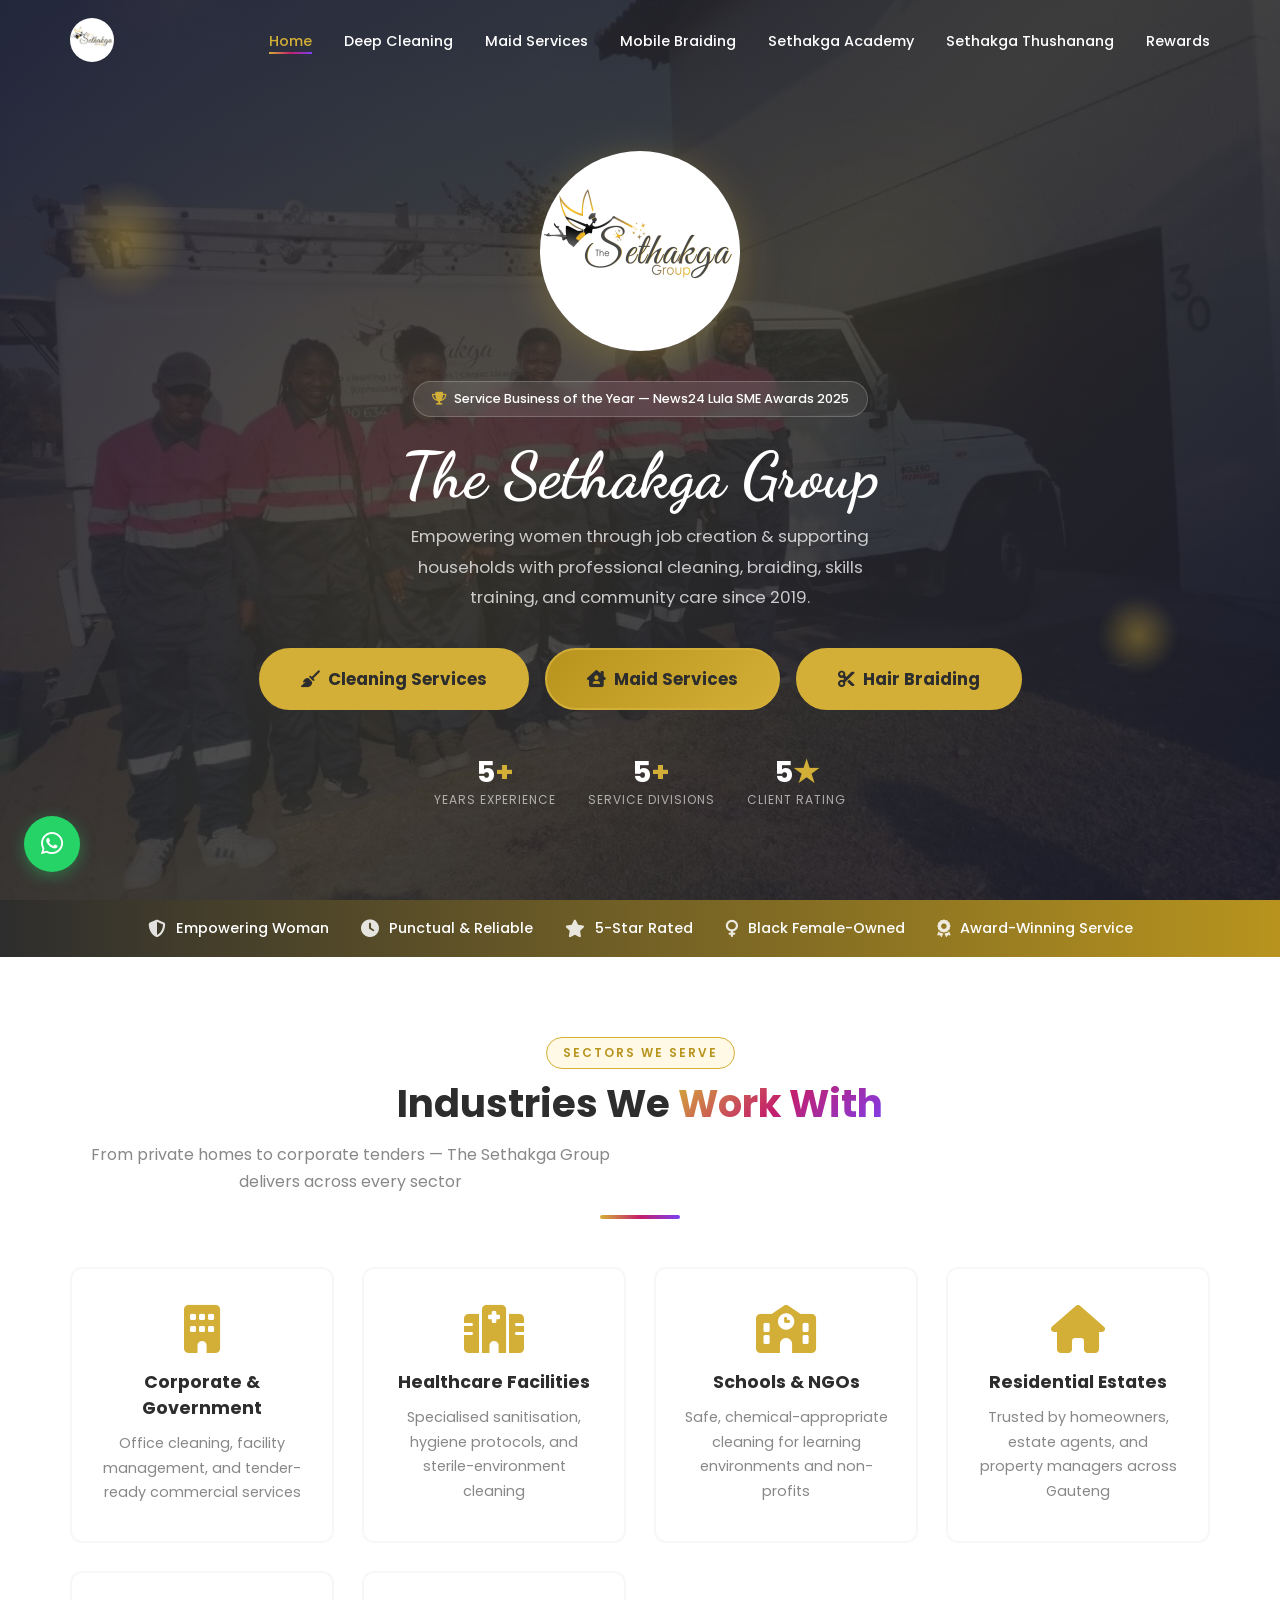
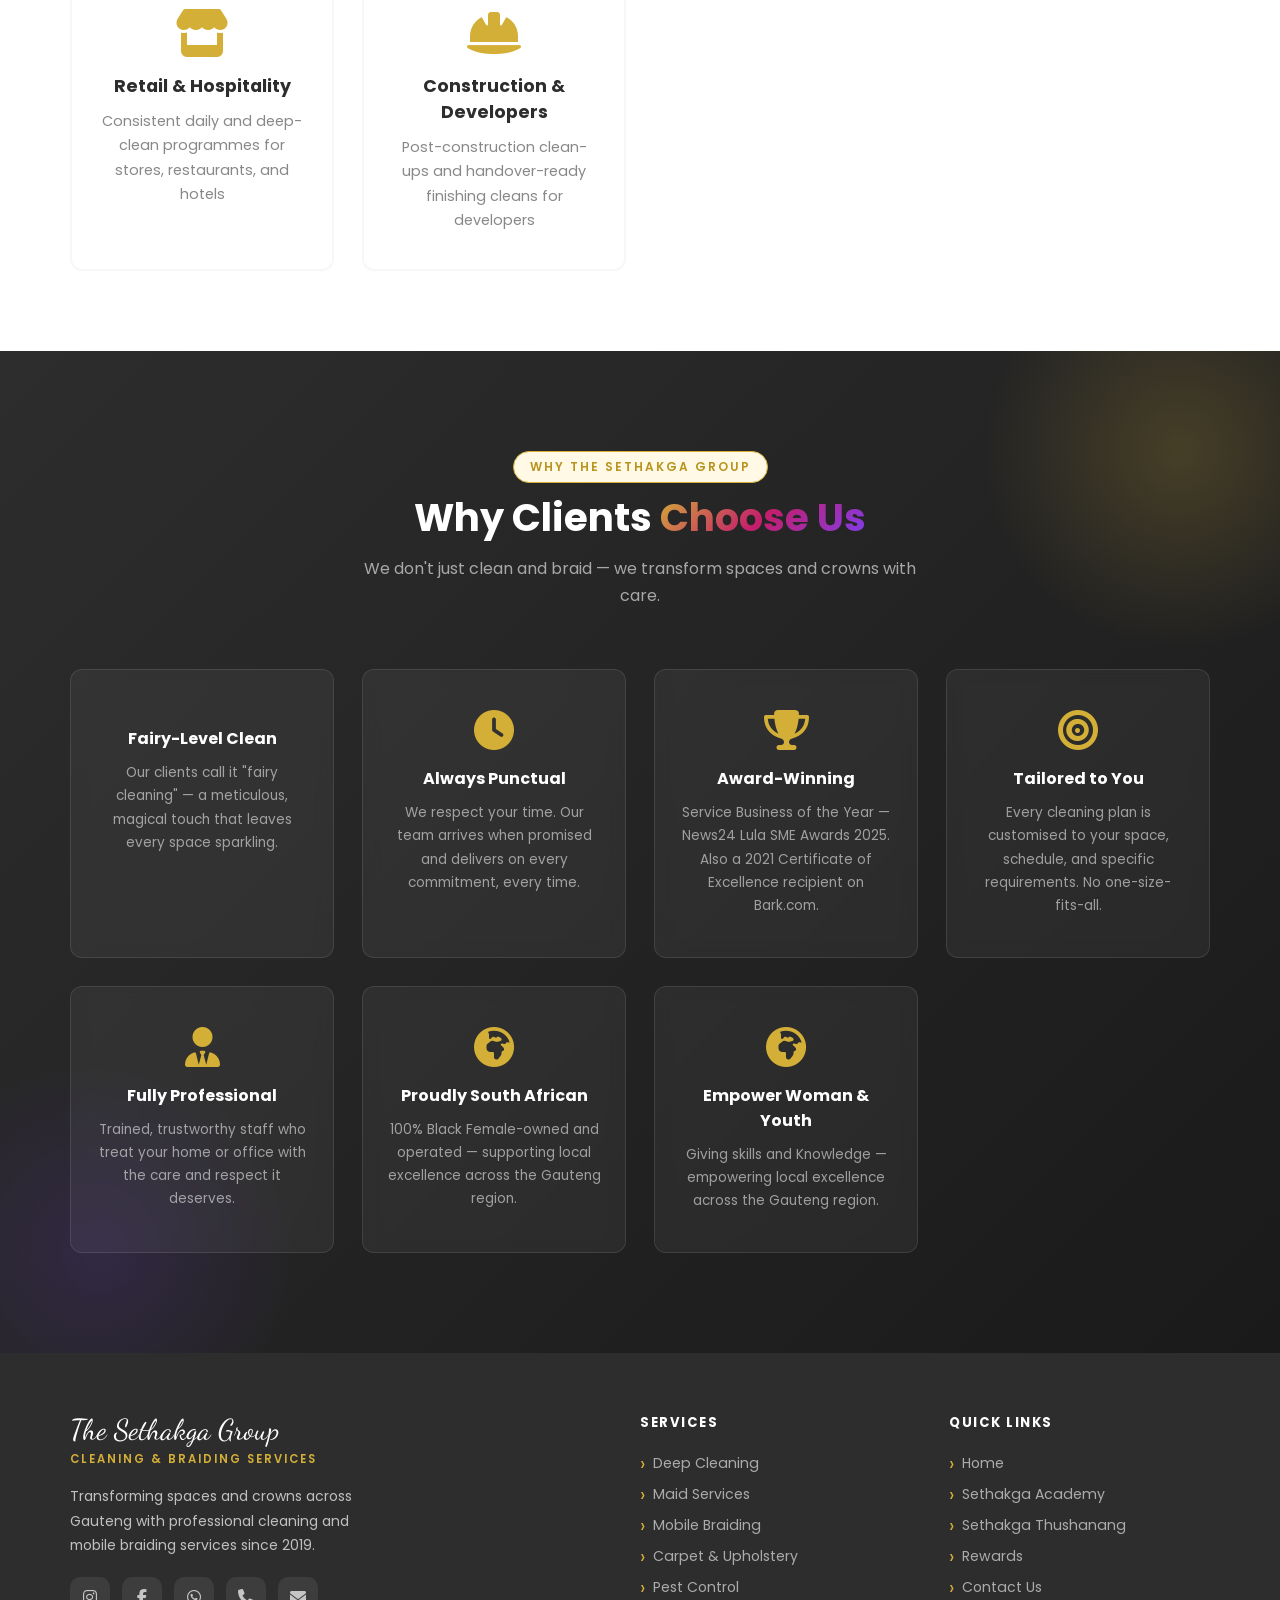
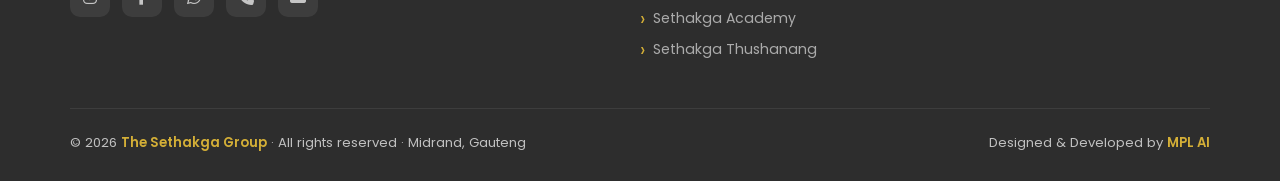
<file: index.html>
<!DOCTYPE html>
<html lang="en">
<head>
  <meta charset="UTF-8" />
  <meta name="viewport" content="width=device-width, initial-scale=1.0" />
  <title>The Sethakga Group | Cleaning & Braiding Services</title>
  <meta name="description" content="100% Black Female-owned business based in Midrand. Professional cleaning and mobile braiding (Sethakga HAIR) — maid services, carpet steaming, box braids, boho braids, and more across Gauteng." />

  <!-- Google Fonts -->
  <link rel="preconnect" href="https://fonts.googleapis.com" />
  <link rel="preconnect" href="https://fonts.gstatic.com" crossorigin />
  <link href="https://fonts.googleapis.com/css2?family=Dancing+Script:wght@700&family=Poppins:wght@300;400;500;600;700&display=swap" rel="stylesheet" />

  <!-- Font Awesome Icons -->
  <link rel="stylesheet" href="https://cdnjs.cloudflare.com/ajax/libs/font-awesome/6.5.0/css/all.min.css" />

  <!-- Shared Styles -->
  <link rel="stylesheet" href="styles.css" />
</head>
<body>

  <!-- ==================== NAVBAR ==================== -->
  <nav id="navbar">
    <div class="container">
      <div class="nav-inner">
        <a href="index.html" class="nav-logo">
          <div class="logo-icon">
            <img src="images/The Sethakga Group logo.jpeg" alt="Sethakga Fairy" class="logo-fairy">
          </div>
          <!-- <div class="logo-text">
            <div class="logo-name">The Sethakga Group</div>
          </div> -->
        </a>

        <ul class="nav-links">
          <li><a href="index.html" class="active">Home</a></li>
          <li><a href="cleaning.html">Deep Cleaning</a></li>
          <li><a href="maid.html">Maid Services</a></li>
          <li><a href="hair.html">Mobile Braiding</a></li>
          <li><a href="academy.html">Sethakga Academy</a></li>
          <li><a href="thushanang.html">Sethakga Thushanang</a></li>
          <li><a href="rewards.html">Rewards</a></li>
        </ul>        

        <button class="hamburger" id="hamburger" aria-label="Menu">
          <span></span>
          <span></span>
          <span></span>
        </button>
      </div>
    </div>
  </nav>

  <!-- Mobile Navigation -->
  <div class="mobile-nav" id="mobileNav">
    <a href="index.html" class="mobile-link">Home</a>
    <a href="cleaning.html" class="mobile-link">Deep Cleaning</a>
    <a href="maid.html" class="mobile-link">Maid Services</a>
    <a href="hair.html" class="mobile-link">Mobile Braiding</a>
    <a href="academy.html" class="mobile-link">Sethakga Academy</a>
    <a href="thushanang.html" class="mobile-link">Sethakga Thushanang</a>
    <a href="rewards.html" class="mobile-link"><i class="fas fa-gift"></i> Rewards</a>
    <a href="contact.html" class="mobile-link"><i class="fas fa-calendar-check"></i> Book Now</a>
    <!-- <a href="pricing.html" class="mobile-link">Pricing</a> -->
    <!-- <a href="contact.html" class="mobile-link">
      <i class="fas fa-calendar-check"></i> Contact &amp; Book
    </a> -->
  </div>

  <!-- ==================== HERO ==================== -->
  <section id="hero">
    <div class="hero-bg-shapes"></div>
    <div class="container">
      <div class="hero-content-center">
        <!-- Animated Fairy Logo -->
        <div class="hero-fairy-animated">
          <img src="images/The Sethakga Group logo.jpeg" alt="The Sethakga Group" class="fairy-bounce" />
        </div>

        <!-- Award badge -->
        <div class="hero-badge">
          <i class="fas fa-trophy"></i>
          Service Business of the Year &mdash; News24 Lula SME Awards 2025
        </div>

        <!-- Hero Title -->
        <h1 class="hero-heading">The Sethakga <span>Group</span></h1>
        <p class="hero-desc">
          Empowering women through job creation &amp; supporting households with professional cleaning, braiding, skills training, and community care since 2019.
        </p> 

        <!-- Two CTA Buttons -->
        <div class="hero-actions">
          <a href="cleaning.html" class="btn btn-primary btn-large btn-hero-cleaning">
            <i class="fas fa-broom"></i> Cleaning Services
          </a>
          <a href="maid.html" class="btn btn-primary btn-large" style="background:linear-gradient(135deg,#B8941E,#D4AF37);">
            <i class="fas fa-house-chimney-user"></i> Maid Services
          </a>
          <a href="hair.html" class="btn btn-primary btn-large btn-hero-hair">
            <i class="fas fa-scissors"></i> Hair Braiding
          </a>
        </div>

        <!-- Stats -->
        <div class="hero-stats">
          <div class="stat-item">
            <div class="stat-number">5<span>+</span></div>
            <div class="stat-label">Years Experience</div>
          </div>
          <div class="stat-item">
            <div class="stat-number">5<span>+</span></div>
            <div class="stat-label">Service Divisions</div>
          </div>
          <div class="stat-item">
            <div class="stat-number">5<span>★</span></div>
            <div class="stat-label">Client Rating</div>
          </div>
        </div>
      </div>
    </div>
  </section>

  <!-- ==================== TRUST BAR ==================== -->
  <div id="trust-bar">
    <div class="container">
      <div class="trust-items">
        <div class="trust-item"><i class="fas fa-shield-halved"></i> Empowering Woman</div>
        <div class="trust-item"><i class="fas fa-clock"></i> Punctual &amp; Reliable</div>
        <div class="trust-item"><i class="fas fa-star"></i> 5-Star Rated</div>
        <div class="trust-item"><i class="fas fa-venus"></i> Black Female-Owned</div>
        <div class="trust-item"><i class="fas fa-award"></i> Award-Winning Service</div>
      </div>
    </div>
  </div>

  <!-- ==================== OUR PARTNERS ==================== -->
  <section id="partners" style="padding: 80px 0; background: var(--white);">
    <div class="container">
      <div class="section-header-branded text-center">
        <span class="section-tag">Sectors We Serve</span>
        <h2 class="section-title">Industries We <span>Work With</span></h2>
        <p class="section-subtitle">
          From private homes to corporate tenders — The Sethakga Group delivers across every sector
        </p>
      </div>

      <div class="partners-grid">
        <div class="partner-card fade-up">
          <div class="partner-icon"><i class="fas fa-building"></i></div>
          <h3>Corporate &amp; Government</h3>
          <p>Office cleaning, facility management, and tender-ready commercial services</p>
        </div>

        <div class="partner-card fade-up">
          <div class="partner-icon"><i class="fas fa-hospital"></i></div>
          <h3>Healthcare Facilities</h3>
          <p>Specialised sanitisation, hygiene protocols, and sterile-environment cleaning</p>
        </div>

        <div class="partner-card fade-up">
          <div class="partner-icon"><i class="fas fa-school"></i></div>
          <h3>Schools &amp; NGOs</h3>
          <p>Safe, chemical-appropriate cleaning for learning environments and non-profits</p>
        </div>

        <div class="partner-card fade-up">
          <div class="partner-icon"><i class="fas fa-house"></i></div>
          <h3>Residential Estates</h3>
          <p>Trusted by homeowners, estate agents, and property managers across Gauteng</p>
        </div>

        <div class="partner-card fade-up">
          <div class="partner-icon"><i class="fas fa-store"></i></div>
          <h3>Retail &amp; Hospitality</h3>
          <p>Consistent daily and deep-clean programmes for stores, restaurants, and hotels</p>
        </div>

        <div class="partner-card fade-up">
          <div class="partner-icon"><i class="fas fa-hard-hat"></i></div>
          <h3>Construction &amp; Developers</h3>
          <p>Post-construction clean-ups and handover-ready finishing cleans for developers</p>
        </div>
      </div>

  
    </div>
  </section>

  <!-- ==================== WHY CHOOSE US ==================== -->
  <section id="why">
    <div class="container">
      <div class="why-header">
        <span class="section-tag">Why The Sethakga Group</span>
        <h2 class="section-title">Why Clients <span>Choose Us</span></h2>
        <p class="section-subtitle">
          We don't just clean and braid — we transform spaces and crowns with care.
        </p>
      </div>

      <div class="why-grid">
        <div class="why-card fade-up">
          <span class="why-icon"><i class="fas fa-sparkles"></i></span>
          <h3>Fairy-Level Clean</h3>
          <p>Our clients call it "fairy cleaning" — a meticulous, magical touch that leaves every space sparkling.</p>
        </div>

        <div class="why-card fade-up">
          <span class="why-icon"><i class="fas fa-clock"></i></span>
          <h3>Always Punctual</h3>
          <p>We respect your time. Our team arrives when promised and delivers on every commitment, every time.</p>
        </div>

        <div class="why-card fade-up">
          <span class="why-icon"><i class="fas fa-trophy"></i></span>
          <h3>Award-Winning</h3>
          <p>Service Business of the Year — News24 Lula SME Awards 2025. Also a 2021 Certificate of Excellence recipient on Bark.com.</p>
        </div>

        <div class="why-card fade-up">
          <span class="why-icon"><i class="fas fa-bullseye"></i></span>
          <h3>Tailored to You</h3>
          <p>Every cleaning plan is customised to your space, schedule, and specific requirements. No one-size-fits-all.</p>
        </div>

        <div class="why-card fade-up">
          <span class="why-icon"><i class="fas fa-user-tie"></i></span>
          <h3>Fully Professional</h3>
          <p>Trained, trustworthy staff who treat your home or office with the care and respect it deserves.</p>
        </div>

        <div class="why-card fade-up">
          <span class="why-icon"><i class="fas fa-earth-africa"></i></span>
          <h3>Proudly South African</h3>
          <p>100% Black Female-owned and operated — supporting local excellence across the Gauteng region.</p>
        </div>
        <div class="why-card fade-up">
          <span class="why-icon"><i class="fas fa-earth-africa"></i></span>
          <h3>Empower Woman & Youth</h3>
          <p>Giving skills and Knowledge — empowering local excellence across the Gauteng region.</p>
        </div>
      </div>
    </div>
  </section>

  <!-- ==================== FOOTER ==================== -->
  <footer>
    <div class="container">
      <div class="footer-grid">
        <div class="footer-brand">
          <div class="fb-name">The Sethakga Group</div>
          <div class="fb-sub">Cleaning & Braiding Services</div>
          <p>Transforming spaces and crowns across Gauteng with professional
             cleaning and mobile braiding services since 2019.</p>
          <div class="social-links">
            <a href="https://www.instagram.com/sethakga.cleaning.company" target="_blank" rel="noopener noreferrer"
               class="social-link" aria-label="Instagram">
              <i class="fab fa-instagram"></i>
            </a>
            <a href="https://www.facebook.com/sethakga.cleaning.company" target="_blank" rel="noopener noreferrer"
               class="social-link" aria-label="Facebook">
              <i class="fab fa-facebook-f"></i>
            </a>
            <a href="https://wa.me/27729249068" target="_blank" rel="noopener noreferrer"
               class="social-link" aria-label="WhatsApp">
              <i class="fab fa-whatsapp"></i>
            </a>
            <a href="tel:0106345557" class="social-link" aria-label="Phone">
              <i class="fas fa-phone"></i>
            </a>
            <a href="mailto:Admin@sethakga.co.za" class="social-link" aria-label="Email">
              <i class="fas fa-envelope"></i>
            </a>
          </div>
        </div>

        <div class="footer-col">
          <h4>Services</h4>
          <ul>
            <li><a href="cleaning.html">Deep Cleaning</a></li>
            <li><a href="maid.html">Maid Services</a></li>
            <li><a href="hair.html">Mobile Braiding</a></li>
            <li><a href="cleaning.html">Carpet &amp; Upholstery</a></li>
            <li><a href="cleaning.html">Pest Control</a></li>
            <li><a href="academy.html">Sethakga Academy</a></li>
            <li><a href="thushanang.html">Sethakga Thushanang</a></li>
          </ul>
        </div>

        <div class="footer-col">
          <h4>Quick Links</h4>
          <ul>
            <li><a href="index.html">Home</a></li>
            <li><a href="academy.html">Sethakga Academy</a></li>
            <li><a href="thushanang.html">Sethakga Thushanang</a></li>
            <li><a href="rewards.html">Rewards</a></li>
            <li><a href="contact.html">Contact Us</a></li>
          </ul>
        </div>
      </div>

      <div class="footer-bottom">
        <div>
          &copy; 2026 <span>The Sethakga Group</span> &middot; All rights reserved &middot;
          Midrand, Gauteng
        </div>
        <div>
          Designed &amp; Developed by <a href="https://www.mplai.co.za" target="_blank" rel="noopener noreferrer"><span>MPL AI</span></a>
        </div>
      
      </div>
    </div>
  </footer>

  <!-- WhatsApp Float -->
  <a href="https://wa.me/27729249068" target="_blank" rel="noopener noreferrer"
     class="whatsapp-float" aria-label="Chat on WhatsApp">
    <i class="fab fa-whatsapp"></i>
  </a>

  <!-- Back to Top -->
  <button id="back-top" aria-label="Back to top">
    <i class="fas fa-chevron-up"></i>
  </button>

  <!-- ==================== JAVASCRIPT ==================== -->
  <script src="main.js"></script>
</body>
</html>
</file>
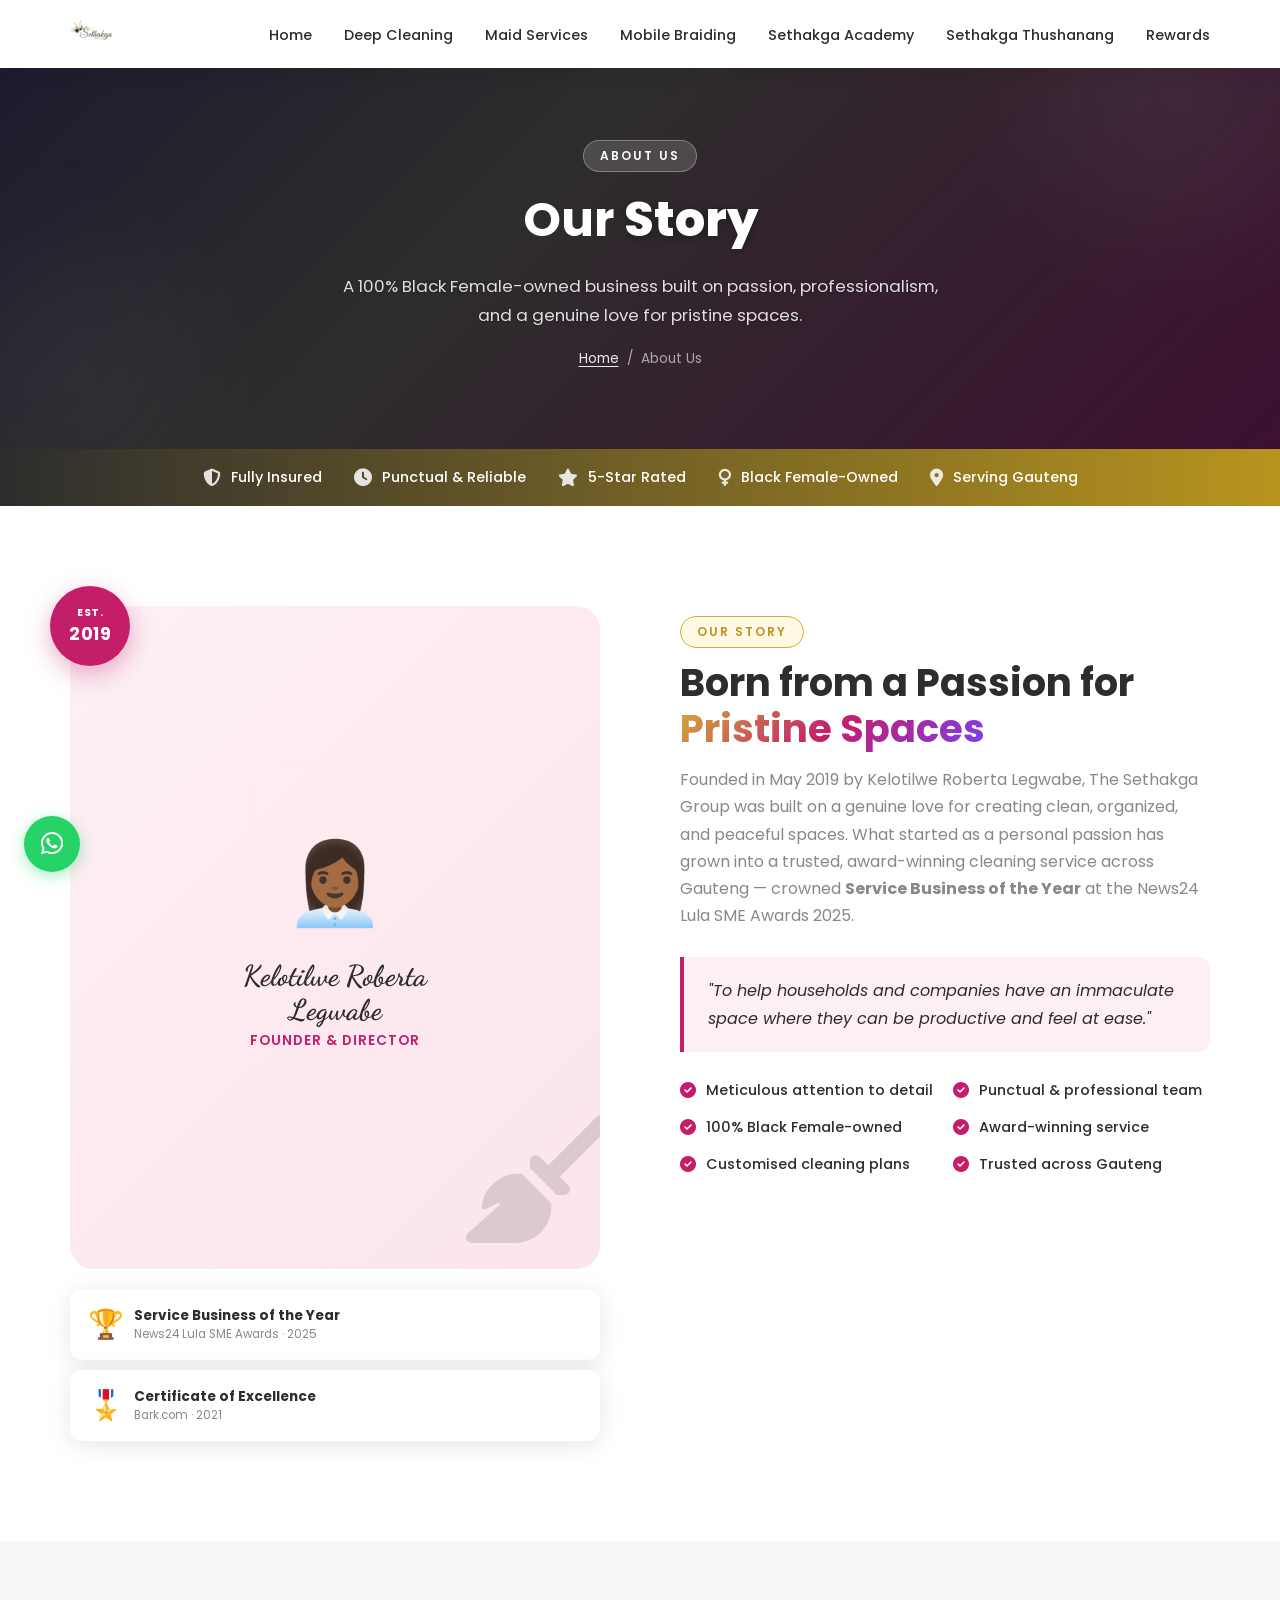
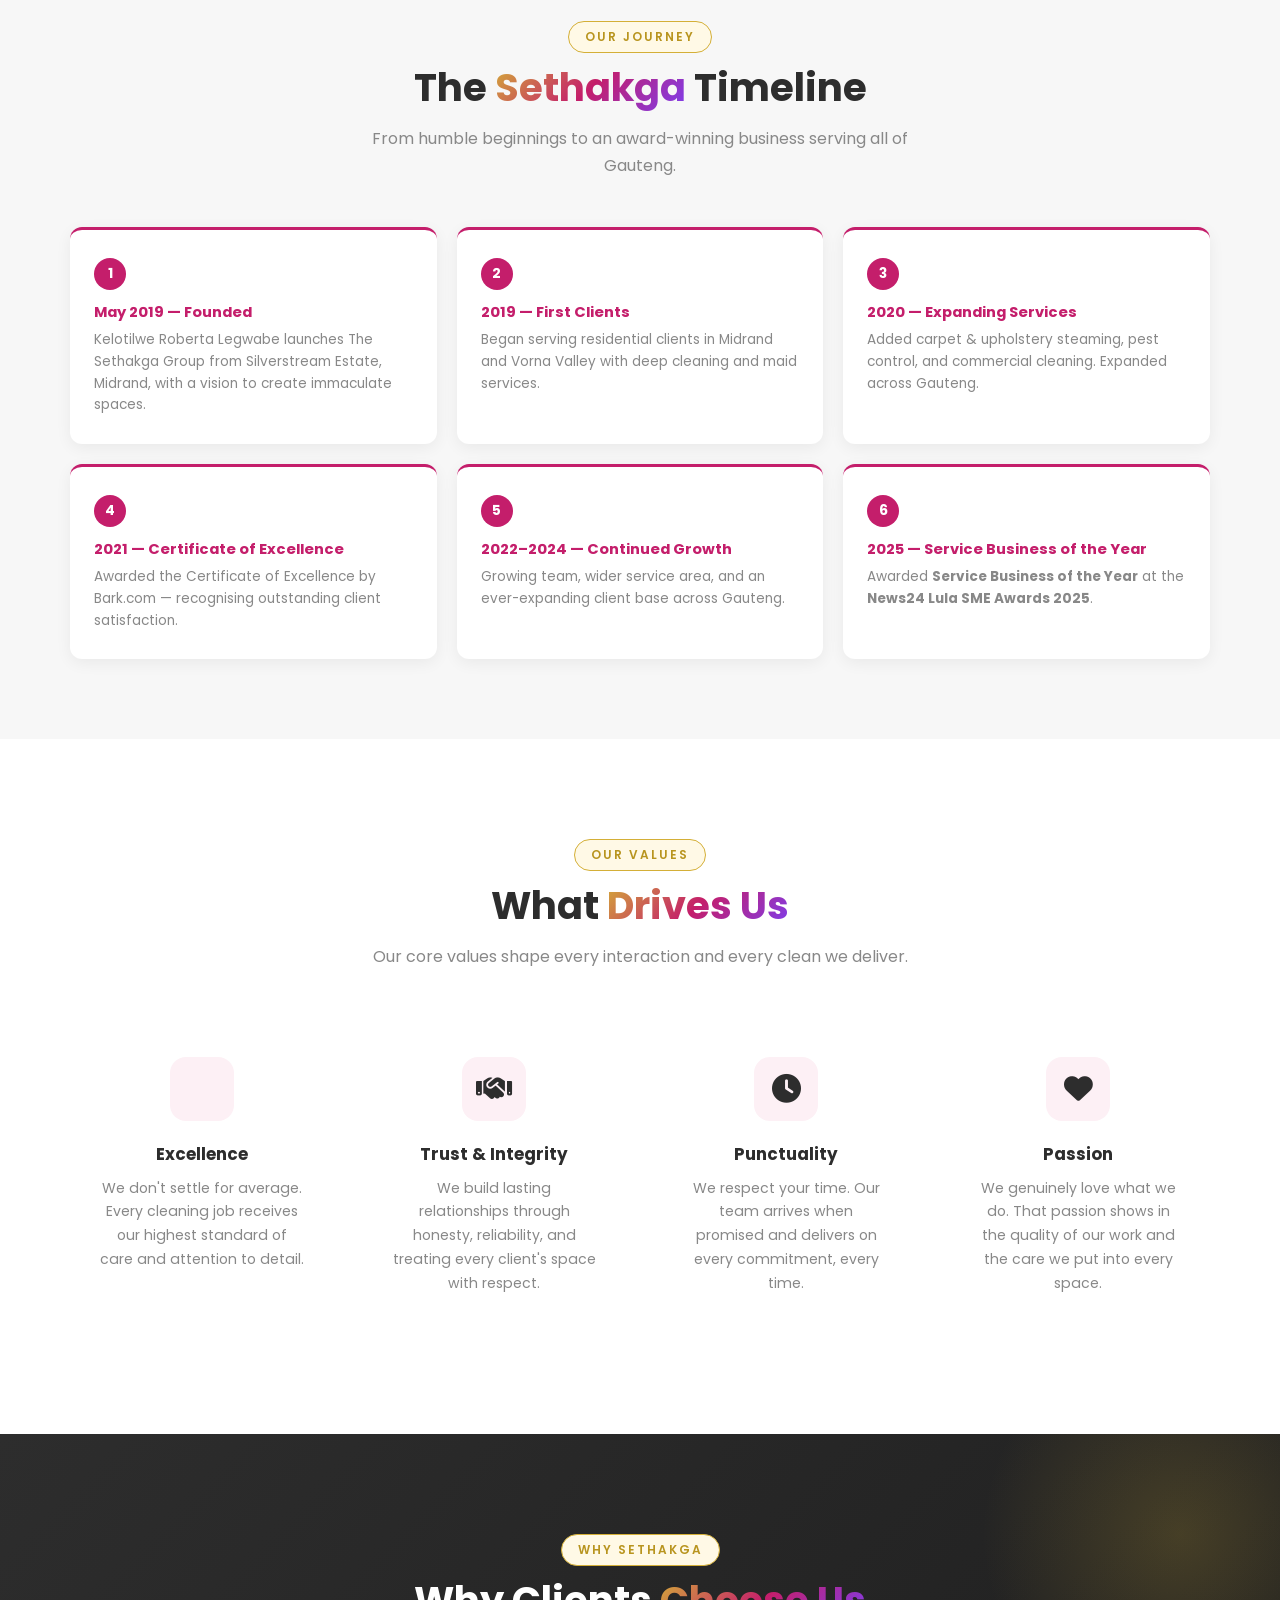
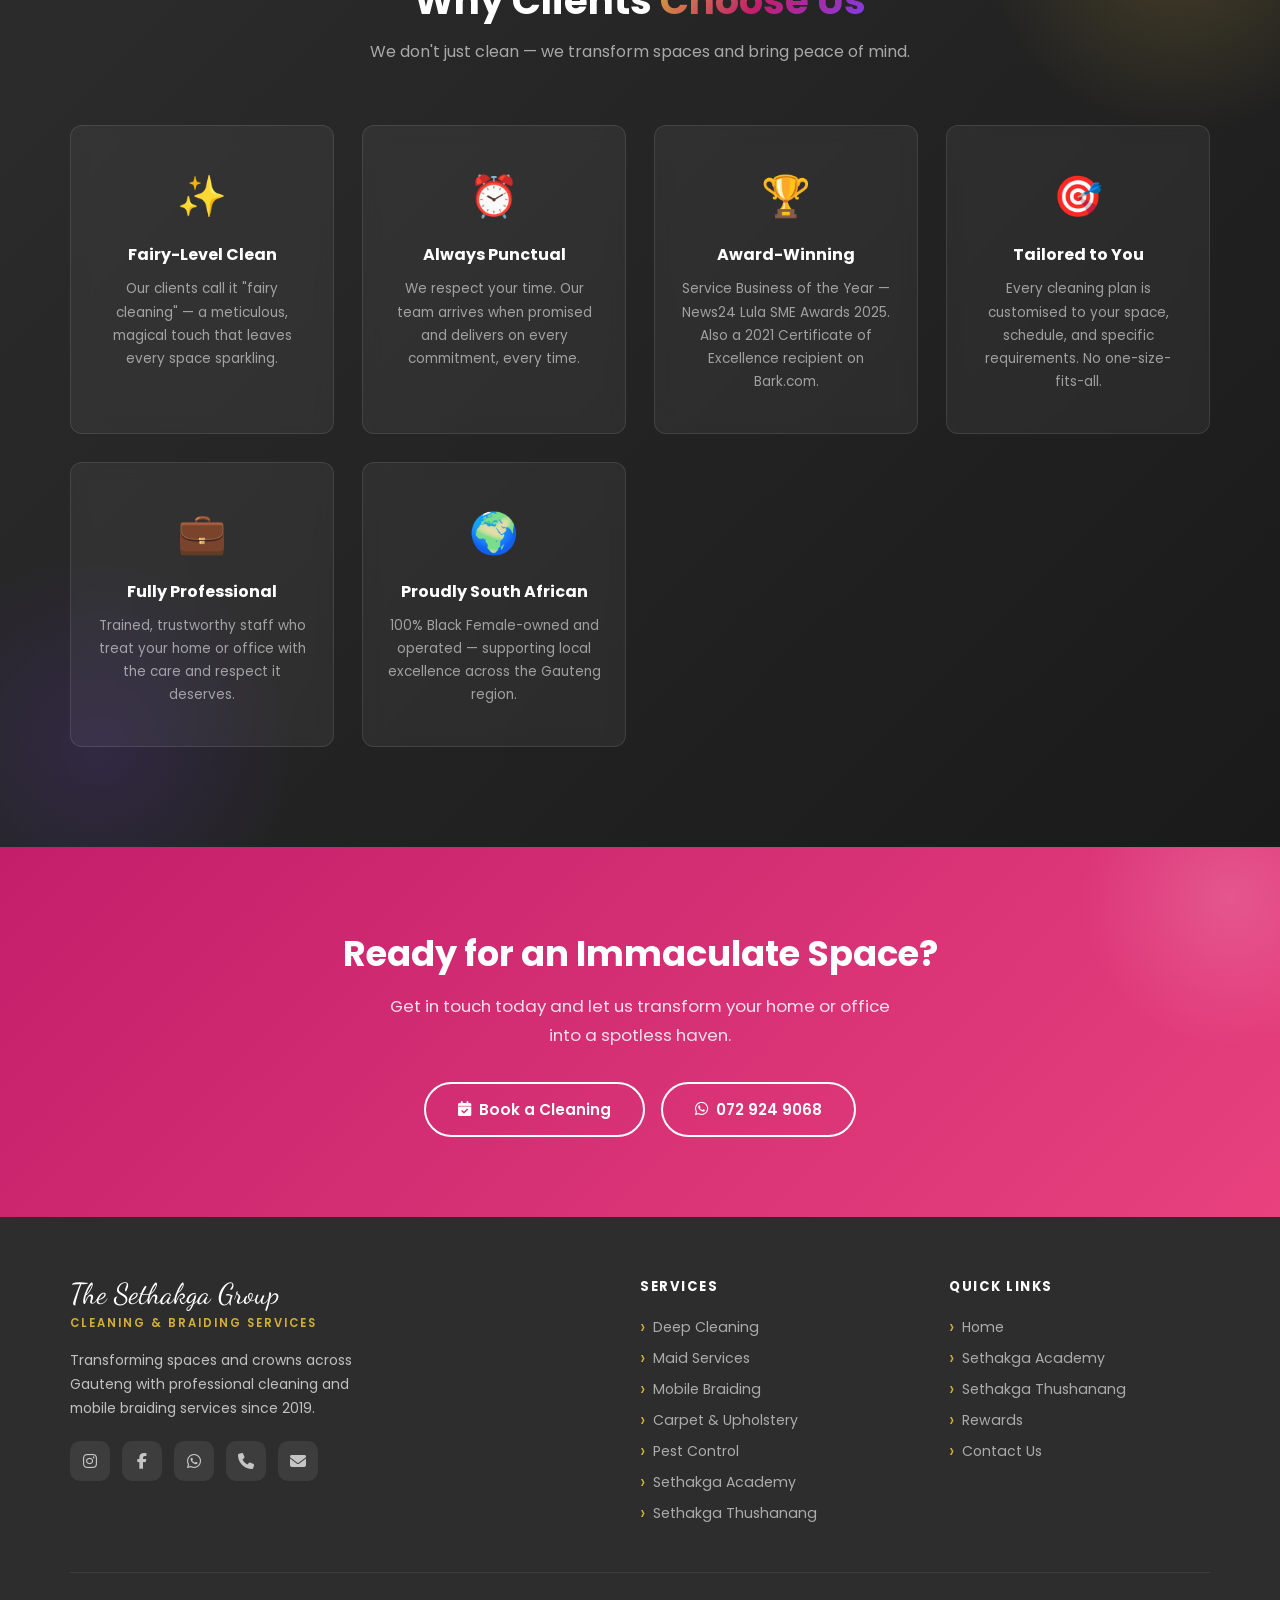
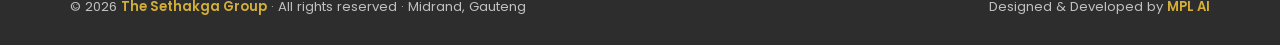
<file: about.html>
<!DOCTYPE html>
<html lang="en">
<head>
  <meta charset="UTF-8" />
  <meta name="viewport" content="width=device-width, initial-scale=1.0" />
  <title>About Us | The Sethakga Group</title>
  <meta name="description" content="Learn about The Sethakga Group — a 100% Black Female-owned cleaning and braiding business founded in 2019 by Kelotilwe Roberta Legwabe. Based in Midrand, Gauteng." />

  <link rel="preconnect" href="https://fonts.googleapis.com" />
  <link rel="preconnect" href="https://fonts.gstatic.com" crossorigin />
  <link href="https://fonts.googleapis.com/css2?family=Dancing+Script:wght@700&family=Poppins:wght@300;400;500;600;700&display=swap" rel="stylesheet" />
  <link rel="stylesheet" href="https://cdnjs.cloudflare.com/ajax/libs/font-awesome/6.5.0/css/all.min.css" />
  <link rel="stylesheet" href="styles.css" />
</head>
<body>

  <!-- ==================== NAVBAR ==================== -->
  <nav id="navbar" class="nav-solid">
    <div class="container">
      <div class="nav-inner">
        <a href="index.html" class="nav-logo">
          <div class="logo-icon">
            <img src="images/The Sethakga Group logo.jpeg" alt="Sethakga" class="logo-fairy">
          </div>
        </a>

        <ul class="nav-links">
          <li><a href="index.html">Home</a></li>
          <li><a href="cleaning.html">Deep Cleaning</a></li>
          <li><a href="maid.html">Maid Services</a></li>
          <li><a href="hair.html">Mobile Braiding</a></li>
          <li><a href="academy.html">Sethakga Academy</a></li>
          <li><a href="thushanang.html">Sethakga Thushanang</a></li>
          <li><a href="rewards.html">Rewards</a></li>
        </ul>        

        <button class="hamburger" id="hamburger" aria-label="Menu">
          <span></span>
          <span></span>
          <span></span>
        </button>
      </div>
    </div>
  </nav>

  <div class="mobile-nav" id="mobileNav">
    <a href="index.html" class="mobile-link">Home</a>
    <a href="cleaning.html" class="mobile-link">Deep Cleaning</a>
    <a href="maid.html" class="mobile-link">Maid Services</a>
    <a href="hair.html" class="mobile-link">Mobile Braiding</a>
    <a href="academy.html" class="mobile-link">Sethakga Academy</a>
    <a href="thushanang.html" class="mobile-link">Sethakga Thushanang</a>
    <a href="rewards.html" class="mobile-link"><i class="fas fa-gift"></i> Rewards</a>
    <a href="contact.html" class="mobile-link"><i class="fas fa-calendar-check"></i> Book Now</a>
  </div>

  <!-- ==================== PAGE HERO ==================== -->
  <section class="page-hero">
    <div class="container">
      <span class="section-tag">About Us</span>
      <h1 class="page-hero-title">Our <span>Story</span></h1>
      <p class="page-hero-desc">
        A 100% Black Female-owned business built on passion, 
        professionalism, and a genuine love for pristine spaces.
      </p>
      <div class="breadcrumb">
        <a href="index.html">Home</a>
        <span>/</span>
        <span>About Us</span>
      </div>
    </div>
  </section>

  <!-- ==================== TRUST BAR ==================== -->
  <div id="trust-bar">
    <div class="container">
      <div class="trust-items">
        <div class="trust-item"><i class="fas fa-shield-halved"></i> Fully Insured</div>
        <div class="trust-item"><i class="fas fa-clock"></i> Punctual &amp; Reliable</div>
        <div class="trust-item"><i class="fas fa-star"></i> 5-Star Rated</div>
        <div class="trust-item"><i class="fas fa-venus"></i> Black Female-Owned</div>
        <div class="trust-item"><i class="fas fa-map-marker-alt"></i> Serving Gauteng</div>
      </div>
    </div>
  </div>

  <!-- ==================== ABOUT FULL ==================== -->
  <section id="about" style="padding: 100px 0; background: var(--white);">
    <div class="container">
      <div class="about-grid">
        <!-- Visual -->
        <div class="about-visual-col">
          <div class="about-image-wrap">
            <div class="about-image-bg">
              <div class="big-icon"><i class="fas fa-broom"></i></div>
              <div class="about-image-content">
                <span class="founder-icon">👩🏾‍💼</span>
                <h3>Kelotilwe Roberta<br/>Legwabe</h3>
                <p>Founder &amp; Director</p>
              </div>
            </div>
            <div class="about-founded">
              <span>Est.</span>
              <strong>2019</strong>
            </div>
          </div>

          <div class="about-awards">
            <div class="about-badge-card">
              <div class="bc-icon">🏆</div>
              <div class="bc-text">
                <div class="bc-title">Service Business of the Year</div>
                <div class="bc-sub">News24 Lula SME Awards · 2025</div>
              </div>
            </div>
            <div class="about-badge-card">
              <div class="bc-icon">🎖️</div>
              <div class="bc-text">
                <div class="bc-title">Certificate of Excellence</div>
                <div class="bc-sub">Bark.com · 2021</div>
              </div>
            </div>
          </div>
        </div>

        <!-- Content -->
        <div class="about-content">
          <span class="section-tag">Our Story</span>
          <h2 class="section-title">Born from a Passion for<br/><span>Pristine Spaces</span></h2>
          <p class="section-subtitle">
            Founded in May 2019 by Kelotilwe Roberta Legwabe, The Sethakga Group
            was built on a genuine love for creating clean, organized, and peaceful spaces.
            What started as a personal passion has grown into a trusted, award-winning
            cleaning service across Gauteng — crowned
            <strong>Service Business of the Year</strong> at the News24 Lula SME Awards 2025.
          </p>

          <blockquote class="about-mission">
            "To help households and companies have an immaculate space
            where they can be productive and feel at ease."
          </blockquote>

          <div class="about-features">
            <div class="about-feat"><i class="fas fa-check-circle"></i> Meticulous attention to detail</div>
            <div class="about-feat"><i class="fas fa-check-circle"></i> Punctual &amp; professional team</div>
            <div class="about-feat"><i class="fas fa-check-circle"></i> 100% Black Female-owned</div>
            <div class="about-feat"><i class="fas fa-check-circle"></i> Award-winning service</div>
            <div class="about-feat"><i class="fas fa-check-circle"></i> Customised cleaning plans</div>
            <div class="about-feat"><i class="fas fa-check-circle"></i> Trusted across Gauteng</div>
          </div>
        </div>
      </div>
    </div>
  </section>

  <!-- ==================== COMPANY JOURNEY ==================== -->
  <section style="padding: 80px 0; background: var(--grey-light);">
    <div class="container">
      <div style="text-align: center; margin-bottom: 48px;">
        <span class="section-tag">Our Journey</span>
        <h2 class="section-title">The <span>Sethakga</span> Timeline</h2>
        <p class="section-subtitle" style="margin: 0 auto;">
          From humble beginnings to an award-winning business serving all of Gauteng.
        </p>
      </div>

      <div class="journey-grid">
        <div class="journey-card fade-up">
          <span class="journey-num">1</span>
          <h4>May 2019 — Founded</h4>
          <p>Kelotilwe Roberta Legwabe launches The Sethakga Group from Silverstream Estate, Midrand, with a vision to create immaculate spaces.</p>
        </div>

        <div class="journey-card fade-up">
          <span class="journey-num">2</span>
          <h4>2019 — First Clients</h4>
          <p>Began serving residential clients in Midrand and Vorna Valley with deep cleaning and maid services.</p>
        </div>

        <div class="journey-card fade-up">
          <span class="journey-num">3</span>
          <h4>2020 — Expanding Services</h4>
          <p>Added carpet &amp; upholstery steaming, pest control, and commercial cleaning. Expanded across Gauteng.</p>
        </div>

        <div class="journey-card fade-up">
          <span class="journey-num">4</span>
          <h4>2021 — Certificate of Excellence</h4>
          <p>Awarded the Certificate of Excellence by Bark.com — recognising outstanding client satisfaction.</p>
        </div>

        <div class="journey-card fade-up">
          <span class="journey-num">5</span>
          <h4>2022–2024 — Continued Growth</h4>
          <p>Growing team, wider service area, and an ever-expanding client base across Gauteng.</p>
        </div>

        <div class="journey-card fade-up">
          <span class="journey-num">6</span>
          <h4>2025 — Service Business of the Year</h4>
          <p>Awarded <strong>Service Business of the Year</strong> at the <strong>News24 Lula SME Awards 2025</strong>.</p>
        </div>
      </div>
    </div>
  </section>

  <!-- ==================== OUR VALUES ==================== -->
  <section style="padding: 100px 0; background: var(--white);">
    <div class="container">
      <div style="text-align: center; margin-bottom: 16px;">
        <span class="section-tag">Our Values</span>
        <h2 class="section-title">What <span>Drives Us</span></h2>
        <p class="section-subtitle" style="margin: 0 auto;">
          Our core values shape every interaction and every clean we deliver.
        </p>
      </div>

      <div class="values-grid">
        <div class="value-card fade-up">
          <div class="value-icon"><i class="fas fa-sparkles"></i></div>
          <h3>Excellence</h3>
          <p>We don't settle for average. Every cleaning job receives our highest standard of care and attention to detail.</p>
        </div>

        <div class="value-card fade-up">
          <div class="value-icon"><i class="fas fa-handshake"></i></div>
          <h3>Trust &amp; Integrity</h3>
          <p>We build lasting relationships through honesty, reliability, and treating every client's space with respect.</p>
        </div>

        <div class="value-card fade-up">
          <div class="value-icon"><i class="fas fa-clock"></i></div>
          <h3>Punctuality</h3>
          <p>We respect your time. Our team arrives when promised and delivers on every commitment, every time.</p>
        </div>

        <div class="value-card fade-up">
          <div class="value-icon"><i class="fas fa-heart"></i></div>
          <h3>Passion</h3>
          <p>We genuinely love what we do. That passion shows in the quality of our work and the care we put into every space.</p>
        </div>
      </div>
    </div>
  </section>

  <!-- ==================== WHY CHOOSE US ==================== -->
  <section id="why">
    <div class="container">
      <div class="why-header">
        <span class="section-tag">Why Sethakga</span>
        <h2 class="section-title">Why Clients <span>Choose Us</span></h2>
        <p class="section-subtitle">
          We don't just clean — we transform spaces and bring peace of mind.
        </p>
      </div>

      <div class="why-grid">
        <div class="why-card fade-up">
          <span class="why-icon">✨</span>
          <h3>Fairy-Level Clean</h3>
          <p>Our clients call it "fairy cleaning" — a meticulous, magical touch that leaves every space sparkling.</p>
        </div>

        <div class="why-card fade-up">
          <span class="why-icon">⏰</span>
          <h3>Always Punctual</h3>
          <p>We respect your time. Our team arrives when promised and delivers on every commitment, every time.</p>
        </div>

        <div class="why-card fade-up">
          <span class="why-icon">🏆</span>
          <h3>Award-Winning</h3>
          <p>Service Business of the Year — News24 Lula SME Awards 2025. Also a 2021 Certificate of Excellence recipient on Bark.com.</p>
        </div>

        <div class="why-card fade-up">
          <span class="why-icon">🎯</span>
          <h3>Tailored to You</h3>
          <p>Every cleaning plan is customised to your space, schedule, and specific requirements. No one-size-fits-all.</p>
        </div>

        <div class="why-card fade-up">
          <span class="why-icon">💼</span>
          <h3>Fully Professional</h3>
          <p>Trained, trustworthy staff who treat your home or office with the care and respect it deserves.</p>
        </div>

        <div class="why-card fade-up">
          <span class="why-icon">🌍</span>
          <h3>Proudly South African</h3>
          <p>100% Black Female-owned and operated — supporting local excellence across the Gauteng region.</p>
        </div>
      </div>
    </div>
  </section>

  <!-- ==================== CTA ==================== -->
  <div class="cta-section">
    <div class="container">
      <h2>Ready for an Immaculate Space?</h2>
      <p>Get in touch today and let us transform your home or office into a spotless haven.</p>
      <div class="cta-actions">
        <a href="contact.html" class="btn btn-outline">
          <i class="fas fa-calendar-check"></i> Book a Cleaning
        </a>
        <a href="tel:0729249068" class="btn btn-outline">
          <i class="fab fa-whatsapp"></i> 072 924 9068
        </a>
      </div>
    </div>
  </div>

  <!-- ==================== FOOTER ==================== -->

  <footer>
    <div class="container">
      <div class="footer-grid">
        <div class="footer-brand">
          <div class="fb-name">The Sethakga Group</div>
          <div class="fb-sub">Cleaning &amp; Braiding Services</div>
          <p>Transforming spaces and crowns across Gauteng with professional
             cleaning and mobile braiding services since 2019.</p>
          <div class="social-links">
            <a href="https://www.instagram.com/sethakga.cleaning.company" target="_blank" rel="noopener noreferrer"
               class="social-link" aria-label="Instagram">
              <i class="fab fa-instagram"></i>
            </a>
            <a href="https://www.facebook.com/sethakga.cleaning.company" target="_blank" rel="noopener noreferrer"
               class="social-link" aria-label="Facebook">
              <i class="fab fa-facebook-f"></i>
            </a>
            <a href="https://wa.me/27729249068" target="_blank" rel="noopener noreferrer"
               class="social-link" aria-label="WhatsApp">
              <i class="fab fa-whatsapp"></i>
            </a>
            <a href="tel:0106345557" class="social-link" aria-label="Phone">
              <i class="fas fa-phone"></i>
            </a>
            <a href="mailto:Admin@sethakga.co.za" class="social-link" aria-label="Email">
              <i class="fas fa-envelope"></i>
            </a>
          </div>
        </div>

        <div class="footer-col">
          <h4>Services</h4>
          <ul>
            <li><a href="cleaning.html">Deep Cleaning</a></li>
            <li><a href="maid.html">Maid Services</a></li>
            <li><a href="hair.html">Mobile Braiding</a></li>
            <li><a href="cleaning.html">Carpet &amp; Upholstery</a></li>
            <li><a href="cleaning.html">Pest Control</a></li>
            <li><a href="academy.html">Sethakga Academy</a></li>
            <li><a href="thushanang.html">Sethakga Thushanang</a></li>
          </ul>
        </div>

        <div class="footer-col">
          <h4>Quick Links</h4>
          <ul>
            <li><a href="index.html">Home</a></li>
            <li><a href="academy.html">Sethakga Academy</a></li>
            <li><a href="thushanang.html">Sethakga Thushanang</a></li>
            <li><a href="rewards.html">Rewards</a></li>
            <li><a href="contact.html">Contact Us</a></li>
          </ul>
        </div>
      </div>

      <div class="footer-bottom">
        <div>
          &copy; 2026 <span>The Sethakga Group</span> &middot; All rights reserved &middot;
          Midrand, Gauteng
        </div>
        <div>
          Designed &amp; Developed by <a href="https://www.mplai.co.za" target="_blank" rel="noopener noreferrer"><span>MPL AI</span></a>
        </div>
      </div>
    </div>
  </footer>

  <!-- WhatsApp Float -->
  <a href="https://wa.me/27729249068" target="_blank" rel="noopener noreferrer"
     class="whatsapp-float" aria-label="Chat on WhatsApp">
    <i class="fab fa-whatsapp"></i>
  </a>

  <!-- Back to Top -->
  <button id="back-top" aria-label="Back to top">
    <i class="fas fa-chevron-up"></i>
  </button>

  <!-- ==================== JAVASCRIPT ==================== -->
  <script src="main.js"></script>
</body>
</html>
</file>
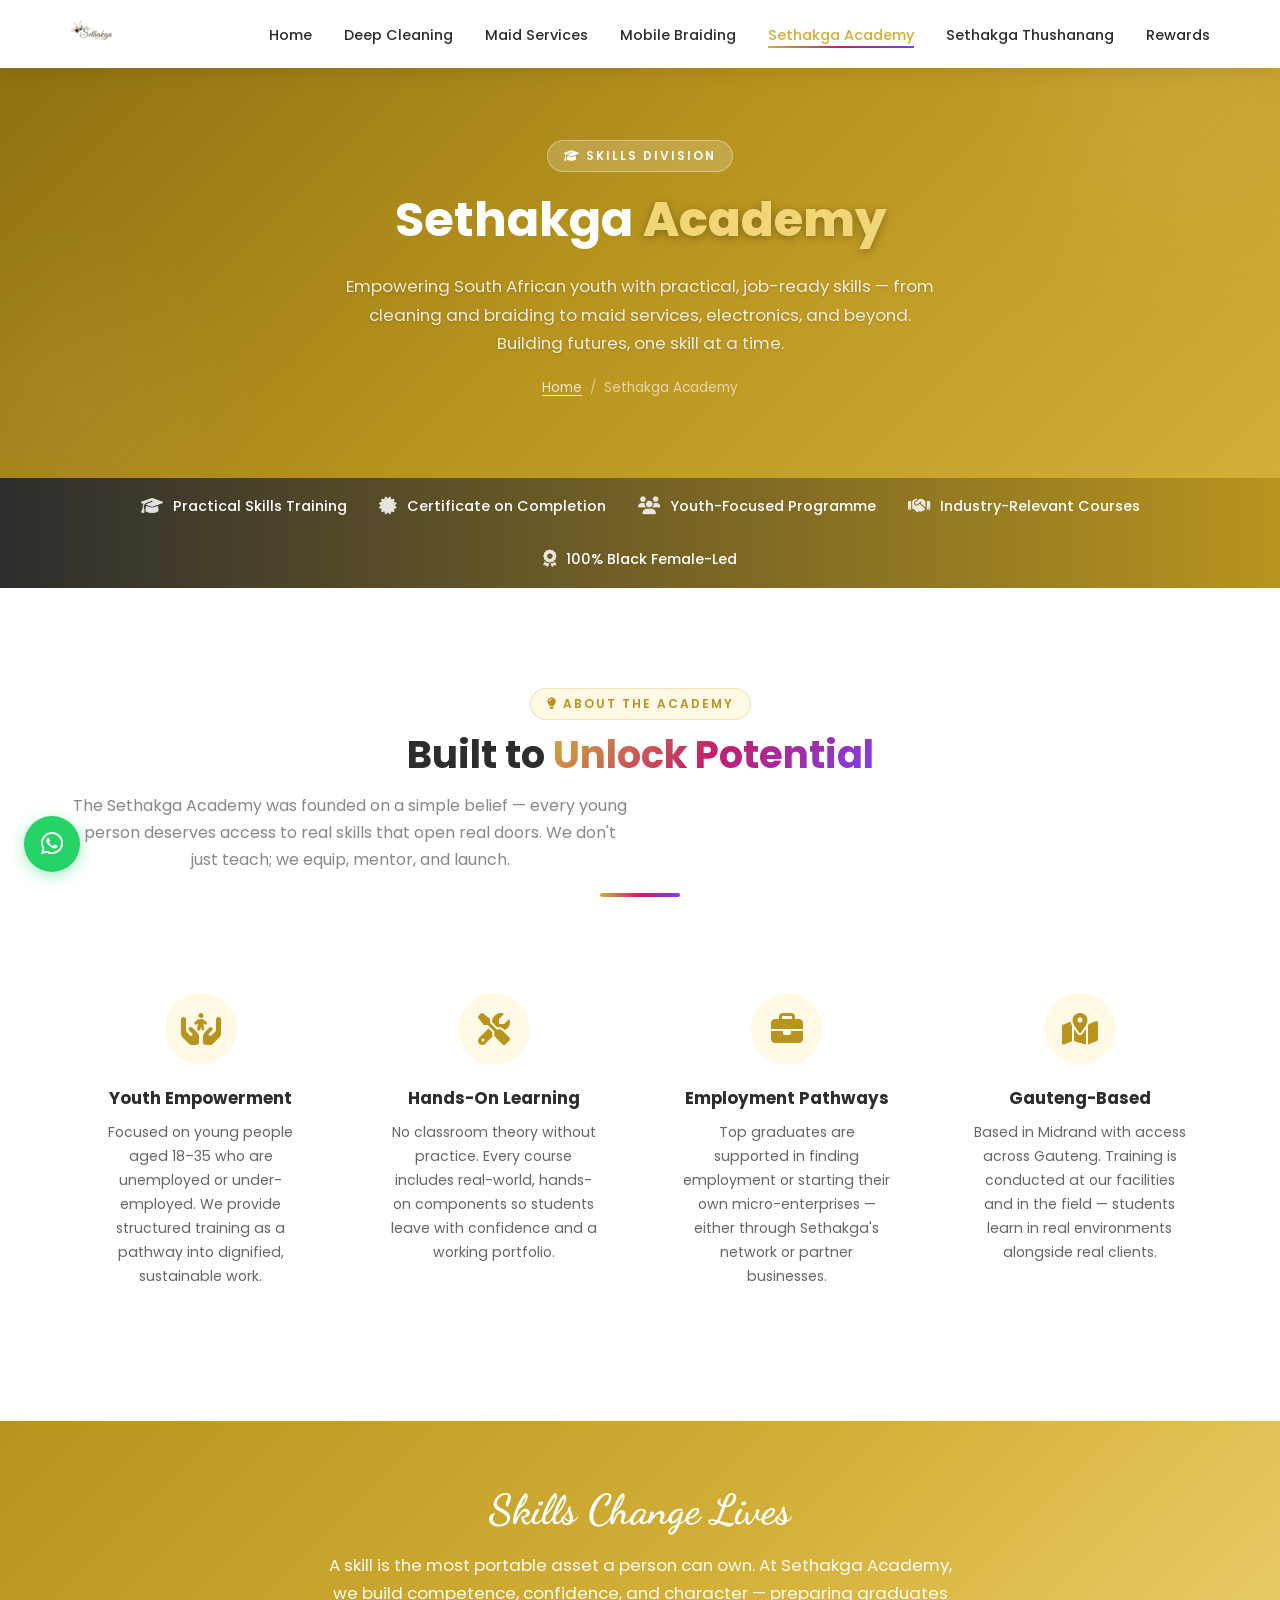
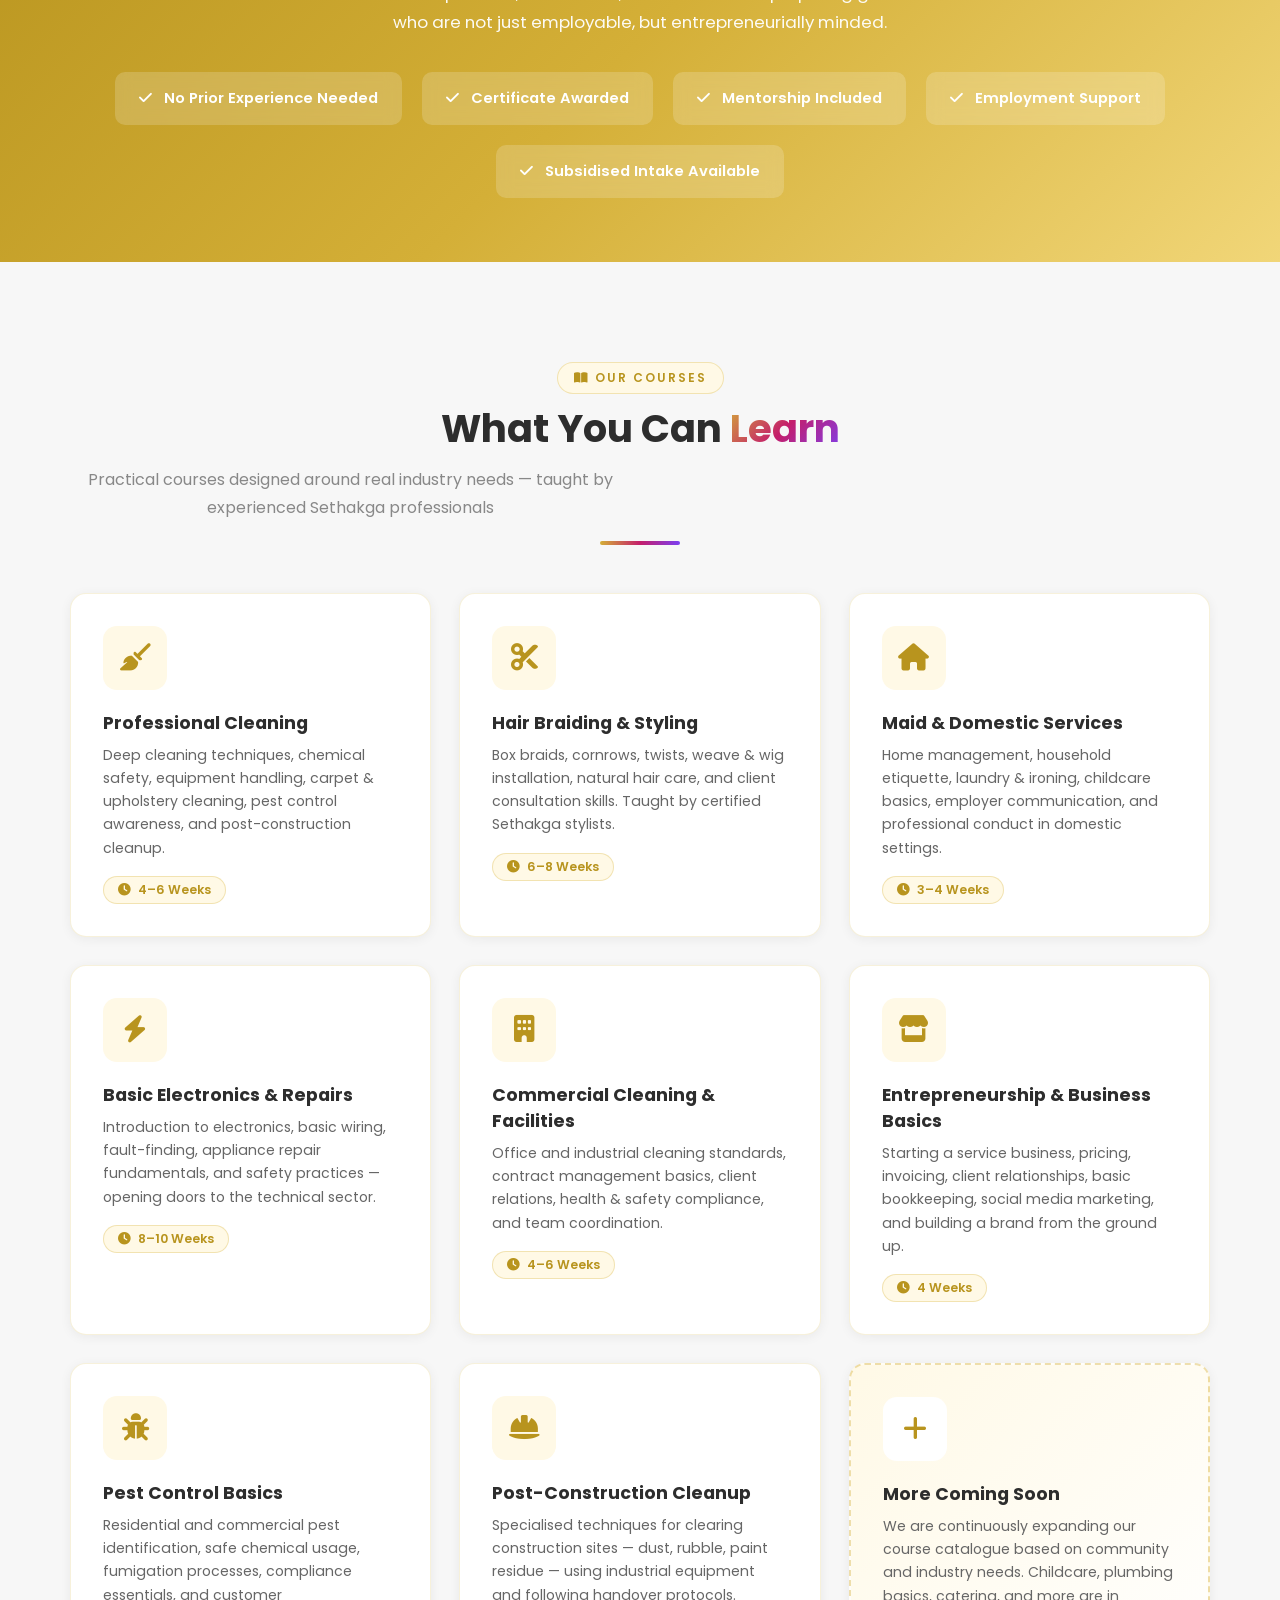
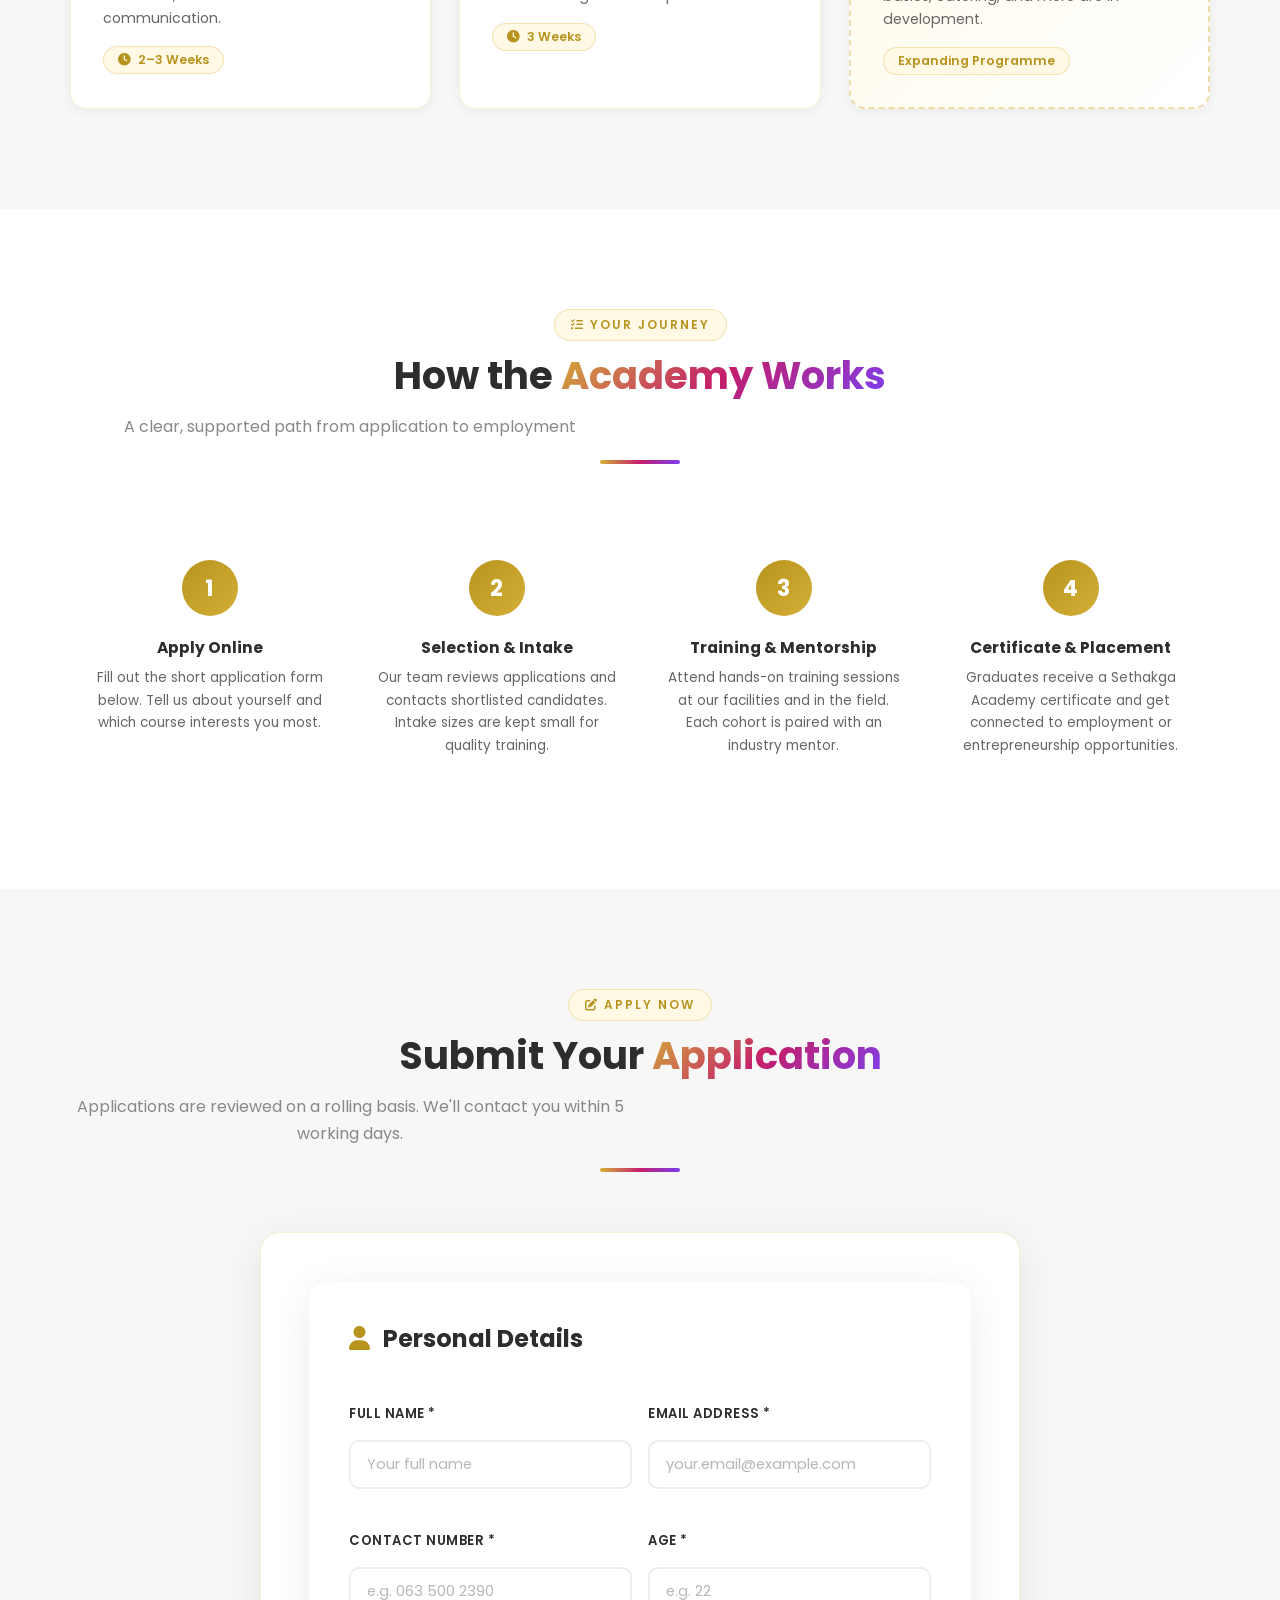
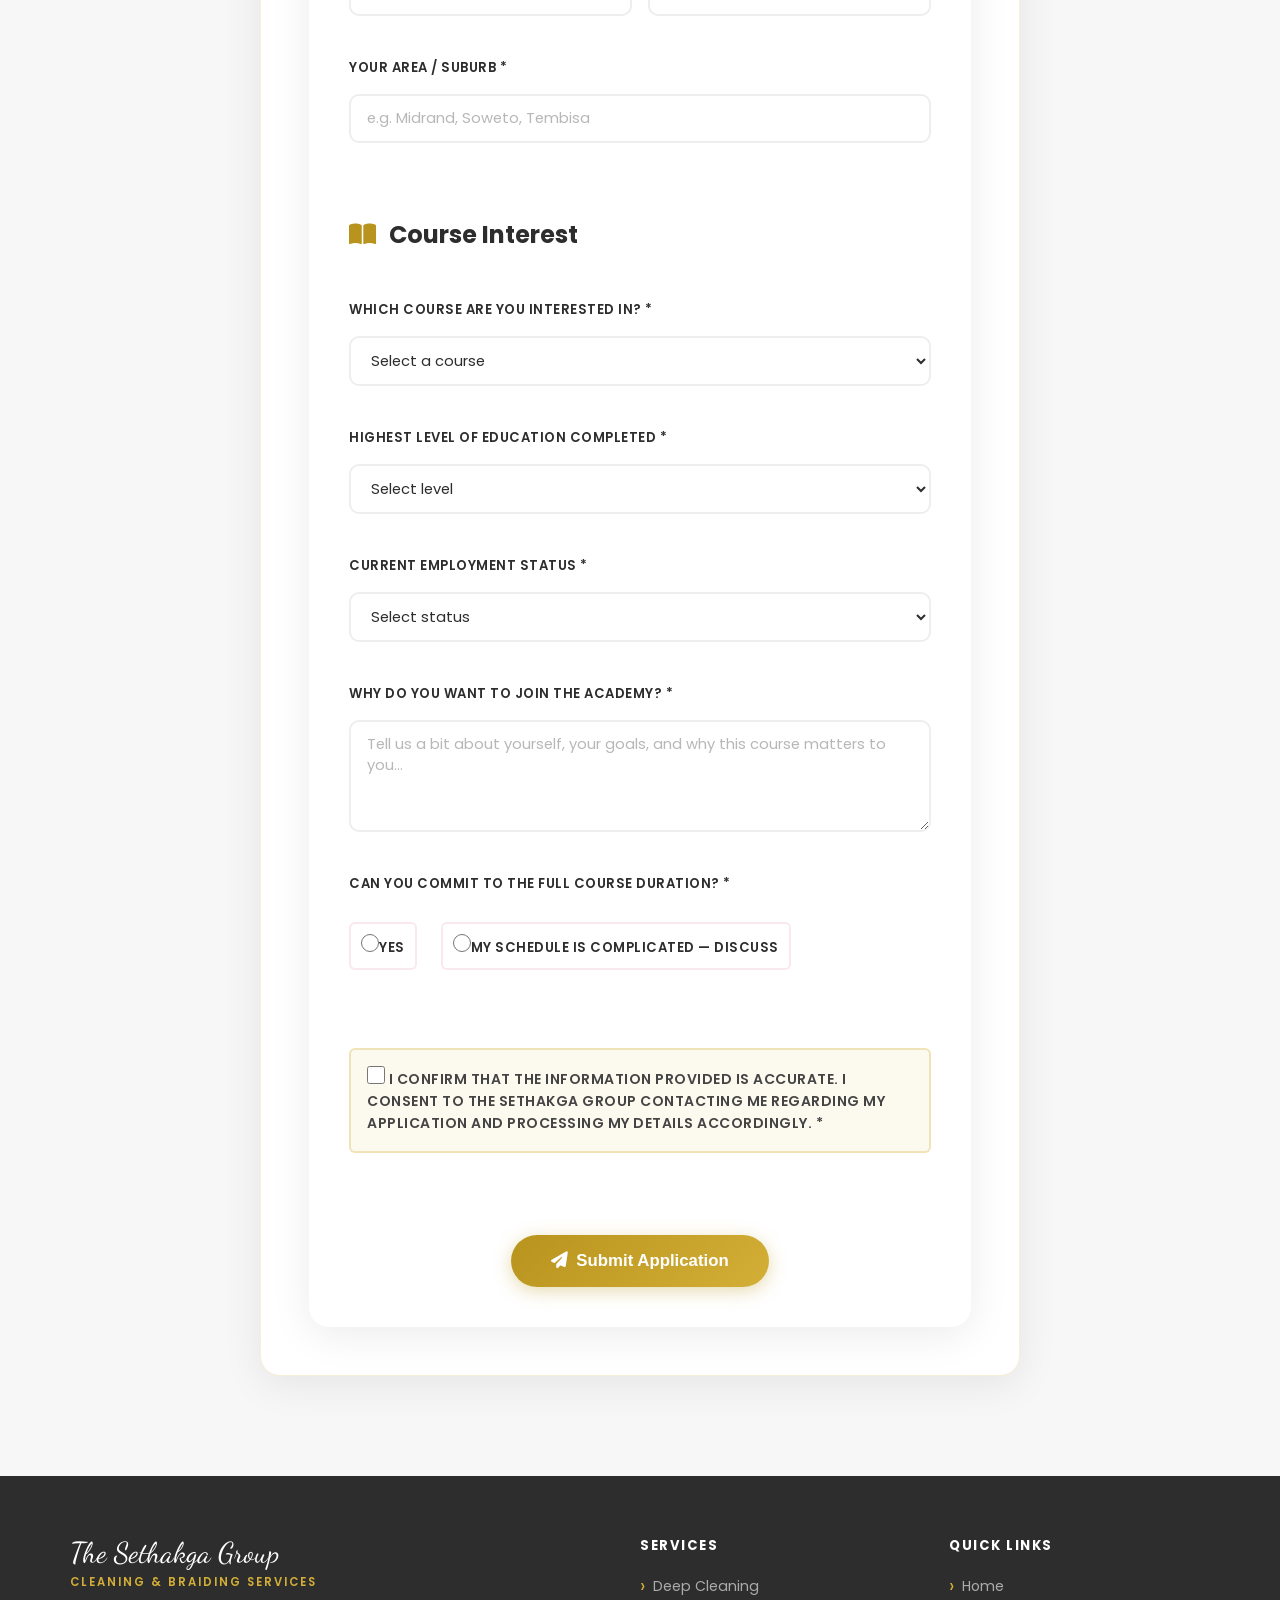
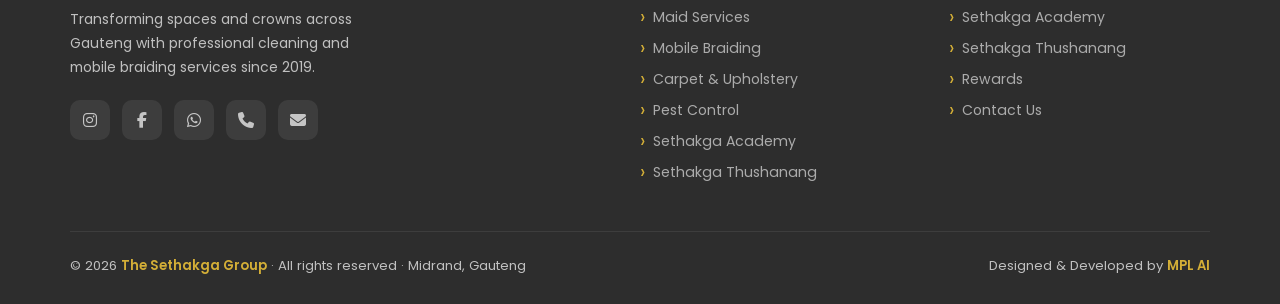
<file: academy.html>
<!DOCTYPE html>
<html lang="en">
<head>
  <meta charset="UTF-8" />
  <meta name="viewport" content="width=device-width, initial-scale=1.0" />
  <title>Sethakga Academy | Skills Training for Youth — Cleaning, Braiding, Electronics & More</title>
  <meta name="description" content="Sethakga Academy equips South African youth with practical, job-ready skills in cleaning, braiding, maid services, electronics, and more. Apply today." />

  <link rel="preconnect" href="https://fonts.googleapis.com" />
  <link rel="preconnect" href="https://fonts.gstatic.com" crossorigin />
  <link href="https://fonts.googleapis.com/css2?family=Dancing+Script:wght@700&family=Poppins:wght@300;400;500;600;700&display=swap" rel="stylesheet" />
  <link rel="stylesheet" href="https://cdnjs.cloudflare.com/ajax/libs/font-awesome/6.5.0/css/all.min.css" />
  <link rel="stylesheet" href="styles.css" />

  <style>
    /* ---- Academy colour tokens ---- */
    :root {
      --academy:       #B8941E;
      --academy-dark:  #8B6E10;
      --academy-light: #D4AF37;
      --academy-pale:  #FFF9E6;
    }

    .section-tag--academy {
      background: var(--gold-pale);
      color: var(--gold-dark);
      border: 1px solid rgba(212,175,55,0.30);
    }
    .section-tag--academy ~ .section-title span,
    .academy-hero .section-title span { color: var(--gold-dark); }

    .btn-academy {
      background: linear-gradient(135deg, var(--gold-dark) 0%, var(--gold) 100%);
      color: #fff;
      border: none;
      box-shadow: 0 4px 18px rgba(184,148,30,0.35);
    }
    .btn-academy:hover {
      background: linear-gradient(135deg, var(--gold) 0%, var(--gold-dark) 100%);
      transform: translateY(-2px);
      box-shadow: 0 8px 28px rgba(184,148,30,0.45);
    }

    .course-card {
      background: var(--white);
      border-radius: 16px;
      border: 1px solid rgba(212,175,55,0.18);
      padding: 32px;
      transition: var(--transition);
      box-shadow: 0 2px 12px rgba(0,0,0,0.06);
    }
    .course-card:hover {
      transform: translateY(-4px);
      box-shadow: 0 12px 36px rgba(184,148,30,0.18);
      border-color: rgba(212,175,55,0.40);
    }
    .course-icon {
      width: 64px;
      height: 64px;
      background: var(--gold-pale);
      border-radius: 14px;
      display: flex;
      align-items: center;
      justify-content: center;
      font-size: 1.7rem;
      color: var(--gold-dark);
      margin-bottom: 20px;
    }
    .course-card h3 {
      font-size: 1.1rem;
      font-weight: 700;
      color: var(--dark);
      margin-bottom: 8px;
    }
    .course-card p {
      font-size: 0.88rem;
      color: #666;
      line-height: 1.65;
      margin-bottom: 16px;
    }
    .course-badge {
      display: inline-block;
      background: var(--gold-pale);
      color: var(--gold-dark);
      border: 1px solid rgba(212,175,55,0.30);
      border-radius: 20px;
      padding: 4px 14px;
      font-size: 0.78rem;
      font-weight: 600;
    }
    .courses-grid {
      display: grid;
      grid-template-columns: repeat(auto-fill, minmax(280px, 1fr));
      gap: 28px;
      margin-top: 48px;
    }

    .value-strip {
      background: linear-gradient(135deg, #B8941E 0%, #D4AF37 50%, #F1D678 100%);
      padding: 64px 0;
      text-align: center;
      color: #fff;
    }
    .value-strip h2 {
      font-family: 'Dancing Script', cursive;
      font-size: 2.6rem;
      margin-bottom: 16px;
      color: #fff;
    }
    .value-strip p {
      font-size: 1.05rem;
      max-width: 640px;
      margin: 0 auto 36px;
      opacity: 0.95;
      line-height: 1.7;
    }
    .value-items {
      display: flex;
      flex-wrap: wrap;
      justify-content: center;
      gap: 20px;
      margin-top: 12px;
    }
    .value-item {
      background: rgba(255,255,255,0.18);
      backdrop-filter: blur(8px);
      border-radius: 10px;
      padding: 16px 24px;
      font-size: 0.92rem;
      font-weight: 600;
    }

    /* Application form */
    .academy-form-wrap {
      background: var(--white);
      border-radius: 20px;
      border: 1px solid rgba(212,175,55,0.20);
      box-shadow: 0 8px 40px rgba(0,0,0,0.08);
      padding: 48px;
      max-width: 760px;
      margin: 0 auto;
    }
    @media (max-width: 640px) {
      .academy-form-wrap { padding: 28px 20px; }
      .courses-grid { grid-template-columns: 1fr; }
    }
  </style>
</head>
<body>

  <!-- ==================== NAVBAR ==================== -->
  <nav id="navbar" class="nav-solid">
    <div class="container">
      <div class="nav-inner">
        <a href="index.html" class="nav-logo">
          <div class="logo-icon">
            <img src="images/The Sethakga Group logo.jpeg" alt="Sethakga" class="logo-fairy">
          </div>
        </a>

        <ul class="nav-links">
          <li><a href="index.html">Home</a></li>
          <li><a href="cleaning.html">Deep Cleaning</a></li>
          <li><a href="maid.html">Maid Services</a></li>
          <li><a href="hair.html">Mobile Braiding</a></li>
          <li><a href="academy.html" class="active">Sethakga Academy</a></li>
          <li><a href="thushanang.html">Sethakga Thushanang</a></li>
          <li><a href="rewards.html">Rewards</a></li>
        </ul>        

        <button class="hamburger" id="hamburger" aria-label="Menu">
          <span></span>
          <span></span>
          <span></span>
        </button>
      </div>
    </div>
  </nav>

  <div class="mobile-nav" id="mobileNav">
    <a href="index.html" class="mobile-link">Home</a>
    <a href="cleaning.html" class="mobile-link">Deep Cleaning</a>
    <a href="maid.html" class="mobile-link">Maid Services</a>
    <a href="hair.html" class="mobile-link">Mobile Braiding</a>
    <a href="academy.html" class="mobile-link">Sethakga Academy</a>
    <a href="thushanang.html" class="mobile-link">Sethakga Thushanang</a>
    <a href="rewards.html" class="mobile-link"><i class="fas fa-gift"></i> Rewards</a>
    <a href="contact.html" class="mobile-link"><i class="fas fa-calendar-check"></i> Book Now</a>
  </div>

  <!-- ==================== PAGE HERO ==================== -->
  <section class="page-hero" style="background: linear-gradient(135deg, #8B6E10 0%, #B8941E 50%, #D4AF37 100%);">
    <div class="container">
      <span class="section-tag" style="background:rgba(255,255,255,0.18); color:#fff; border:1px solid rgba(255,255,255,0.35);">
        <i class="fas fa-graduation-cap"></i> Skills Division
      </span>
      <h1 class="page-hero-title">Sethakga <span style="color: #F1D678;">Academy</span></h1>
      <p class="page-hero-desc">
        Empowering South African youth with practical, job-ready skills — from cleaning and braiding
        to maid services, electronics, and beyond. Building futures, one skill at a time.
      </p>
      <div class="breadcrumb">
        <a href="index.html" style="color:rgba(255,255,255,0.75);">Home</a>
        <span style="color:rgba(255,255,255,0.5);">/</span>
        <span>Sethakga Academy</span>
      </div>
    </div>
  </section>

  <!-- ==================== TRUST BAR ==================== -->
  <div id="trust-bar">
    <div class="container">
      <div class="trust-items">
        <div class="trust-item"><i class="fas fa-graduation-cap"></i> Practical Skills Training</div>
        <div class="trust-item"><i class="fas fa-certificate"></i> Certificate on Completion</div>
        <div class="trust-item"><i class="fas fa-users"></i> Youth-Focused Programme</div>
        <div class="trust-item"><i class="fas fa-handshake"></i> Industry-Relevant Courses</div>
        <div class="trust-item"><i class="fas fa-award"></i> 100% Black Female-Led</div>
      </div>
    </div>
  </div>

  <!-- ==================== ABOUT THE ACADEMY ==================== -->
  <section style="padding: 100px 0; background: var(--white);">
    <div class="container">
      <div class="section-header-branded" style="text-align:center;">
        <span class="section-tag section-tag--academy"><i class="fas fa-lightbulb"></i> About the Academy</span>
        <h2 class="section-title">Built to <span>Unlock Potential</span></h2>
        <p class="section-subtitle">
          The Sethakga Academy was founded on a simple belief — every young person deserves access
          to real skills that open real doors. We don't just teach; we equip, mentor, and launch.
        </p>
      </div>

      <div style="display: grid; grid-template-columns: repeat(auto-fit, minmax(260px, 1fr)); gap: 32px; margin-top: 64px;">
        <div style="text-align:center; padding: 32px 24px;">
          <div style="width:72px; height:72px; background:var(--gold-pale); border-radius:50%; display:flex; align-items:center; justify-content:center; font-size:2rem; color:var(--gold-dark); margin: 0 auto 20px;">
            <i class="fas fa-hands-holding-child"></i>
          </div>
          <h3 style="font-size:1.05rem; font-weight:700; margin-bottom:10px; color:var(--dark);">Youth Empowerment</h3>
          <p style="font-size:0.88rem; color:#666; line-height:1.7;">Focused on young people aged 18–35 who are unemployed or under-employed. We provide structured training as a pathway into dignified, sustainable work.</p>
        </div>
        <div style="text-align:center; padding: 32px 24px;">
          <div style="width:72px; height:72px; background:var(--gold-pale); border-radius:50%; display:flex; align-items:center; justify-content:center; font-size:2rem; color:var(--gold-dark); margin: 0 auto 20px;">
            <i class="fas fa-tools"></i>
          </div>
          <h3 style="font-size:1.05rem; font-weight:700; margin-bottom:10px; color:var(--dark);">Hands-On Learning</h3>
          <p style="font-size:0.88rem; color:#666; line-height:1.7;">No classroom theory without practice. Every course includes real-world, hands-on components so students leave with confidence and a working portfolio.</p>
        </div>
        <div style="text-align:center; padding: 32px 24px;">
          <div style="width:72px; height:72px; background:var(--gold-pale); border-radius:50%; display:flex; align-items:center; justify-content:center; font-size:2rem; color:var(--gold-dark); margin: 0 auto 20px;">
            <i class="fas fa-briefcase"></i>
          </div>
          <h3 style="font-size:1.05rem; font-weight:700; margin-bottom:10px; color:var(--dark);">Employment Pathways</h3>
          <p style="font-size:0.88rem; color:#666; line-height:1.7;">Top graduates are supported in finding employment or starting their own micro-enterprises — either through Sethakga's network or partner businesses.</p>
        </div>
        <div style="text-align:center; padding: 32px 24px;">
          <div style="width:72px; height:72px; background:var(--gold-pale); border-radius:50%; display:flex; align-items:center; justify-content:center; font-size:2rem; color:var(--gold-dark); margin: 0 auto 20px;">
            <i class="fas fa-map-location-dot"></i>
          </div>
          <h3 style="font-size:1.05rem; font-weight:700; margin-bottom:10px; color:var(--dark);">Gauteng-Based</h3>
          <p style="font-size:0.88rem; color:#666; line-height:1.7;">Based in Midrand with access across Gauteng. Training is conducted at our facilities and in the field — students learn in real environments alongside real clients.</p>
        </div>
      </div>
    </div>
  </section>

  <!-- ==================== VALUE STRIP ==================== -->
  <div class="value-strip">
    <div class="container">
      <h2>Skills Change Lives</h2>
      <p>
        A skill is the most portable asset a person can own. At Sethakga Academy, we build
        competence, confidence, and character — preparing graduates who are not just employable,
        but entrepreneurially minded.
      </p>
      <div class="value-items">
        <div class="value-item"><i class="fas fa-check" style="margin-right:8px;"></i> No Prior Experience Needed</div>
        <div class="value-item"><i class="fas fa-check" style="margin-right:8px;"></i> Certificate Awarded</div>
        <div class="value-item"><i class="fas fa-check" style="margin-right:8px;"></i> Mentorship Included</div>
        <div class="value-item"><i class="fas fa-check" style="margin-right:8px;"></i> Employment Support</div>
        <div class="value-item"><i class="fas fa-check" style="margin-right:8px;"></i> Subsidised Intake Available</div>
      </div>
    </div>
  </div>

  <!-- ==================== COURSES ==================== -->
  <section style="padding: 100px 0; background: var(--grey-light);">
    <div class="container">
      <div class="section-header-branded" style="text-align:center;">
        <span class="section-tag section-tag--academy"><i class="fas fa-book-open"></i> Our Courses</span>
        <h2 class="section-title">What You Can <span>Learn</span></h2>
        <p class="section-subtitle">
          Practical courses designed around real industry needs — taught by experienced Sethakga professionals
        </p>
      </div>

      <div class="courses-grid">

        <div class="course-card fade-up">
          <div class="course-icon"><i class="fas fa-broom"></i></div>
          <h3>Professional Cleaning</h3>
          <p>Deep cleaning techniques, chemical safety, equipment handling, carpet &amp; upholstery cleaning, pest control awareness, and post-construction cleanup.</p>
          <span class="course-badge"><i class="fas fa-clock" style="margin-right:5px;"></i> 4–6 Weeks</span>
        </div>

        <div class="course-card fade-up">
          <div class="course-icon"><i class="fas fa-scissors"></i></div>
          <h3>Hair Braiding &amp; Styling</h3>
          <p>Box braids, cornrows, twists, weave &amp; wig installation, natural hair care, and client consultation skills. Taught by certified Sethakga stylists.</p>
          <span class="course-badge"><i class="fas fa-clock" style="margin-right:5px;"></i> 6–8 Weeks</span>
        </div>

        <div class="course-card fade-up">
          <div class="course-icon"><i class="fas fa-home"></i></div>
          <h3>Maid &amp; Domestic Services</h3>
          <p>Home management, household etiquette, laundry &amp; ironing, childcare basics, employer communication, and professional conduct in domestic settings.</p>
          <span class="course-badge"><i class="fas fa-clock" style="margin-right:5px;"></i> 3–4 Weeks</span>
        </div>

        <div class="course-card fade-up">
          <div class="course-icon"><i class="fas fa-bolt"></i></div>
          <h3>Basic Electronics &amp; Repairs</h3>
          <p>Introduction to electronics, basic wiring, fault-finding, appliance repair fundamentals, and safety practices — opening doors to the technical sector.</p>
          <span class="course-badge"><i class="fas fa-clock" style="margin-right:5px;"></i> 8–10 Weeks</span>
        </div>

        <div class="course-card fade-up">
          <div class="course-icon"><i class="fas fa-building"></i></div>
          <h3>Commercial Cleaning &amp; Facilities</h3>
          <p>Office and industrial cleaning standards, contract management basics, client relations, health &amp; safety compliance, and team coordination.</p>
          <span class="course-badge"><i class="fas fa-clock" style="margin-right:5px;"></i> 4–6 Weeks</span>
        </div>

        <div class="course-card fade-up">
          <div class="course-icon"><i class="fas fa-store"></i></div>
          <h3>Entrepreneurship &amp; Business Basics</h3>
          <p>Starting a service business, pricing, invoicing, client relationships, basic bookkeeping, social media marketing, and building a brand from the ground up.</p>
          <span class="course-badge"><i class="fas fa-clock" style="margin-right:5px;"></i> 4 Weeks</span>
        </div>

        <div class="course-card fade-up">
          <div class="course-icon"><i class="fas fa-bug"></i></div>
          <h3>Pest Control Basics</h3>
          <p>Residential and commercial pest identification, safe chemical usage, fumigation processes, compliance essentials, and customer communication.</p>
          <span class="course-badge"><i class="fas fa-clock" style="margin-right:5px;"></i> 2–3 Weeks</span>
        </div>

        <div class="course-card fade-up">
          <div class="course-icon"><i class="fas fa-hard-hat"></i></div>
          <h3>Post-Construction Cleanup</h3>
          <p>Specialised techniques for clearing construction sites — dust, rubble, paint residue — using industrial equipment and following handover protocols.</p>
          <span class="course-badge"><i class="fas fa-clock" style="margin-right:5px;"></i> 3 Weeks</span>
        </div>

        <div class="course-card fade-up" style="background: linear-gradient(135deg, var(--gold-pale) 0%, #fff 100%); border: 2px dashed rgba(212,175,55,0.40);">
          <div class="course-icon" style="background:#fff;"><i class="fas fa-plus"></i></div>
          <h3>More Coming Soon</h3>
          <p>We are continuously expanding our course catalogue based on community and industry needs. Childcare, plumbing basics, catering, and more are in development.</p>
          <span class="course-badge">Expanding Programme</span>
        </div>

      </div>
    </div>
  </section>

  <!-- ==================== HOW IT WORKS ==================== -->
  <section style="padding: 100px 0; background: var(--white);">
    <div class="container">
      <div class="section-header-branded" style="text-align:center;">
        <span class="section-tag section-tag--academy"><i class="fas fa-list-check"></i> Your Journey</span>
        <h2 class="section-title">How the <span>Academy Works</span></h2>
        <p class="section-subtitle">A clear, supported path from application to employment</p>
      </div>

      <div style="display: grid; grid-template-columns: repeat(auto-fit, minmax(220px, 1fr)); gap: 8px; margin-top: 64px; position:relative;">
        <!-- Steps -->
        <div style="text-align:center; padding: 32px 20px;">
          <div style="width:56px; height:56px; background: linear-gradient(135deg,#B8941E,#D4AF37); border-radius:50%; display:flex; align-items:center; justify-content:center; font-size:1.4rem; color:#fff; margin:0 auto 20px; font-weight:700;">1</div>
          <h4 style="font-weight:700; font-size:0.97rem; margin-bottom:8px; color:var(--dark);">Apply Online</h4>
          <p style="font-size:0.85rem; color:#666; line-height:1.65;">Fill out the short application form below. Tell us about yourself and which course interests you most.</p>
        </div>
        <div style="text-align:center; padding: 32px 20px;">
          <div style="width:56px; height:56px; background: linear-gradient(135deg,#B8941E,#D4AF37); border-radius:50%; display:flex; align-items:center; justify-content:center; font-size:1.4rem; color:#fff; margin:0 auto 20px; font-weight:700;">2</div>
          <h4 style="font-weight:700; font-size:0.97rem; margin-bottom:8px; color:var(--dark);">Selection &amp; Intake</h4>
          <p style="font-size:0.85rem; color:#666; line-height:1.65;">Our team reviews applications and contacts shortlisted candidates. Intake sizes are kept small for quality training.</p>
        </div>
        <div style="text-align:center; padding: 32px 20px;">
          <div style="width:56px; height:56px; background: linear-gradient(135deg,#B8941E,#D4AF37); border-radius:50%; display:flex; align-items:center; justify-content:center; font-size:1.4rem; color:#fff; margin:0 auto 20px; font-weight:700;">3</div>
          <h4 style="font-weight:700; font-size:0.97rem; margin-bottom:8px; color:var(--dark);">Training &amp; Mentorship</h4>
          <p style="font-size:0.85rem; color:#666; line-height:1.65;">Attend hands-on training sessions at our facilities and in the field. Each cohort is paired with an industry mentor.</p>
        </div>
        <div style="text-align:center; padding: 32px 20px;">
          <div style="width:56px; height:56px; background: linear-gradient(135deg,#B8941E,#D4AF37); border-radius:50%; display:flex; align-items:center; justify-content:center; font-size:1.4rem; color:#fff; margin:0 auto 20px; font-weight:700;">4</div>
          <h4 style="font-weight:700; font-size:0.97rem; margin-bottom:8px; color:var(--dark);">Certificate &amp; Placement</h4>
          <p style="font-size:0.85rem; color:#666; line-height:1.65;">Graduates receive a Sethakga Academy certificate and get connected to employment or entrepreneurship opportunities.</p>
        </div>
      </div>
    </div>
  </section>

  <!-- ==================== APPLICATION FORM ==================== -->
  <section style="padding: 100px 0; background: var(--grey-light);">
    <div class="container">
      <div class="section-header-branded" style="text-align:center; margin-bottom: 60px;">
        <span class="section-tag section-tag--academy"><i class="fas fa-pen-to-square"></i> Apply Now</span>
        <h2 class="section-title">Submit Your <span>Application</span></h2>
        <p class="section-subtitle">Applications are reviewed on a rolling basis. We'll contact you within 5 working days.</p>
      </div>

      <div class="academy-form-wrap">
        <form id="academyForm" class="booking-form" data-form-type="academy">

          <h4 class="step-title" style="margin-bottom: 24px;"><i class="fas fa-user" style="color:var(--gold-dark); margin-right:8px;"></i> Personal Details</h4>

          <div class="form-row">
            <div class="form-group">
              <label for="acad-name">Full Name *</label>
              <input type="text" id="acad-name" name="name" required placeholder="Your full name">
            </div>
            <div class="form-group">
              <label for="acad-email">Email Address *</label>
              <input type="email" id="acad-email" name="email" required placeholder="your.email@example.com">
            </div>
          </div>

          <div class="form-row">
            <div class="form-group">
              <label for="acad-phone">Contact Number *</label>
              <input type="tel" id="acad-phone" name="phone" required placeholder="e.g. 063 500 2390">
            </div>
            <div class="form-group">
              <label for="acad-age">Age *</label>
              <input type="number" id="acad-age" name="age" required min="16" max="40" placeholder="e.g. 22">
            </div>
          </div>

          <div class="form-group">
            <label for="acad-area">Your Area / Suburb *</label>
            <input type="text" id="acad-area" name="area" required placeholder="e.g. Midrand, Soweto, Tembisa">
          </div>

          <h4 class="step-title" style="margin: 32px 0 24px;"><i class="fas fa-book-open" style="color:var(--gold-dark); margin-right:8px;"></i> Course Interest</h4>

          <div class="form-group">
            <label for="acad-course">Which Course Are You Interested In? *</label>
            <select id="acad-course" name="course" required>
              <option value="">Select a course</option>
              <option value="professional-cleaning">Professional Cleaning</option>
              <option value="hair-braiding">Hair Braiding &amp; Styling</option>
              <option value="maid-domestic">Maid &amp; Domestic Services</option>
              <option value="electronics">Basic Electronics &amp; Repairs</option>
              <option value="commercial-cleaning">Commercial Cleaning &amp; Facilities</option>
              <option value="entrepreneurship">Entrepreneurship &amp; Business Basics</option>
              <option value="pest-control">Pest Control Basics</option>
              <option value="post-construction">Post-Construction Cleanup</option>
              <option value="not-sure">Not Sure Yet — Please Advise</option>
            </select>
          </div>

          <div class="form-group">
            <label for="acad-education">Highest Level of Education Completed *</label>
            <select id="acad-education" name="education" required>
              <option value="">Select level</option>
              <option value="grade-9">Grade 9 or below</option>
              <option value="grade-10">Grade 10</option>
              <option value="grade-11">Grade 11</option>
              <option value="matric">Matric (Grade 12)</option>
              <option value="diploma">Diploma / Certificate</option>
              <option value="degree">Degree</option>
            </select>
          </div>

          <div class="form-group">
            <label for="acad-employment">Current Employment Status *</label>
            <select id="acad-employment" name="employment" required>
              <option value="">Select status</option>
              <option value="unemployed">Unemployed</option>
              <option value="part-time">Part-Time / Casual Work</option>
              <option value="employed">Employed (seeking additional skills)</option>
              <option value="student">Studying</option>
            </select>
          </div>

          <div class="form-group">
            <label for="acad-motivation">Why Do You Want to Join the Academy? *</label>
            <textarea id="acad-motivation" name="motivation" required rows="4" placeholder="Tell us a bit about yourself, your goals, and why this course matters to you..."></textarea>
          </div>

          <div class="form-group">
            <label>Can You Commit to the Full Course Duration? *</label>
            <div class="radio-group">
              <label class="radio-label"><input type="radio" name="commitment" value="yes" required><span>Yes</span></label>
              <label class="radio-label"><input type="radio" name="commitment" value="unsure"><span>My schedule is complicated — discuss</span></label>
            </div>
          </div>

          <div class="form-group" style="margin-top: 28px;">
            <label class="checkbox-label disclaimer-check">
              <input type="checkbox" name="terms" id="acad-terms" required>
              <span>I confirm that the information provided is accurate. I consent to The Sethakga Group contacting me regarding my application and processing my details accordingly. *</span>
            </label>
          </div>

          <div style="text-align:center; margin-top: 32px;">
            <button type="submit" class="btn btn-academy btn-large">
              <i class="fas fa-paper-plane"></i> Submit Application
            </button>
          </div>

        </form>
      </div>
    </div>
  </section>

  <!-- ==================== FOOTER ==================== -->

  <footer>
    <div class="container">
      <div class="footer-grid">
        <div class="footer-brand">
          <div class="fb-name">The Sethakga Group</div>
          <div class="fb-sub">Cleaning &amp; Braiding Services</div>
          <p>Transforming spaces and crowns across Gauteng with professional
             cleaning and mobile braiding services since 2019.</p>
          <div class="social-links">
            <a href="https://www.instagram.com/sethakga.cleaning.company" target="_blank" rel="noopener noreferrer"
               class="social-link" aria-label="Instagram">
              <i class="fab fa-instagram"></i>
            </a>
            <a href="https://www.facebook.com/sethakga.cleaning.company" target="_blank" rel="noopener noreferrer"
               class="social-link" aria-label="Facebook">
              <i class="fab fa-facebook-f"></i>
            </a>
            <a href="https://wa.me/27729249068" target="_blank" rel="noopener noreferrer"
               class="social-link" aria-label="WhatsApp">
              <i class="fab fa-whatsapp"></i>
            </a>
            <a href="tel:0106345557" class="social-link" aria-label="Phone">
              <i class="fas fa-phone"></i>
            </a>
            <a href="mailto:Admin@sethakga.co.za" class="social-link" aria-label="Email">
              <i class="fas fa-envelope"></i>
            </a>
          </div>
        </div>

        <div class="footer-col">
          <h4>Services</h4>
          <ul>
            <li><a href="cleaning.html">Deep Cleaning</a></li>
            <li><a href="maid.html">Maid Services</a></li>
            <li><a href="hair.html">Mobile Braiding</a></li>
            <li><a href="cleaning.html">Carpet &amp; Upholstery</a></li>
            <li><a href="cleaning.html">Pest Control</a></li>
            <li><a href="academy.html">Sethakga Academy</a></li>
            <li><a href="thushanang.html">Sethakga Thushanang</a></li>
          </ul>
        </div>

        <div class="footer-col">
          <h4>Quick Links</h4>
          <ul>
            <li><a href="index.html">Home</a></li>
            <li><a href="academy.html">Sethakga Academy</a></li>
            <li><a href="thushanang.html">Sethakga Thushanang</a></li>
            <li><a href="rewards.html">Rewards</a></li>
            <li><a href="contact.html">Contact Us</a></li>
          </ul>
        </div>
      </div>

      <div class="footer-bottom">
        <div>
          &copy; 2026 <span>The Sethakga Group</span> &middot; All rights reserved &middot;
          Midrand, Gauteng
        </div>
        <div>
          Designed &amp; Developed by <a href="https://www.mplai.co.za" target="_blank" rel="noopener noreferrer"><span>MPL AI</span></a>
        </div>
      </div>
    </div>
  </footer>

  <!-- WhatsApp Float -->
  <a href="https://wa.me/27729249068" target="_blank" rel="noopener noreferrer"
     class="whatsapp-float" aria-label="Chat on WhatsApp">
    <i class="fab fa-whatsapp"></i>
  </a>

  <!-- Back to Top -->
  <button id="back-top" aria-label="Back to top">
    <i class="fas fa-chevron-up"></i>
  </button>

  <!-- ==================== JAVASCRIPT ==================== -->
  <script src="main.js"></script>
</body>
</html>
</file>
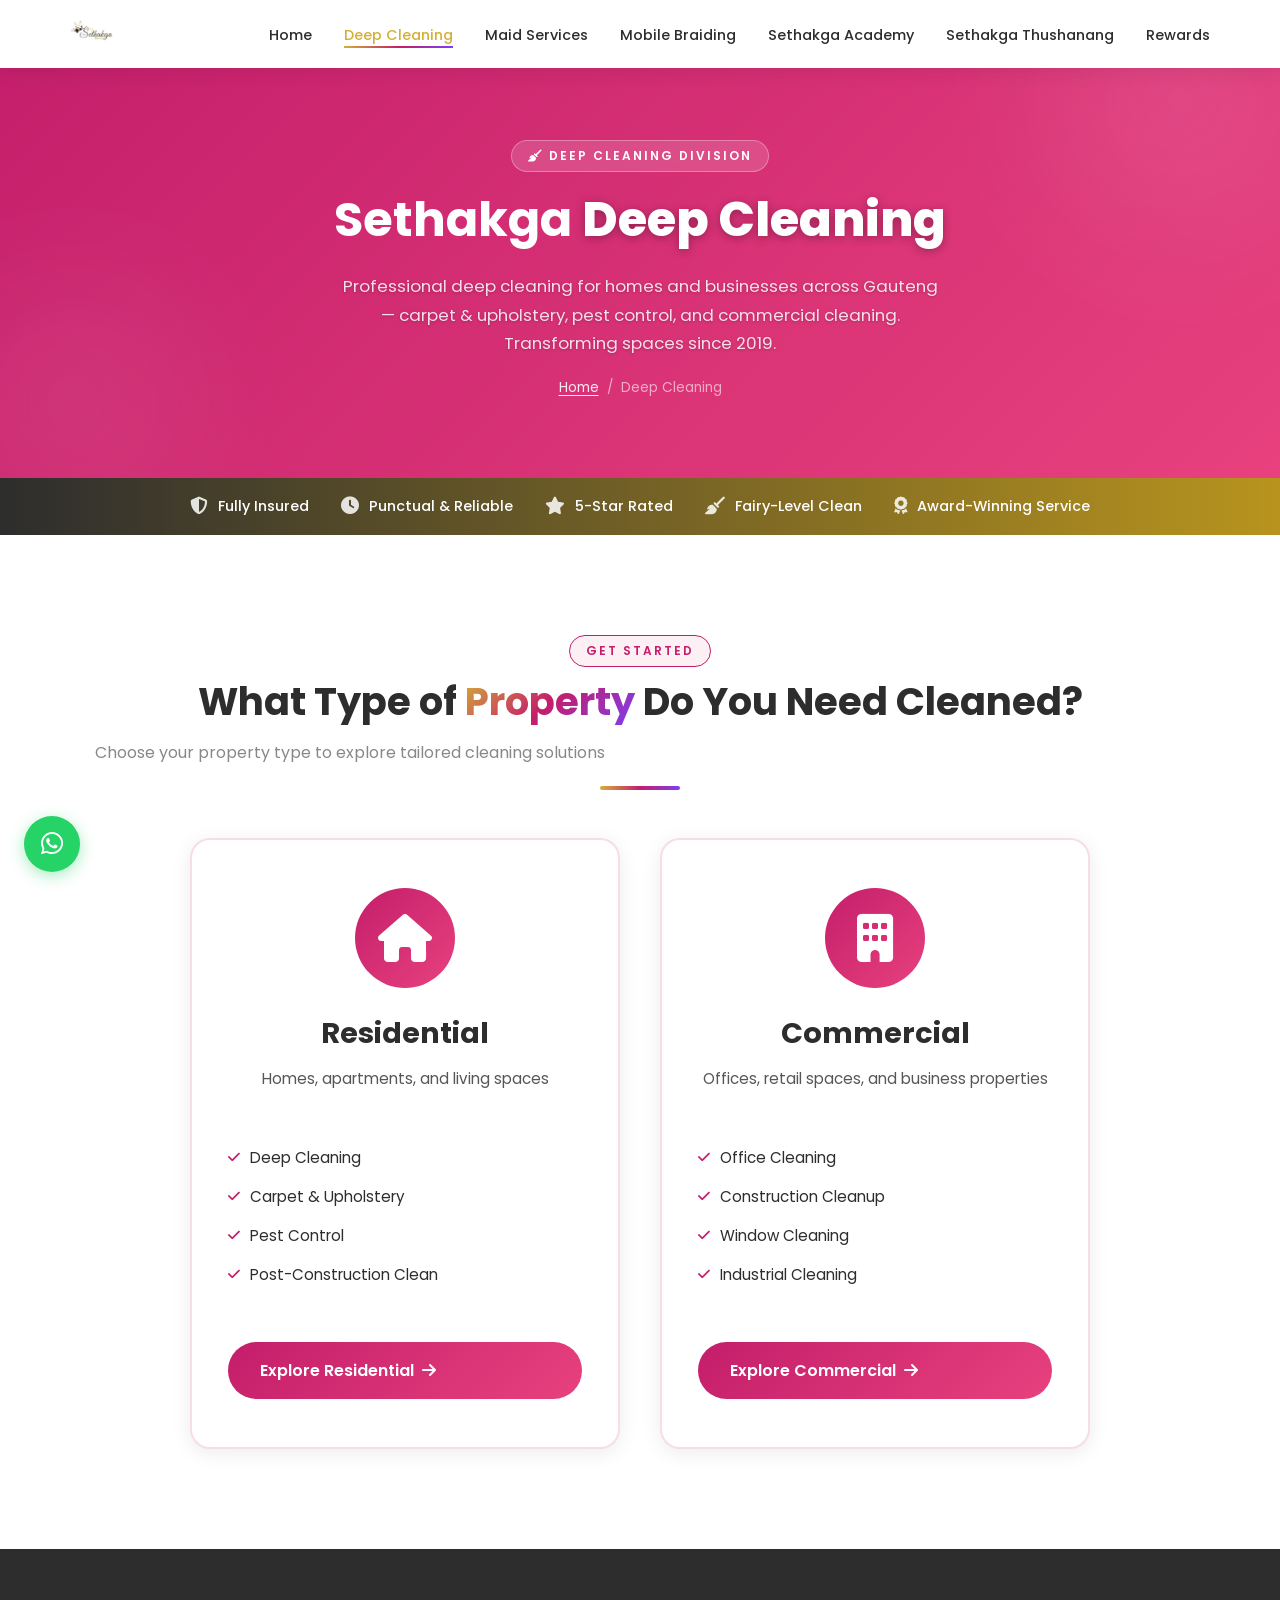
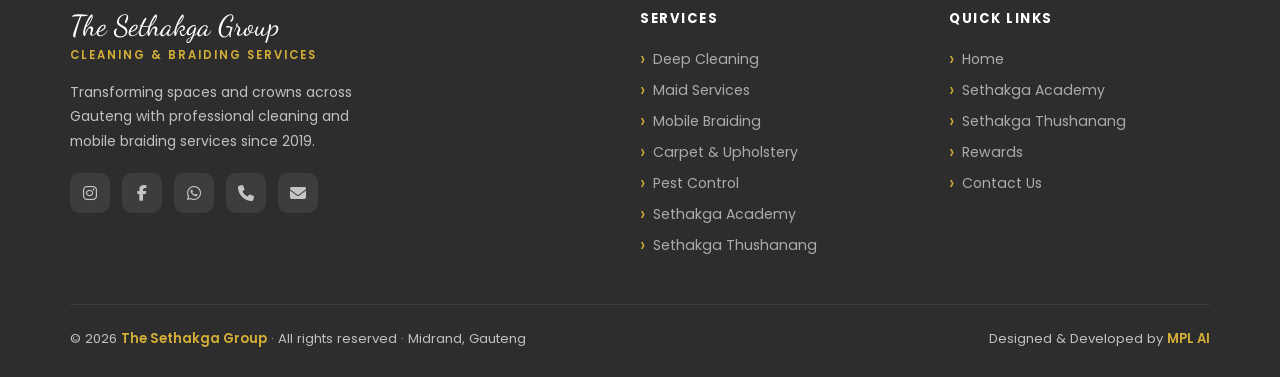
<file: cleaning.html>
<!DOCTYPE html>
<html lang="en">
<head>
  <meta charset="UTF-8" />
  <meta name="viewport" content="width=device-width, initial-scale=1.0" />
  <title>Sethakga Deep Cleaning | Professional Cleaning Services Gauteng</title>
  <meta name="description" content="Sethakga Deep Cleaning — professional home and office deep cleaning, carpet &amp; upholstery, pest control, and commercial cleaning across Gauteng. 100% Black Female-owned." />

  <link rel="preconnect" href="https://fonts.googleapis.com" />
  <link rel="preconnect" href="https://fonts.gstatic.com" crossorigin />
  <link href="https://fonts.googleapis.com/css2?family=Dancing+Script:wght@700&family=Poppins:wght@300;400;500;600;700&display=swap" rel="stylesheet" />
  <link rel="stylesheet" href="https://cdnjs.cloudflare.com/ajax/libs/font-awesome/6.5.0/css/all.min.css" />
  <link rel="stylesheet" href="styles.css" />
</head>
<body>

  <!-- ==================== NAVBAR ==================== -->
  <nav id="navbar" class="nav-solid">
    <div class="container">
      <div class="nav-inner">
        <a href="index.html" class="nav-logo">
          <div class="logo-icon">
            <img src="images/The Sethakga Group logo.jpeg" alt="Sethakga" class="logo-fairy">
          </div>
        </a>

        <ul class="nav-links">
          <li><a href="index.html">Home</a></li>
          <li><a href="cleaning.html" class="active">Deep Cleaning</a></li>
          <li><a href="maid.html">Maid Services</a></li>
          <li><a href="hair.html">Mobile Braiding</a></li>
          <li><a href="academy.html">Sethakga Academy</a></li>
          <li><a href="thushanang.html">Sethakga Thushanang</a></li>
          <li><a href="rewards.html">Rewards</a></li>
        </ul>        

        <button class="hamburger" id="hamburger" aria-label="Menu">
          <span></span>
          <span></span>
          <span></span>
        </button>
      </div>
    </div>
  </nav>

  <div class="mobile-nav" id="mobileNav">
    <a href="index.html" class="mobile-link">Home</a>
    <a href="cleaning.html" class="mobile-link">Deep Cleaning</a>
    <a href="maid.html" class="mobile-link">Maid Services</a>
    <a href="hair.html" class="mobile-link">Mobile Braiding</a>
    <a href="academy.html" class="mobile-link">Sethakga Academy</a>
    <a href="thushanang.html" class="mobile-link">Sethakga Thushanang</a>
    <a href="rewards.html" class="mobile-link"><i class="fas fa-gift"></i> Rewards</a>
    <a href="contact.html" class="mobile-link"><i class="fas fa-calendar-check"></i> Book Now</a>
    <!-- <a href="contact.html" class="mobile-link">
      <i class="fas fa-calendar-check"></i> Contact &amp; Book
    </a> -->
  </div>

  <!-- ==================== PAGE HERO ==================== -->
  <section class="page-hero page-hero--cleaning" style="background: linear-gradient(135deg, #C41E6B 0%, #E8417E 100%);">
    <div class="container">
      <span class="section-tag section-tag--cleaning"><i class="fas fa-broom"></i> Deep Cleaning Division</span>
      <h1 class="page-hero-title">Sethakga <span>Deep Cleaning</span></h1>
      <p class="page-hero-desc">
        Professional deep cleaning for homes and businesses across Gauteng — carpet &amp; upholstery,
        pest control, and commercial cleaning. Transforming spaces since 2019.
      </p>
      <div class="breadcrumb">
        <a href="index.html">Home</a>
        <span>/</span>
        <span>Deep Cleaning</span>
      </div>
    </div>
  </section>

  <!-- ==================== TRUST BAR ==================== -->
  <div id="trust-bar">
    <div class="container">
      <div class="trust-items">
        <div class="trust-item"><i class="fas fa-shield-halved"></i> Fully Insured</div>
        <div class="trust-item"><i class="fas fa-clock"></i> Punctual &amp; Reliable</div>
        <div class="trust-item"><i class="fas fa-star"></i> 5-Star Rated</div>
        <div class="trust-item"><i class="fas fa-broom"></i> Fairy-Level Clean</div>
        <div class="trust-item"><i class="fas fa-award"></i> Award-Winning Service</div>
      </div>
    </div>
  </div>

  <!-- ==================== PROPERTY TYPE SELECTOR ==================== -->
  <section class="property-selector">
    <div class="container">
      <div class="section-header-branded">
        <span class="section-tag section-tag--cleaning">Get Started</span>
        <h2 class="section-title">What Type of <span>Property</span> Do You Need Cleaned?</h2>
        <p class="section-subtitle">
          Choose your property type to explore tailored cleaning solutions
        </p>
      </div>

      <div class="property-choice-grid">
        <a href="#residential-services" class="property-choice-card" data-property="residential">
          <div class="property-choice-icon">
            <i class="fas fa-home"></i>
          </div>
          <h3>Residential</h3>
          <p>Homes, apartments, and living spaces</p>
          <ul class="property-choice-features">
            <li><i class="fas fa-check"></i> Deep Cleaning</li>
            <li><i class="fas fa-check"></i> Carpet &amp; Upholstery</li>
            <li><i class="fas fa-check"></i> Pest Control</li>
            <li><i class="fas fa-check"></i> Post-Construction Clean</li>
          </ul>
          <span class="property-choice-cta">
            Explore Residential <i class="fas fa-arrow-right"></i>
          </span>
        </a>

        <a href="#commercial-services" class="property-choice-card" data-property="commercial">
          <div class="property-choice-icon">
            <i class="fas fa-building"></i>
          </div>
          <h3>Commercial</h3>
          <p>Offices, retail spaces, and business properties</p>
          <ul class="property-choice-features">
            <li><i class="fas fa-check"></i> Office Cleaning</li>
            <li><i class="fas fa-check"></i> Construction Cleanup</li>
            <li><i class="fas fa-check"></i> Window Cleaning</li>
            <li><i class="fas fa-check"></i> Industrial Cleaning</li>
          </ul>
          <span class="property-choice-cta">
            Explore Commercial <i class="fas fa-arrow-right"></i>
          </span>
        </a>
      </div>
    </div>
  </section>

  <!-- ==================== RESIDENTIAL SERVICES ==================== -->
  <section id="residential-services" class="services-section">
    <div class="container">
      <div class="section-header-branded">
        <span class="section-tag section-tag--cleaning">
          <i class="fas fa-home"></i> Residential
        </span>
        <h2 class="section-title">Home <span>Cleaning Services</span></h2>
        <p class="section-subtitle">
          Professional cleaning solutions for your home — from deep cleans to daily maintenance
        </p>
      </div>

      <!-- Main Residential Cleaning Services -->
      <h3 class="subsection-title-main"><i class="fas fa-broom"></i> Core Cleaning Services</h3>
      
      <div class="pricing-grid">
        <!-- Deep Cleaning -->
        <div class="pricing-card fade-up">
          <div class="pricing-card-header">
            <h3>Deep Cleaning</h3>
            <div class="price">From R800<small> / visit</small></div>
            <div class="price-note">All-Inclusive Full Home Clean</div>
          </div>
          <ul class="pricing-features">
            <li><i class="fas fa-check-circle"></i> Kitchen deep clean (stove, oven, cupboards)</li>
            <li><i class="fas fa-check-circle"></i> Bathroom sanitisation & scrub</li>
            <li><i class="fas fa-check-circle"></i> Wall & skirting board wipe-down</li>
            <li><i class="fas fa-check-circle"></i> Window cleaning (interior)</li>
            <li><i class="fas fa-check-circle"></i> All floors mopped & vacuumed</li>
          </ul>
          <a href="#residential-booking-form" class="btn btn-outline-pink scroll-to-form">
            <i class="fas fa-calendar-check"></i> Book Now
          </a>
        </div>

      </div>

      <!-- Specialized Add-Ons -->
      <div class="subsection-header">
        <h3><i class="fas fa-star"></i> Specialized Add-On Services</h3>
        <p>Premium services available for residential properties</p>
      </div>

      <div class="pricing-grid">
        <div class="pricing-card fade-up">
          <div class="pricing-card-header">
            <h3>Carpet Cleaning</h3>
            <div class="price">From R300<small> / room</small></div>
            <div class="price-note">Professional steam cleaning</div>
          </div>
          <ul class="pricing-features">
            <li><i class="fas fa-check-circle"></i> Steam cleaning & extraction</li>
            <li><i class="fas fa-check-circle"></i> Deep-seated dirt removal</li>
            <li><i class="fas fa-check-circle"></i> Stain treatment</li>
            <li><i class="fas fa-check-circle"></i> Allergen elimination</li>
          </ul>
          <a href="#residential-booking-form" class="btn btn-outline-pink scroll-to-form">
            <i class="fas fa-calendar-check"></i> Book Now
          </a>
        </div>

        <div class="pricing-card fade-up">
          <div class="pricing-card-header">
            <h3>Upholstery Cleaning</h3>
            <div class="price">From R400<small> / item</small></div>
            <div class="price-note">Couches, sofas, mattresses</div>
          </div>
          <ul class="pricing-features">
            <li><i class="fas fa-check-circle"></i> Professional steam treatment</li>
            <li><i class="fas fa-check-circle"></i> Furniture & mattress cleaning</li>
            <li><i class="fas fa-check-circle"></i> Stain & odor removal</li>
            <li><i class="fas fa-check-circle"></i> Fabric protection available</li>
          </ul>
          <a href="#residential-booking-form" class="btn btn-outline-pink scroll-to-form">
            <i class="fas fa-calendar-check"></i> Book Now
          </a>
        </div>

        <div class="pricing-card fade-up">
          <div class="pricing-card-header">
            <h3>Curtain Cleaning</h3>
            <div class="price">Quote<small> based</small></div>
            <div class="price-note">All fabric types</div>
          </div>
          <ul class="pricing-features">
            <li><i class="fas fa-check-circle"></i> Delicate fabric care</li>
            <li><i class="fas fa-check-circle"></i> Heavy curtain cleaning</li>
            <li><i class="fas fa-check-circle"></i> Restore original beauty</li>
            <li><i class="fas fa-check-circle"></i> Professional treatment</li>
          </ul>
          <a href="#residential-booking-form" class="btn btn-outline-pink scroll-to-form">
            <i class="fas fa-calendar-check"></i> Get Quote
          </a>
        </div>

        <div class="pricing-card fade-up">
          <div class="pricing-card-header">
            <h3>Pest Control</h3>
            <div class="price">From R500<small> / treatment</small></div>
            <div class="price-note">Residential fumigation</div>
          </div>
          <ul class="pricing-features">
            <li><i class="fas fa-check-circle"></i> Cockroach elimination</li>
            <li><i class="fas fa-check-circle"></i> Ant & rodent control</li>
            <li><i class="fas fa-check-circle"></i> Safe for homes & pets</li>
            <li><i class="fas fa-check-circle"></i> Follow-up treatments available</li>
          </ul>
          <a href="#residential-booking-form" class="btn btn-outline-pink scroll-to-form">
            <i class="fas fa-calendar-check"></i> Book Now
          </a>
        </div>
      </div>

      <!-- CTA Banner — Maid Services Cross-Sell -->
      <div style="background: linear-gradient(135deg, rgba(139,10,80,0.07) 0%, rgba(196,30,107,0.05) 100%); border: 1px solid rgba(196,30,107,0.18); border-radius: 16px; padding: 28px 32px; margin: 48px 0; display: flex; flex-wrap: wrap; gap: 20px; align-items: center;">
        <div style="font-size:2rem; color: var(--pink); flex-shrink:0;"><i class="fas fa-home"></i></div>
        <div style="flex:1; min-width:220px;">
          <div style="font-weight:700; font-size:1rem; color:var(--dark); margin-bottom:4px;">Looking for a Regular Maid Service?</div>
          <div style="font-size:0.88rem; color:#555;">Our dedicated maid services are handled separately — once-off, weekly, bi-weekly, twice a week, or full-time fairy placement.</div>
        </div>
        <a href="maid.html" class="btn btn-cleaning" style="flex-shrink:0;"><i class="fas fa-broom"></i> View Maid Services</a>
      </div>

      <!-- CTA for Residential -->
      <div class="section-cta">
        <a href="#residential-booking-form" class="btn btn-cleaning btn-large scroll-to-form">
          <i class="fas fa-calendar-check"></i> Book Deep Cleaning
        </a>
        <a href="hair.html" class="btn btn-outline-pink btn-large">
          <i class="fas fa-scissors"></i> Sethakga Hair
        </a>
      </div>

      <!-- Residential Booking Form -->
      <div id="residential-booking-form" class="booking-form-section">
        <div class="booking-form-header">
          <h3><i class="fas fa-calendar-check"></i> Book Your Residential Cleaning</h3>
          <p>Complete the details below so our team can prepare your quotation and appointment accurately</p>
        </div>

        <form class="booking-form smart-form" id="residentialBookingForm" data-form-type="residential">
          
          <!-- Progress Indicator -->
          <div class="form-progress">
            <div class="progress-bar">
              <div class="progress-fill" id="progressFill"></div>
            </div>
            <div class="progress-text">
              <span id="currentStep">Step 1</span> of <span id="totalSteps">7</span>
            </div>
          </div>

          <!-- STEP 1: Contact Details -->
          <div class="form-step active" data-step="1">
            <h4 class="step-title">Contact Information</h4>
            
            <div class="form-row">
              <div class="form-group">
                <label for="res-email">Email Address *</label>
                <input type="email" id="res-email" name="email" required placeholder="your.email@example.com">
              </div>
              <div class="form-group">
                <label for="res-name">Full Name(s) *</label>
                <input type="text" id="res-name" name="name" required placeholder="Your full name">
              </div>
            </div>

            <div class="form-row">
              <div class="form-group">
                <label for="res-phone">Contact Number *</label>
                <input type="tel" id="res-phone" name="phone" required placeholder="e.g. 063 500 2390">
              </div>
              <div class="form-group">
                <label for="res-whatsapp">WhatsApp Number *</label>
                <input type="tel" id="res-whatsapp" name="whatsapp" required placeholder="e.g. 063 500 2390">
              </div>
            </div>

            <div class="form-group">
              <label for="res-address">Full Home Address *</label>
              <textarea id="res-address" name="address" required rows="2" placeholder="Street address, suburb, city, postal code"></textarea>
            </div>

            <div class="form-navigation">
              <button type="button" class="btn btn-outline-pink" disabled>
                <i class="fas fa-arrow-left"></i> Back
              </button>
              <button type="button" class="btn btn-cleaning next-step">
                Next <i class="fas fa-arrow-right"></i>
              </button>
            </div>
          </div>

          <!-- STEP 2: Property Details -->
          <div class="form-step" data-step="2">
            <h4 class="step-title">Property Details</h4>
            <p class="step-description">Property details help us understand your space so we can plan your service accurately.</p>

            <div class="form-row">
              <div class="form-group">
                <label for="res-property-type">Kind of Property *</label>
                <select id="res-property-type" name="property-type" required>
                  <option value="">Choose property type</option>
                  <option value="stand-alone">Stand-alone House</option>
                  <option value="apartment">Apartment Building</option>
                  <option value="townhouse">Townhouse</option>
                </select>
              </div>
              <div class="form-group">
                <label for="res-bedrooms">Number of Bedrooms *</label>
                <input type="number" id="res-bedrooms" name="bedrooms" required min="1" max="10" placeholder="e.g. 3">
              </div>
            </div>

            <div class="form-group">
              <label for="res-floors">Number of Floors *</label>
              <select id="res-floors" name="floors" required>
                <option value="">Select floors</option>
                <option value="single">Single Storey</option>
                <option value="double">Double Storey</option>
                <option value="three">Three Storey</option>
              </select>
            </div>

            <div class="form-navigation">
              <button type="button" class="btn btn-outline-pink prev-step">
                <i class="fas fa-arrow-left"></i> Back
              </button>
              <button type="button" class="btn btn-cleaning next-step">
                Next <i class="fas fa-arrow-right"></i>
              </button>
            </div>
          </div>

          <!-- STEP 3: Service Type -->
          <div class="form-step" data-step="3">
            <h4 class="step-title">Service Selection</h4>
            
            <div class="form-group">
              <label for="res-service">Which Deep Cleaning Service? *</label>
              <select id="res-service" name="service" required>
                <option value="">Select a service</option>
                <option value="deep-cleaning">Deep Cleaning — All-Inclusive</option>
                <option value="carpet-cleaning">Carpet &amp; Upholstery Cleaning</option>
                <option value="curtain-cleaning">Curtain Cleaning</option>
                <option value="pest-control">Pest Control</option>
                <option value="post-construction">Post-Construction / Renovation Clean</option>
              </select>
            </div>

            <!-- Deep Cleaning Info -->
            <div id="deep-cleaning-info" class="service-info-box" style="display: none;">
              <h5><i class="fas fa-info-circle"></i> Deep Cleaning Service Information</h5>
              <ul>
                <li>A 50% deposit secures the booking and is non-refundable</li>
                <li>A dedicated Sethakga Deep Cleaning Team will be allocated to your service</li>
                <li>Estimated duration: 6+ hours depending on the condition of the property</li>
                <li>All cleaning materials, equipment, and supplies are included in the service</li>
                <li>The client will conduct a walkthrough inspection before final payment</li>
                <li>Access to water and electricity is required for the duration of the service</li>
              </ul>
            </div>

            <!-- Carpet & Upholstery Info -->
            <div id="carpet-cleaning-info" class="service-info-box" style="display: none;">
              <h5><i class="fas fa-couch"></i> Carpet &amp; Upholstery Cleaning</h5>
              <ul>
                <li>Professional steam cleaning — deep-seated dirt, stain treatment, allergen elimination</li>
                <li>Upholstery: couches, sofas, office chairs, and mattresses</li>
                <li>Quote based on number and type of items — please list items in Step 5</li>
                <li>All equipment and cleaning solutions provided by Sethakga</li>
              </ul>
            </div>

            <!-- Pest Control Info -->
            <div id="pest-control-info" class="service-info-box" style="display: none;">
              <h5><i class="fas fa-bug"></i> Pest Control</h5>
              <ul>
                <li>Safe residential fumigation — effective against cockroaches, ants, rodents, fleas, bed bugs</li>
                <li>Certified and safe for homes and pets</li>
                <li>Quote based on property size and pest type — please select pest concern in Step 4</li>
                <li>Follow-up treatments available</li>
              </ul>
            </div>

            <!-- Post-Construction Info -->
            <div id="post-construction-info" class="service-info-box" style="display: none;">
              <h5><i class="fas fa-hard-hat"></i> Post-Construction / Renovation Clean</h5>
              <ul>
                <li>Specialist team with industrial-grade equipment for dust, debris, and residue removal</li>
                <li>A 50% deposit required to confirm booking</li>
                <li>Duration depends on site size and condition</li>
                <li>All materials and equipment supplied by Sethakga</li>
                <li>Walkthrough sign-off before final payment</li>
              </ul>
            </div>

            <div class="form-navigation">
              <button type="button" class="btn btn-outline-pink prev-step">
                <i class="fas fa-arrow-left"></i> Back
              </button>
              <button type="button" class="btn btn-cleaning next-step">
                Next <i class="fas fa-arrow-right"></i>
              </button>
            </div>
          </div>

          <!-- STEP 4: Property Condition & Pest Control -->
          <div class="form-step" data-step="4">
            <div id="regular-cleaning-step4" class="step-content-section">
              <h4 class="step-title">Property Condition</h4>
              <p class="step-description">Please indicate the current condition of the property so we can prepare the correct team, equipment, and quotation.</p>

              <div class="form-group">
                <label for="res-condition">What is the Current Condition? *</label>
                <select id="res-condition" name="condition">
                  <option value="">Choose condition</option>
                  <option value="occupied">Occupied</option>
                  <option value="post-construction">Post Construction</option>
                  <option value="empty">Empty House</option>
                  <option value="post-renovation">Post Renovations</option>
                  <option value="post-pest">Post Pest Control</option>
                </select>
              </div>

              <div class="form-group" style="margin-top: 24px;">
                <label for="res-pest-control">Do You Require Pest Control Services? *</label>
                <select id="res-pest-control" name="pest-control">
                  <option value="">Choose option</option>
                  <option value="yes">Yes - Please include in my quotation</option>
                  <option value="no">No - Cleaning services only</option>
                </select>
              </div>

              <!-- Pest Type Selection (shows if pest control = yes) -->
              <div id="pest-types-section" class="conditional-section" style="display: none;">
                <div class="form-group">
                  <label>Kindly Indicate Pest Concern (Select all that apply) *</label>
                  <div class="checkbox-group">
                    <label class="checkbox-label">
                      <input type="checkbox" name="pest-types" value="cockroaches">
                      <span>Cockroaches</span>
                    </label>
                    <label class="checkbox-label">
                      <input type="checkbox" name="pest-types" value="ants">
                      <span>Ants</span>
                    </label>
                    <label class="checkbox-label">
                      <input type="checkbox" name="pest-types" value="rodents">
                      <span>Rodents (Rats / Mice)</span>
                    </label>
                    <label class="checkbox-label">
                      <input type="checkbox" name="pest-types" value="fleas">
                      <span>Fleas / Ticks</span>
                    </label>
                    <label class="checkbox-label">
                      <input type="checkbox" name="pest-types" value="bedbugs">
                      <span>Bed Bugs</span>
                    </label>
                    <label class="checkbox-label">
                      <input type="checkbox" name="pest-types" value="preventative">
                      <span>General Preventative Treatment</span>
                    </label>
                  </div>
                </div>
              </div>
            </div>

            <div class="form-navigation">
              <button type="button" class="btn btn-outline-pink prev-step">
                <i class="fas fa-arrow-left"></i> Back
              </button>
              <button type="button" class="btn btn-cleaning next-step" id="step4-next">
                Next <i class="fas fa-arrow-right"></i>
              </button>
            </div>
          </div>

          <!-- STEP 5: Extras & Additional Items -->
          <div class="form-step" data-step="5">
            <h4 class="step-title">Extras (Where Applicable)</h4>
            <p class="step-description">Please provide the quantities and details of any upholstery or additional items that require cleaning.</p>

            <div class="form-group">
              <label for="res-extras">Number of Carpets, Couches (indicate seater size), Curtains, and Headboards</label>
              <textarea id="res-extras" name="extras" rows="4" placeholder="Example: 2 carpets (living room & bedroom), 1 x 3-seater couch, 1 x 2-seater couch, 4 curtains, 2 headboards"></textarea>
            </div>

            <div class="form-navigation">
              <button type="button" class="btn btn-outline-pink prev-step">
                <i class="fas fa-arrow-left"></i> Back
              </button>
              <button type="button" class="btn btn-cleaning next-step">
                Next <i class="fas fa-arrow-right"></i>
              </button>
            </div>
          </div>

          <!-- STEP 6: Schedule & Additional Notes -->
          <div class="form-step" data-step="6">
            <h4 class="step-title">Scheduling & Notes</h4>

            <div class="form-row">
              <div class="form-group">
                <label for="res-date">On Which Date Do You Need the Cleaning? *</label>
                <input type="date" id="res-date" name="date" required>
              </div>
              <div class="form-group">
                <label for="res-alt-date">Please Provide an Alternative Date</label>
                <input type="date" id="res-alt-date" name="alt-date">
              </div>
            </div>

            <!-- Service days (not applicable for deep cleaning — hidden) -->
            <div id="maid-service-days" class="form-group" style="display:none;">
              <label>Which day(s) would you like your maid service? <span class="req">*</span></label>
              <p class="form-hint">Final scheduling will be confirmed based on fairy availability.</p>
              <div class="checkbox-grid">
                <label class="checkbox-label"><input type="checkbox" name="service_days" value="Monday" /> Monday</label>
                <label class="checkbox-label"><input type="checkbox" name="service_days" value="Tuesday" /> Tuesday</label>
                <label class="checkbox-label"><input type="checkbox" name="service_days" value="Wednesday" /> Wednesday</label>
                <label class="checkbox-label"><input type="checkbox" name="service_days" value="Thursday" /> Thursday</label>
                <label class="checkbox-label"><input type="checkbox" name="service_days" value="Friday" /> Friday</label>
                <label class="checkbox-label"><input type="checkbox" name="service_days" value="Saturday" /> Saturday</label>
                <label class="checkbox-label"><input type="checkbox" name="service_days" value="Sunday" /> Sunday</label>
                <label class="checkbox-label"><input type="checkbox" name="service_days" value="Not applicable" /> Not applicable (full-time fairy request)</label>
              </div>
            </div>

            <div class="form-group">
              <label for="res-notes">Any Additional Notes for the Sethakga Crew or Your Fairy?</label>
              <textarea id="res-notes" name="notes" rows="4" placeholder="Please share any additional details, special instructions, or important notes that may assist Sethakga crew or your assigned fairy in preparing for your service."></textarea>
            </div>

            <div class="form-navigation">
              <button type="button" class="btn btn-outline-pink prev-step">
                <i class="fas fa-arrow-left"></i> Back
              </button>
              <button type="button" class="btn btn-cleaning next-step">
                Next <i class="fas fa-arrow-right"></i>
              </button>
            </div>
          </div>

          <!-- STEP 7: Billing & Confirmation -->
          <div class="form-step" data-step="7">
            <h4 class="step-title">Billing & Confirmation</h4>
            <p class="step-description">Please confirm who will be responsible for billing and payment arrangements.</p>

            <div class="form-group">
              <label>Will You Be Responsible for the Billing and Payments? *</label>
              <div class="radio-group">
                <label class="radio-label">
                  <input type="radio" name="billing" value="yes" required>
                  <span>Yes</span>
                </label>
                <label class="radio-label">
                  <input type="radio" name="billing" value="no" required>
                  <span>No</span>
                </label>
              </div>
            </div>

            <div class="form-group" style="margin-top: 32px;">
              <label class="checkbox-label disclaimer-check">
                <input type="checkbox" name="terms" id="res-terms" required>
                <span>I confirm that the information provided is correct and I consent to The Sethakga Group processing my request. I have read, understood, and agree to The Sethakga Group service terms as per my request. *</span>
              </label>
            </div>

            <div class="form-navigation">
              <button type="button" class="btn btn-outline-pink prev-step">
                <i class="fas fa-arrow-left"></i> Back
              </button>
              <button type="submit" class="btn btn-cleaning btn-large">
                <i class="fas fa-paper-plane"></i> Submit Booking Request
              </button>
            </div>
          </div>

        </form>
      </div>
    </div>
  </section>

  <!-- ==================== COMMERCIAL SERVICES ==================== -->
  <section id="commercial-services" class="services-section services-section--alt">
    <div class="container">
      <div class="section-header-branded">
        <span class="section-tag section-tag--cleaning">
          <i class="fas fa-building"></i> Commercial & Industrial
        </span>
        <h2 class="section-title">Business <span>Cleaning Solutions</span></h2>
        <p class="section-subtitle">
          Professional cleaning services for offices, retail spaces, and industrial facilities
        </p>
      </div>

      <div class="services-grid">
        <div class="service-card fade-up">
          <div class="service-icon"><i class="fas fa-briefcase"></i></div>
          <h3>Office &amp; Commercial Cleaning</h3>
          <p>Regular or once-off professional cleaning for offices, retail spaces, and commercial properties.</p>
          <span class="service-tag">→ Offices · Retail · Commercial</span>
        </div>

        <div class="service-card fade-up">
          <div class="service-icon"><i class="fas fa-hard-hat"></i></div>
          <h3>Pre &amp; Post-Construction Cleaning</h3>
          <p>Thorough cleanup after renovations or new builds. We remove dust, debris, and residue — leaving spaces move-in ready.</p>
          <span class="service-tag">→ New Builds &amp; Renovations</span>
        </div>

        <div class="service-card fade-up">
          <div class="service-icon"><i class="fas fa-window-maximize"></i></div>
          <h3>Window Cleaning</h3>
          <p>Streak-free window cleaning for homes and commercial buildings. Crystal-clear results every time.</p>
          <span class="service-tag">→ Interior &amp; Exterior</span>
        </div>

        <div class="service-card fade-up">
          <div class="service-icon"><i class="fas fa-industry"></i></div>
          <h3>Industrial Cleaning</h3>
          <p>Heavy-duty cleaning for warehouses, factories, and industrial spaces with professional-grade equipment.</p>
          <span class="service-tag">→ Warehouses &amp; Factories</span>
        </div>
      </div>

      <!-- CTA for Commercial -->
      <div class="section-cta">
        <a href="#commercial-booking-form" class="btn btn-cleaning btn-large scroll-to-form">
          <i class="fas fa-calendar-check"></i> Book Commercial Cleaning
        </a>
        <a href="hair.html" class="btn btn-outline-pink btn-large">
          <i class="fas fa-scissors"></i> Sethakga Hair
        </a>
      </div>

      <!-- Commercial Booking Form -->
      <div id="commercial-booking-form" class="booking-form-section">
        <div class="booking-form-header">
          <h3><i class="fas fa-calendar-check"></i> Book Your Commercial Cleaning</h3>
          <p>Fill out the form below and we'll provide a custom quote within 24 hours</p>
        </div>

        <form class="booking-form smart-form" id="commercialBookingForm">

          <!-- Progress Indicator -->
          <div class="form-progress">
            <div class="progress-bar">
              <div class="progress-fill" id="comProgressFill"></div>
            </div>
            <div class="progress-text">
              <span id="comCurrentStep">Step 1</span> of <span id="comTotalSteps">6</span>
            </div>
          </div>

          <!-- STEP 1: Contact Details -->
          <div class="form-step active" data-step="1">
            <h4 class="step-title">Contact Information</h4>

            <div class="form-row">
              <div class="form-group">
                <label for="com-company">Company / Business Name *</label>
                <input type="text" id="com-company" name="company" required placeholder="Your business name">
              </div>
              <div class="form-group">
                <label for="com-contact">Contact Person *</label>
                <input type="text" id="com-contact" name="contact" required placeholder="Your full name">
              </div>
            </div>

            <div class="form-row">
              <div class="form-group">
                <label for="com-phone">Phone Number *</label>
                <input type="tel" id="com-phone" name="phone" required placeholder="e.g. 010 634 5557">
              </div>
              <div class="form-group">
                <label for="com-email">Email Address *</label>
                <input type="email" id="com-email" name="email" required placeholder="business@example.com">
              </div>
            </div>

            <div class="form-group">
              <label for="com-whatsapp">WhatsApp Number *</label>
              <input type="tel" id="com-whatsapp" name="whatsapp" required placeholder="e.g. 072 924 9068">
            </div>

            <div class="form-group">
              <label for="com-address">Full Business Address *</label>
              <textarea id="com-address" name="address" required rows="2" placeholder="Street, suburb, city, postal code"></textarea>
            </div>

            <div class="form-navigation">
              <button type="button" class="btn btn-outline-pink" disabled>
                <i class="fas fa-arrow-left"></i> Back
              </button>
              <button type="button" class="btn btn-cleaning com-next-step">
                Next <i class="fas fa-arrow-right"></i>
              </button>
            </div>
          </div>

          <!-- STEP 2: Property Details -->
          <div class="form-step" data-step="2">
            <h4 class="step-title">Property Details</h4>
            <p class="step-description">Tell us about your space so we can send the right team with the right equipment.</p>

            <div class="form-row">
              <div class="form-group">
                <label for="com-property-type">Property Type *</label>
                <select id="com-property-type" name="property-type" required>
                  <option value="">Select property type</option>
                  <option value="office-small">Office — Small (under 500m²)</option>
                  <option value="office-medium">Office — Medium (500–1000m²)</option>
                  <option value="office-large">Office — Large (over 1000m²)</option>
                  <option value="retail">Retail Store / Shop</option>
                  <option value="warehouse">Warehouse</option>
                  <option value="factory">Factory / Manufacturing</option>
                  <option value="construction">Construction / Renovation Site</option>
                  <option value="other">Other Commercial</option>
                </select>
              </div>
              <div class="form-group">
                <label for="com-floors">Number of Floors *</label>
                <select id="com-floors" name="floors" required>
                  <option value="">Select floors</option>
                  <option value="1">1 Floor</option>
                  <option value="2">2 Floors</option>
                  <option value="3">3 Floors</option>
                  <option value="4+">4+ Floors</option>
                </select>
              </div>
            </div>

            <div class="form-row">
              <div class="form-group">
                <label for="com-size">Approximate Size (m²)</label>
                <input type="text" id="com-size" name="size" placeholder="e.g. 250m²">
              </div>
              <div class="form-group">
                <label for="com-offices">Number of Offices / Rooms</label>
                <input type="number" id="com-offices" name="offices" min="1" placeholder="e.g. 10">
              </div>
            </div>

            <!-- Construction-specific: site condition -->
            <div id="com-construction-details" class="form-group" style="display:none;">
              <label for="com-site-condition">Current Site Condition *</label>
              <select id="com-site-condition" name="site-condition">
                <option value="">Select condition</option>
                <option value="post-construction">Post-Construction</option>
                <option value="post-renovation">Post-Renovation</option>
                <option value="pre-handover">Pre-Handover / Move-In Ready</option>
                <option value="mid-construction">Mid-Construction</option>
              </select>
            </div>

            <div class="form-navigation">
              <button type="button" class="btn btn-outline-pink com-prev-step">
                <i class="fas fa-arrow-left"></i> Back
              </button>
              <button type="button" class="btn btn-cleaning com-next-step">
                Next <i class="fas fa-arrow-right"></i>
              </button>
            </div>
          </div>

          <!-- STEP 3: Service Selection -->
          <div class="form-step" data-step="3">
            <h4 class="step-title">Service Selection</h4>

            <div class="form-group">
              <label for="com-service">Which Service Do You Need? *</label>
              <select id="com-service" name="service" required>
                <option value="">Select a service</option>
                <option value="office-regular">Office Cleaning — Regular</option>
                <option value="office-deep">Office Deep Cleaning — Once-Off</option>
                <option value="construction">Pre / Post-Construction Cleanup</option>
                <option value="window">Window Cleaning</option>
                <option value="industrial">Industrial Cleaning</option>
                <option value="carpet-commercial">Carpet &amp; Upholstery</option>
                <option value="pest-commercial">Pest Control</option>
              </select>
            </div>

            <!-- Regular Office Cleaning info -->
            <div id="com-office-regular-info" class="service-info-box" style="display:none;">
              <h5><i class="fas fa-info-circle"></i> Regular Office Cleaning</h5>
              <ul>
                <li>Recurring cleaning — schedule confirmed based on team availability</li>
                <li>Includes general office cleaning, vacuuming, dusting, ablution areas</li>
                <li>Works around your business hours — we can clean before, during, or after hours</li>
                <li>Dedicated Sethakga team assigned to your premises</li>
                <li>All cleaning materials and equipment supplied by Sethakga</li>
              </ul>
            </div>

            <!-- Deep Cleaning info -->
            <div id="com-deep-info" class="service-info-box" style="display:none;">
              <h5><i class="fas fa-info-circle"></i> Office Deep Cleaning — Once-Off</h5>
              <ul>
                <li>A 50% deposit secures the booking and is non-refundable</li>
                <li>Dedicated Sethakga Deep Cleaning Team allocated to your service</li>
                <li>All cleaning materials, equipment, and supplies included</li>
                <li>Walkthrough inspection before final payment</li>
                <li>Access to water and electricity required for the duration</li>
              </ul>
            </div>

            <!-- Construction cleanup info -->
            <div id="com-construction-info" class="service-info-box" style="display:none;">
              <h5><i class="fas fa-hard-hat"></i> Pre / Post-Construction Cleanup</h5>
              <ul>
                <li>Specialist team with industrial-grade equipment for dust, debris, and residue removal</li>
                <li>A 50% deposit required to confirm booking</li>
                <li>Duration depends on site size and condition — assessed on-site</li>
                <li>All materials and equipment supplied by Sethakga</li>
                <li>Walkthrough sign-off before final payment</li>
              </ul>
            </div>

            <!-- Window cleaning info -->
            <div id="com-window-info" class="service-info-box" style="display:none;">
              <h5><i class="fas fa-window-maximize"></i> Window Cleaning</h5>
              <ul>
                <li>Interior and exterior window cleaning available</li>
                <li>Quote based on number of windows, floors, and accessibility</li>
                <li>All equipment and cleaning solutions supplied</li>
              </ul>
              <div class="form-group" style="margin-top:14px;">
                <label>Which windows need cleaning? *</label>
                <div class="checkbox-grid">
                  <label class="checkbox-label"><input type="checkbox" name="window_scope" value="interior"> Interior only</label>
                  <label class="checkbox-label"><input type="checkbox" name="window_scope" value="exterior"> Exterior only</label>
                  <label class="checkbox-label"><input type="checkbox" name="window_scope" value="both"> Interior &amp; Exterior</label>
                </div>
              </div>
            </div>

            <!-- Industrial Cleaning info -->
            <div id="com-industrial-info" class="service-info-box" style="display:none;">
              <h5><i class="fas fa-industry"></i> Industrial Cleaning</h5>
              <ul>
                <li>Heavy-duty cleaning for warehouses, factories, and industrial spaces</li>
                <li>Industrial-grade pressure washing, scrubbing, and degreasing available</li>
                <li>Quote based on facility size, type, and scope — site visit may be required</li>
                <li>All safety requirements and compliance standards observed</li>
              </ul>
            </div>

            <!-- Carpet & Upholstery info -->
            <div id="com-carpet-info" class="service-info-box" style="display:none;">
              <h5><i class="fas fa-couch"></i> Carpet &amp; Upholstery Cleaning</h5>
              <ul>
                <li>Professional steam cleaning for carpets, rugs, office chairs, and couches</li>
                <li>Quote based on number and type of items</li>
                <li>Please list all items below so we can prepare an accurate quote</li>
              </ul>
            </div>

            <!-- Pest Control info + pest types -->
            <div id="com-pest-info" class="service-info-box" style="display:none;">
              <h5><i class="fas fa-bug"></i> Pest Control</h5>
              <ul>
                <li>Commercial-grade pest control for offices, warehouses &amp; industrial sites</li>
                <li>Quote based on property size and pest type</li>
                <li>Please select your pest concern below</li>
              </ul>
              <div class="form-group" style="margin-top:14px;">
                <label>Kindly indicate pest concern (select all that apply) *</label>
                <div class="checkbox-grid">
                  <label class="checkbox-label"><input type="checkbox" name="com-pest-types" value="cockroaches"> Cockroaches</label>
                  <label class="checkbox-label"><input type="checkbox" name="com-pest-types" value="ants"> Ants</label>
                  <label class="checkbox-label"><input type="checkbox" name="com-pest-types" value="rodents"> Rodents (Rats / Mice)</label>
                  <label class="checkbox-label"><input type="checkbox" name="com-pest-types" value="fleas"> Fleas / Ticks</label>
                  <label class="checkbox-label"><input type="checkbox" name="com-pest-types" value="bedbugs"> Bed Bugs</label>
                  <label class="checkbox-label"><input type="checkbox" name="com-pest-types" value="preventative"> General Preventative Treatment</label>
                </div>
              </div>
            </div>

            <!-- Frequency (shown for regular/recurring services) -->
            <div id="com-frequency-field" class="form-group" style="display:none;">
              <label for="com-frequency">Cleaning Frequency *</label>
              <select id="com-frequency" name="frequency">
                <option value="">Select frequency</option>
                <option value="daily">Daily</option>
                <option value="weekly">Weekly</option>
                <option value="bi-weekly">Bi-Weekly</option>
                <option value="monthly">Monthly</option>
                <option value="once-off">Once-Off</option>
                <option value="flexible">Flexible — to discuss</option>
              </select>
              <!-- Preferred cleaning days — shown for weekly+ regular -->
              <div id="com-service-days" style="display:none; margin-top:14px;">
                <label>Preferred cleaning day(s) <span class="req">*</span></label>
                <p class="form-hint">Final scheduling confirmed based on team availability.</p>
                <div class="checkbox-grid">
                  <label class="checkbox-label"><input type="checkbox" name="com_days" value="Monday"> Monday</label>
                  <label class="checkbox-label"><input type="checkbox" name="com_days" value="Tuesday"> Tuesday</label>
                  <label class="checkbox-label"><input type="checkbox" name="com_days" value="Wednesday"> Wednesday</label>
                  <label class="checkbox-label"><input type="checkbox" name="com_days" value="Thursday"> Thursday</label>
                  <label class="checkbox-label"><input type="checkbox" name="com_days" value="Friday"> Friday</label>
                  <label class="checkbox-label"><input type="checkbox" name="com_days" value="Saturday"> Saturday</label>
                  <label class="checkbox-label"><input type="checkbox" name="com_days" value="Sunday"> Sunday</label>
                  <label class="checkbox-label"><input type="checkbox" name="com_days" value="flexible"> Flexible</label>
                </div>
              </div>
            </div>

            <div class="form-navigation">
              <button type="button" class="btn btn-outline-pink com-prev-step">
                <i class="fas fa-arrow-left"></i> Back
              </button>
              <button type="button" class="btn btn-cleaning com-next-step">
                Next <i class="fas fa-arrow-right"></i>
              </button>
            </div>
          </div>

          <!-- STEP 4: Extras / Specific Items -->
          <div class="form-step" data-step="4">
            <h4 class="step-title">Extras &amp; Specific Items</h4>
            <p class="step-description">Please provide any quantities or details to help us prepare an accurate quote.</p>

            <!-- Carpet items list (carpet service only) -->
            <div id="com-carpet-items" class="form-group">
              <label for="com-carpet-list">List carpets, chairs, couches (with seater size), curtains to be cleaned</label>
              <textarea id="com-carpet-list" name="carpet-items" rows="4" placeholder="e.g. 3 office carpets, 20 office chairs, 1 x 3-seater reception couch, 6 curtains"></textarea>
            </div>

            <div class="form-group">
              <label for="com-special-areas">Any Specific Areas or Equipment Requiring Extra Attention?</label>
              <textarea id="com-special-areas" name="special-areas" rows="3" placeholder="e.g. Server room (no water), reception area priority, canteen deep clean required..."></textarea>
            </div>

            <div class="form-group">
              <label for="com-access">Site Access &amp; Key Holder Details</label>
              <textarea id="com-access" name="access" rows="2" placeholder="e.g. Security desk access, contact John on 082 000 0000, after-hours access code required"></textarea>
            </div>

            <div class="form-navigation">
              <button type="button" class="btn btn-outline-pink com-prev-step">
                <i class="fas fa-arrow-left"></i> Back
              </button>
              <button type="button" class="btn btn-cleaning com-next-step">
                Next <i class="fas fa-arrow-right"></i>
              </button>
            </div>
          </div>

          <!-- STEP 5: Schedule -->
          <div class="form-step" data-step="5">
            <h4 class="step-title">Scheduling</h4>

            <div class="form-row">
              <div class="form-group">
                <label for="com-date">Preferred Start Date *</label>
                <input type="date" id="com-date" name="date" required>
              </div>
              <div class="form-group">
                <label for="com-alt-date">Alternative Date</label>
                <input type="date" id="com-alt-date" name="alt-date">
              </div>
            </div>

            <div class="form-group">
              <label for="com-time">Preferred Cleaning Time *</label>
              <select id="com-time" name="time" required>
                <option value="">Select time</option>
                <option value="before-hours">Before Hours (before 8AM)</option>
                <option value="business-hours">During Business Hours (8AM–5PM)</option>
                <option value="after-hours">After Hours (after 5PM)</option>
                <option value="weekend">Weekend</option>
                <option value="flexible">Flexible</option>
              </select>
            </div>

            <div class="form-group">
              <label for="com-notes">Project Details / Additional Notes</label>
              <textarea id="com-notes" name="notes" rows="4" placeholder="Any additional information that will help us prepare your quote accurately..."></textarea>
            </div>

            <div class="form-navigation">
              <button type="button" class="btn btn-outline-pink com-prev-step">
                <i class="fas fa-arrow-left"></i> Back
              </button>
              <button type="button" class="btn btn-cleaning com-next-step">
                Next <i class="fas fa-arrow-right"></i>
              </button>
            </div>
          </div>

          <!-- STEP 6: Billing & Confirmation -->
          <div class="form-step" data-step="6">
            <h4 class="step-title">Billing &amp; Confirmation</h4>
            <p class="step-description">Please confirm billing responsibility and agree to our service terms.</p>

            <div class="form-group">
              <label>Will you be responsible for billing and payments? *</label>
              <div class="radio-group">
                <label class="radio-label"><input type="radio" name="com-billing" value="yes" required> Yes</label>
                <label class="radio-label"><input type="radio" name="com-billing" value="no" required> No</label>
              </div>
            </div>

            <div class="form-group" style="margin-top: 24px;">
              <label class="checkbox-label disclaimer-check">
                <input type="checkbox" name="com-terms" id="com-terms" required>
                <span>I confirm that the information provided is correct and I consent to The Sethakga Group processing my request. I have read, understood, and agree to The Sethakga Group service terms as per my request. *</span>
              </label>
            </div>

            <div class="form-navigation">
              <button type="button" class="btn btn-outline-pink com-prev-step">
                <i class="fas fa-arrow-left"></i> Back
              </button>
              <button type="submit" class="btn btn-cleaning btn-large">
                <i class="fas fa-paper-plane"></i> Submit Quote Request
              </button>
            </div>
          </div>

        </form>
      </div>
    </div>
  </section>

  <!-- ==================== FOOTER ==================== -->

  <footer>
    <div class="container">
      <div class="footer-grid">
        <div class="footer-brand">
          <div class="fb-name">The Sethakga Group</div>
          <div class="fb-sub">Cleaning &amp; Braiding Services</div>
          <p>Transforming spaces and crowns across Gauteng with professional
             cleaning and mobile braiding services since 2019.</p>
          <div class="social-links">
            <a href="https://www.instagram.com/sethakga.cleaning.company" target="_blank" rel="noopener noreferrer"
               class="social-link" aria-label="Instagram">
              <i class="fab fa-instagram"></i>
            </a>
            <a href="https://www.facebook.com/sethakga.cleaning.company" target="_blank" rel="noopener noreferrer"
               class="social-link" aria-label="Facebook">
              <i class="fab fa-facebook-f"></i>
            </a>
            <a href="https://wa.me/27729249068" target="_blank" rel="noopener noreferrer"
               class="social-link" aria-label="WhatsApp">
              <i class="fab fa-whatsapp"></i>
            </a>
            <a href="tel:0106345557" class="social-link" aria-label="Phone">
              <i class="fas fa-phone"></i>
            </a>
            <a href="mailto:Admin@sethakga.co.za" class="social-link" aria-label="Email">
              <i class="fas fa-envelope"></i>
            </a>
          </div>
        </div>

        <div class="footer-col">
          <h4>Services</h4>
          <ul>
            <li><a href="cleaning.html">Deep Cleaning</a></li>
            <li><a href="maid.html">Maid Services</a></li>
            <li><a href="hair.html">Mobile Braiding</a></li>
            <li><a href="cleaning.html">Carpet &amp; Upholstery</a></li>
            <li><a href="cleaning.html">Pest Control</a></li>
            <li><a href="academy.html">Sethakga Academy</a></li>
            <li><a href="thushanang.html">Sethakga Thushanang</a></li>
          </ul>
        </div>

        <div class="footer-col">
          <h4>Quick Links</h4>
          <ul>
            <li><a href="index.html">Home</a></li>
            <li><a href="academy.html">Sethakga Academy</a></li>
            <li><a href="thushanang.html">Sethakga Thushanang</a></li>
            <li><a href="rewards.html">Rewards</a></li>
            <li><a href="contact.html">Contact Us</a></li>
          </ul>
        </div>
      </div>

      <div class="footer-bottom">
        <div>
          &copy; 2026 <span>The Sethakga Group</span> &middot; All rights reserved &middot;
          Midrand, Gauteng
        </div>
        <div>
          Designed &amp; Developed by <a href="https://www.mplai.co.za" target="_blank" rel="noopener noreferrer"><span>MPL AI</span></a>
        </div>
      </div>
    </div>
  </footer>

  <!-- WhatsApp Float -->
  <a href="https://wa.me/27729249068" target="_blank" rel="noopener noreferrer"
     class="whatsapp-float" aria-label="Chat on WhatsApp">
    <i class="fab fa-whatsapp"></i>
  </a>

  <!-- Back to Top -->
  <button id="back-top" aria-label="Back to top">
    <i class="fas fa-chevron-up"></i>
  </button>

  <!-- ==================== JAVASCRIPT ==================== -->
  <script src="main.js"></script>
</body>
</html>
</file>
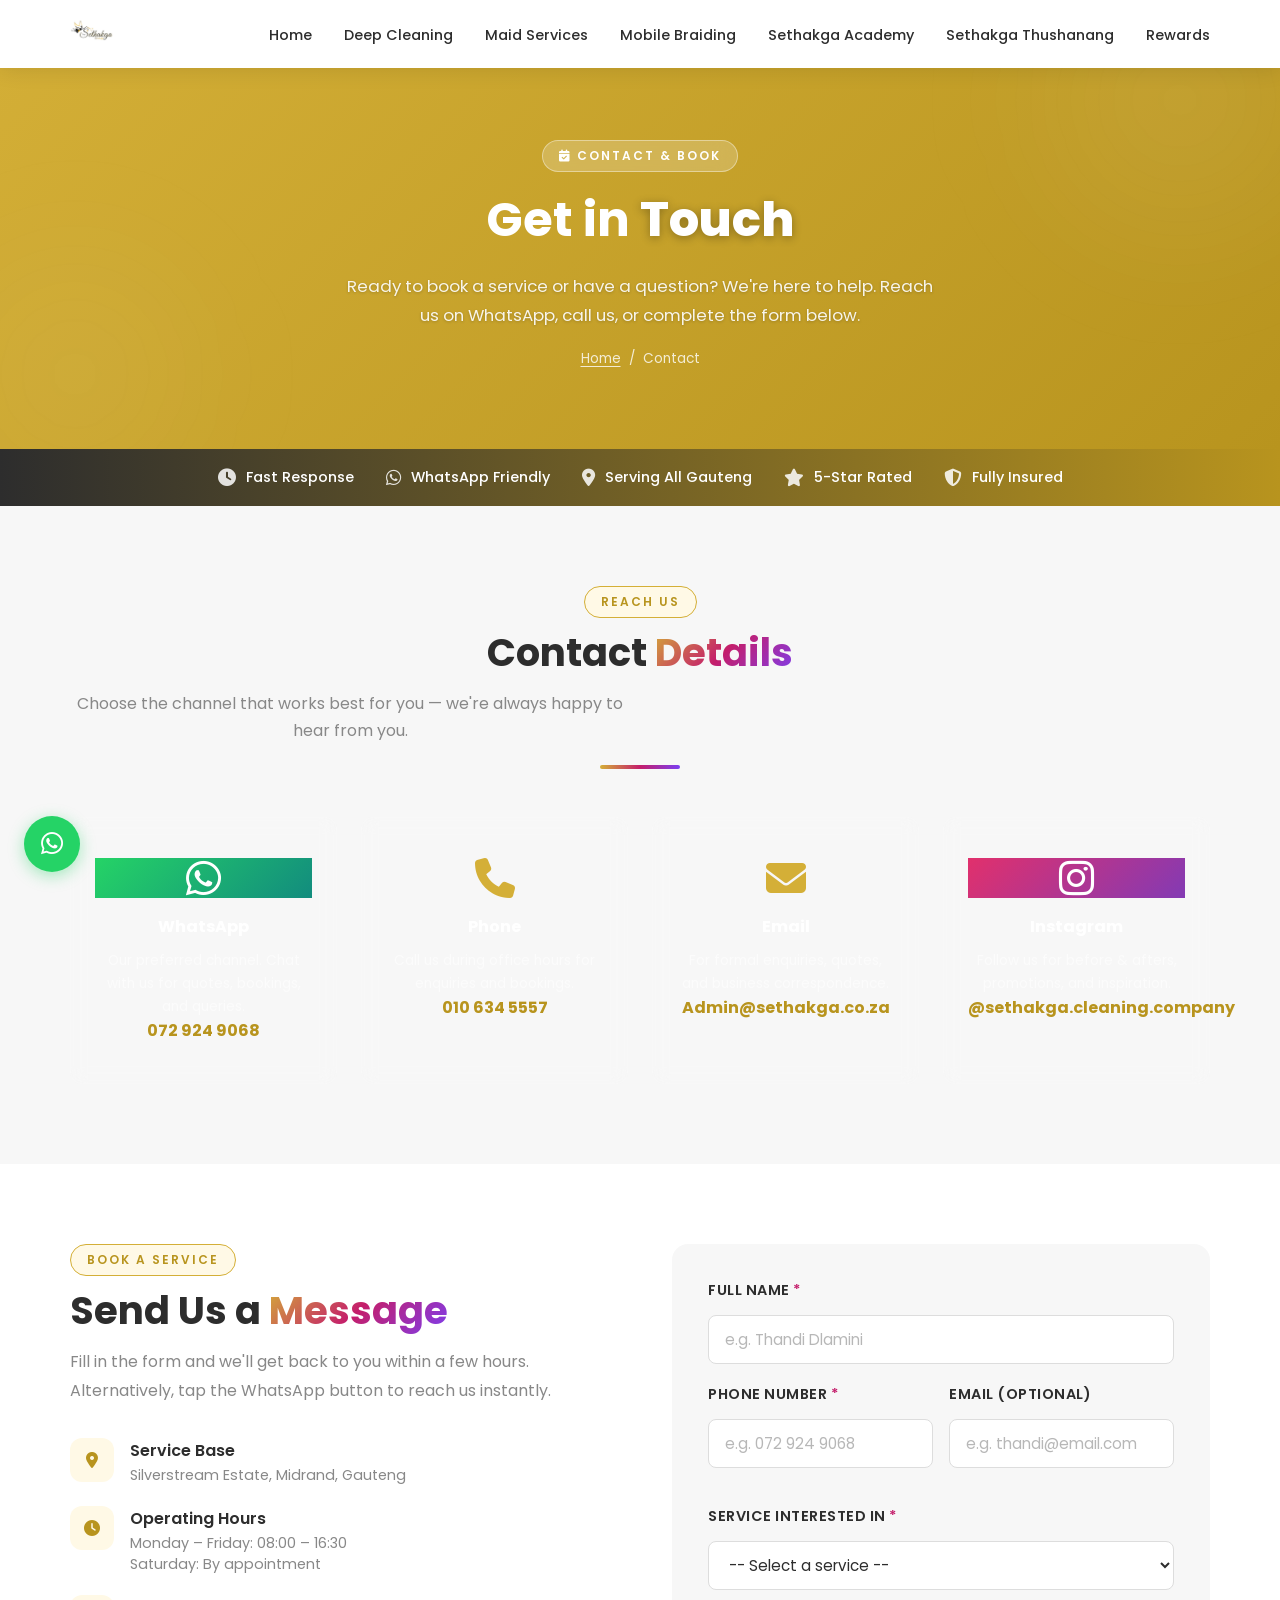
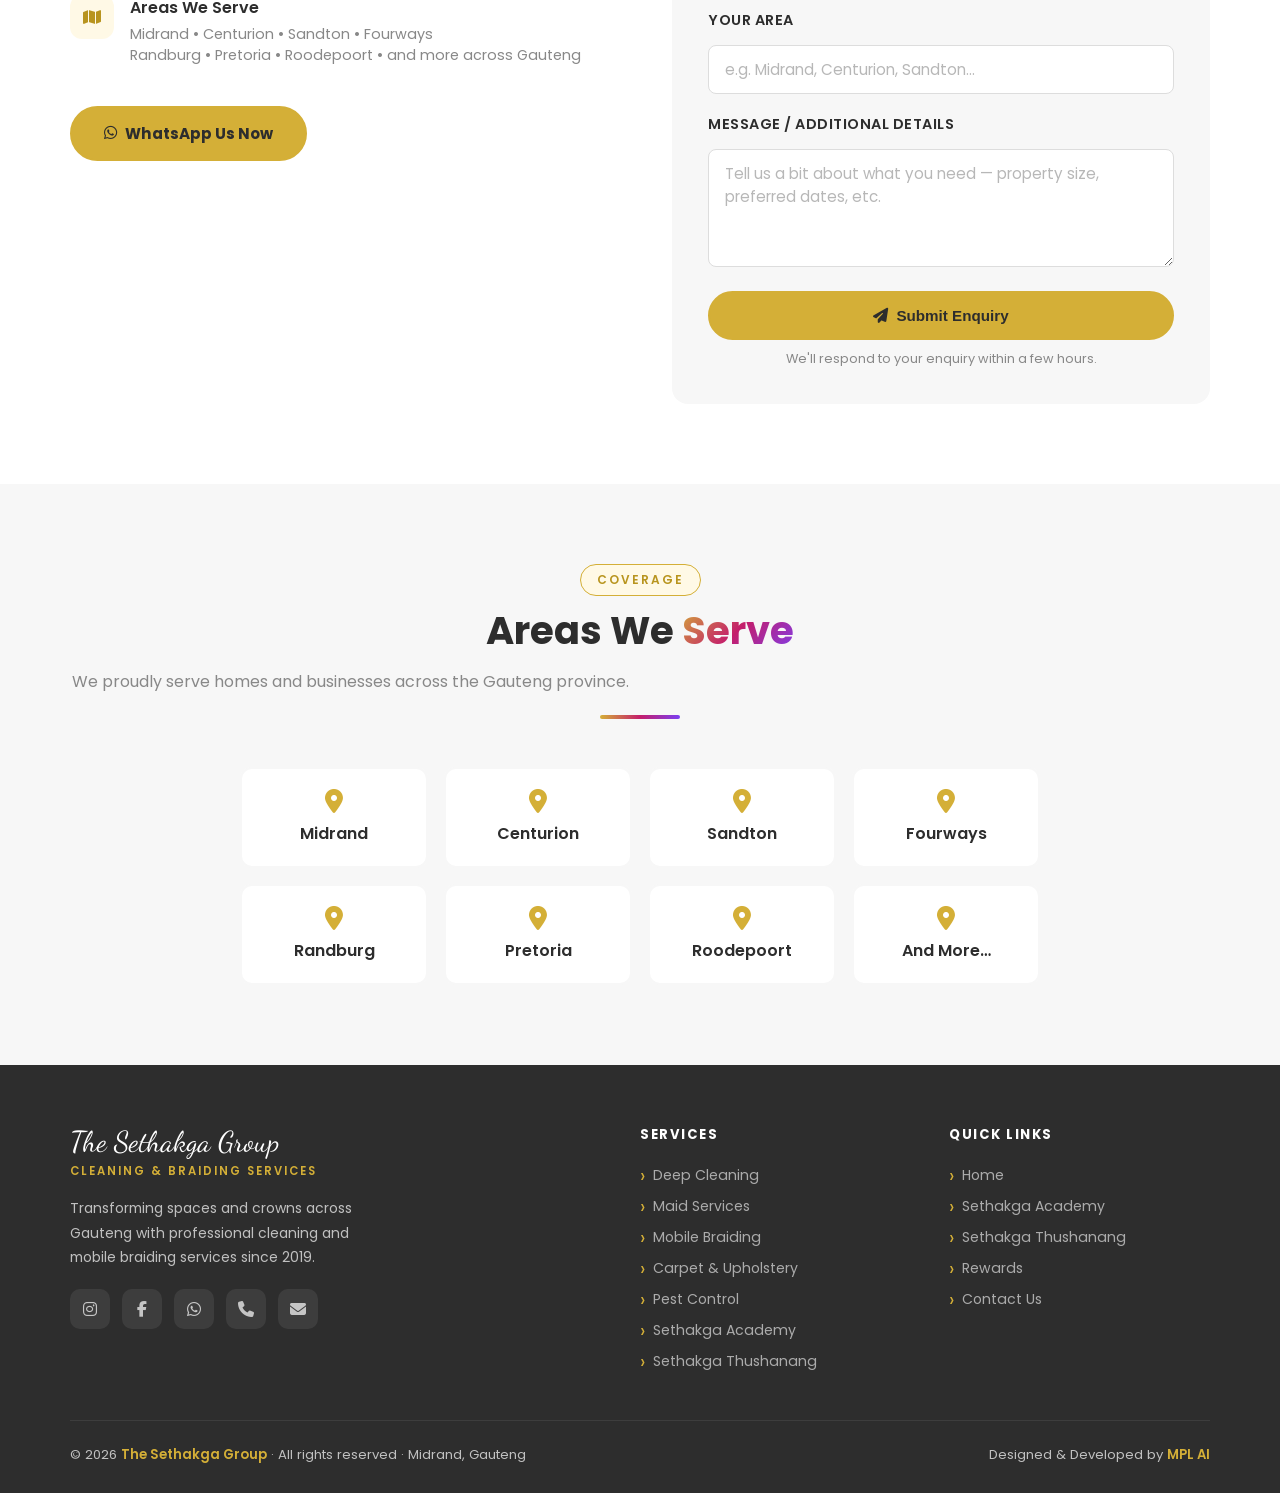
<file: contact.html>
<!DOCTYPE html>
<html lang="en">
<head>
  <meta charset="UTF-8" />
  <meta name="viewport" content="width=device-width, initial-scale=1.0" />
  <title>Contact &amp; Book | The Sethakga Group</title>
  <meta name="description" content="Get in touch with The Sethakga Group — book a cleaning, maid service, or mobile braiding appointment. Based in Midrand, serving all of Gauteng." />

  <link rel="preconnect" href="https://fonts.googleapis.com" />
  <link rel="preconnect" href="https://fonts.gstatic.com" crossorigin />
  <link href="https://fonts.googleapis.com/css2?family=Dancing+Script:wght@700&family=Poppins:wght@300;400;500;600;700&display=swap" rel="stylesheet" />
  <link rel="stylesheet" href="https://cdnjs.cloudflare.com/ajax/libs/font-awesome/6.5.0/css/all.min.css" />
  <link rel="stylesheet" href="styles.css" />
</head>
<body>

  <!-- ==================== NAVBAR ==================== -->
  <nav id="navbar" class="nav-solid">
    <div class="container">
      <div class="nav-inner">
        <a href="index.html" class="nav-logo">
          <div class="logo-icon">
            <img src="images/The Sethakga Group logo.jpeg" alt="Sethakga" class="logo-fairy">
          </div>
        </a>

        <ul class="nav-links">
          <li><a href="index.html">Home</a></li>
          <li><a href="cleaning.html">Deep Cleaning</a></li>
          <li><a href="maid.html">Maid Services</a></li>
          <li><a href="hair.html">Mobile Braiding</a></li>
          <li><a href="academy.html">Sethakga Academy</a></li>
          <li><a href="thushanang.html">Sethakga Thushanang</a></li>
          <li><a href="rewards.html">Rewards</a></li>
        </ul>        

        <button class="hamburger" id="hamburger" aria-label="Menu">
          <span></span>
          <span></span>
          <span></span>
        </button>
      </div>
    </div>
  </nav>

  <!-- Mobile Navigation -->
  <div class="mobile-nav" id="mobileNav">
    <a href="index.html" class="mobile-link">Home</a>
    <a href="cleaning.html" class="mobile-link">Deep Cleaning</a>
    <a href="maid.html" class="mobile-link">Maid Services</a>
    <a href="hair.html" class="mobile-link">Mobile Braiding</a>
    <a href="academy.html" class="mobile-link">Sethakga Academy</a>
    <a href="thushanang.html" class="mobile-link">Sethakga Thushanang</a>
    <a href="rewards.html" class="mobile-link"><i class="fas fa-gift"></i> Rewards</a>
    <a href="contact.html" class="mobile-link"><i class="fas fa-calendar-check"></i> Book Now</a>
  </div>

  <!-- ==================== PAGE HERO ==================== -->
  <section class="page-hero" style="background: linear-gradient(135deg, #D4AF37 0%, #B8941E 100%);">
    <div class="container">
      <span class="section-tag" style="background: rgba(255,255,255,0.2); color: #fff; border-color: rgba(255,255,255,0.4);">
        <i class="fas fa-calendar-check"></i> Contact &amp; Book
      </span>
      <h1 class="page-hero-title" style="color: #fff;">Get in <span style="-webkit-text-fill-color: #fff; background: none;">Touch</span></h1>
      <p class="page-hero-desc" style="color: rgba(255,255,255,0.9);">
        Ready to book a service or have a question? We're here to help.
        Reach us on WhatsApp, call us, or complete the form below.
      </p>
      <div class="breadcrumb" style="color: rgba(255,255,255,0.8);">
        <a href="index.html" style="color: rgba(255,255,255,0.8);">Home</a>
        <span>/</span>
        <span>Contact</span>
      </div>
    </div>
  </section>

  <!-- ==================== TRUST BAR ==================== -->
  <div id="trust-bar">
    <div class="container">
      <div class="trust-items">
        <div class="trust-item"><i class="fas fa-clock"></i> Fast Response</div>
        <div class="trust-item"><i class="fab fa-whatsapp"></i> WhatsApp Friendly</div>
        <div class="trust-item"><i class="fas fa-map-marker-alt"></i> Serving All Gauteng</div>
        <div class="trust-item"><i class="fas fa-star"></i> 5-Star Rated</div>
        <div class="trust-item"><i class="fas fa-shield-halved"></i> Fully Insured</div>
      </div>
    </div>
  </div>

  <!-- ==================== CONTACT CARDS ==================== -->
  <section style="padding: 80px 0; background: var(--grey-light);">
    <div class="container">
      <div class="section-header-branded" style="text-align: center; margin-bottom: 48px;">
        <span class="section-tag">Reach Us</span>
        <h2 class="section-title">Contact <span>Details</span></h2>
        <p class="section-subtitle">Choose the channel that works best for you — we're always happy to hear from you.</p>
      </div>

      <div style="display: grid; grid-template-columns: repeat(auto-fit, minmax(240px, 1fr)); gap: 24px;">

        <!-- WhatsApp -->
        <a href="https://wa.me/27729249068" target="_blank" rel="noopener noreferrer"
           class="why-card fade-up" style="text-decoration: none; text-align: center;">
          <span class="why-icon" style="background: linear-gradient(135deg, #25D366, #128C7E); color: #fff;">
            <i class="fab fa-whatsapp"></i>
          </span>
          <h3>WhatsApp</h3>
          <p>Our preferred channel. Chat with us for quotes, bookings, and queries.</p>
          <strong style="color: var(--gold-dark);">072 924 9068</strong>
        </a>

        <!-- Phone -->
        <a href="tel:0106345557"
           class="why-card fade-up" style="text-decoration: none; text-align: center;">
          <span class="why-icon">
            <i class="fas fa-phone"></i>
          </span>
          <h3>Phone</h3>
          <p>Call us during office hours for enquiries and bookings.</p>
          <strong style="color: var(--gold-dark);">010 634 5557</strong>
        </a>

        <!-- Email -->
        <a href="mailto:Admin@sethakga.co.za"
           class="why-card fade-up" style="text-decoration: none; text-align: center;">
          <span class="why-icon">
            <i class="fas fa-envelope"></i>
          </span>
          <h3>Email</h3>
          <p>For formal enquiries, quotes, and business correspondence.</p>
          <strong style="color: var(--gold-dark);">Admin@sethakga.co.za</strong>
        </a>

        <!-- Instagram -->
        <a href="https://www.instagram.com/sethakga.cleaning.company" target="_blank" rel="noopener noreferrer"
           class="why-card fade-up" style="text-decoration: none; text-align: center;">
          <span class="why-icon" style="background: linear-gradient(135deg, #E1306C, #833AB4); color: #fff;">
            <i class="fab fa-instagram"></i>
          </span>
          <h3>Instagram</h3>
          <p>Follow us for before &amp; afters, promotions, and inspiration.</p>
          <strong style="color: var(--gold-dark);">@sethakga.cleaning.company</strong>
        </a>

      </div>
    </div>
  </section>

  <!-- ==================== CONTACT FORM + INFO ==================== -->
  <section style="padding: 80px 0; background: var(--white);">
    <div class="container">
      <div style="display: grid; grid-template-columns: 1fr 1fr; gap: 64px; align-items: start;">

        <!-- LEFT: Info -->
        <div class="fade-up">
          <span class="section-tag">Book a Service</span>
          <h2 class="section-title">Send Us a <span>Message</span></h2>
          <p style="color: var(--grey-mid); margin-bottom: 32px; line-height: 1.8;">
            Fill in the form and we'll get back to you within a few hours. 
            Alternatively, tap the WhatsApp button to reach us instantly.
          </p>

          <div style="display: flex; flex-direction: column; gap: 20px; margin-bottom: 40px;">

            <div style="display: flex; align-items: flex-start; gap: 16px;">
              <div style="width: 44px; height: 44px; border-radius: 12px; background: var(--gold-pale); display: flex; align-items: center; justify-content: center; flex-shrink: 0;">
                <i class="fas fa-map-marker-alt" style="color: var(--gold-dark);"></i>
              </div>
              <div>
                <div style="font-weight: 600; margin-bottom: 2px;">Service Base</div>
                <div style="color: var(--grey-mid); font-size: 0.9rem;">Silverstream Estate, Midrand, Gauteng</div>
              </div>
            </div>

            <div style="display: flex; align-items: flex-start; gap: 16px;">
              <div style="width: 44px; height: 44px; border-radius: 12px; background: var(--gold-pale); display: flex; align-items: center; justify-content: center; flex-shrink: 0;">
                <i class="fas fa-clock" style="color: var(--gold-dark);"></i>
              </div>
              <div>
                <div style="font-weight: 600; margin-bottom: 2px;">Operating Hours</div>
                <div style="color: var(--grey-mid); font-size: 0.9rem;">Monday – Friday: 08:00 – 16:30<br/>Saturday: By appointment</div>
              </div>
            </div>

            <div style="display: flex; align-items: flex-start; gap: 16px;">
              <div style="width: 44px; height: 44px; border-radius: 12px; background: var(--gold-pale); display: flex; align-items: center; justify-content: center; flex-shrink: 0;">
                <i class="fas fa-map" style="color: var(--gold-dark);"></i>
              </div>
              <div>
                <div style="font-weight: 600; margin-bottom: 4px;">Areas We Serve</div>
                <div style="color: var(--grey-mid); font-size: 0.9rem;">
                  Midrand &bull; Centurion &bull; Sandton &bull; Fourways<br/>
                  Randburg &bull; Pretoria &bull; Roodepoort &bull; and more across Gauteng
                </div>
              </div>
            </div>

          </div>

          <a href="https://wa.me/27729249068?text=Hi%20Sethakga%2C%20I'd%20like%20to%20make%20a%20booking%20enquiry"
             target="_blank" rel="noopener noreferrer"
             class="btn btn-primary" style="display: inline-flex; align-items: center; gap: 8px;">
            <i class="fab fa-whatsapp"></i> WhatsApp Us Now
          </a>
        </div>

        <!-- RIGHT: Form -->
        <div class="fade-up">
          <form id="contactForm" novalidate style="background: var(--grey-light); padding: 36px; border-radius: 16px;">

            <div class="form-group" style="margin-bottom: 20px;">
              <label for="contact-name" style="display: block; font-weight: 600; font-size: 0.9rem; margin-bottom: 6px;">
                Full Name <span style="color: var(--pink);">*</span>
              </label>
              <input type="text" id="contact-name" name="name" placeholder="e.g. Thandi Dlamini" required
                     style="width: 100%; padding: 12px 16px; border: 1px solid #ddd; border-radius: 8px; font-family: inherit; font-size: 0.95rem; outline: none; transition: border-color 0.2s;" />
            </div>

            <div style="display: grid; grid-template-columns: 1fr 1fr; gap: 16px; margin-bottom: 20px;">
              <div class="form-group">
                <label for="contact-phone" style="display: block; font-weight: 600; font-size: 0.9rem; margin-bottom: 6px;">
                  Phone Number <span style="color: var(--pink);">*</span>
                </label>
                <input type="tel" id="contact-phone" name="phone" placeholder="e.g. 072 924 9068" required
                       style="width: 100%; padding: 12px 16px; border: 1px solid #ddd; border-radius: 8px; font-family: inherit; font-size: 0.95rem; outline: none; transition: border-color 0.2s;" />
              </div>
              <div class="form-group">
                <label for="contact-email" style="display: block; font-weight: 600; font-size: 0.9rem; margin-bottom: 6px;">
                  Email (optional)
                </label>
                <input type="email" id="contact-email" name="email" placeholder="e.g. thandi@email.com"
                       style="width: 100%; padding: 12px 16px; border: 1px solid #ddd; border-radius: 8px; font-family: inherit; font-size: 0.95rem; outline: none; transition: border-color 0.2s;" />
              </div>
            </div>

            <div class="form-group" style="margin-bottom: 20px;">
              <label for="contact-service" style="display: block; font-weight: 600; font-size: 0.9rem; margin-bottom: 6px;">
                Service Interested In <span style="color: var(--pink);">*</span>
              </label>
              <select id="contact-service" name="service" required
                      style="width: 100%; padding: 12px 16px; border: 1px solid #ddd; border-radius: 8px; font-family: inherit; font-size: 0.95rem; outline: none; background: #fff; transition: border-color 0.2s;">
                <option value="">-- Select a service --</option>
                <optgroup label="Sethakga Cleaning">
                  <option value="deep-clean">Deep Cleaning</option>
                  <option value="maid-once">Maid Service – Once-Off</option>
                  <option value="maid-weekly">Maid Service – Weekly / Recurring</option>
                  <option value="maid-full-time">Full-Time Fairy Placement</option>
                  <option value="carpet">Carpet &amp; Upholstery Cleaning</option>
                  <option value="pest">Pest Control</option>
                  <option value="commercial">Commercial / Office Cleaning</option>
                </optgroup>
                <optgroup label="Sethakga Hair">
                  <option value="braiding">Mobile Braiding</option>
                </optgroup>
                <option value="other">Other / General Enquiry</option>
              </select>
            </div>

            <div class="form-group" style="margin-bottom: 20px;">
              <label for="contact-area" style="display: block; font-weight: 600; font-size: 0.9rem; margin-bottom: 6px;">
                Your Area
              </label>
              <input type="text" id="contact-area" name="area" placeholder="e.g. Midrand, Centurion, Sandton..."
                     style="width: 100%; padding: 12px 16px; border: 1px solid #ddd; border-radius: 8px; font-family: inherit; font-size: 0.95rem; outline: none; transition: border-color 0.2s;" />
            </div>

            <div class="form-group" style="margin-bottom: 24px;">
              <label for="contact-message" style="display: block; font-weight: 600; font-size: 0.9rem; margin-bottom: 6px;">
                Message / Additional Details
              </label>
              <textarea id="contact-message" name="message" rows="4"
                        placeholder="Tell us a bit about what you need — property size, preferred dates, etc."
                        style="width: 100%; padding: 12px 16px; border: 1px solid #ddd; border-radius: 8px; font-family: inherit; font-size: 0.95rem; outline: none; resize: vertical; transition: border-color 0.2s;"></textarea>
            </div>

            <button type="submit" class="btn btn-primary" style="width: 100%; justify-content: center;">
              <i class="fas fa-paper-plane"></i> Submit Enquiry
            </button>
            <p style="font-size: 0.8rem; color: var(--grey-mid); text-align: center; margin-top: 10px;">
              We'll respond to your enquiry within a few hours.
            </p>

          </form>
        </div>

      </div>
    </div>
  </section>

  <!-- ==================== SERVICE AREA ==================== -->
  <section style="padding: 80px 0; background: var(--grey-light);">
    <div class="container">
      <div class="section-header-branded" style="text-align: center; margin-bottom: 48px;">
        <span class="section-tag">Coverage</span>
        <h2 class="section-title">Areas We <span>Serve</span></h2>
        <p class="section-subtitle">We proudly serve homes and businesses across the Gauteng province.</p>
      </div>

      <div style="display: grid; grid-template-columns: repeat(auto-fit, minmax(160px, 1fr)); gap: 16px; max-width: 800px; margin: 0 auto;">
        <div class="partner-card fade-up" style="text-align: center; padding: 20px;">
          <i class="fas fa-map-marker-alt" style="color: var(--gold); font-size: 1.5rem; margin-bottom: 8px;"></i>
          <div style="font-weight: 600;">Midrand</div>
        </div>
        <div class="partner-card fade-up" style="text-align: center; padding: 20px;">
          <i class="fas fa-map-marker-alt" style="color: var(--gold); font-size: 1.5rem; margin-bottom: 8px;"></i>
          <div style="font-weight: 600;">Centurion</div>
        </div>
        <div class="partner-card fade-up" style="text-align: center; padding: 20px;">
          <i class="fas fa-map-marker-alt" style="color: var(--gold); font-size: 1.5rem; margin-bottom: 8px;"></i>
          <div style="font-weight: 600;">Sandton</div>
        </div>
        <div class="partner-card fade-up" style="text-align: center; padding: 20px;">
          <i class="fas fa-map-marker-alt" style="color: var(--gold); font-size: 1.5rem; margin-bottom: 8px;"></i>
          <div style="font-weight: 600;">Fourways</div>
        </div>
        <div class="partner-card fade-up" style="text-align: center; padding: 20px;">
          <i class="fas fa-map-marker-alt" style="color: var(--gold); font-size: 1.5rem; margin-bottom: 8px;"></i>
          <div style="font-weight: 600;">Randburg</div>
        </div>
        <div class="partner-card fade-up" style="text-align: center; padding: 20px;">
          <i class="fas fa-map-marker-alt" style="color: var(--gold); font-size: 1.5rem; margin-bottom: 8px;"></i>
          <div style="font-weight: 600;">Pretoria</div>
        </div>
        <div class="partner-card fade-up" style="text-align: center; padding: 20px;">
          <i class="fas fa-map-marker-alt" style="color: var(--gold); font-size: 1.5rem; margin-bottom: 8px;"></i>
          <div style="font-weight: 600;">Roodepoort</div>
        </div>
        <div class="partner-card fade-up" style="text-align: center; padding: 20px;">
          <i class="fas fa-map-marker-alt" style="color: var(--gold); font-size: 1.5rem; margin-bottom: 8px;"></i>
          <div style="font-weight: 600;">And More&hellip;</div>
        </div>
      </div>
    </div>
  </section>

  <!-- ==================== FOOTER ==================== -->

  <footer>
    <div class="container">
      <div class="footer-grid">
        <div class="footer-brand">
          <div class="fb-name">The Sethakga Group</div>
          <div class="fb-sub">Cleaning &amp; Braiding Services</div>
          <p>Transforming spaces and crowns across Gauteng with professional
             cleaning and mobile braiding services since 2019.</p>
          <div class="social-links">
            <a href="https://www.instagram.com/sethakga.cleaning.company" target="_blank" rel="noopener noreferrer"
               class="social-link" aria-label="Instagram">
              <i class="fab fa-instagram"></i>
            </a>
            <a href="https://www.facebook.com/sethakga.cleaning.company" target="_blank" rel="noopener noreferrer"
               class="social-link" aria-label="Facebook">
              <i class="fab fa-facebook-f"></i>
            </a>
            <a href="https://wa.me/27729249068" target="_blank" rel="noopener noreferrer"
               class="social-link" aria-label="WhatsApp">
              <i class="fab fa-whatsapp"></i>
            </a>
            <a href="tel:0106345557" class="social-link" aria-label="Phone">
              <i class="fas fa-phone"></i>
            </a>
            <a href="mailto:Admin@sethakga.co.za" class="social-link" aria-label="Email">
              <i class="fas fa-envelope"></i>
            </a>
          </div>
        </div>

        <div class="footer-col">
          <h4>Services</h4>
          <ul>
            <li><a href="cleaning.html">Deep Cleaning</a></li>
            <li><a href="maid.html">Maid Services</a></li>
            <li><a href="hair.html">Mobile Braiding</a></li>
            <li><a href="cleaning.html">Carpet &amp; Upholstery</a></li>
            <li><a href="cleaning.html">Pest Control</a></li>
            <li><a href="academy.html">Sethakga Academy</a></li>
            <li><a href="thushanang.html">Sethakga Thushanang</a></li>
          </ul>
        </div>

        <div class="footer-col">
          <h4>Quick Links</h4>
          <ul>
            <li><a href="index.html">Home</a></li>
            <li><a href="academy.html">Sethakga Academy</a></li>
            <li><a href="thushanang.html">Sethakga Thushanang</a></li>
            <li><a href="rewards.html">Rewards</a></li>
            <li><a href="contact.html">Contact Us</a></li>
          </ul>
        </div>
      </div>

      <div class="footer-bottom">
        <div>
          &copy; 2026 <span>The Sethakga Group</span> &middot; All rights reserved &middot;
          Midrand, Gauteng
        </div>
        <div>
          Designed &amp; Developed by <a href="https://www.mplai.co.za" target="_blank" rel="noopener noreferrer"><span>MPL AI</span></a>
        </div>
      </div>
    </div>
  </footer>

  <!-- WhatsApp Float -->
  <a href="https://wa.me/27729249068" target="_blank" rel="noopener noreferrer"
     class="whatsapp-float" aria-label="Chat on WhatsApp">
    <i class="fab fa-whatsapp"></i>
  </a>

  <!-- Back to Top -->
  <button id="back-top" aria-label="Back to top">
    <i class="fas fa-chevron-up"></i>
  </button>

  <!-- ==================== JAVASCRIPT ==================== -->
  <script src="main.js"></script>
</body>
</html>
</file>
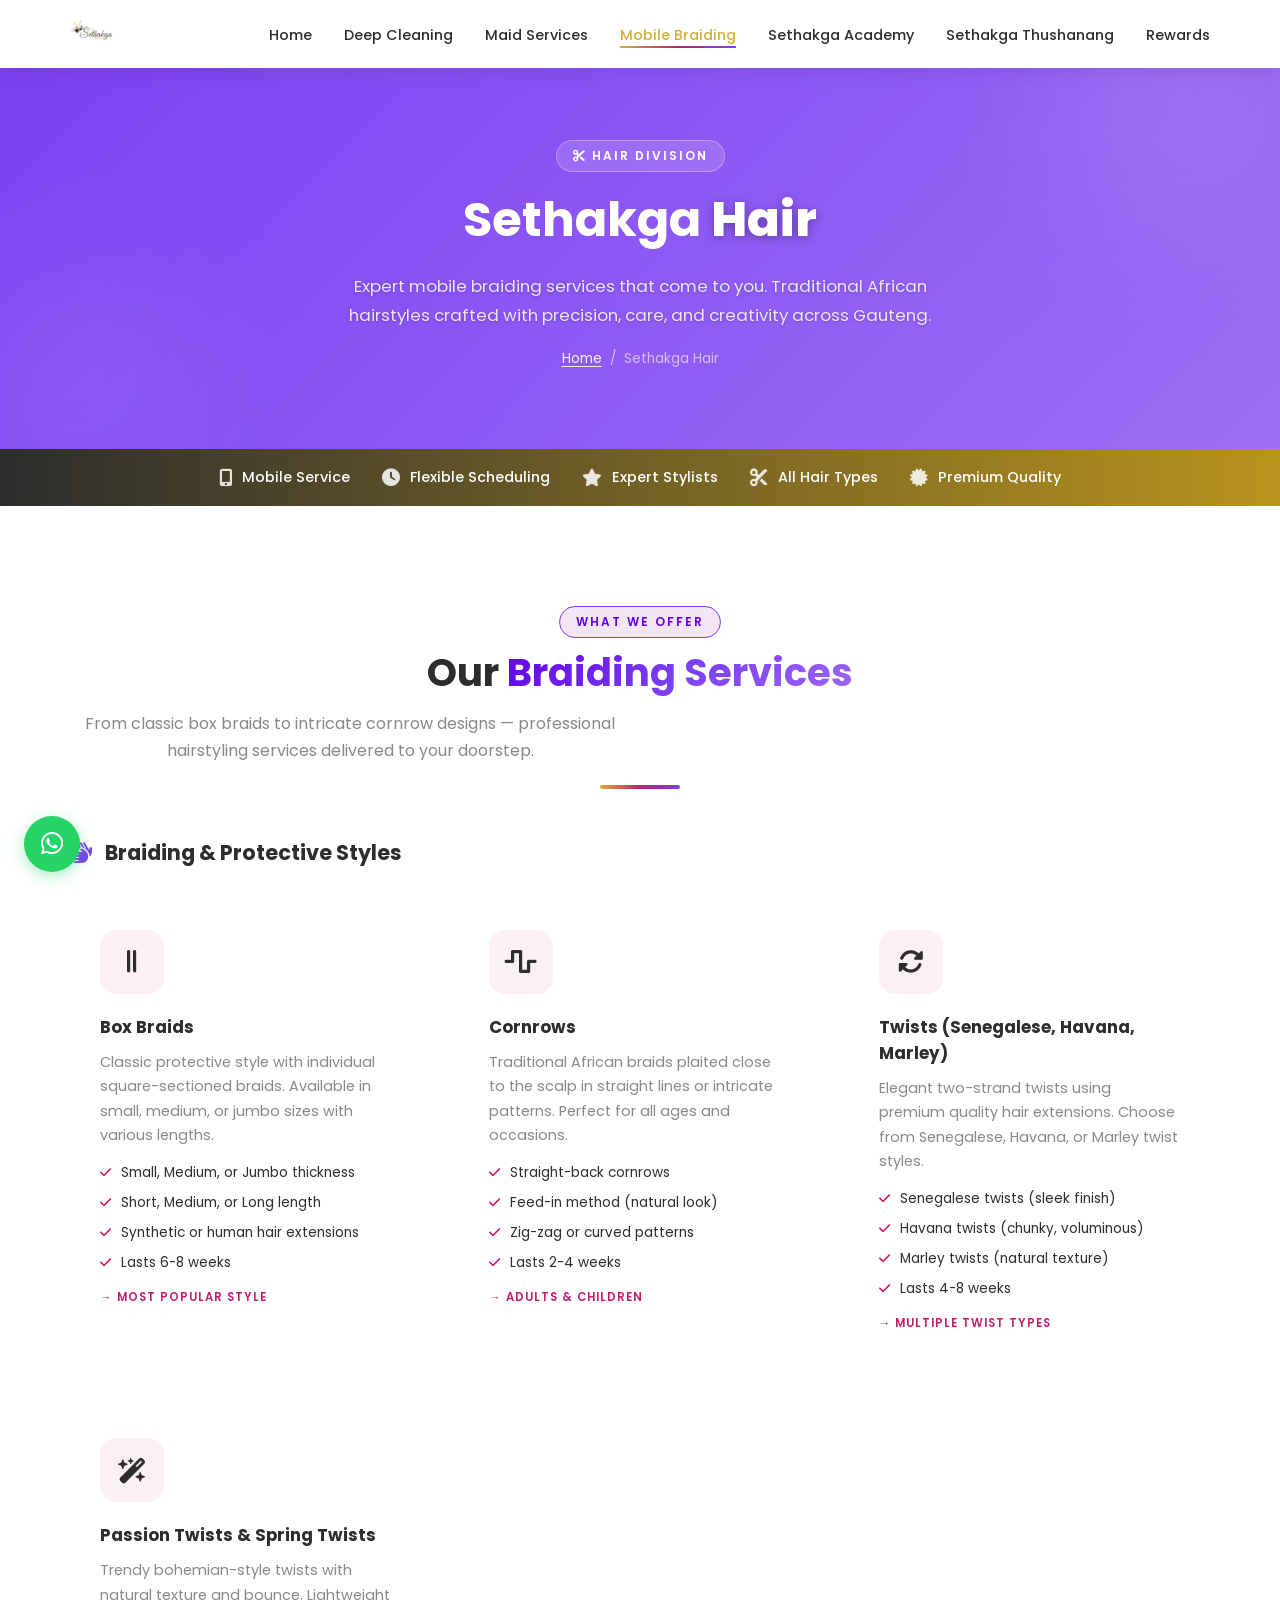
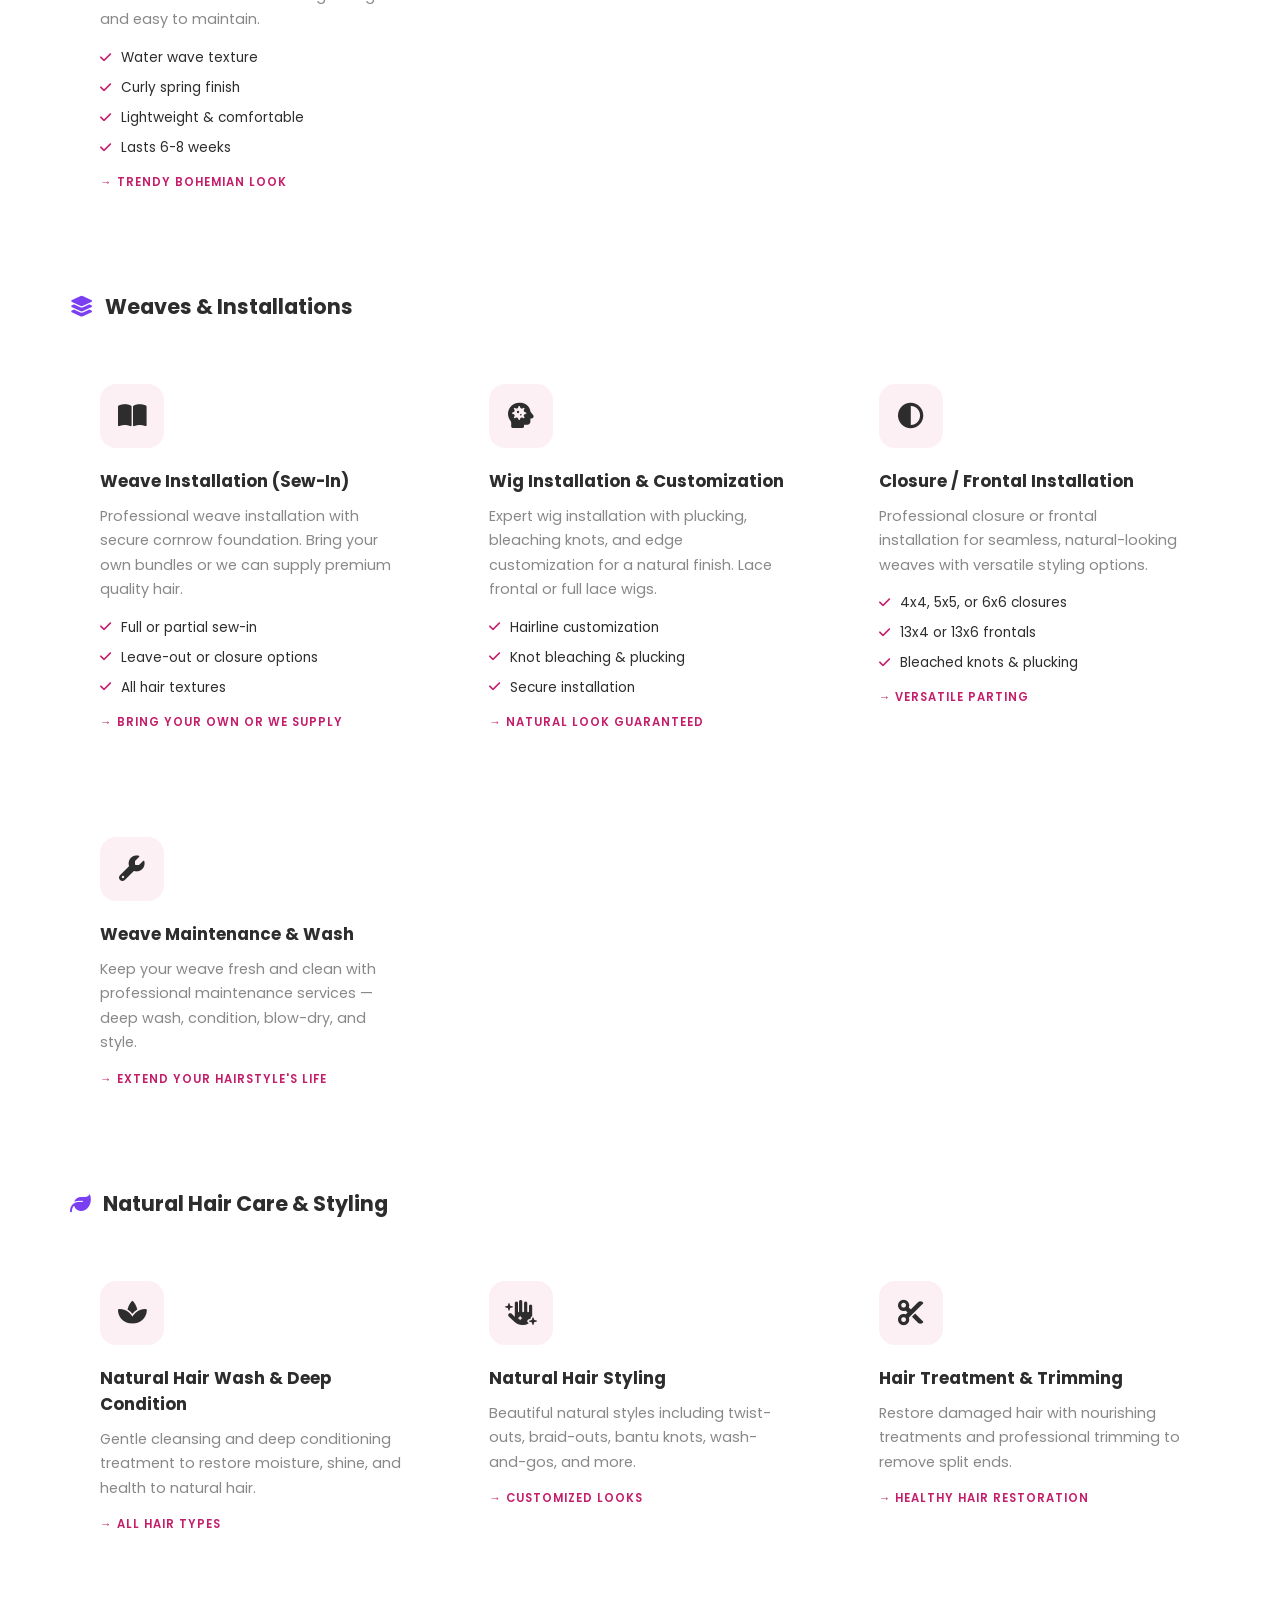
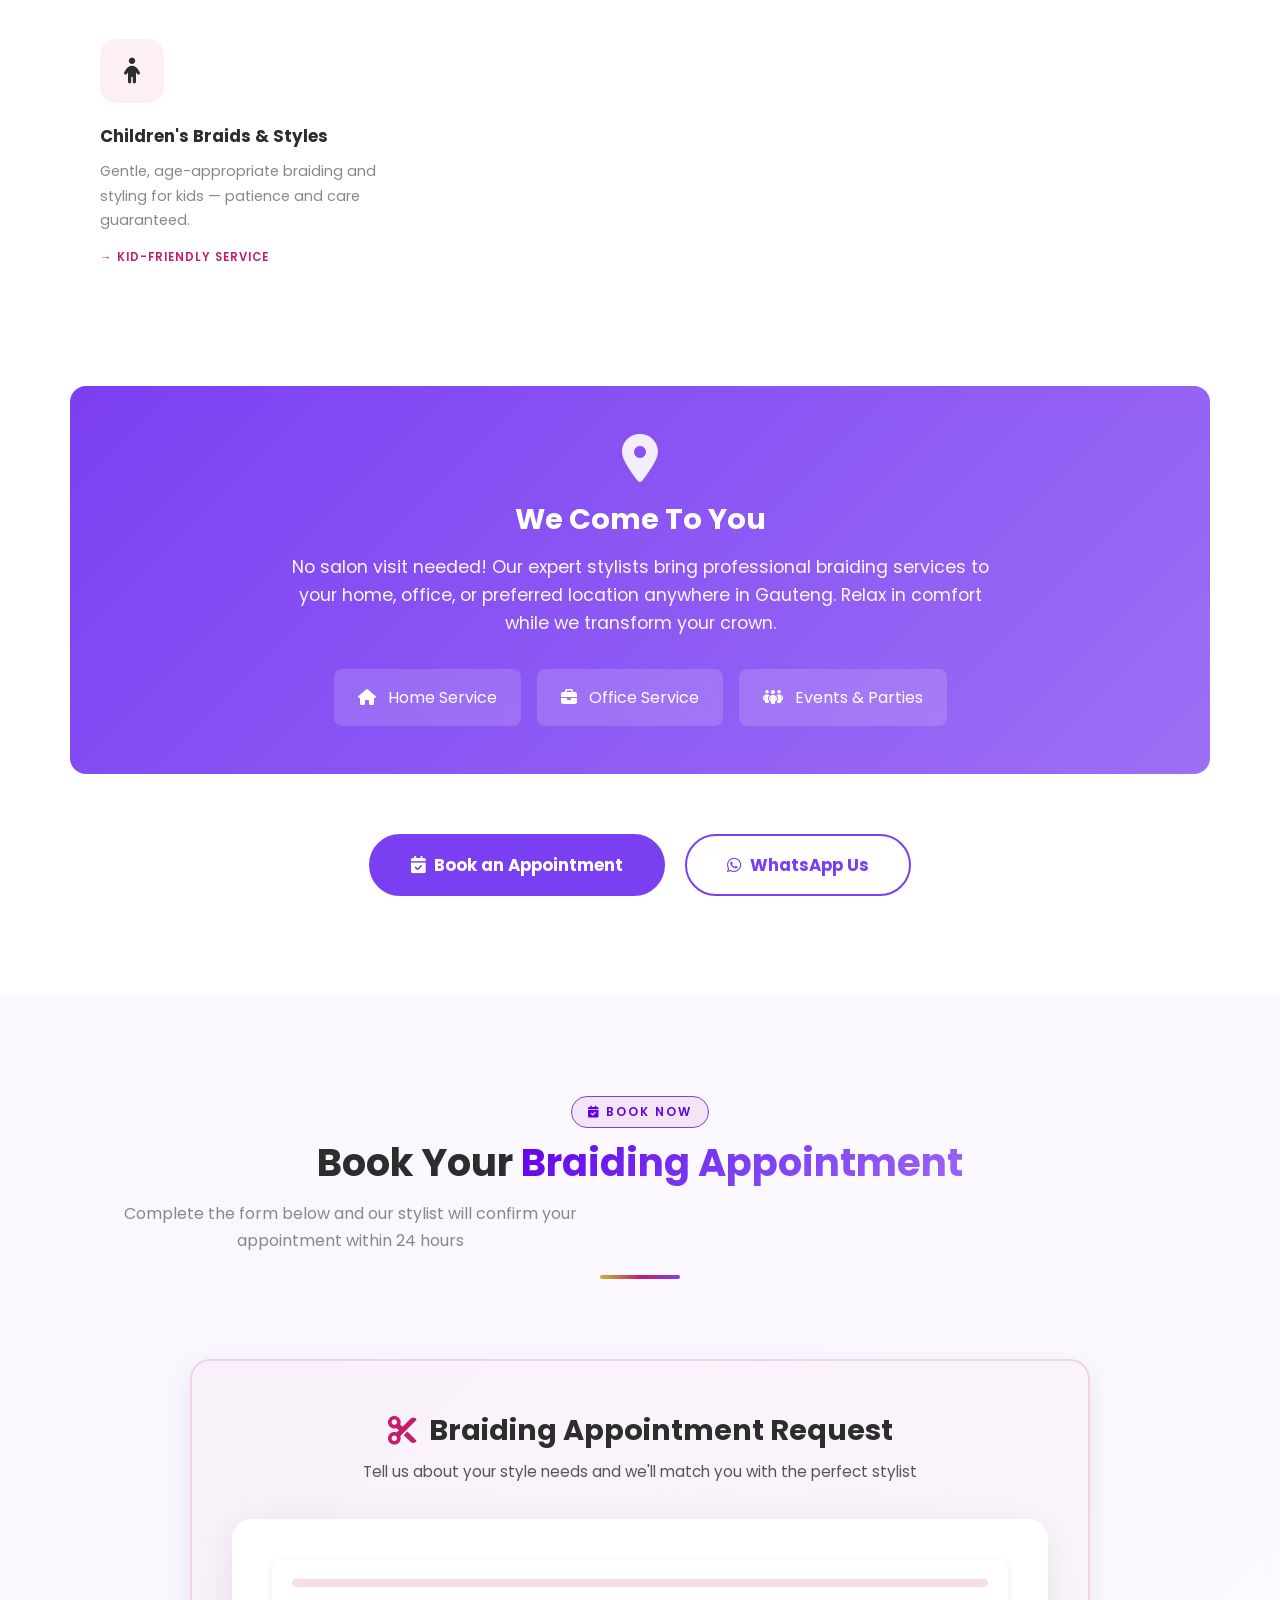
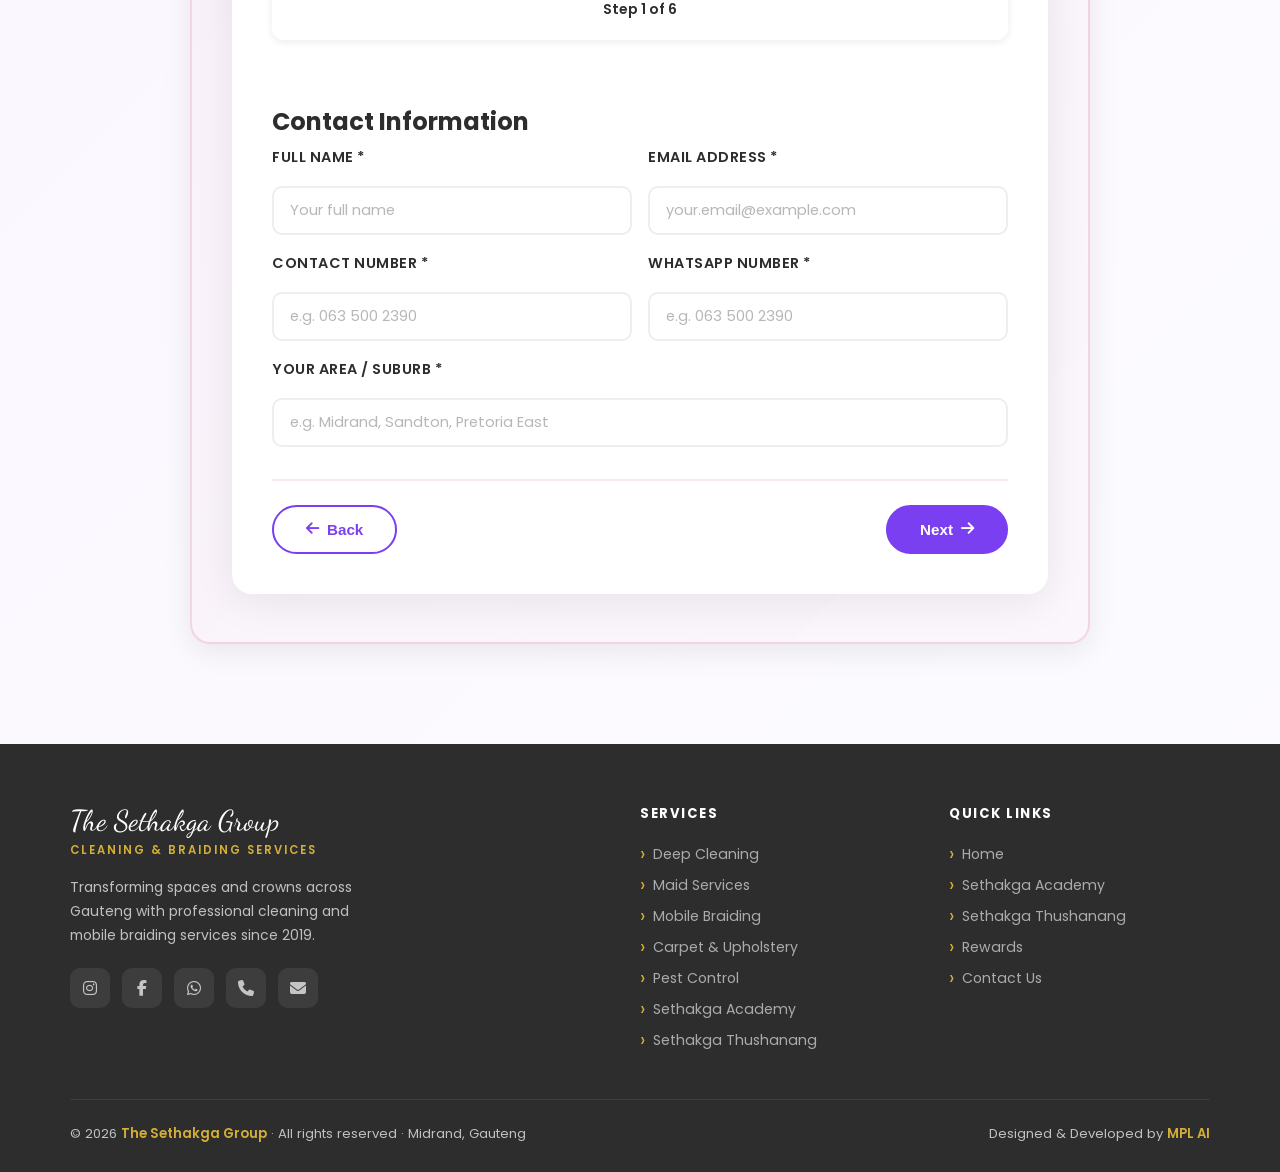
<file: hair.html>
<!DOCTYPE html>
<html lang="en">
<head>
  <meta charset="UTF-8" />
  <meta name="viewport" content="width=device-width, initial-scale=1.0" />
  <title>Sethakga Hair | Mobile Braiding Services Gauteng</title>
  <meta name="description" content="Sethakga Hair - Expert mobile braiding services across Gauteng. Box braids, cornrows, twists, weaves, and traditional African hairstyles. We come to you!" />

  <link rel="preconnect" href="https://fonts.googleapis.com" />
  <link rel="preconnect" href="https://fonts.gstatic.com" crossorigin />
  <link href="https://fonts.googleapis.com/css2?family=Dancing+Script:wght@700&family=Poppins:wght@300;400;500;600;700&display=swap" rel="stylesheet" />
  <link rel="stylesheet" href="https://cdnjs.cloudflare.com/ajax/libs/font-awesome/6.5.0/css/all.min.css" />
  <link rel="stylesheet" href="styles.css" />
</head>
<body>

  <!-- ==================== NAVBAR ==================== -->
  <nav id="navbar" class="nav-solid">
    <div class="container">
      <div class="nav-inner">
        <a href="index.html" class="nav-logo">
          <div class="logo-icon">
            <img src="images/The Sethakga Group logo.jpeg" alt="Sethakga" class="logo-fairy">
          </div>
        </a>

        <ul class="nav-links">
          <li><a href="index.html">Home</a></li>
          <li><a href="cleaning.html">Deep Cleaning</a></li>
          <li><a href="maid.html">Maid Services</a></li>
          <li><a href="hair.html" class="active">Mobile Braiding</a></li>
          <li><a href="academy.html">Sethakga Academy</a></li>
          <li><a href="thushanang.html">Sethakga Thushanang</a></li>
          <li><a href="rewards.html">Rewards</a></li>
        </ul>        

        <button class="hamburger" id="hamburger" aria-label="Menu">
          <span></span>
          <span></span>
          <span></span>
        </button>
      </div>
    </div>
  </nav>

  <div class="mobile-nav" id="mobileNav">
    <a href="index.html" class="mobile-link">Home</a>
    <a href="cleaning.html" class="mobile-link">Deep Cleaning</a>
    <a href="maid.html" class="mobile-link">Maid Services</a>
    <a href="hair.html" class="mobile-link">Mobile Braiding</a>
    <a href="academy.html" class="mobile-link">Sethakga Academy</a>
    <a href="thushanang.html" class="mobile-link">Sethakga Thushanang</a>
    <a href="rewards.html" class="mobile-link"><i class="fas fa-gift"></i> Rewards</a>
    <a href="contact.html" class="mobile-link"><i class="fas fa-calendar-check"></i> Book Now</a>
  </div>

  <!-- ==================== PAGE HERO ==================== -->
  <section class="page-hero page-hero--hair" style="background: linear-gradient(135deg, #7B3FF2 0%, #9D6FF5 100%);">
    <div class="container">
      <span class="section-tag section-tag--hair"><i class="fas fa-scissors"></i> Hair Division</span>
      <h1 class="page-hero-title">Sethakga <span>Hair</span></h1>
      <p class="page-hero-desc">
        Expert mobile braiding services that come to you. Traditional African hairstyles crafted with precision, care, and creativity across Gauteng.
      </p>
      <div class="breadcrumb">
        <a href="index.html">Home</a>
        <span>/</span>
        <span>Sethakga Hair</span>
      </div>
    </div>
  </section>

  <!-- ==================== TRUST BAR ==================== -->
  <div id="trust-bar">
    <div class="container">
      <div class="trust-items">
        <div class="trust-item"><i class="fas fa-mobile-screen-button"></i> Mobile Service</div>
        <div class="trust-item"><i class="fas fa-clock"></i> Flexible Scheduling</div>
        <div class="trust-item"><i class="fas fa-star"></i> Expert Stylists</div>
        <div class="trust-item"><i class="fas fa-scissors"></i> All Hair Types</div>
        <div class="trust-item"><i class="fas fa-certificate"></i> Premium Quality</div>
      </div>
    </div>
  </div>

  <!-- ==================== HAIR SERVICES ==================== -->
  <section id="services" style="padding: 100px 0; background: var(--white);">
    <div class="container">
      <div class="section-header-branded">
        <span class="section-tag section-tag--hair">What We Offer</span>
        <h2 class="section-title">Our <span>Braiding Services</span></h2>
        <p class="section-subtitle">
          From classic box braids to intricate cornrow designs — 
          professional hairstyling services delivered to your doorstep.
        </p>
      </div>

      <!-- Braiding Services -->
      <h3 style="margin: 48px 0 24px; color: var(--dark); font-size: 1.3rem; font-weight: 700;">
        <i class="fas fa-hands" style="color: var(--purple); margin-right: 8px;"></i>
        Braiding &amp; Protective Styles
      </h3>
      <div class="services-grid">
        <div class="service-card fade-up">
          <div class="service-icon"><i class="fas fa-grip-lines-vertical"></i></div>
          <h3>Box Braids</h3>
          <p>Classic protective style with individual square-sectioned braids. Available in small, medium, or jumbo sizes with various lengths.</p>
          <ul class="service-includes">
            <li><i class="fas fa-check"></i> Small, Medium, or Jumbo thickness</li>
            <li><i class="fas fa-check"></i> Short, Medium, or Long length</li>
            <li><i class="fas fa-check"></i> Synthetic or human hair extensions</li>
            <li><i class="fas fa-check"></i> Lasts 6-8 weeks</li>
          </ul>
          <span class="service-tag">→ Most Popular Style</span>
        </div>

        <div class="service-card fade-up">
          <div class="service-icon"><i class="fas fa-wave-square"></i></div>
          <h3>Cornrows</h3>
          <p>Traditional African braids plaited close to the scalp in straight lines or intricate patterns. Perfect for all ages and occasions.</p>
          <ul class="service-includes">
            <li><i class="fas fa-check"></i> Straight-back cornrows</li>
            <li><i class="fas fa-check"></i> Feed-in method (natural look)</li>
            <li><i class="fas fa-check"></i> Zig-zag or curved patterns</li>
            <li><i class="fas fa-check"></i> Lasts 2-4 weeks</li>
          </ul>
          <span class="service-tag">→ Adults &amp; Children</span>
        </div>

        <div class="service-card fade-up">
          <div class="service-icon"><i class="fas fa-rotate"></i></div>
          <h3>Twists (Senegalese, Havana, Marley)</h3>
          <p>Elegant two-strand twists using premium quality hair extensions. Choose from Senegalese, Havana, or Marley twist styles.</p>
          <ul class="service-includes">
            <li><i class="fas fa-check"></i> Senegalese twists (sleek finish)</li>
            <li><i class="fas fa-check"></i> Havana twists (chunky, voluminous)</li>
            <li><i class="fas fa-check"></i> Marley twists (natural texture)</li>
            <li><i class="fas fa-check"></i> Lasts 4-8 weeks</li>
          </ul>
          <span class="service-tag">→ Multiple Twist Types</span>
        </div>

        <div class="service-card fade-up">
          <div class="service-icon"><i class="fas fa-wand-magic-sparkles"></i></div>
          <h3>Passion Twists &amp; Spring Twists</h3>
          <p>Trendy bohemian-style twists with natural texture and bounce. Lightweight and easy to maintain.</p>
          <ul class="service-includes">
            <li><i class="fas fa-check"></i> Water wave texture</li>
            <li><i class="fas fa-check"></i> Curly spring finish</li>
            <li><i class="fas fa-check"></i> Lightweight &amp; comfortable</li>
            <li><i class="fas fa-check"></i> Lasts 6-8 weeks</li>
          </ul>
          <span class="service-tag">→ Trendy Bohemian Look</span>
        </div>
      </div>

      <!-- Weaves & Installations -->
      <h3 style="margin: 60px 0 24px; color: var(--dark); font-size: 1.3rem; font-weight: 700;">
        <i class="fas fa-layer-group" style="color: var(--purple); margin-right: 8px;"></i>
        Weaves &amp; Installations
      </h3>
      <div class="services-grid">
        <div class="service-card fade-up">
          <div class="service-icon"><i class="fas fa-book-open"></i></div>
          <h3>Weave Installation (Sew-In)</h3>
          <p>Professional weave installation with secure cornrow foundation. Bring your own bundles or we can supply premium quality hair.</p>
          <ul class="service-includes">
            <li><i class="fas fa-check"></i> Full or partial sew-in</li>
            <li><i class="fas fa-check"></i> Leave-out or closure options</li>
            <li><i class="fas fa-check"></i> All hair textures</li>
          </ul>
          <span class="service-tag">→ Bring Your Own or We Supply</span>
        </div>

        <div class="service-card fade-up">
          <div class="service-icon"><i class="fas fa-head-side-virus"></i></div>
          <h3>Wig Installation &amp; Customization</h3>
          <p>Expert wig installation with plucking, bleaching knots, and edge customization for a natural finish. Lace frontal or full lace wigs.</p>
          <ul class="service-includes">
            <li><i class="fas fa-check"></i> Hairline customization</li>
            <li><i class="fas fa-check"></i> Knot bleaching &amp; plucking</li>
            <li><i class="fas fa-check"></i> Secure installation</li>
          </ul>
          <span class="service-tag">→ Natural Look Guaranteed</span>
        </div>

        <div class="service-card fade-up">
          <div class="service-icon"><i class="fas fa-circle-half-stroke"></i></div>
          <h3>Closure / Frontal Installation</h3>
          <p>Professional closure or frontal installation for seamless, natural-looking weaves with versatile styling options.</p>
          <ul class="service-includes">
            <li><i class="fas fa-check"></i> 4x4, 5x5, or 6x6 closures</li>
            <li><i class="fas fa-check"></i> 13x4 or 13x6 frontals</li>
            <li><i class="fas fa-check"></i> Bleached knots &amp; plucking</li>
          </ul>
          <span class="service-tag">→ Versatile Parting</span>
        </div>

        <div class="service-card fade-up">
          <div class="service-icon"><i class="fas fa-wrench"></i></div>
          <h3>Weave Maintenance &amp; Wash</h3>
          <p>Keep your weave fresh and clean with professional maintenance services — deep wash, condition, blow-dry, and style.</p>
          <span class="service-tag">→ Extend Your Hairstyle's Life</span>
        </div>
      </div>

      <!-- Natural Hair Care -->
      <h3 style="margin: 60px 0 24px; color: var(--dark); font-size: 1.3rem; font-weight: 700;">
        <i class="fas fa-leaf" style="color: var(--purple); margin-right: 8px;"></i>
        Natural Hair Care &amp; Styling
      </h3>
      <div class="services-grid">
        <div class="service-card fade-up">
          <div class="service-icon"><i class="fas fa-spa"></i></div>
          <h3>Natural Hair Wash &amp; Deep Condition</h3>
          <p>Gentle cleansing and deep conditioning treatment to restore moisture, shine, and health to natural hair.</p>
          <span class="service-tag">→ All Hair Types</span>
        </div>

        <div class="service-card fade-up">
          <div class="service-icon"><i class="fas fa-hand-sparkles"></i></div>
          <h3>Natural Hair Styling</h3>
          <p>Beautiful natural styles including twist-outs, braid-outs, bantu knots, wash-and-gos, and more.</p>
          <span class="service-tag">→ Customized Looks</span>
        </div>

        <div class="service-card fade-up">
          <div class="service-icon"><i class="fas fa-cut"></i></div>
          <h3>Hair Treatment &amp; Trimming</h3>
          <p>Restore damaged hair with nourishing treatments and professional trimming to remove split ends.</p>
          <span class="service-tag">→ Healthy Hair Restoration</span>
        </div>

        <div class="service-card fade-up">
          <div class="service-icon"><i class="fas fa-child"></i></div>
          <h3>Children's Braids &amp; Styles</h3>
          <p>Gentle, age-appropriate braiding and styling for kids — patience and care guaranteed.</p>
          <span class="service-tag">→ Kid-Friendly Service</span>
        </div>
      </div>

      <!-- Mobile Service Highlight -->
      <div style="background: linear-gradient(135deg, #7B3FF2 0%, #9D6FF5 100%); padding: 48px; border-radius: 16px; margin: 80px 0 60px; text-align: center; color: white;">
        <i class="fas fa-location-dot" style="font-size: 3rem; margin-bottom: 16px; opacity: 0.9;"></i>
        <h3 style="font-size: 1.8rem; margin-bottom: 12px; color: white;">We Come To You</h3>
        <p style="font-size: 1.1rem; max-width: 700px; margin: 0 auto 24px; opacity: 0.95; line-height: 1.6;">
          No salon visit needed! Our expert stylists bring professional braiding services to your home, office, or preferred location anywhere in Gauteng. Relax in comfort while we transform your crown.
        </p>
        <div style="display: flex; gap: 16px; justify-content: center; flex-wrap: wrap; margin-top: 32px;">
          <div style="background: rgba(255,255,255,0.15); padding: 16px 24px; border-radius: 8px; backdrop-filter: blur(10px);">
            <i class="fas fa-house" style="margin-right: 8px;"></i> Home Service
          </div>
          <div style="background: rgba(255,255,255,0.15); padding: 16px 24px; border-radius: 8px; backdrop-filter: blur(10px);">
            <i class="fas fa-briefcase" style="margin-right: 8px;"></i> Office Service
          </div>
          <div style="background: rgba(255,255,255,0.15); padding: 16px 24px; border-radius: 8px; backdrop-filter: blur(10px);">
            <i class="fas fa-people-group" style="margin-right: 8px;"></i> Events &amp; Parties
          </div>
        </div>
      </div>

      <!-- CTA -->
      <div style="text-align: center; margin-top: 60px;">
        <a href="#hair-booking-section" class="btn btn-hair btn-large scroll-to-form">
          <i class="fas fa-calendar-check"></i> Book an Appointment
        </a>
        <a href="https://wa.me/27729249068?text=Hi%2C%20I'd%20like%20to%20book%20a%20braiding%20appointment"
           target="_blank" rel="noopener noreferrer" class="btn btn-outline-purple btn-large" style="margin-left: 16px;">
          <i class="fab fa-whatsapp"></i> WhatsApp Us
        </a>
      </div>
    </div>
  </section>

  <!-- ==================== HAIR BOOKING FORM ==================== -->
  <section id="hair-booking-section" style="padding: 100px 0; background: linear-gradient(135deg, rgba(123,63,242,0.04) 0%, rgba(157,111,245,0.03) 100%);">
    <div class="container">
      <div class="section-header-branded" style="text-align:center; margin-bottom: 60px;">
        <span class="section-tag section-tag--hair"><i class="fas fa-calendar-check"></i> Book Now</span>
        <h2 class="section-title">Book Your <span>Braiding Appointment</span></h2>
        <p class="section-subtitle">Complete the form below and our stylist will confirm your appointment within 24 hours</p>
      </div>

      <div class="booking-form-section">
        <div class="booking-form-header">
          <h3><i class="fas fa-scissors"></i> Braiding Appointment Request</h3>
          <p>Tell us about your style needs and we'll match you with the perfect stylist</p>
        </div>

        <form class="booking-form smart-form" id="hairBookingForm" data-form-type="hair">

          <!-- Progress Indicator -->
          <div class="form-progress">
            <div class="progress-bar">
              <div class="progress-fill" id="progressFill"></div>
            </div>
            <div class="progress-text">
              <span id="currentStep">Step 1</span> of <span id="totalSteps">6</span>
            </div>
          </div>

          <!-- STEP 1: Contact Details -->
          <div class="form-step active" data-step="1">
            <h4 class="step-title">Contact Information</h4>

            <div class="form-row">
              <div class="form-group">
                <label for="hair-name">Full Name *</label>
                <input type="text" id="hair-name" name="name" required placeholder="Your full name">
              </div>
              <div class="form-group">
                <label for="hair-email">Email Address *</label>
                <input type="email" id="hair-email" name="email" required placeholder="your.email@example.com">
              </div>
            </div>

            <div class="form-row">
              <div class="form-group">
                <label for="hair-phone">Contact Number *</label>
                <input type="tel" id="hair-phone" name="phone" required placeholder="e.g. 063 500 2390">
              </div>
              <div class="form-group">
                <label for="hair-whatsapp">WhatsApp Number *</label>
                <input type="tel" id="hair-whatsapp" name="whatsapp" required placeholder="e.g. 063 500 2390">
              </div>
            </div>

            <div class="form-group">
              <label for="hair-area">Your Area / Suburb *</label>
              <input type="text" id="hair-area" name="area" required placeholder="e.g. Midrand, Sandton, Pretoria East">
            </div>

            <div class="form-navigation">
              <button type="button" class="btn btn-outline-purple" disabled>
                <i class="fas fa-arrow-left"></i> Back
              </button>
              <button type="button" class="btn btn-hair next-step">
                Next <i class="fas fa-arrow-right"></i>
              </button>
            </div>
          </div>

          <!-- STEP 2: Service Selection -->
          <div class="form-step" data-step="2">
            <h4 class="step-title">Hair Service Selection</h4>

            <div class="form-group">
              <label for="hair-service">Which Service Do You Need? *</label>
              <select id="hair-service" name="service" required>
                <option value="">Select a service</option>
                <optgroup label="Braiding &amp; Protective Styles">
                  <option value="box-braids">Box Braids</option>
                  <option value="cornrows">Cornrows</option>
                  <option value="senegalese-twists">Senegalese Twists</option>
                  <option value="havana-twists">Havana Twists</option>
                  <option value="marley-twists">Marley Twists</option>
                  <option value="passion-twists">Passion Twists / Spring Twists</option>
                  <option value="childrens-braids">Children's Braids &amp; Styles</option>
                </optgroup>
                <optgroup label="Weaves &amp; Installations">
                  <option value="weave-install">Weave Installation (Sew-In)</option>
                  <option value="wig-install">Wig Installation &amp; Customization</option>
                  <option value="closure-frontal">Closure / Frontal Installation</option>
                  <option value="weave-maintenance">Weave Maintenance &amp; Wash</option>
                </optgroup>
                <optgroup label="Natural Hair Care">
                  <option value="natural-wash">Natural Hair Wash &amp; Deep Condition</option>
                  <option value="natural-styling">Natural Hair Styling</option>
                  <option value="hair-treatment">Hair Treatment &amp; Trimming</option>
                </optgroup>
              </select>
            </div>

            <!-- Info boxes per service -->
            <div id="box-braids-info" class="service-info-box" style="display:none;">
              <h5><i class="fas fa-grip-lines-vertical"></i> Box Braids</h5>
              <ul>
                <li>Small, medium, or jumbo thickness available — stylist advises based on your hair</li>
                <li>Short, medium, or long length options</li>
                <li>Extensions available — bring your own or we can supply (quoted separately)</li>
                <li>Lasts 6–8 weeks with proper care</li>
                <li>Pricing confirmed before appointment based on size and length</li>
              </ul>
            </div>

            <div id="cornrows-info" class="service-info-box" style="display:none;">
              <h5><i class="fas fa-wave-square"></i> Cornrows</h5>
              <ul>
                <li>Braids plaited close to the scalp — straight-back, zig-zag, or curved patterns</li>
                <li>Feed-in method available for a natural look</li>
                <li>Great for adults and children</li>
                <li>Lasts 2–4 weeks</li>
              </ul>
            </div>

            <div id="twists-info" class="service-info-box" style="display:none;">
              <h5><i class="fas fa-rotate"></i> Twists</h5>
              <ul>
                <li>Senegalese (sleek &amp; defined), Havana (chunky &amp; voluminous), or Marley (natural texture)</li>
                <li>Elegant two-strand twists using premium quality extensions</li>
                <li>Lasts 4–8 weeks — extensions available or bring your own</li>
              </ul>
            </div>

            <div id="passion-twists-info" class="service-info-box" style="display:none;">
              <h5><i class="fas fa-wand-magic-sparkles"></i> Passion Twists / Spring Twists</h5>
              <ul>
                <li>Trendy bohemian style — water wave or curly spring finish</li>
                <li>Lightweight and comfortable</li>
                <li>Lasts 6–8 weeks — extensions available or bring your own</li>
              </ul>
            </div>

            <div id="weave-info" class="service-info-box" style="display:none;">
              <h5><i class="fas fa-book-open"></i> Weave Installation (Sew-In)</h5>
              <ul>
                <li>Full or partial sew-in — all hair textures accepted</li>
                <li>Leave-out, closure, or frontal options available</li>
                <li>Bring your own bundles or we supply premium quality hair (quoted separately)</li>
              </ul>
            </div>

            <div id="wig-install-info" class="service-info-box" style="display:none;">
              <h5><i class="fas fa-head-side-virus"></i> Wig Installation &amp; Customization</h5>
              <ul>
                <li>Hairline customization, knot bleaching, and plucking for a natural finish</li>
                <li>Lace frontal or full lace wigs — bring your wig</li>
                <li>Secure installation guaranteed</li>
              </ul>
            </div>

            <div id="closure-frontal-info" class="service-info-box" style="display:none;">
              <h5><i class="fas fa-circle-half-stroke"></i> Closure / Frontal Installation</h5>
              <ul>
                <li>4x4, 5x5, 6x6 closures or 13x4 / 13x6 frontals</li>
                <li>Bleached knots and plucking for a seamless, natural look</li>
                <li>Versatile parting options</li>
              </ul>
            </div>

            <div id="natural-hair-info" class="service-info-box" style="display:none;">
              <h5><i class="fas fa-leaf"></i> Natural Hair Care &amp; Styling</h5>
              <ul>
                <li>Gentle deep conditioning, wash &amp; style — restores moisture, shine, and health</li>
                <li>Twist-outs, braid-outs, bantu knots, wash-and-gos, and more</li>
                <li>Hair treatment and professional trimming available</li>
              </ul>
            </div>

            <div id="childrens-braids-info" class="service-info-box" style="display:none;">
              <h5><i class="fas fa-child"></i> Children's Braids &amp; Styles</h5>
              <ul>
                <li>Gentle, age-appropriate braiding and styling for kids</li>
                <li>Patient and caring stylists experienced with children</li>
                <li>Cornrows, box braids, or protective styles — parent present during service</li>
              </ul>
            </div>

            <div id="weave-maintenance-info" class="service-info-box" style="display:none;">
              <h5><i class="fas fa-wrench"></i> Weave Maintenance &amp; Wash</h5>
              <ul>
                <li>Deep wash, condition, blow-dry, and style</li>
                <li>Extends the life of your weave and keeps it looking fresh</li>
              </ul>
            </div>

            <div class="form-navigation">
              <button type="button" class="btn btn-outline-purple prev-step">
                <i class="fas fa-arrow-left"></i> Back
              </button>
              <button type="button" class="btn btn-hair next-step">
                Next <i class="fas fa-arrow-right"></i>
              </button>
            </div>
          </div>

          <!-- STEP 3: Hair & Style Preferences -->
          <div class="form-step" data-step="3">
            <h4 class="step-title">Hair &amp; Style Preferences</h4>
            <p class="step-description">Help our stylist prepare the right extensions, tools, and techniques for your appointment.</p>

            <div class="form-row">
              <div class="form-group">
                <label for="hair-type">Your Current Hair Type *</label>
                <select id="hair-type" name="hair-type" required>
                  <option value="">Select hair type</option>
                  <option value="natural">Natural (unrelaxed)</option>
                  <option value="relaxed">Relaxed / Permed</option>
                  <option value="colored">Colored / Bleached</option>
                  <option value="fine">Fine / Thin</option>
                  <option value="thick">Thick / Coarse</option>
                  <option value="transitioning">Transitioning</option>
                </select>
              </div>
              <div class="form-group">
                <label for="hair-length">Your Current Hair Length *</label>
                <select id="hair-length" name="hair-length" required>
                  <option value="">Select length</option>
                  <option value="short">Short (TWA / Ear-length)</option>
                  <option value="medium-short">Medium-Short (Neck-length)</option>
                  <option value="medium">Medium (Shoulder-length)</option>
                  <option value="long">Long (Below shoulder)</option>
                </select>
              </div>
            </div>

            <div class="form-group">
              <label for="hair-desired-length">Desired Style Length</label>
              <select id="hair-desired-length" name="desired-length">
                <option value="">Select desired length</option>
                <option value="short">Short</option>
                <option value="medium">Medium (shoulder)</option>
                <option value="long">Long (mid-back)</option>
                <option value="extra-long">Extra Long (waist)</option>
                <option value="help-decide">Not sure — stylist to advise</option>
              </select>
            </div>

            <div class="form-group">
              <label for="hair-extensions">Extensions / Hair *</label>
              <select id="hair-extensions" name="extensions" required>
                <option value="">Select option</option>
                <option value="client-supplied">I will supply my own extensions</option>
                <option value="sethakga-supplied">Please supply extension hair (will be quoted)</option>
                <option value="no-extensions">No extensions needed</option>
              </select>
            </div>

            <div class="form-group">
              <label for="hair-color-pref">Extension Color / Tone Preference</label>
              <input type="text" id="hair-color-pref" name="color-preference" placeholder="e.g. 1B (off-black), dark brown, burgundy, ombre, same as my hair">
            </div>

            <div class="form-navigation">
              <button type="button" class="btn btn-outline-purple prev-step">
                <i class="fas fa-arrow-left"></i> Back
              </button>
              <button type="button" class="btn btn-hair next-step">
                Next <i class="fas fa-arrow-right"></i>
              </button>
            </div>
          </div>

          <!-- STEP 4: Appointment Location -->
          <div class="form-step" data-step="4">
            <h4 class="step-title">Appointment Location</h4>
            <p class="step-description">Our stylist comes to you — let us know where you'd like your appointment.</p>

            <div class="form-group">
              <label>Appointment Type *</label>
              <div class="radio-group">
                <label class="radio-label">
                  <input type="radio" name="appointment-type" value="home" required>
                  <span><i class="fas fa-house" style="margin-right:6px; color:var(--purple);"></i> At My Home</span>
                </label>
                <label class="radio-label">
                  <input type="radio" name="appointment-type" value="office">
                  <span><i class="fas fa-briefcase" style="margin-right:6px; color:var(--purple);"></i> At My Office / Workplace</span>
                </label>
                <label class="radio-label">
                  <input type="radio" name="appointment-type" value="event">
                  <span><i class="fas fa-people-group" style="margin-right:6px; color:var(--purple);"></i> Event / Party</span>
                </label>
              </div>
            </div>

            <div class="form-group">
              <label for="hair-appt-address">Full Appointment Address *</label>
              <textarea id="hair-appt-address" name="appointment-address" required rows="2" placeholder="Street address, suburb, city, postal code"></textarea>
            </div>

            <div id="event-guests-group" class="form-group" style="display:none;">
              <label for="hair-event-guests">Number of People Getting Their Hair Done at This Event *</label>
              <input type="number" id="hair-event-guests" name="event-guests" min="1" max="50" placeholder="e.g. 4">
            </div>

            <div class="form-navigation">
              <button type="button" class="btn btn-outline-purple prev-step">
                <i class="fas fa-arrow-left"></i> Back
              </button>
              <button type="button" class="btn btn-hair next-step">
                Next <i class="fas fa-arrow-right"></i>
              </button>
            </div>
          </div>

          <!-- STEP 5: Scheduling -->
          <div class="form-step" data-step="5">
            <h4 class="step-title">Scheduling</h4>

            <div class="form-row">
              <div class="form-group">
                <label for="hair-date">Preferred Appointment Date *</label>
                <input type="date" id="hair-date" name="date" required>
              </div>
              <div class="form-group">
                <label for="hair-alt-date">Alternative Date</label>
                <input type="date" id="hair-alt-date" name="alt-date">
              </div>
            </div>

            <div class="form-group">
              <label for="hair-time">Preferred Time *</label>
              <select id="hair-time" name="time" required>
                <option value="">Select preferred time</option>
                <option value="morning">Morning (8:00 – 11:00)</option>
                <option value="midday">Midday (11:00 – 14:00)</option>
                <option value="afternoon">Afternoon (14:00 – 17:00)</option>
                <option value="flexible">Flexible — any time</option>
              </select>
            </div>

            <div class="form-group">
              <label for="hair-notes">Style Notes or References</label>
              <textarea id="hair-notes" name="notes" rows="4" placeholder="Describe your desired style, any reference photos, specific requests, or colour preferences in more detail..."></textarea>
            </div>

            <div class="form-navigation">
              <button type="button" class="btn btn-outline-purple prev-step">
                <i class="fas fa-arrow-left"></i> Back
              </button>
              <button type="button" class="btn btn-hair next-step">
                Next <i class="fas fa-arrow-right"></i>
              </button>
            </div>
          </div>

          <!-- STEP 6: Billing & Confirmation -->
          <div class="form-step" data-step="6">
            <h4 class="step-title">Billing &amp; Confirmation</h4>
            <p class="step-description">Please confirm billing responsibility and agree to our service terms.</p>

            <div class="form-group">
              <label>Will You Be Responsible for the Billing and Payments? *</label>
              <div class="radio-group">
                <label class="radio-label">
                  <input type="radio" name="billing" value="yes" required>
                  <span>Yes</span>
                </label>
                <label class="radio-label">
                  <input type="radio" name="billing" value="no" required>
                  <span>No</span>
                </label>
              </div>
            </div>

            <div class="form-group" style="margin-top: 32px;">
              <label class="checkbox-label disclaimer-check">
                <input type="checkbox" name="terms" id="res-terms" required>
                <span>I confirm that the information provided is correct and I consent to The Sethakga Group processing my request. I have read, understood, and agree to The Sethakga Group service terms as per my request. *</span>
              </label>
            </div>

            <div class="form-navigation">
              <button type="button" class="btn btn-outline-purple prev-step">
                <i class="fas fa-arrow-left"></i> Back
              </button>
              <button type="submit" class="btn btn-hair btn-large">
                <i class="fas fa-paper-plane"></i> Submit Appointment Request
              </button>
            </div>
          </div>

        </form>
      </div>
    </div>
  </section>

  <!-- ==================== FOOTER ==================== -->

  <footer>
    <div class="container">
      <div class="footer-grid">
        <div class="footer-brand">
          <div class="fb-name">The Sethakga Group</div>
          <div class="fb-sub">Cleaning &amp; Braiding Services</div>
          <p>Transforming spaces and crowns across Gauteng with professional
             cleaning and mobile braiding services since 2019.</p>
          <div class="social-links">
            <a href="https://www.instagram.com/sethakga.cleaning.company" target="_blank" rel="noopener noreferrer"
               class="social-link" aria-label="Instagram">
              <i class="fab fa-instagram"></i>
            </a>
            <a href="https://www.facebook.com/sethakga.cleaning.company" target="_blank" rel="noopener noreferrer"
               class="social-link" aria-label="Facebook">
              <i class="fab fa-facebook-f"></i>
            </a>
            <a href="https://wa.me/27729249068" target="_blank" rel="noopener noreferrer"
               class="social-link" aria-label="WhatsApp">
              <i class="fab fa-whatsapp"></i>
            </a>
            <a href="tel:0106345557" class="social-link" aria-label="Phone">
              <i class="fas fa-phone"></i>
            </a>
            <a href="mailto:Admin@sethakga.co.za" class="social-link" aria-label="Email">
              <i class="fas fa-envelope"></i>
            </a>
          </div>
        </div>

        <div class="footer-col">
          <h4>Services</h4>
          <ul>
            <li><a href="cleaning.html">Deep Cleaning</a></li>
            <li><a href="maid.html">Maid Services</a></li>
            <li><a href="hair.html">Mobile Braiding</a></li>
            <li><a href="cleaning.html">Carpet &amp; Upholstery</a></li>
            <li><a href="cleaning.html">Pest Control</a></li>
            <li><a href="academy.html">Sethakga Academy</a></li>
            <li><a href="thushanang.html">Sethakga Thushanang</a></li>
          </ul>
        </div>

        <div class="footer-col">
          <h4>Quick Links</h4>
          <ul>
            <li><a href="index.html">Home</a></li>
            <li><a href="academy.html">Sethakga Academy</a></li>
            <li><a href="thushanang.html">Sethakga Thushanang</a></li>
            <li><a href="rewards.html">Rewards</a></li>
            <li><a href="contact.html">Contact Us</a></li>
          </ul>
        </div>
      </div>

      <div class="footer-bottom">
        <div>
          &copy; 2026 <span>The Sethakga Group</span> &middot; All rights reserved &middot;
          Midrand, Gauteng
        </div>
        <div>
          Designed &amp; Developed by <a href="https://www.mplai.co.za" target="_blank" rel="noopener noreferrer"><span>MPL AI</span></a>
        </div>
      </div>
    </div>
  </footer>

  <!-- WhatsApp Float -->
  <a href="https://wa.me/27729249068" target="_blank" rel="noopener noreferrer"
     class="whatsapp-float" aria-label="Chat on WhatsApp">
    <i class="fab fa-whatsapp"></i>
  </a>

  <!-- Back to Top -->
  <button id="back-top" aria-label="Back to top">
    <i class="fas fa-chevron-up"></i>
  </button>

  <!-- ==================== JAVASCRIPT ==================== -->
  <script src="main.js"></script>
</body>
</html>
</file>
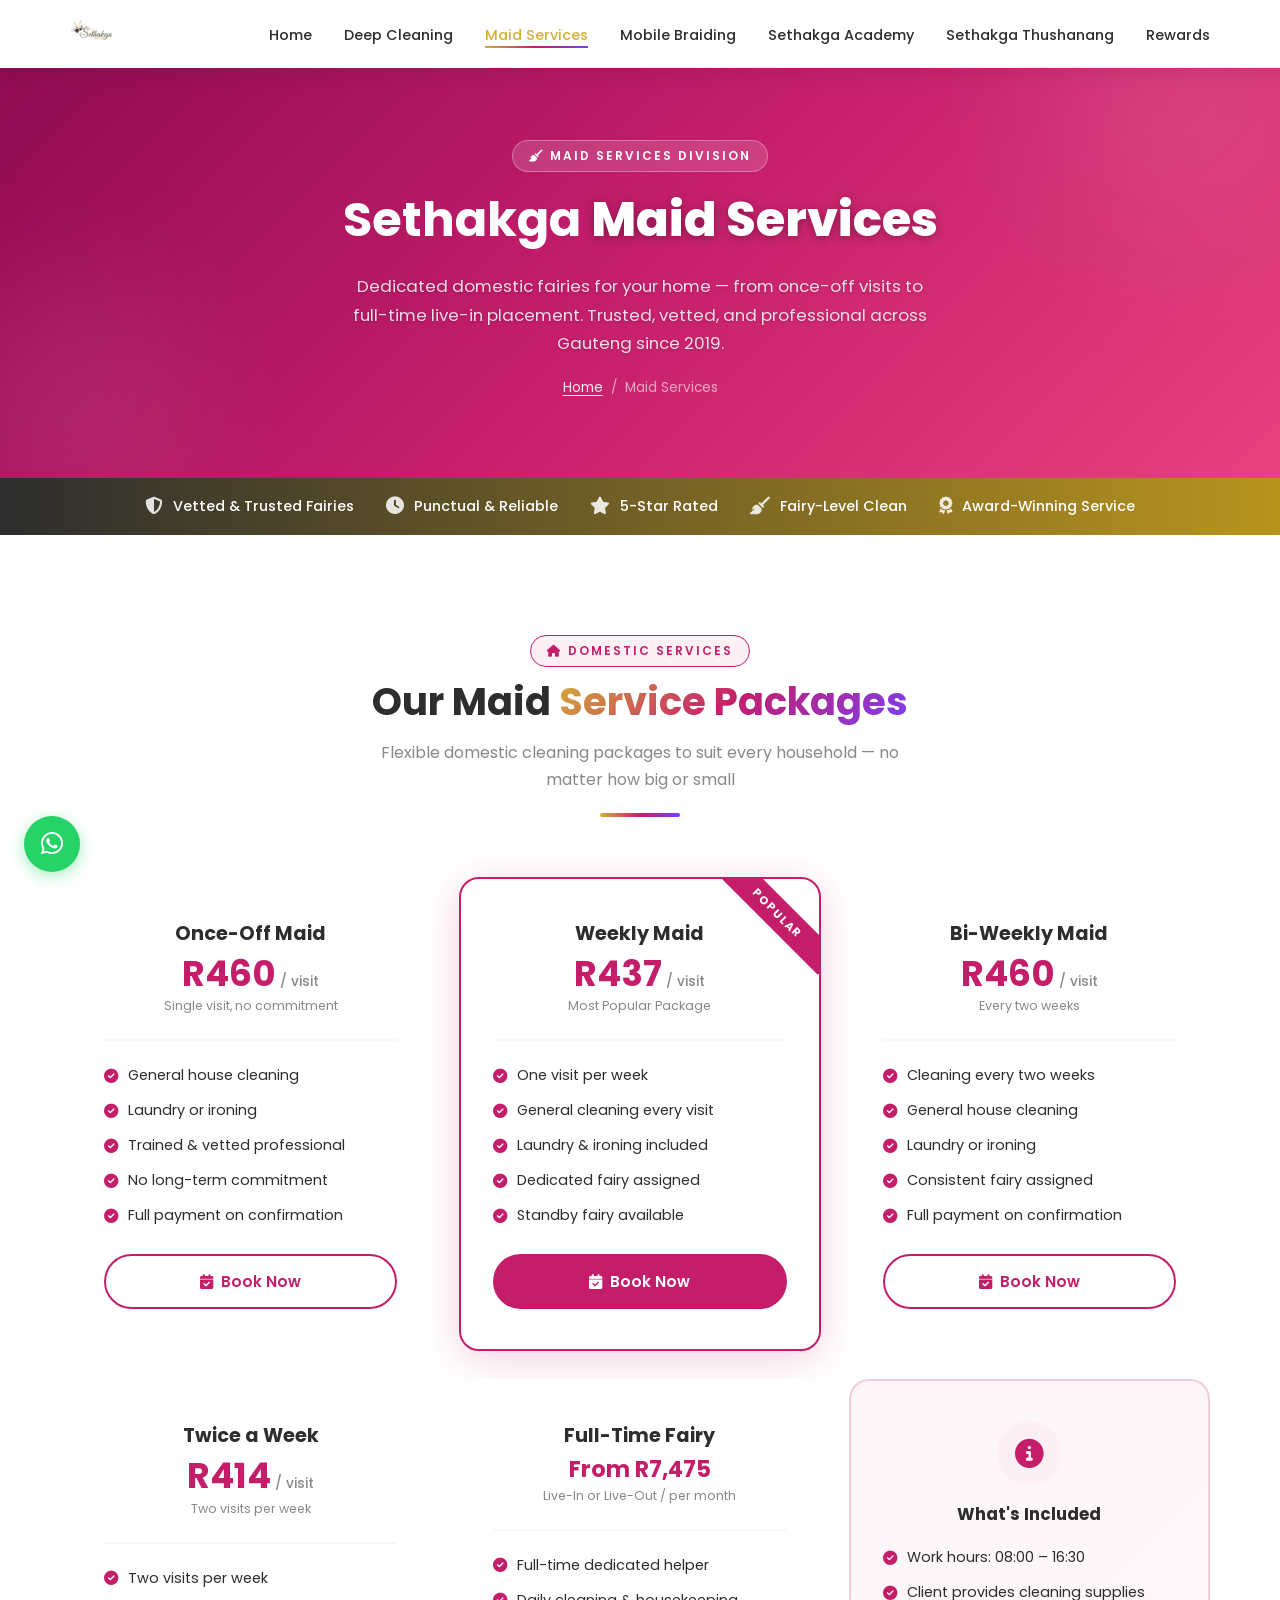
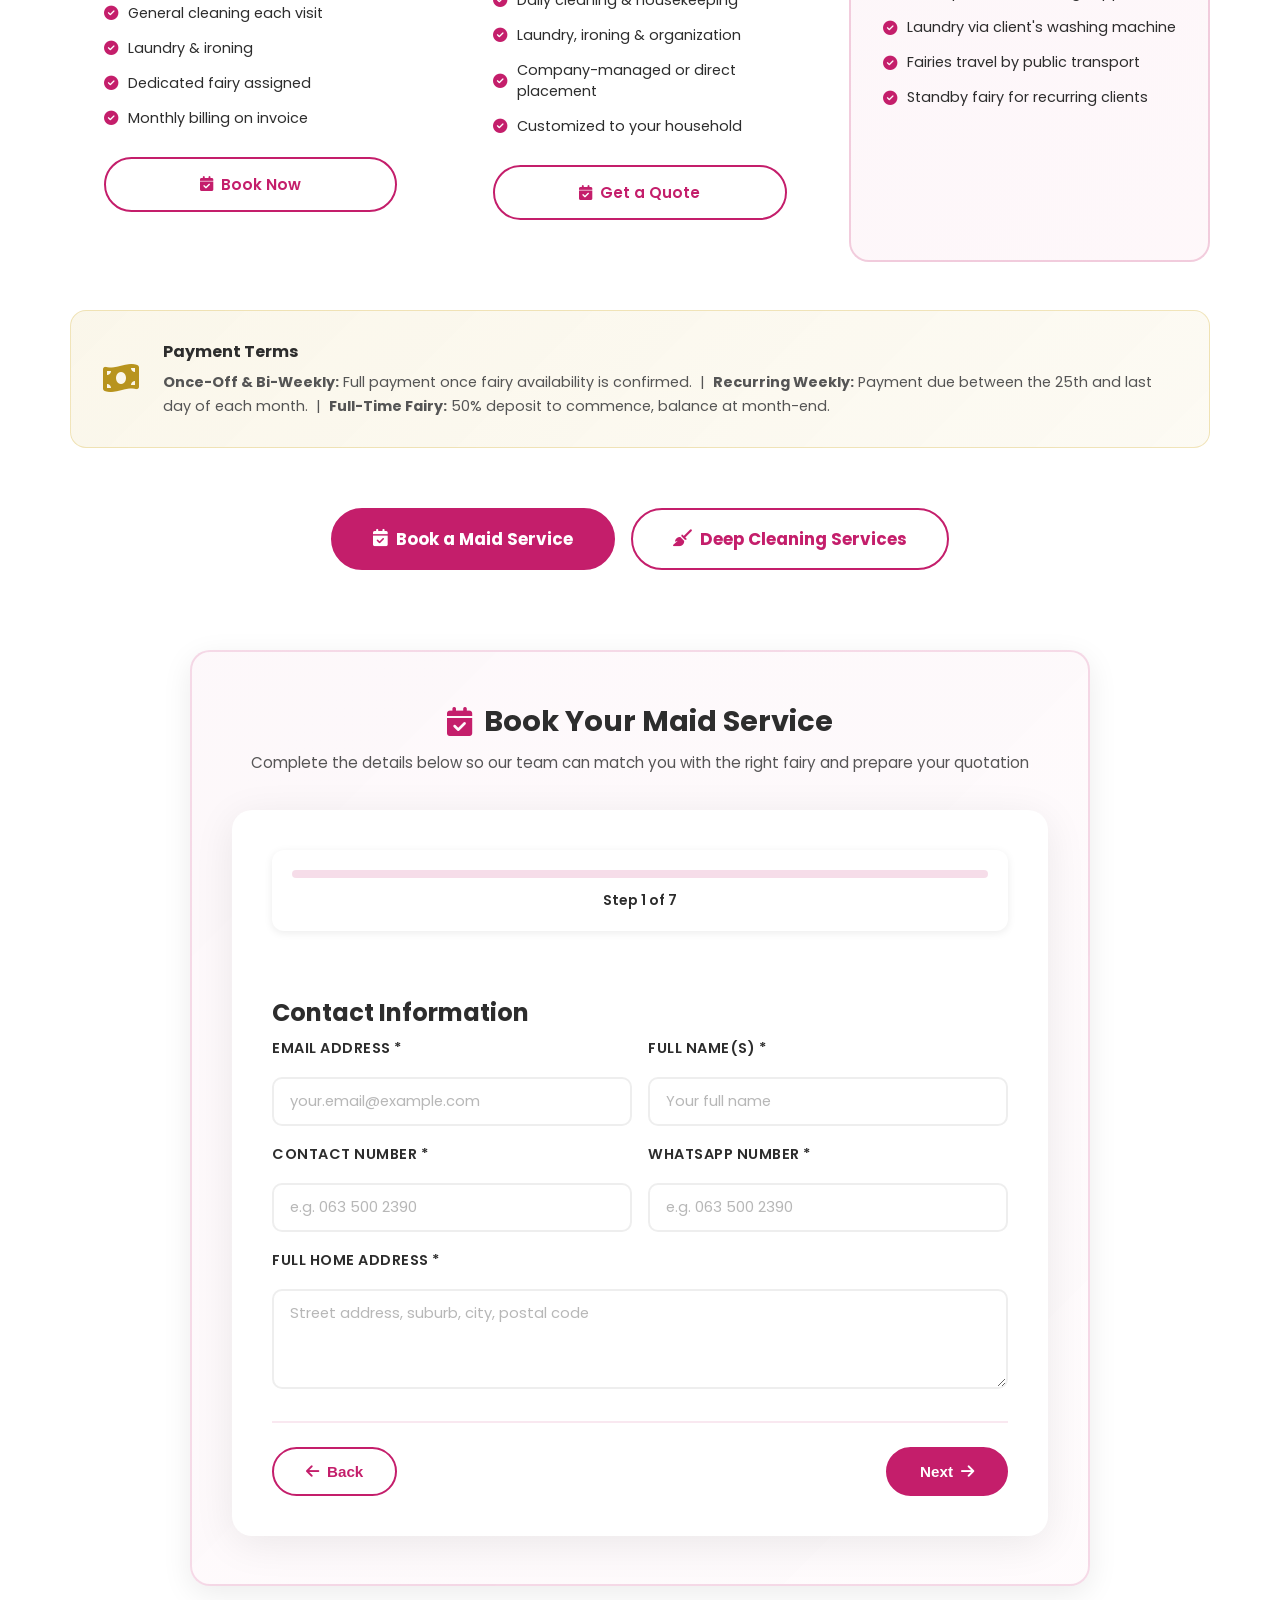
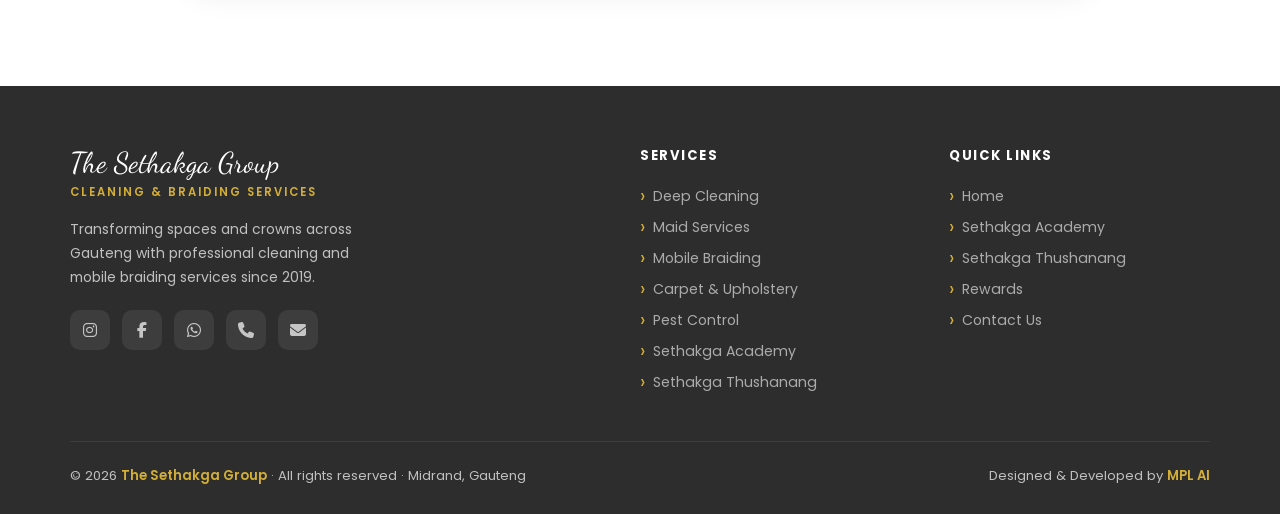
<file: maid.html>
<!DOCTYPE html>
<html lang="en">
<head>
  <meta charset="UTF-8" />
  <meta name="viewport" content="width=device-width, initial-scale=1.0" />
  <title>Sethakga Maid Services | Domestic Cleaning & Full-Time Fairy Placement</title>
  <meta name="description" content="Sethakga Maid Services — once-off, weekly, bi-weekly, and full-time domestic fairy placement across Gauteng. 100% Black Female-owned. Book today." />

  <link rel="preconnect" href="https://fonts.googleapis.com" />
  <link rel="preconnect" href="https://fonts.gstatic.com" crossorigin />
  <link href="https://fonts.googleapis.com/css2?family=Dancing+Script:wght@700&family=Poppins:wght@300;400;500;600;700&display=swap" rel="stylesheet" />
  <link rel="stylesheet" href="https://cdnjs.cloudflare.com/ajax/libs/font-awesome/6.5.0/css/all.min.css" />
  <link rel="stylesheet" href="styles.css" />
</head>
<body>

  <!-- ==================== NAVBAR ==================== -->
  <nav id="navbar" class="nav-solid">
    <div class="container">
      <div class="nav-inner">
        <a href="index.html" class="nav-logo">
          <div class="logo-icon">
            <img src="images/The Sethakga Group logo.jpeg" alt="Sethakga" class="logo-fairy">
          </div>
        </a>

        <ul class="nav-links">
          <li><a href="index.html">Home</a></li>
          <li><a href="cleaning.html">Deep Cleaning</a></li>
          <li><a href="maid.html" class="active">Maid Services</a></li>
          <li><a href="hair.html">Mobile Braiding</a></li>
          <li><a href="academy.html">Sethakga Academy</a></li>
          <li><a href="thushanang.html">Sethakga Thushanang</a></li>
          <li><a href="rewards.html">Rewards</a></li>
        </ul>        

        <button class="hamburger" id="hamburger" aria-label="Menu">
          <span></span>
          <span></span>
          <span></span>
        </button>
      </div>
    </div>
  </nav>

  <div class="mobile-nav" id="mobileNav">
    <a href="index.html" class="mobile-link">Home</a>
    <a href="cleaning.html" class="mobile-link">Deep Cleaning</a>
    <a href="maid.html" class="mobile-link">Maid Services</a>
    <a href="hair.html" class="mobile-link">Mobile Braiding</a>
    <a href="academy.html" class="mobile-link">Sethakga Academy</a>
    <a href="thushanang.html" class="mobile-link">Sethakga Thushanang</a>
    <a href="rewards.html" class="mobile-link"><i class="fas fa-gift"></i> Rewards</a>
    <a href="contact.html" class="mobile-link"><i class="fas fa-calendar-check"></i> Book Now</a>
  </div>

  <!-- ==================== PAGE HERO ==================== -->
  <section class="page-hero page-hero--cleaning" style="background: linear-gradient(135deg, #8B0A50 0%, #C41E6B 50%, #E8417E 100%);">
    <div class="container">
      <span class="section-tag section-tag--cleaning"><i class="fas fa-broom"></i> Maid Services Division</span>
      <h1 class="page-hero-title">Sethakga <span>Maid Services</span></h1>
      <p class="page-hero-desc">
        Dedicated domestic fairies for your home — from once-off visits to full-time live-in placement.
        Trusted, vetted, and professional across Gauteng since 2019.
      </p>
      <div class="breadcrumb">
        <a href="index.html">Home</a>
        <span>/</span>
        <span>Maid Services</span>
      </div>
    </div>
  </section>

  <!-- ==================== TRUST BAR ==================== -->
  <div id="trust-bar">
    <div class="container">
      <div class="trust-items">
        <div class="trust-item"><i class="fas fa-shield-halved"></i> Vetted &amp; Trusted Fairies</div>
        <div class="trust-item"><i class="fas fa-clock"></i> Punctual &amp; Reliable</div>
        <div class="trust-item"><i class="fas fa-star"></i> 5-Star Rated</div>
        <div class="trust-item"><i class="fas fa-broom"></i> Fairy-Level Clean</div>
        <div class="trust-item"><i class="fas fa-award"></i> Award-Winning Service</div>
      </div>
    </div>
  </div>

  <!-- ==================== MAID SERVICES SECTION ==================== -->
  <section id="maid-services" style="padding: 100px 0; background: var(--white);">
    <div class="container">

      <div class="section-header-branded" style="text-align:center; margin-bottom: 60px;">
        <span class="section-tag section-tag--cleaning"><i class="fas fa-home"></i> Domestic Services</span>
        <h2 class="section-title">Our Maid <span>Service Packages</span></h2>
        <p class="section-subtitle" style="margin: 0 auto;">
          Flexible domestic cleaning packages to suit every household — no matter how big or small
        </p>
      </div>

      <!-- Pricing Cards Row 1 -->
      <div class="pricing-grid">

        <!-- Once-Off -->
        <div class="pricing-card fade-up">
          <div class="pricing-card-header">
            <h3>Once-Off Maid</h3>
            <div class="price">R460<small> / visit</small></div>
            <div class="price-note">Single visit, no commitment</div>
          </div>
          <ul class="pricing-features">
            <li><i class="fas fa-check-circle"></i> General house cleaning</li>
            <li><i class="fas fa-check-circle"></i> Laundry or ironing</li>
            <li><i class="fas fa-check-circle"></i> Trained &amp; vetted professional</li>
            <li><i class="fas fa-check-circle"></i> No long-term commitment</li>
            <li><i class="fas fa-check-circle"></i> Full payment on confirmation</li>
          </ul>
          <a href="#maid-booking-form" class="btn btn-outline-pink scroll-to-form">
            <i class="fas fa-calendar-check"></i> Book Now
          </a>
        </div>

        <!-- Weekly - Featured -->
        <div class="pricing-card featured fade-up">
          <div class="pricing-card-header">
            <h3>Weekly Maid</h3>
            <div class="price">R437<small> / visit</small></div>
            <div class="price-note">Most Popular Package</div>
          </div>
          <ul class="pricing-features">
            <li><i class="fas fa-check-circle"></i> One visit per week</li>
            <li><i class="fas fa-check-circle"></i> General cleaning every visit</li>
            <li><i class="fas fa-check-circle"></i> Laundry &amp; ironing included</li>
            <li><i class="fas fa-check-circle"></i> Dedicated fairy assigned</li>
            <li><i class="fas fa-check-circle"></i> Standby fairy available</li>
          </ul>
          <a href="#maid-booking-form" class="btn btn-cleaning scroll-to-form">
            <i class="fas fa-calendar-check"></i> Book Now
          </a>
        </div>

        <!-- Bi-Weekly -->
        <div class="pricing-card fade-up">
          <div class="pricing-card-header">
            <h3>Bi-Weekly Maid</h3>
            <div class="price">R460<small> / visit</small></div>
            <div class="price-note">Every two weeks</div>
          </div>
          <ul class="pricing-features">
            <li><i class="fas fa-check-circle"></i> Cleaning every two weeks</li>
            <li><i class="fas fa-check-circle"></i> General house cleaning</li>
            <li><i class="fas fa-check-circle"></i> Laundry or ironing</li>
            <li><i class="fas fa-check-circle"></i> Consistent fairy assigned</li>
            <li><i class="fas fa-check-circle"></i> Full payment on confirmation</li>
          </ul>
          <a href="#maid-booking-form" class="btn btn-outline-pink scroll-to-form">
            <i class="fas fa-calendar-check"></i> Book Now
          </a>
        </div>

      </div>

      <!-- Pricing Cards Row 2 -->
      <div class="pricing-grid" style="margin-top: 28px;">

        <!-- Twice a Week -->
        <div class="pricing-card fade-up">
          <div class="pricing-card-header">
            <h3>Twice a Week</h3>
            <div class="price">R414<small> / visit</small></div>
            <div class="price-note">Two visits per week</div>
          </div>
          <ul class="pricing-features">
            <li><i class="fas fa-check-circle"></i> Two visits per week</li>
            <li><i class="fas fa-check-circle"></i> General cleaning each visit</li>
            <li><i class="fas fa-check-circle"></i> Laundry &amp; ironing</li>
            <li><i class="fas fa-check-circle"></i> Dedicated fairy assigned</li>
            <li><i class="fas fa-check-circle"></i> Monthly billing on invoice</li>
          </ul>
          <a href="#maid-booking-form" class="btn btn-outline-pink scroll-to-form">
            <i class="fas fa-calendar-check"></i> Book Now
          </a>
        </div>

        <!-- Full-Time Fairy -->
        <div class="pricing-card fade-up">
          <div class="pricing-card-header">
            <h3>Full-Time Fairy</h3>
            <div class="price" style="font-size: 1.4rem;">From R7,475</div>
            <div class="price-note">Live-In or Live-Out / per month</div>
          </div>
          <ul class="pricing-features">
            <li><i class="fas fa-check-circle"></i> Full-time dedicated helper</li>
            <li><i class="fas fa-check-circle"></i> Daily cleaning &amp; housekeeping</li>
            <li><i class="fas fa-check-circle"></i> Laundry, ironing &amp; organization</li>
            <li><i class="fas fa-check-circle"></i> Company-managed or direct placement</li>
            <li><i class="fas fa-check-circle"></i> Customized to your household</li>
          </ul>
          <a href="#maid-booking-form" class="btn btn-outline-pink scroll-to-form">
            <i class="fas fa-calendar-check"></i> Get a Quote
          </a>
        </div>

        <!-- What's Included info card -->
        <div class="pricing-card fade-up" style="background: linear-gradient(135deg, rgba(196,30,107,0.04) 0%, rgba(232,65,126,0.04) 100%); border-color: rgba(196,30,107,0.20);">
          <div style="text-align:center; margin-bottom: 20px;">
            <div style="width:64px; height:64px; background:var(--pink-pale); border-radius:50%; display:flex; align-items:center; justify-content:center; margin: 0 auto 16px; font-size:1.8rem; color:var(--pink);">
              <i class="fas fa-info-circle"></i>
            </div>
            <h3 style="font-size:1.05rem; font-weight:700; color:var(--dark);">What's Included</h3>
          </div>
          <ul class="pricing-features">
            <li><i class="fas fa-check-circle"></i> Work hours: 08:00 – 16:30</li>
            <li><i class="fas fa-check-circle"></i> Client provides cleaning supplies</li>
            <li><i class="fas fa-check-circle"></i> Laundry via client's washing machine</li>
            <li><i class="fas fa-check-circle"></i> Fairies travel by public transport</li>
            <li><i class="fas fa-check-circle"></i> Standby fairy for recurring clients</li>
          </ul>
        </div>

      </div>

      <!-- Payment info strip -->
      <div style="background: linear-gradient(135deg, rgba(212,175,55,0.10) 0%, rgba(212,175,55,0.06) 100%); border: 1px solid rgba(212,175,55,0.30); border-radius: 16px; padding: 28px 32px; margin-top: 48px; display: flex; flex-wrap: wrap; gap: 24px; align-items: center;">
        <div style="font-size:2rem; color: var(--gold-dark); flex-shrink:0;"><i class="fas fa-money-bill-wave"></i></div>
        <div style="flex:1; min-width:240px;">
          <div style="font-weight:700; font-size:1rem; color:var(--dark); margin-bottom:6px;">Payment Terms</div>
          <div style="font-size:0.9rem; color:#555; line-height:1.7;">
            <strong>Once-Off &amp; Bi-Weekly:</strong> Full payment once fairy availability is confirmed. &nbsp;|&nbsp;
            <strong>Recurring Weekly:</strong> Payment due between the 25th and last day of each month. &nbsp;|&nbsp;
            <strong>Full-Time Fairy:</strong> 50% deposit to commence, balance at month-end.
          </div>
        </div>
      </div>

      <!-- CTA -->
      <div class="section-cta">
        <a href="#maid-booking-form" class="btn btn-cleaning btn-large scroll-to-form">
          <i class="fas fa-calendar-check"></i> Book a Maid Service
        </a>
        <a href="cleaning.html" class="btn btn-outline-pink btn-large">
          <i class="fas fa-broom"></i> Deep Cleaning Services
        </a>
      </div>

      <!-- ==================== MAID BOOKING FORM ==================== -->
      <div id="maid-booking-form" class="booking-form-section">
        <div class="booking-form-header">
          <h3><i class="fas fa-calendar-check"></i> Book Your Maid Service</h3>
          <p>Complete the details below so our team can match you with the right fairy and prepare your quotation</p>
        </div>

        <form class="booking-form smart-form" id="maidBookingForm" data-form-type="maid">

          <!-- Progress Indicator -->
          <div class="form-progress">
            <div class="progress-bar">
              <div class="progress-fill" id="progressFill"></div>
            </div>
            <div class="progress-text">
              <span id="currentStep">Step 1</span> of <span id="totalSteps">7</span>
            </div>
          </div>

          <!-- STEP 1: Contact Details -->
          <div class="form-step active" data-step="1">
            <h4 class="step-title">Contact Information</h4>

            <div class="form-row">
              <div class="form-group">
                <label for="res-email">Email Address *</label>
                <input type="email" id="res-email" name="email" required placeholder="your.email@example.com">
              </div>
              <div class="form-group">
                <label for="res-name">Full Name(s) *</label>
                <input type="text" id="res-name" name="name" required placeholder="Your full name">
              </div>
            </div>

            <div class="form-row">
              <div class="form-group">
                <label for="res-phone">Contact Number *</label>
                <input type="tel" id="res-phone" name="phone" required placeholder="e.g. 063 500 2390">
              </div>
              <div class="form-group">
                <label for="res-whatsapp">WhatsApp Number *</label>
                <input type="tel" id="res-whatsapp" name="whatsapp" required placeholder="e.g. 063 500 2390">
              </div>
            </div>

            <div class="form-group">
              <label for="res-address">Full Home Address *</label>
              <textarea id="res-address" name="address" required rows="2" placeholder="Street address, suburb, city, postal code"></textarea>
            </div>

            <div class="form-navigation">
              <button type="button" class="btn btn-outline-pink" disabled>
                <i class="fas fa-arrow-left"></i> Back
              </button>
              <button type="button" class="btn btn-cleaning next-step">
                Next <i class="fas fa-arrow-right"></i>
              </button>
            </div>
          </div>

          <!-- STEP 2: Property Details -->
          <div class="form-step" data-step="2">
            <h4 class="step-title">Property Details</h4>
            <p class="step-description">Property details help us match the right fairy and plan your service accurately.</p>

            <div class="form-row">
              <div class="form-group">
                <label for="res-property-type">Kind of Property *</label>
                <select id="res-property-type" name="property-type" required>
                  <option value="">Choose property type</option>
                  <option value="stand-alone">Stand-alone House</option>
                  <option value="apartment">Apartment Building</option>
                  <option value="townhouse">Townhouse</option>
                </select>
              </div>
              <div class="form-group">
                <label for="res-bedrooms">Number of Bedrooms *</label>
                <input type="number" id="res-bedrooms" name="bedrooms" required min="1" max="10" placeholder="e.g. 3">
              </div>
            </div>

            <div class="form-group">
              <label for="res-floors">Number of Floors *</label>
              <select id="res-floors" name="floors" required>
                <option value="">Select floors</option>
                <option value="single">Single Storey</option>
                <option value="double">Double Storey</option>
                <option value="three">Three Storey</option>
              </select>
            </div>

            <div class="form-navigation">
              <button type="button" class="btn btn-outline-pink prev-step">
                <i class="fas fa-arrow-left"></i> Back
              </button>
              <button type="button" class="btn btn-cleaning next-step">
                Next <i class="fas fa-arrow-right"></i>
              </button>
            </div>
          </div>

          <!-- STEP 3: Maid Service Type -->
          <div class="form-step" data-step="3">
            <h4 class="step-title">Maid Service Selection</h4>

            <div class="form-group">
              <label for="res-service">Which Maid Service Do You Need? *</label>
              <select id="res-service" name="service" required>
                <option value="">Select a service</option>
                <option value="maid-once-off">Maid Service — Once-Off (R460/visit)</option>
                <option value="maid-weekly">Maid Service — Weekly (R437/visit)</option>
                <option value="maid-biweekly">Maid Service — Bi-Weekly (R460/visit)</option>
                <option value="maid-twice">Maid Service — Twice a Week (R414/visit)</option>
                <option value="full-time">Full-Time Fairy — Live-In / Live-Out</option>
              </select>
            </div>

            <!-- Once-Off & Bi-Weekly Info -->
            <div id="maid-onceoff-info" class="service-info-box" style="display: none;">
              <h5><i class="fas fa-info-circle"></i> Once-Off &amp; Bi-Weekly Maid Services</h5>
              <p style="font-size:0.85rem; margin-bottom:10px;">Full payment is required once fairy availability has been confirmed.</p>
              <ul>
                <li>Fairy allocated based on your location and selected service days</li>
                <li>Duties: General cleaning, laundry, or ironing</li>
                <li>Materials: Client to provide cleaning supplies</li>
                <li>Work Hours: 08:00 – 16:30</li>
                <li>Laundry completed using the client's washing machine</li>
              </ul>
            </div>

            <!-- Recurring Weekly Info -->
            <div id="maid-recurring-info" class="service-info-box" style="display: none;">
              <h5><i class="fas fa-info-circle"></i> Recurring Weekly Maid Services</h5>
              <p style="font-size:0.85rem; margin-bottom:10px;">Payments are due between the 25th and the last day of each month.</p>
              <ul>
                <li>Fairy allocated based on your location and selected service days</li>
                <li>Duties may include general cleaning, laundry, and ironing</li>
                <li>Standby fairy available when your regular fairy is unavailable</li>
                <li>Materials: Client to provide cleaning supplies</li>
                <li>Work Hours: 08:00 – 16:30</li>
              </ul>
            </div>

            <!-- Transport Notice (all maid services) -->
            <div id="maid-transport-notice" class="form-notice form-notice--gold" style="display: none;">
              <i class="fas fa-bus"></i>
              <div>
                <strong>Transport Notice</strong>
                Fairies travel using public transport. Clients may arrange private transport where necessary.
                Sethakga Group does not provide pick-up or Uber services.
              </div>
            </div>

            <!-- Transport accessibility -->
            <div id="maid-transport-field" class="form-group" style="display: none;">
              <label>Is your home easily accessible by public transport? <span class="req">*</span></label>
              <div class="radio-group">
                <label class="radio-label"><input type="radio" name="transport_access" value="yes" /> Yes</label>
                <label class="radio-label"><input type="radio" name="transport_access" value="no" /> No</label>
              </div>
            </div>

            <!-- Full-Time Fairy Placement Choice -->
            <div id="full-time-placement-choice" class="conditional-section" style="display: none;">
              <div class="form-group">
                <label>Full-Time Fairy Placement Options *</label>
                <p style="font-size: 14px; color: #666; margin-bottom: 16px;">
                  Dedicated full-time household support with company-managed or direct placement options.
                </p>
                <div class="radio-group">
                  <label class="radio-label">
                    <input type="radio" name="placement-type" value="company-managed">
                    <span><strong>Company-Managed Placement (Indirect)</strong><br><small style="color: #888;">The Sethakga Group manages the fairy on your behalf</small></span>
                  </label>
                  <label class="radio-label">
                    <input type="radio" name="placement-type" value="client-managed">
                    <span><strong>Client-Managed Placement (Direct)</strong><br><small style="color: #888;">The client manages the fairy directly — Sethakga handles recruitment and placement</small></span>
                  </label>
                </div>
              </div>

              <!-- Company-Managed Section -->
              <div id="company-managed-section" class="service-info-box" style="display: none; margin-top: 24px;">
                <h5><i class="fas fa-hands-helping"></i> Company-Managed Placement (Indirect)</h5>
                <p style="font-size: 14px; margin-bottom: 12px;"><strong>The Sethakga Group manages the fairy on your behalf:</strong></p>
                <ul>
                  <li>50% deposit required before services commence</li>
                  <li>Remaining 50% payable at month-end for the first month</li>
                  <li>Thereafter, full payment due at month-end upon invoice</li>
                  <li>Fairy supervision and coordination handled by The Sethakga Group</li>
                  <li>Standby fairy may be provided when your regular fairy is unavailable</li>
                </ul>

                <div class="form-group" style="margin-top: 20px;">
                  <label>Select Your Maid Services Package *</label>
                  <div class="checkbox-group" style="grid-template-columns: 1fr;">
                    <label class="radio-label" style="flex-direction: column; align-items: flex-start; padding: 16px;">
                      <div style="display: flex; align-items: center; gap: 12px; width: 100%;">
                        <input type="radio" name="maid-package" value="stay-in-cooking">
                        <div>
                          <strong style="color: var(--pink-dark); font-size: 16px;">Stay-In (Including Cooking)</strong>
                          <div style="font-size: 20px; font-weight: 700; color: var(--pink); margin-top: 4px;">R8,645<small style="font-size: 14px; font-weight: 400;">/month</small></div>
                          <small style="color: #666;">Mon–Fri, plus 2 Saturdays</small>
                        </div>
                      </div>
                    </label>
                    <label class="radio-label" style="flex-direction: column; align-items: flex-start; padding: 16px;">
                      <div style="display: flex; align-items: center; gap: 12px; width: 100%;">
                        <input type="radio" name="maid-package" value="stay-in-no-cooking">
                        <div>
                          <strong style="color: var(--pink-dark); font-size: 16px;">Stay-In (Excluding Cooking)</strong>
                          <div style="font-size: 20px; font-weight: 700; color: var(--pink); margin-top: 4px;">R8,210<small style="font-size: 14px; font-weight: 400;">/month</small></div>
                          <small style="color: #666;">Mon–Fri, plus 2 Saturdays</small>
                        </div>
                      </div>
                    </label>
                    <label class="radio-label" style="flex-direction: column; align-items: flex-start; padding: 16px;">
                      <div style="display: flex; align-items: center; gap: 12px; width: 100%;">
                        <input type="radio" name="maid-package" value="stay-out-no-cooking">
                        <div>
                          <strong style="color: var(--pink-dark); font-size: 16px;">Stay-Out (Excluding Cooking)</strong>
                          <div style="font-size: 20px; font-weight: 700; color: var(--pink); margin-top: 4px;">R7,475<small style="font-size: 14px; font-weight: 400;">/month</small></div>
                          <small style="color: #666;">Mon–Fri, plus 2 Saturdays</small>
                        </div>
                      </div>
                    </label>
                  </div>
                </div>
              </div>

              <!-- Client-Managed Section -->
              <div id="client-managed-section" class="service-info-box" style="display: none; margin-top: 24px; background: linear-gradient(135deg, rgba(212, 175, 55, 0.08), rgba(212, 175, 55, 0.15));">
                <h5><i class="fas fa-user-tie"></i> Client-Managed Placement (Direct)</h5>
                <p style="font-size: 14px; margin-bottom: 12px;"><strong>The client manages the fairy directly — Sethakga handles recruitment and placement:</strong></p>
                <ul>
                  <li><strong>Fairy Salary Requirement:</strong> Minimum monthly pay for the fairy must be R5,000.00 or more</li>
                  <li><strong>Placement Fee:</strong> Sethakga placement fee is 50% of the fairy's agreed monthly salary</li>
                  <li><strong>Recruitment Deposit:</strong> A 50% deposit of the placement fee is required to begin the recruitment process</li>
                  <li><strong>Balance Payment:</strong> The remaining placement fee is payable once the fairy has commenced duties</li>
                  <li><strong>SLA:</strong> 3–5 working days to present suitable candidates</li>
                  <li><strong>Payment Structure:</strong> Client pays the fairy directly</li>
                  <li><strong>Replacement Guarantee:</strong> One fairy replacement allowed within 2 months if not satisfied</li>
                </ul>
              </div>
            </div>

            <div class="form-navigation">
              <button type="button" class="btn btn-outline-pink prev-step">
                <i class="fas fa-arrow-left"></i> Back
              </button>
              <button type="button" class="btn btn-cleaning next-step">
                Next <i class="fas fa-arrow-right"></i>
              </button>
            </div>
          </div>

          <!-- STEP 4: Household Preferences / Full-Time Details -->
          <div class="form-step" data-step="4">

            <!-- For Standard Maid Services -->
            <div id="regular-cleaning-step4" class="step-content-section">
              <h4 class="step-title">Household Details</h4>
              <p class="step-description">Help us understand your household so we can prepare the right fairy for you.</p>

              <div class="form-group">
                <label for="res-condition">Current State of the Home *</label>
                <select id="res-condition" name="condition">
                  <option value="">Choose condition</option>
                  <option value="occupied">Occupied — Normal Upkeep</option>
                  <option value="post-construction">Post Construction</option>
                  <option value="empty">Empty House</option>
                  <option value="post-renovation">Post Renovations</option>
                  <option value="post-pest">Post Pest Control</option>
                </select>
              </div>

              <div class="form-row" style="margin-top: 24px;">
                <div class="form-group">
                  <label for="maid-pets">Do You Have Pets at Home? *</label>
                  <select id="maid-pets" name="pets" required>
                    <option value="">Select option</option>
                    <option value="no">No pets</option>
                    <option value="dog">Dog(s)</option>
                    <option value="cat">Cat(s)</option>
                    <option value="dogs-cats">Dogs and Cats</option>
                    <option value="other">Other animals</option>
                  </select>
                </div>
                <div class="form-group">
                  <label for="maid-children">Do You Have Children at Home? *</label>
                  <select id="maid-children" name="children" required>
                    <option value="">Select option</option>
                    <option value="no">No children</option>
                    <option value="toddlers">Toddlers (under 5)</option>
                    <option value="kids">Children (5–12)</option>
                    <option value="teens">Teenagers (13+)</option>
                    <option value="mixed">Mixed ages</option>
                  </select>
                </div>
              </div>

              <div class="form-notice form-notice--gold" style="margin-top: 20px;">
                <i class="fas fa-info-circle"></i>
                <div>Maid fairies do not perform pest control. For pest control services please visit our <a href="cleaning.html" style="color: var(--gold-dark); font-weight:600;">Deep Cleaning page</a>.</div>
              </div>
            </div>

            <!-- For Full-Time Fairy -->
            <div id="fulltime-fairy-step4" class="step-content-section" style="display: none;">
              <h4 class="step-title">Family &amp; Household Preferences</h4>
              <p class="step-description">Help us find the perfect fairy for your household by sharing your family dynamics and preferences.</p>

              <div class="form-group">
                <label for="fairy-family-dynamics">State Your Family Dynamics *</label>
                <textarea id="fairy-family-dynamics" name="family-dynamics" rows="3" placeholder="e.g., Family of 4 (2 adults, 2 children ages 5 and 8), 1 dog, prefer someone who enjoys working with kids..."></textarea>
              </div>

              <div class="form-row">
                <div class="form-group">
                  <label for="fairy-nationality">Preferred Nationality/Language? *</label>
                  <input type="text" id="fairy-nationality" name="preferred-nationality" placeholder="e.g., Zulu-speaking, any nationality">
                </div>
                <div class="form-group">
                  <label for="fairy-age">Preferred Age? *</label>
                  <input type="text" id="fairy-age" name="preferred-age" placeholder="e.g., 25–40 years old">
                </div>
              </div>

              <div class="form-group">
                <label for="fairy-religion">Preferred Religion? *</label>
                <input type="text" id="fairy-religion" name="preferred-religion" placeholder="e.g., Christian, Muslim, any">
              </div>

              <div class="form-group">
                <label for="fairy-duties">Duties Required (Very Important!) *</label>
                <textarea id="fairy-duties" name="duties-required" rows="4" placeholder="Please list all duties you expect the fairy to perform, e.g., cooking, cleaning, laundry, ironing, childcare, pet care, grocery shopping, etc."></textarea>
              </div>
            </div>

            <div class="form-navigation">
              <button type="button" class="btn btn-outline-pink prev-step">
                <i class="fas fa-arrow-left"></i> Back
              </button>
              <button type="button" class="btn btn-cleaning next-step" id="step4-next">
                Next <i class="fas fa-arrow-right"></i>
              </button>
            </div>
          </div>

          <!-- STEP 5: Special Instructions -->
          <div class="form-step" data-step="5">
            <h4 class="step-title">Special Instructions</h4>
            <p class="step-description">Let us know if there are specific areas or duties you want prioritised. Your fairy focuses on general cleaning, laundry, and ironing.</p>

            <div class="form-group">
              <label for="res-extras">Priority Areas or Specific Tasks for Your Fairy</label>
              <textarea id="res-extras" name="extras" rows="4" placeholder="Example: Please prioritise the kitchen and bathrooms, do laundry on Tuesdays, iron school uniforms weekly, mop all tiled floors..."></textarea>
            </div>

            <div class="form-notice form-notice--gold">
              <i class="fas fa-info-circle"></i>
              <div>Maid fairies do not perform carpet steam cleaning, upholstery cleaning, or pest control. For those services please see our <a href="cleaning.html" style="color: var(--gold-dark); font-weight:600;">Deep Cleaning page</a>.</div>
            </div>

            <div class="form-navigation">
              <button type="button" class="btn btn-outline-pink prev-step">
                <i class="fas fa-arrow-left"></i> Back
              </button>
              <button type="button" class="btn btn-cleaning next-step">
                Next <i class="fas fa-arrow-right"></i>
              </button>
            </div>
          </div>

          <!-- STEP 6: Scheduling -->
          <div class="form-step" data-step="6">
            <h4 class="step-title">Scheduling &amp; Notes</h4>

            <div class="form-row">
              <div class="form-group">
                <label for="res-date">Preferred Start Date *</label>
                <input type="date" id="res-date" name="date" required>
              </div>
              <div class="form-group">
                <label for="res-alt-date">Alternative Date</label>
                <input type="date" id="res-alt-date" name="alt-date">
              </div>
            </div>

            <!-- Service days (recurring services) -->
            <div id="maid-service-days" class="form-group" style="display: none;">
              <label>Which Day(s) Would You Like Your Maid? <span class="req">*</span></label>
              <p class="form-hint">Final scheduling will be confirmed based on fairy availability in your area.</p>
              <div class="checkbox-grid">
                <label class="checkbox-label"><input type="checkbox" name="service_days" value="Monday" /> Monday</label>
                <label class="checkbox-label"><input type="checkbox" name="service_days" value="Tuesday" /> Tuesday</label>
                <label class="checkbox-label"><input type="checkbox" name="service_days" value="Wednesday" /> Wednesday</label>
                <label class="checkbox-label"><input type="checkbox" name="service_days" value="Thursday" /> Thursday</label>
                <label class="checkbox-label"><input type="checkbox" name="service_days" value="Friday" /> Friday</label>
                <label class="checkbox-label"><input type="checkbox" name="service_days" value="Saturday" /> Saturday</label>
                <label class="checkbox-label"><input type="checkbox" name="service_days" value="Sunday" /> Sunday</label>
                <label class="checkbox-label"><input type="checkbox" name="service_days" value="Not applicable" /> Not applicable (full-time fairy request)</label>
              </div>
            </div>

            <div class="form-group">
              <label for="res-notes">Additional Notes for Your Fairy or the Sethakga Team</label>
              <textarea id="res-notes" name="notes" rows="4" placeholder="Any special instructions, access details, or important notes for the team..."></textarea>
            </div>

            <div class="form-navigation">
              <button type="button" class="btn btn-outline-pink prev-step">
                <i class="fas fa-arrow-left"></i> Back
              </button>
              <button type="button" class="btn btn-cleaning next-step">
                Next <i class="fas fa-arrow-right"></i>
              </button>
            </div>
          </div>

          <!-- STEP 7: Billing & Confirmation -->
          <div class="form-step" data-step="7">
            <h4 class="step-title">Billing &amp; Confirmation</h4>
            <p class="step-description">Please confirm who will be responsible for billing and payment arrangements.</p>

            <div class="form-group">
              <label>Will You Be Responsible for the Billing and Payments? *</label>
              <div class="radio-group">
                <label class="radio-label">
                  <input type="radio" name="billing" value="yes" required>
                  <span>Yes</span>
                </label>
                <label class="radio-label">
                  <input type="radio" name="billing" value="no" required>
                  <span>No</span>
                </label>
              </div>
            </div>

            <div class="form-group" style="margin-top: 32px;">
              <label class="checkbox-label disclaimer-check">
                <input type="checkbox" name="terms" id="res-terms" required>
                <span>I confirm that the information provided is correct and I consent to The Sethakga Group processing my request. I have read, understood, and agree to The Sethakga Group service terms as per my request. *</span>
              </label>
            </div>

            <div class="form-navigation">
              <button type="button" class="btn btn-outline-pink prev-step">
                <i class="fas fa-arrow-left"></i> Back
              </button>
              <button type="submit" class="btn btn-cleaning btn-large">
                <i class="fas fa-paper-plane"></i> Submit Booking Request
              </button>
            </div>
          </div>

        </form>
      </div>

    </div>
  </section>

  <!-- ==================== FOOTER ==================== -->

  <footer>
    <div class="container">
      <div class="footer-grid">
        <div class="footer-brand">
          <div class="fb-name">The Sethakga Group</div>
          <div class="fb-sub">Cleaning &amp; Braiding Services</div>
          <p>Transforming spaces and crowns across Gauteng with professional
             cleaning and mobile braiding services since 2019.</p>
          <div class="social-links">
            <a href="https://www.instagram.com/sethakga.cleaning.company" target="_blank" rel="noopener noreferrer"
               class="social-link" aria-label="Instagram">
              <i class="fab fa-instagram"></i>
            </a>
            <a href="https://www.facebook.com/sethakga.cleaning.company" target="_blank" rel="noopener noreferrer"
               class="social-link" aria-label="Facebook">
              <i class="fab fa-facebook-f"></i>
            </a>
            <a href="https://wa.me/27729249068" target="_blank" rel="noopener noreferrer"
               class="social-link" aria-label="WhatsApp">
              <i class="fab fa-whatsapp"></i>
            </a>
            <a href="tel:0106345557" class="social-link" aria-label="Phone">
              <i class="fas fa-phone"></i>
            </a>
            <a href="mailto:Admin@sethakga.co.za" class="social-link" aria-label="Email">
              <i class="fas fa-envelope"></i>
            </a>
          </div>
        </div>

        <div class="footer-col">
          <h4>Services</h4>
          <ul>
            <li><a href="cleaning.html">Deep Cleaning</a></li>
            <li><a href="maid.html">Maid Services</a></li>
            <li><a href="hair.html">Mobile Braiding</a></li>
            <li><a href="cleaning.html">Carpet &amp; Upholstery</a></li>
            <li><a href="cleaning.html">Pest Control</a></li>
            <li><a href="academy.html">Sethakga Academy</a></li>
            <li><a href="thushanang.html">Sethakga Thushanang</a></li>
          </ul>
        </div>

        <div class="footer-col">
          <h4>Quick Links</h4>
          <ul>
            <li><a href="index.html">Home</a></li>
            <li><a href="academy.html">Sethakga Academy</a></li>
            <li><a href="thushanang.html">Sethakga Thushanang</a></li>
            <li><a href="rewards.html">Rewards</a></li>
            <li><a href="contact.html">Contact Us</a></li>
          </ul>
        </div>
      </div>

      <div class="footer-bottom">
        <div>
          &copy; 2026 <span>The Sethakga Group</span> &middot; All rights reserved &middot;
          Midrand, Gauteng
        </div>
        <div>
          Designed &amp; Developed by <a href="https://www.mplai.co.za" target="_blank" rel="noopener noreferrer"><span>MPL AI</span></a>
        </div>
      </div>
    </div>
  </footer>

  <!-- WhatsApp Float -->
  <a href="https://wa.me/27729249068" target="_blank" rel="noopener noreferrer"
     class="whatsapp-float" aria-label="Chat on WhatsApp">
    <i class="fab fa-whatsapp"></i>
  </a>

  <!-- Back to Top -->
  <button id="back-top" aria-label="Back to top">
    <i class="fas fa-chevron-up"></i>
  </button>

  <!-- ==================== JAVASCRIPT ==================== -->
  <script src="main.js"></script>
</body>
</html>
</file>
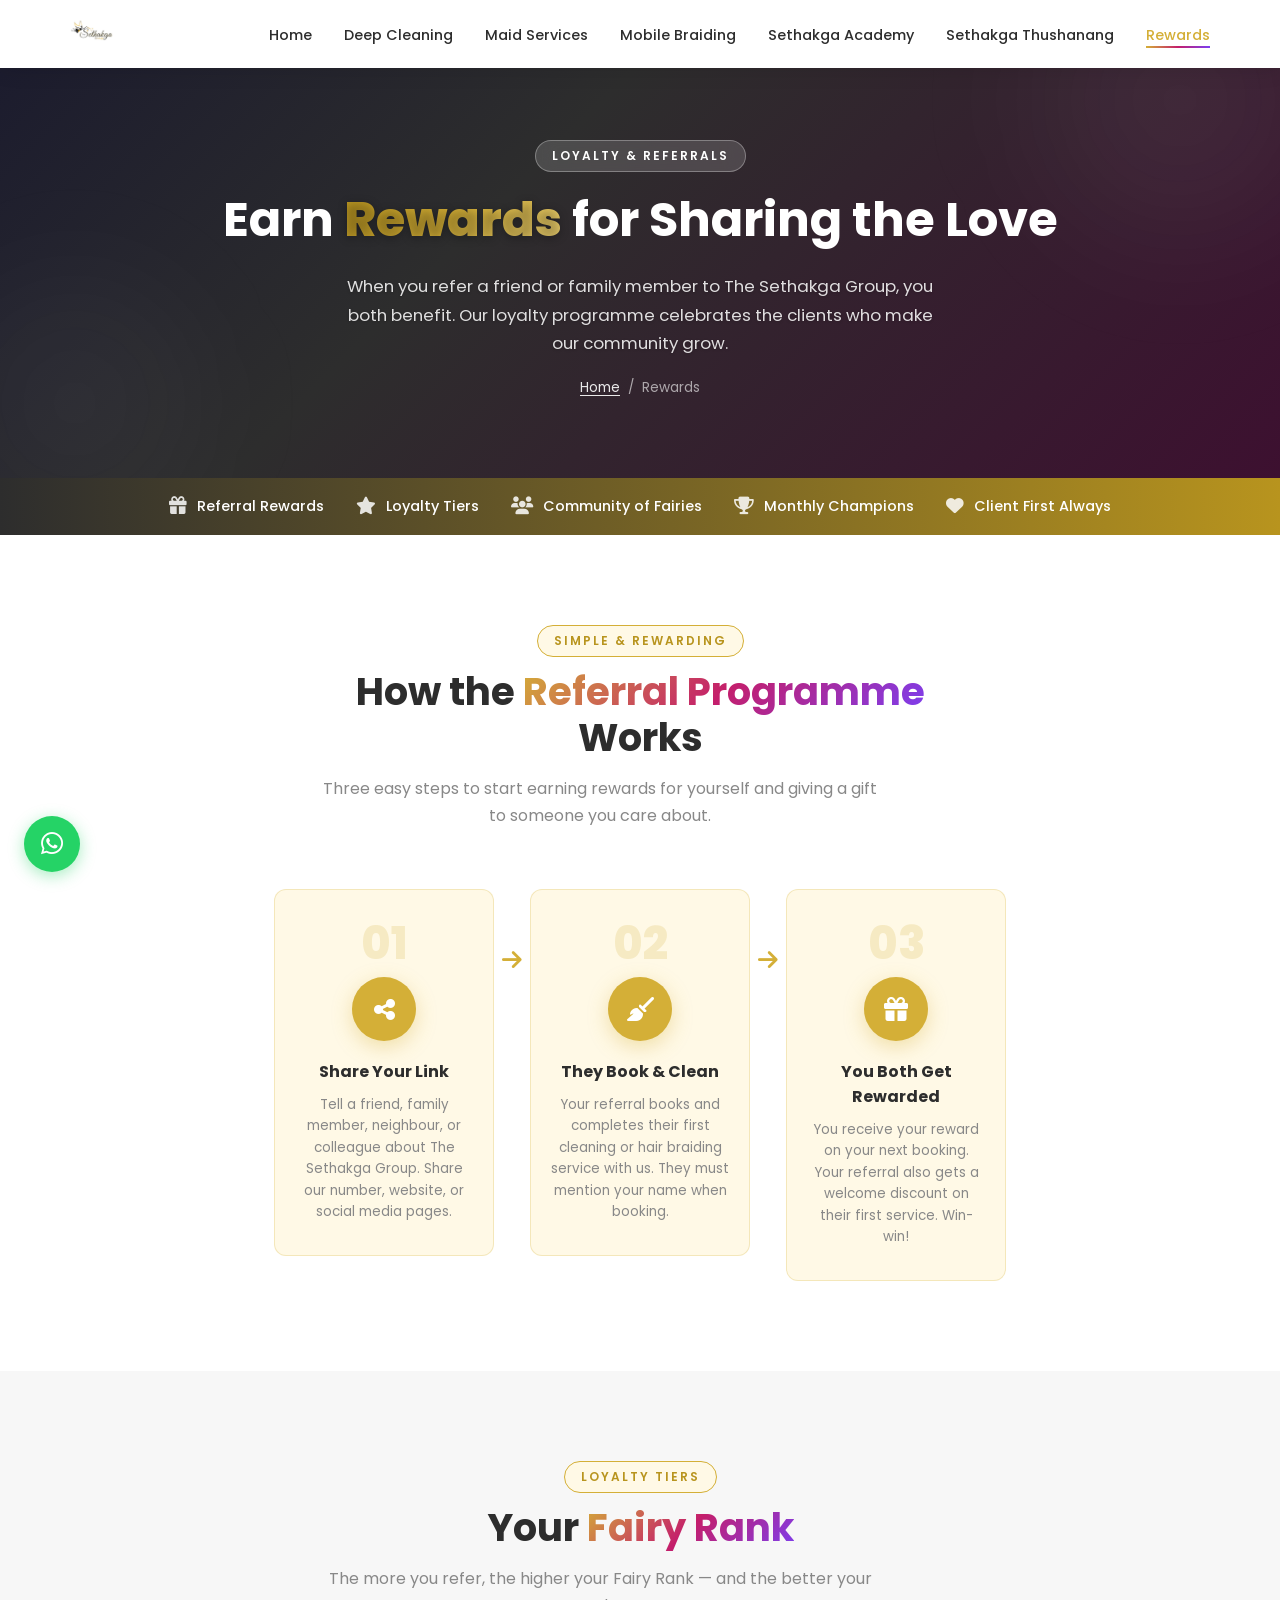
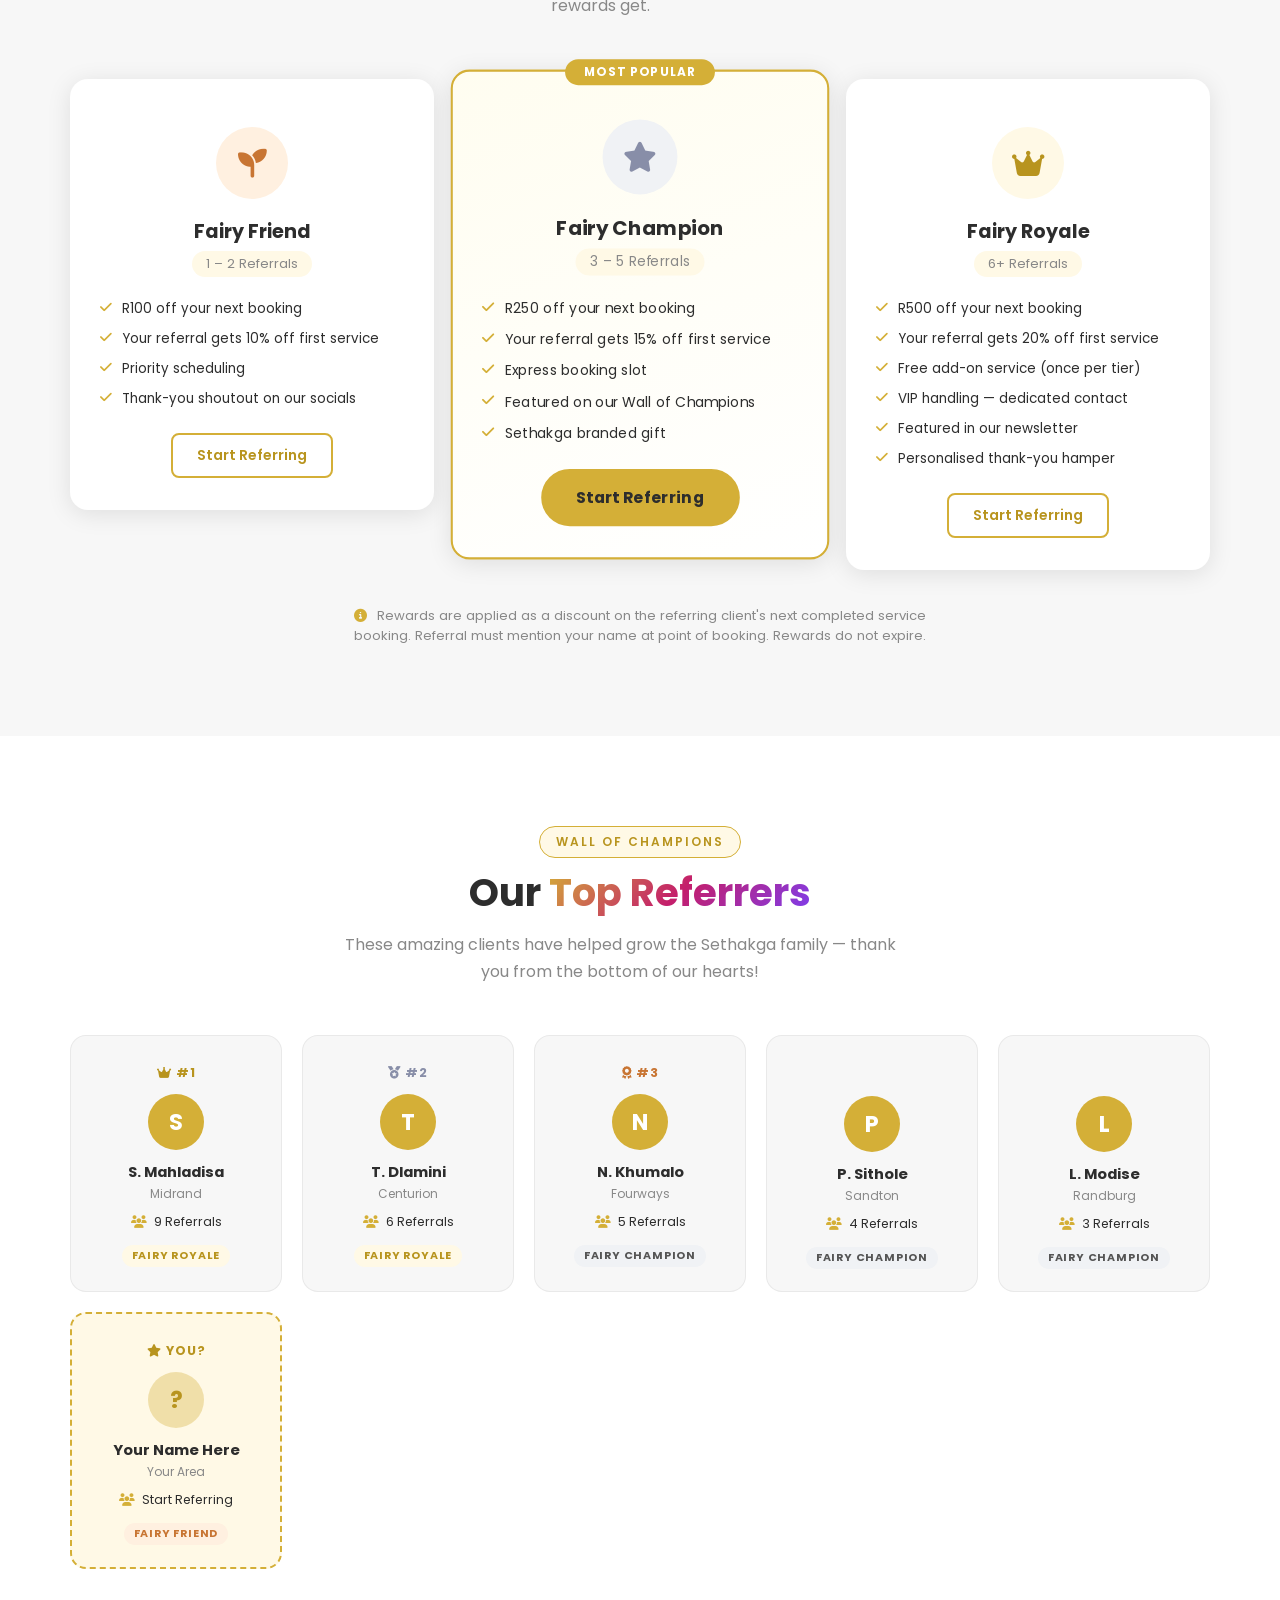
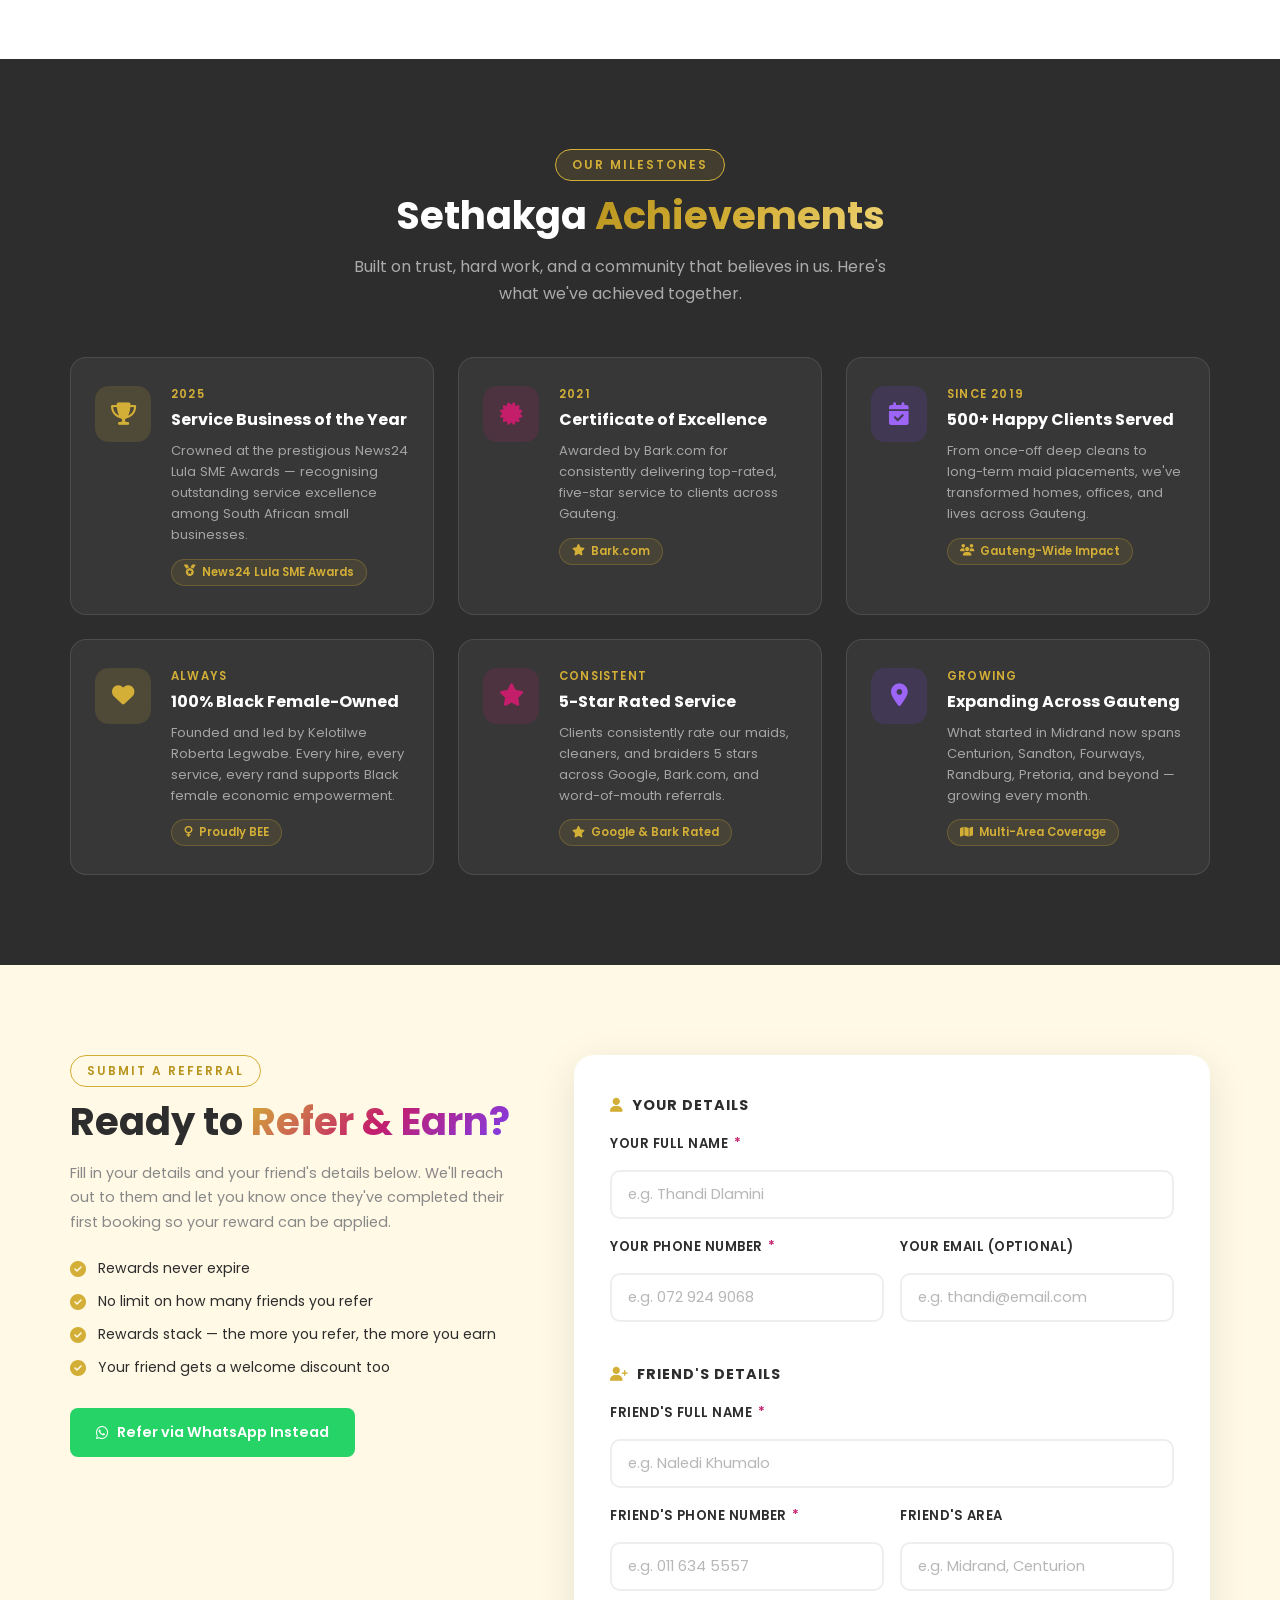
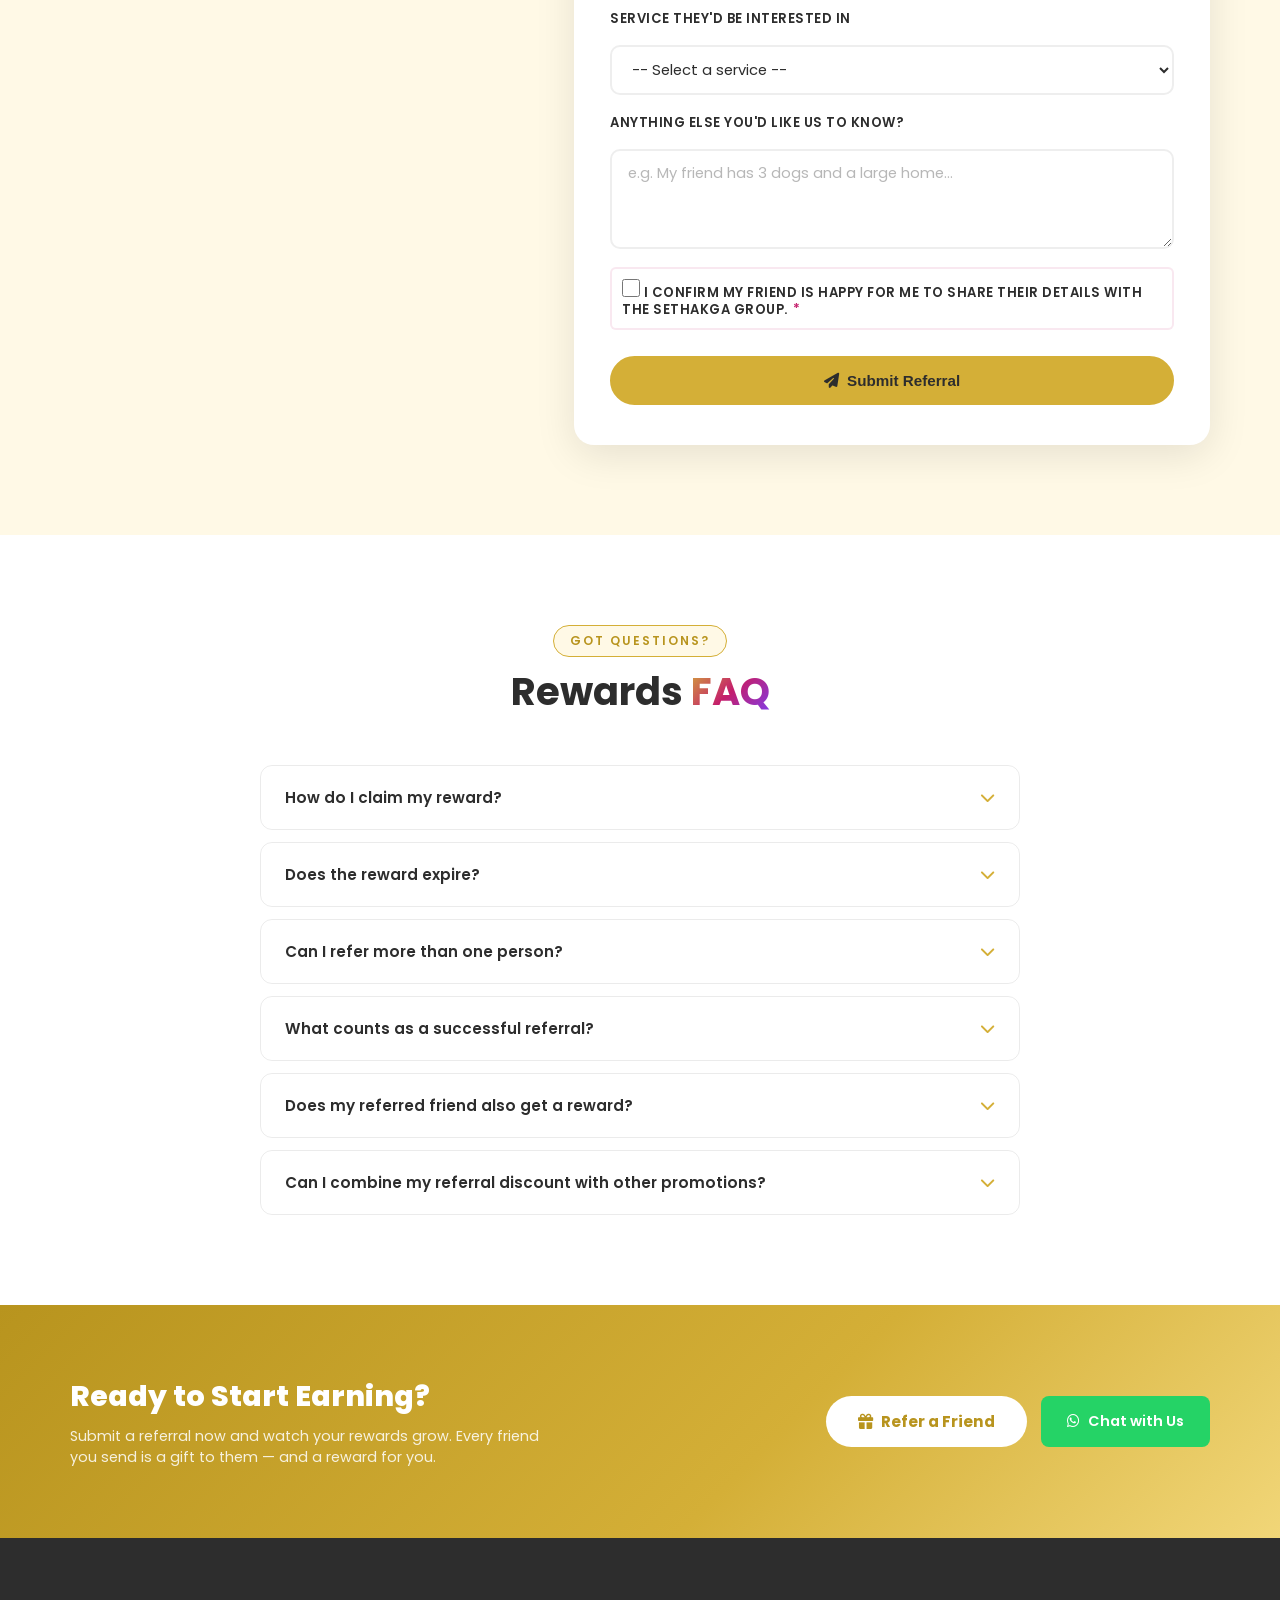
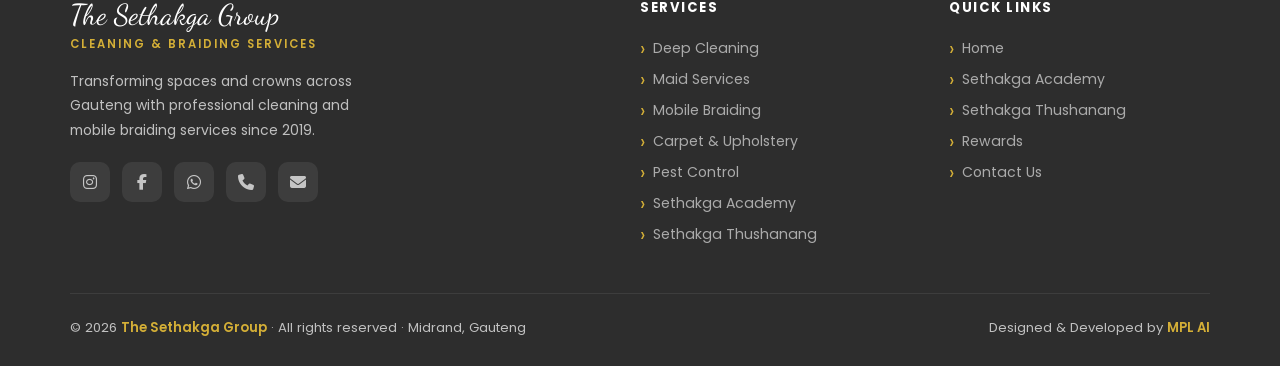
<file: rewards.html>
<!DOCTYPE html>
<html lang="en">
<head>
  <meta charset="UTF-8" />
  <meta name="viewport" content="width=device-width, initial-scale=1.0" />
  <title>Rewards &amp; Referrals | The Sethakga Group</title>
  <meta name="description" content="Refer a friend to The Sethakga Group and earn rewards! Join our loyalty programme and unlock exclusive benefits for every client you send our way." />

  <link rel="preconnect" href="https://fonts.googleapis.com" />
  <link rel="preconnect" href="https://fonts.gstatic.com" crossorigin />
  <link href="https://fonts.googleapis.com/css2?family=Dancing+Script:wght@700&family=Poppins:wght@300;400;500;600;700&display=swap" rel="stylesheet" />
  <link rel="stylesheet" href="https://cdnjs.cloudflare.com/ajax/libs/font-awesome/6.5.0/css/all.min.css" />
  <link rel="stylesheet" href="styles.css" />
</head>
<body>

  <!-- ==================== NAVBAR ==================== -->
  <nav id="navbar" class="nav-solid">
    <div class="container">
      <div class="nav-inner">
        <a href="index.html" class="nav-logo">
          <div class="logo-icon">
            <img src="images/The Sethakga Group logo.jpeg" alt="Sethakga" class="logo-fairy">
          </div>
        </a>

        <ul class="nav-links">
          <li><a href="index.html">Home</a></li>
          <li><a href="cleaning.html">Deep Cleaning</a></li>
          <li><a href="maid.html">Maid Services</a></li>
          <li><a href="hair.html">Mobile Braiding</a></li>
          <li><a href="academy.html">Sethakga Academy</a></li>
          <li><a href="thushanang.html">Sethakga Thushanang</a></li>
          <li><a href="rewards.html" class="active">Rewards</a></li>
        </ul>        

        <button class="hamburger" id="hamburger" aria-label="Menu">
          <span></span>
          <span></span>
          <span></span>
        </button>
      </div>
    </div>
  </nav>

  <!-- Mobile Navigation -->
  <div class="mobile-nav" id="mobileNav">
    <a href="index.html" class="mobile-link">Home</a>
    <a href="cleaning.html" class="mobile-link">Deep Cleaning</a>
    <a href="maid.html" class="mobile-link">Maid Services</a>
    <a href="hair.html" class="mobile-link">Mobile Braiding</a>
    <a href="academy.html" class="mobile-link">Sethakga Academy</a>
    <a href="thushanang.html" class="mobile-link">Sethakga Thushanang</a>
    <a href="rewards.html" class="mobile-link"><i class="fas fa-gift"></i> Rewards</a>
    <a href="contact.html" class="mobile-link"><i class="fas fa-calendar-check"></i> Book Now</a>
  </div>

  <!-- ==================== PAGE HERO ==================== -->
  <section class="page-hero page-hero--rewards">
    <div class="container">
      <span class="section-tag">Loyalty &amp; Referrals</span>
      <h1 class="page-hero-title">Earn <span>Rewards</span> for Sharing the Love</h1>
      <p class="page-hero-desc">
        When you refer a friend or family member to The Sethakga Group, you both benefit.
        Our loyalty programme celebrates the clients who make our community grow.
      </p>
      <div class="breadcrumb">
        <a href="index.html">Home</a>
        <span>/</span>
        <span>Rewards</span>
      </div>
    </div>
  </section>

  <!-- ==================== TRUST BAR ==================== -->
  <div id="trust-bar">
    <div class="container">
      <div class="trust-items">
        <div class="trust-item"><i class="fas fa-gift"></i> Referral Rewards</div>
        <div class="trust-item"><i class="fas fa-star"></i> Loyalty Tiers</div>
        <div class="trust-item"><i class="fas fa-users"></i> Community of Fairies</div>
        <div class="trust-item"><i class="fas fa-trophy"></i> Monthly Champions</div>
        <div class="trust-item"><i class="fas fa-heart"></i> Client First Always</div>
      </div>
    </div>
  </div>

  <!-- ==================== HOW IT WORKS ==================== -->
  <section class="rewards-how" id="how-it-works">
    <div class="container">
      <div class="rewards-how-header">
        <span class="section-tag">Simple &amp; Rewarding</span>
        <h2 class="section-title">How the <span>Referral Programme</span> Works</h2>
        <p class="section-subtitle">Three easy steps to start earning rewards for yourself and giving a gift to someone you care about.</p>
      </div>

      <div class="rewards-steps">
        <div class="rewards-step fade-up">
          <div class="rs-number">01</div>
          <div class="rs-icon-wrap">
            <i class="fas fa-share-nodes"></i>
          </div>
          <h3>Share Your Link</h3>
          <p>Tell a friend, family member, neighbour, or colleague about The Sethakga Group. Share our number, website, or social media pages.</p>
        </div>

        <div class="rs-connector"><i class="fas fa-arrow-right"></i></div>

        <div class="rewards-step fade-up">
          <div class="rs-number">02</div>
          <div class="rs-icon-wrap">
            <i class="fas fa-broom"></i>
          </div>
          <h3>They Book &amp; Clean</h3>
          <p>Your referral books and completes their first cleaning or hair braiding service with us. They must mention your name when booking.</p>
        </div>

        <div class="rs-connector"><i class="fas fa-arrow-right"></i></div>

        <div class="rewards-step fade-up">
          <div class="rs-number">03</div>
          <div class="rs-icon-wrap">
            <i class="fas fa-gift"></i>
          </div>
          <h3>You Both Get Rewarded</h3>
          <p>You receive your reward on your next booking. Your referral also gets a welcome discount on their first service. Win-win!</p>
        </div>
      </div>
    </div>
  </section>

  <!-- ==================== REWARD TIERS ==================== -->
  <section class="rewards-tiers" id="tiers">
    <div class="container">
      <div class="rewards-tiers-header">
        <span class="section-tag">Loyalty Tiers</span>
        <h2 class="section-title">Your <span>Fairy Rank</span></h2>
        <p class="section-subtitle">The more you refer, the higher your Fairy Rank — and the better your rewards get.</p>
      </div>

      <div class="tiers-grid">

        <!-- Tier 1 -->
        <div class="tier-card fade-up">
          <div class="tier-badge tier-bronze">
            <i class="fas fa-seedling"></i>
          </div>
          <div class="tier-name">Fairy Friend</div>
          <div class="tier-refs">1 – 2 Referrals</div>
          <ul class="tier-perks">
            <li><i class="fas fa-check"></i> R100 off your next booking</li>
            <li><i class="fas fa-check"></i> Your referral gets 10% off first service</li>
            <li><i class="fas fa-check"></i> Priority scheduling</li>
            <li><i class="fas fa-check"></i> Thank-you shoutout on our socials</li>
          </ul>
          <div class="tier-cta">
            <a href="#refer-form" class="btn btn-outline-gold">Start Referring</a>
          </div>
        </div>

        <!-- Tier 2: Featured -->
        <div class="tier-card tier-featured fade-up">
          <div class="tier-ribbon">Most Popular</div>
          <div class="tier-badge tier-silver">
            <i class="fas fa-star"></i>
          </div>
          <div class="tier-name">Fairy Champion</div>
          <div class="tier-refs">3 – 5 Referrals</div>
          <ul class="tier-perks">
            <li><i class="fas fa-check"></i> R250 off your next booking</li>
            <li><i class="fas fa-check"></i> Your referral gets 15% off first service</li>
            <li><i class="fas fa-check"></i> Express booking slot</li>
            <li><i class="fas fa-check"></i> Featured on our Wall of Champions</li>
            <li><i class="fas fa-check"></i> Sethakga branded gift</li>
          </ul>
          <div class="tier-cta">
            <a href="#refer-form" class="btn btn-primary">Start Referring</a>
          </div>
        </div>

        <!-- Tier 3 -->
        <div class="tier-card fade-up">
          <div class="tier-badge tier-gold">
            <i class="fas fa-crown"></i>
          </div>
          <div class="tier-name">Fairy Royale</div>
          <div class="tier-refs">6+ Referrals</div>
          <ul class="tier-perks">
            <li><i class="fas fa-check"></i> R500 off your next booking</li>
            <li><i class="fas fa-check"></i> Your referral gets 20% off first service</li>
            <li><i class="fas fa-check"></i> Free add-on service (once per tier)</li>
            <li><i class="fas fa-check"></i> VIP handling — dedicated contact</li>
            <li><i class="fas fa-check"></i> Featured in our newsletter</li>
            <li><i class="fas fa-check"></i> Personalised thank-you hamper</li>
          </ul>
          <div class="tier-cta">
            <a href="#refer-form" class="btn btn-outline-gold">Start Referring</a>
          </div>
        </div>

      </div>

      <p class="tiers-note">
        <i class="fas fa-info-circle"></i>
        Rewards are applied as a discount on the referring client's next completed service booking. 
        Referral must mention your name at point of booking. Rewards do not expire.
      </p>
    </div>
  </section>

  <!-- ==================== ACHIEVEMENTS / WALL OF CHAMPIONS ==================== -->
  <section class="rewards-wall" id="achievements">
    <div class="container">
      <div class="rewards-wall-header">
        <span class="section-tag">Wall of Champions</span>
        <h2 class="section-title">Our <span>Top Referrers</span></h2>
        <p class="section-subtitle">These amazing clients have helped grow the Sethakga family — thank you from the bottom of our hearts!</p>
      </div>

      <div class="wall-grid">
        <div class="wall-card fade-up">
          <div class="wall-rank rank-1"><i class="fas fa-crown"></i> #1</div>
          <div class="wall-avatar">S</div>
          <div class="wall-name">S. Mahladisa</div>
          <div class="wall-area">Midrand</div>
          <div class="wall-refs"><i class="fas fa-users"></i> 9 Referrals</div>
          <div class="wall-tier tier-gold-pill">Fairy Royale</div>
        </div>

        <div class="wall-card fade-up">
          <div class="wall-rank rank-2"><i class="fas fa-medal"></i> #2</div>
          <div class="wall-avatar">T</div>
          <div class="wall-name">T. Dlamini</div>
          <div class="wall-area">Centurion</div>
          <div class="wall-refs"><i class="fas fa-users"></i> 6 Referrals</div>
          <div class="wall-tier tier-gold-pill">Fairy Royale</div>
        </div>

        <div class="wall-card fade-up">
          <div class="wall-rank rank-3"><i class="fas fa-award"></i> #3</div>
          <div class="wall-avatar">N</div>
          <div class="wall-name">N. Khumalo</div>
          <div class="wall-area">Fourways</div>
          <div class="wall-refs"><i class="fas fa-users"></i> 5 Referrals</div>
          <div class="wall-tier tier-silver-pill">Fairy Champion</div>
        </div>

        <div class="wall-card fade-up">
          <div class="wall-rank rank-4"></div>
          <div class="wall-avatar">P</div>
          <div class="wall-name">P. Sithole</div>
          <div class="wall-area">Sandton</div>
          <div class="wall-refs"><i class="fas fa-users"></i> 4 Referrals</div>
          <div class="wall-tier tier-silver-pill">Fairy Champion</div>
        </div>

        <div class="wall-card fade-up">
          <div class="wall-rank rank-4"></div>
          <div class="wall-avatar">L</div>
          <div class="wall-name">L. Modise</div>
          <div class="wall-area">Randburg</div>
          <div class="wall-refs"><i class="fas fa-users"></i> 3 Referrals</div>
          <div class="wall-tier tier-silver-pill">Fairy Champion</div>
        </div>

        <div class="wall-card wall-card--you fade-up">
          <div class="wall-rank rank-you"><i class="fas fa-star"></i> You?</div>
          <div class="wall-avatar wall-avatar--q">?</div>
          <div class="wall-name">Your Name Here</div>
          <div class="wall-area">Your Area</div>
          <div class="wall-refs"><i class="fas fa-users"></i> Start Referring</div>
          <div class="wall-tier tier-bronze-pill">Fairy Friend</div>
        </div>
      </div>
    </div>
  </section>

  <!-- ==================== COMPANY ACHIEVEMENTS ==================== -->
  <section class="rewards-achievements" id="company-achievements">
    <div class="container">
      <div class="achievements-header">
        <span class="section-tag">Our Milestones</span>
        <h2 class="section-title">Sethakga <span>Achievements</span></h2>
        <p class="section-subtitle">Built on trust, hard work, and a community that believes in us. Here's what we've achieved together.</p>
      </div>

      <div class="achievements-grid">

        <div class="achievement-card fade-up">
          <div class="ach-icon ach-icon--gold">
            <i class="fas fa-trophy"></i>
          </div>
          <div class="ach-body">
            <div class="ach-year">2025</div>
            <div class="ach-title">Service Business of the Year</div>
            <div class="ach-body-text">Crowned at the prestigious News24 Lula SME Awards — recognising outstanding service excellence among South African small businesses.</div>
            <div class="ach-badge"><i class="fas fa-medal"></i> News24 Lula SME Awards</div>
          </div>
        </div>

        <div class="achievement-card fade-up">
          <div class="ach-icon ach-icon--pink">
            <i class="fas fa-certificate"></i>
          </div>
          <div class="ach-body">
            <div class="ach-year">2021</div>
            <div class="ach-title">Certificate of Excellence</div>
            <div class="ach-body-text">Awarded by Bark.com for consistently delivering top-rated, five-star service to clients across Gauteng.</div>
            <div class="ach-badge"><i class="fas fa-star"></i> Bark.com</div>
          </div>
        </div>

        <div class="achievement-card fade-up">
          <div class="ach-icon ach-icon--purple">
            <i class="fas fa-calendar-check"></i>
          </div>
          <div class="ach-body">
            <div class="ach-year">Since 2019</div>
            <div class="ach-title">500+ Happy Clients Served</div>
            <div class="ach-body-text">From once-off deep cleans to long-term maid placements, we've transformed homes, offices, and lives across Gauteng.</div>
            <div class="ach-badge"><i class="fas fa-users"></i> Gauteng-Wide Impact</div>
          </div>
        </div>

        <div class="achievement-card fade-up">
          <div class="ach-icon ach-icon--gold">
            <i class="fas fa-heart"></i>
          </div>
          <div class="ach-body">
            <div class="ach-year">Always</div>
            <div class="ach-title">100% Black Female-Owned</div>
            <div class="ach-body-text">Founded and led by Kelotilwe Roberta Legwabe. Every hire, every service, every rand supports Black female economic empowerment.</div>
            <div class="ach-badge"><i class="fas fa-venus"></i> Proudly BEE</div>
          </div>
        </div>

        <div class="achievement-card fade-up">
          <div class="ach-icon ach-icon--pink">
            <i class="fas fa-star"></i>
          </div>
          <div class="ach-body">
            <div class="ach-year">Consistent</div>
            <div class="ach-title">5-Star Rated Service</div>
            <div class="ach-body-text">Clients consistently rate our maids, cleaners, and braiders 5 stars across Google, Bark.com, and word-of-mouth referrals.</div>
            <div class="ach-badge"><i class="fas fa-star"></i> Google &amp; Bark Rated</div>
          </div>
        </div>

        <div class="achievement-card fade-up">
          <div class="ach-icon ach-icon--purple">
            <i class="fas fa-map-marker-alt"></i>
          </div>
          <div class="ach-body">
            <div class="ach-year">Growing</div>
            <div class="ach-title">Expanding Across Gauteng</div>
            <div class="ach-body-text">What started in Midrand now spans Centurion, Sandton, Fourways, Randburg, Pretoria, and beyond — growing every month.</div>
            <div class="ach-badge"><i class="fas fa-map"></i> Multi-Area Coverage</div>
          </div>
        </div>

      </div>
    </div>
  </section>

  <!-- ==================== REFERRAL FORM ==================== -->
  <section class="rewards-form-section" id="refer-form">
    <div class="container">
      <div class="rewards-form-wrap">
        <div class="rewards-form-info">
          <span class="section-tag">Submit a Referral</span>
          <h2 class="section-title">Ready to <span>Refer &amp; Earn?</span></h2>
          <p>Fill in your details and your friend's details below. We'll reach out to them and let you know once they've completed their first booking so your reward can be applied.</p>
          <div class="refer-benefits">
            <div class="refer-benefit-item">
              <i class="fas fa-check-circle"></i>
              <span>Rewards never expire</span>
            </div>
            <div class="refer-benefit-item">
              <i class="fas fa-check-circle"></i>
              <span>No limit on how many friends you refer</span>
            </div>
            <div class="refer-benefit-item">
              <i class="fas fa-check-circle"></i>
              <span>Rewards stack — the more you refer, the more you earn</span>
            </div>
            <div class="refer-benefit-item">
              <i class="fas fa-check-circle"></i>
              <span>Your friend gets a welcome discount too</span>
            </div>
          </div>
          <a href="https://wa.me/27729249068?text=Hi%20Sethakga%2C%20I'd%20like%20to%20refer%20a%20friend%20to%20your%20services!"
             target="_blank" rel="noopener noreferrer"
             class="btn btn-whatsapp-refer">
            <i class="fab fa-whatsapp"></i> Refer via WhatsApp Instead
          </a>
        </div>

        <div class="rewards-form-card">
          <form id="referralForm" novalidate>
            <h3 class="form-section-title"><i class="fas fa-user"></i> Your Details</h3>

            <div class="form-group">
              <label for="ref-your-name">Your Full Name <span class="req">*</span></label>
              <input type="text" id="ref-your-name" name="ref-your-name" placeholder="e.g. Thandi Dlamini" required />
            </div>

            <div class="form-row">
              <div class="form-group">
                <label for="ref-your-phone">Your Phone Number <span class="req">*</span></label>
                <input type="tel" id="ref-your-phone" name="ref-your-phone" placeholder="e.g. 072 924 9068" required />
              </div>
              <div class="form-group">
                <label for="ref-your-email">Your Email (optional)</label>
                <input type="email" id="ref-your-email" name="ref-your-email" placeholder="e.g. thandi@email.com" />
              </div>
            </div>

            <h3 class="form-section-title" style="margin-top:24px"><i class="fas fa-user-plus"></i> Friend's Details</h3>

            <div class="form-group">
              <label for="ref-friend-name">Friend's Full Name <span class="req">*</span></label>
              <input type="text" id="ref-friend-name" name="ref-friend-name" placeholder="e.g. Naledi Khumalo" required />
            </div>

            <div class="form-row">
              <div class="form-group">
                <label for="ref-friend-phone">Friend's Phone Number <span class="req">*</span></label>
                <input type="tel" id="ref-friend-phone" name="ref-friend-phone" placeholder="e.g. 011 634 5557" required />
              </div>
              <div class="form-group">
                <label for="ref-friend-area">Friend's Area</label>
                <input type="text" id="ref-friend-area" name="ref-friend-area" placeholder="e.g. Midrand, Centurion" />
              </div>
            </div>

            <div class="form-group">
              <label for="ref-service">Service They'd Be Interested In</label>
              <select id="ref-service" name="ref-service">
                <option value="">-- Select a service --</option>
                <option value="maid-regular">Regular Maid / Domestic Worker</option>
                <option value="maid-onceoff">Once-Off / Deep Cleaning</option>
                <option value="carpet">Carpet &amp; Upholstery Cleaning</option>
                <option value="pest">Pest Control</option>
                <option value="commercial">Commercial / Office Cleaning</option>
                <option value="hair-braiding">Hair Braiding (Sethakga HAIR)</option>
                <option value="not-sure">Not sure yet</option>
              </select>
            </div>

            <div class="form-group">
              <label for="ref-message">Anything else you'd like us to know?</label>
              <textarea id="ref-message" name="ref-message" rows="3" placeholder="e.g. My friend has 3 dogs and a large home..."></textarea>
            </div>

            <div class="form-group">
              <label class="checkbox-label">
                <input type="checkbox" id="ref-consent" name="ref-consent" required />
                I confirm my friend is happy for me to share their details with The Sethakga Group. <span class="req">*</span>
              </label>
            </div>

            <button type="submit" class="btn btn-primary btn-full">
              <i class="fas fa-paper-plane"></i> Submit Referral
            </button>
          </form>
        </div>
      </div>
    </div>
  </section>

  <!-- ==================== FAQ ==================== -->
  <section class="rewards-faq" id="faq">
    <div class="container">
      <div class="faq-header">
        <span class="section-tag">Got Questions?</span>
        <h2 class="section-title">Rewards <span>FAQ</span></h2>
      </div>

      <div class="faq-list">

        <div class="faq-item">
          <button class="faq-question" aria-expanded="false">
            <span>How do I claim my reward?</span>
            <i class="fas fa-chevron-down faq-icon"></i>
          </button>
          <div class="faq-answer">
            <p>Your reward is automatically tracked when your referral mentions your name at booking. Once they complete their first paid service, we'll contact you to apply your discount to your next booking.</p>
          </div>
        </div>

        <div class="faq-item">
          <button class="faq-question" aria-expanded="false">
            <span>Does the reward expire?</span>
            <i class="fas fa-chevron-down faq-icon"></i>
          </button>
          <div class="faq-answer">
            <p>No! Your rewards never expire. They'll be waiting for you whenever you book your next service with us.</p>
          </div>
        </div>

        <div class="faq-item">
          <button class="faq-question" aria-expanded="false">
            <span>Can I refer more than one person?</span>
            <i class="fas fa-chevron-down faq-icon"></i>
          </button>
          <div class="faq-answer">
            <p>Absolutely — there's no limit! Every successful referral earns you a reward, and your tier will increase with each one. The more you refer, the better your rewards get.</p>
          </div>
        </div>

        <div class="faq-item">
          <button class="faq-question" aria-expanded="false">
            <span>What counts as a successful referral?</span>
            <i class="fas fa-chevron-down faq-icon"></i>
          </button>
          <div class="faq-answer">
            <p>A referral is successful once your friend books and completes their first paid cleaning or braiding service with The Sethakga Group, and they have mentioned your name at the time of booking.</p>
          </div>
        </div>

        <div class="faq-item">
          <button class="faq-question" aria-expanded="false">
            <span>Does my referred friend also get a reward?</span>
            <i class="fas fa-chevron-down faq-icon"></i>
          </button>
          <div class="faq-answer">
            <p>Yes! Your friend receives a welcome discount on their very first service with us — the exact amount depends on which tier you're on when the referral is made.</p>
          </div>
        </div>

        <div class="faq-item">
          <button class="faq-question" aria-expanded="false">
            <span>Can I combine my referral discount with other promotions?</span>
            <i class="fas fa-chevron-down faq-icon"></i>
          </button>
          <div class="faq-answer">
            <p>Referral rewards cannot be combined with other promotional discount codes, but they can be used alongside any seasonal pricing that's already in effect.</p>
          </div>
        </div>

      </div>
    </div>
  </section>

  <!-- ==================== CTA STRIP ==================== -->
  <section class="rewards-cta-strip">
    <div class="container">
      <div class="cta-strip-inner">
        <div class="cta-strip-text">
          <h2>Ready to Start Earning?</h2>
          <p>Submit a referral now and watch your rewards grow. Every friend you send is a gift to them — and a reward for you.</p>
        </div>
        <div class="cta-strip-actions">
          <a href="#refer-form" class="btn btn-primary">
            <i class="fas fa-gift"></i> Refer a Friend
          </a>
          <a href="https://wa.me/27729249068" target="_blank" rel="noopener noreferrer" class="btn btn-whatsapp">
            <i class="fab fa-whatsapp"></i> Chat with Us
          </a>
        </div>
      </div>
    </div>
  </section>

  <!-- ==================== FOOTER ==================== -->

  <footer>
    <div class="container">
      <div class="footer-grid">
        <div class="footer-brand">
          <div class="fb-name">The Sethakga Group</div>
          <div class="fb-sub">Cleaning &amp; Braiding Services</div>
          <p>Transforming spaces and crowns across Gauteng with professional
             cleaning and mobile braiding services since 2019.</p>
          <div class="social-links">
            <a href="https://www.instagram.com/sethakga.cleaning.company" target="_blank" rel="noopener noreferrer"
               class="social-link" aria-label="Instagram">
              <i class="fab fa-instagram"></i>
            </a>
            <a href="https://www.facebook.com/sethakga.cleaning.company" target="_blank" rel="noopener noreferrer"
               class="social-link" aria-label="Facebook">
              <i class="fab fa-facebook-f"></i>
            </a>
            <a href="https://wa.me/27729249068" target="_blank" rel="noopener noreferrer"
               class="social-link" aria-label="WhatsApp">
              <i class="fab fa-whatsapp"></i>
            </a>
            <a href="tel:0106345557" class="social-link" aria-label="Phone">
              <i class="fas fa-phone"></i>
            </a>
            <a href="mailto:Admin@sethakga.co.za" class="social-link" aria-label="Email">
              <i class="fas fa-envelope"></i>
            </a>
          </div>
        </div>

        <div class="footer-col">
          <h4>Services</h4>
          <ul>
            <li><a href="cleaning.html">Deep Cleaning</a></li>
            <li><a href="maid.html">Maid Services</a></li>
            <li><a href="hair.html">Mobile Braiding</a></li>
            <li><a href="cleaning.html">Carpet &amp; Upholstery</a></li>
            <li><a href="cleaning.html">Pest Control</a></li>
            <li><a href="academy.html">Sethakga Academy</a></li>
            <li><a href="thushanang.html">Sethakga Thushanang</a></li>
          </ul>
        </div>

        <div class="footer-col">
          <h4>Quick Links</h4>
          <ul>
            <li><a href="index.html">Home</a></li>
            <li><a href="academy.html">Sethakga Academy</a></li>
            <li><a href="thushanang.html">Sethakga Thushanang</a></li>
            <li><a href="rewards.html">Rewards</a></li>
            <li><a href="contact.html">Contact Us</a></li>
          </ul>
        </div>
      </div>

      <div class="footer-bottom">
        <div>
          &copy; 2026 <span>The Sethakga Group</span> &middot; All rights reserved &middot;
          Midrand, Gauteng
        </div>
        <div>
          Designed &amp; Developed by <a href="https://www.mplai.co.za" target="_blank" rel="noopener noreferrer"><span>MPL AI</span></a>
        </div>
      </div>
    </div>
  </footer>

  <!-- WhatsApp Float -->
  <a href="https://wa.me/27729249068" target="_blank" rel="noopener noreferrer"
     class="whatsapp-float" aria-label="Chat on WhatsApp">
    <i class="fab fa-whatsapp"></i>
  </a>

  <!-- Back to Top -->
  <button id="back-top" aria-label="Back to top">
    <i class="fas fa-chevron-up"></i>
  </button>

  <!-- ==================== JAVASCRIPT ==================== -->
  <script src="main.js"></script>
</body>
</html>
</file>
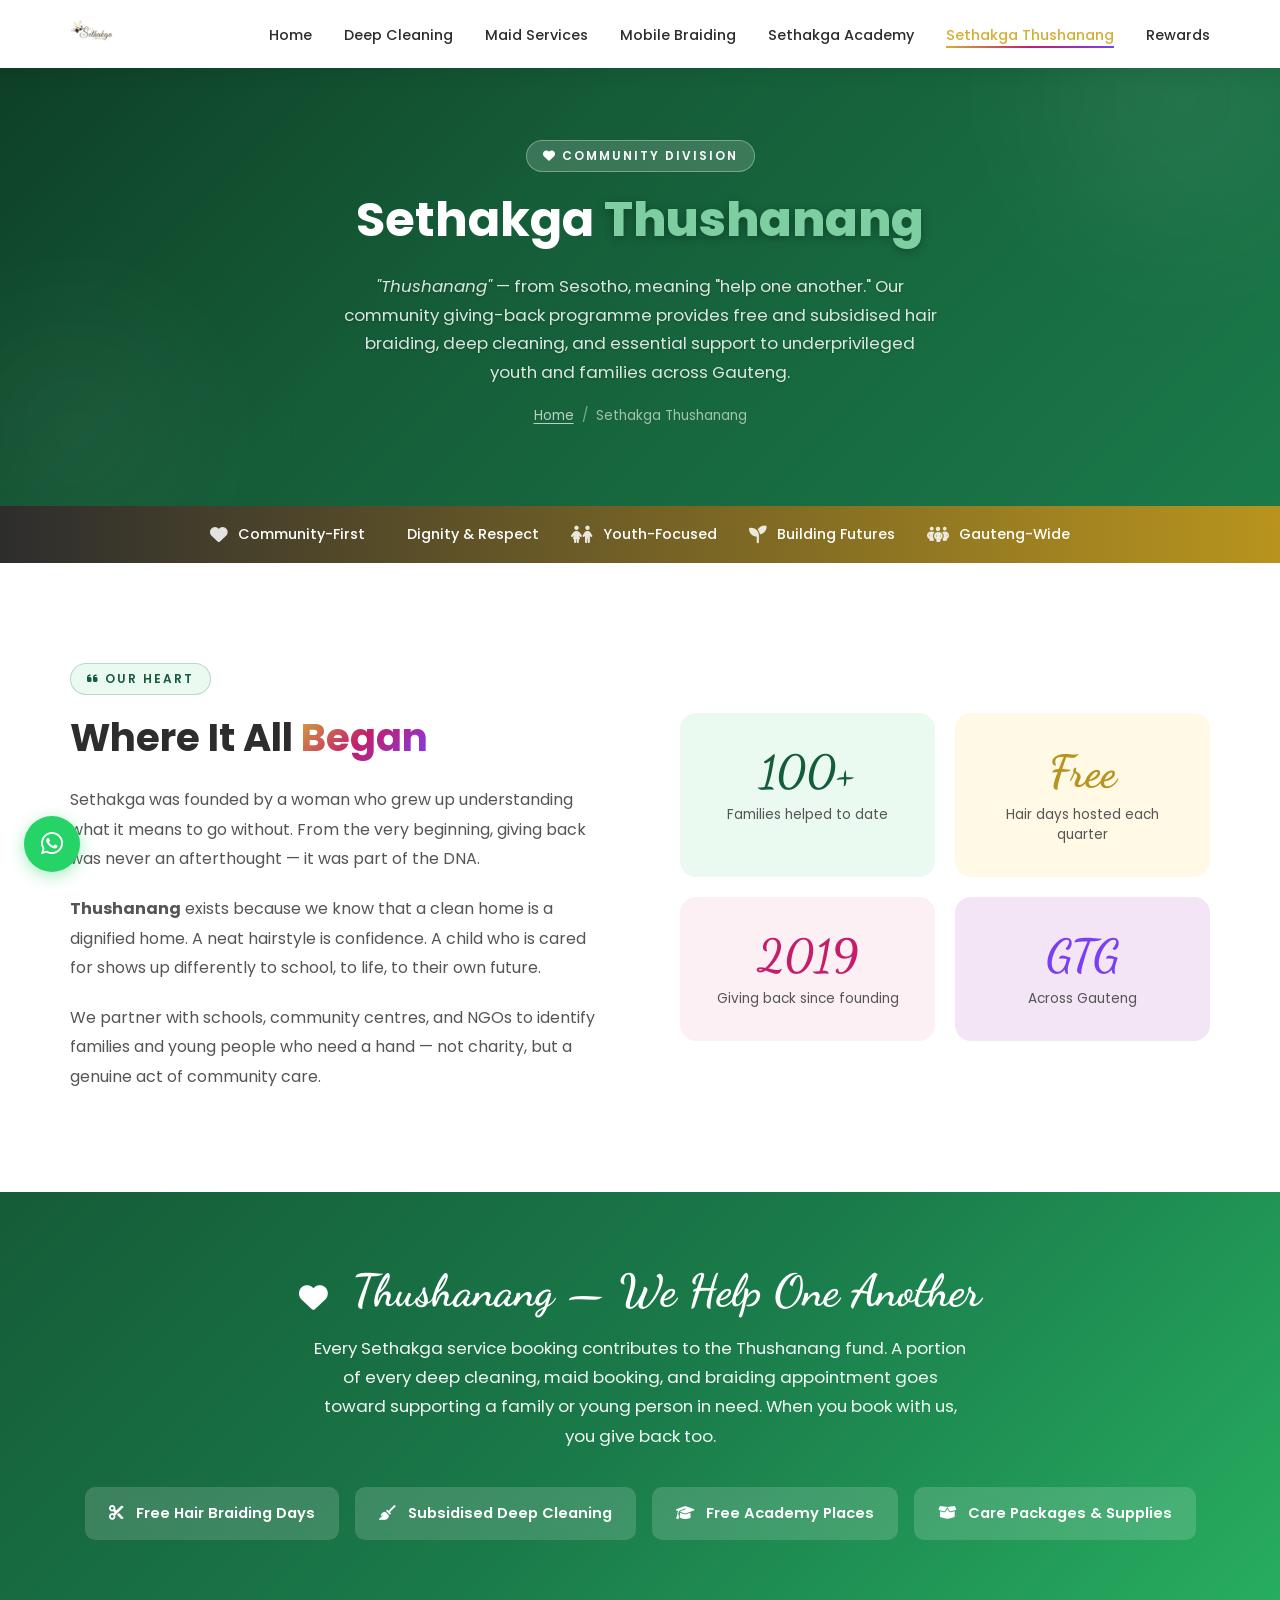
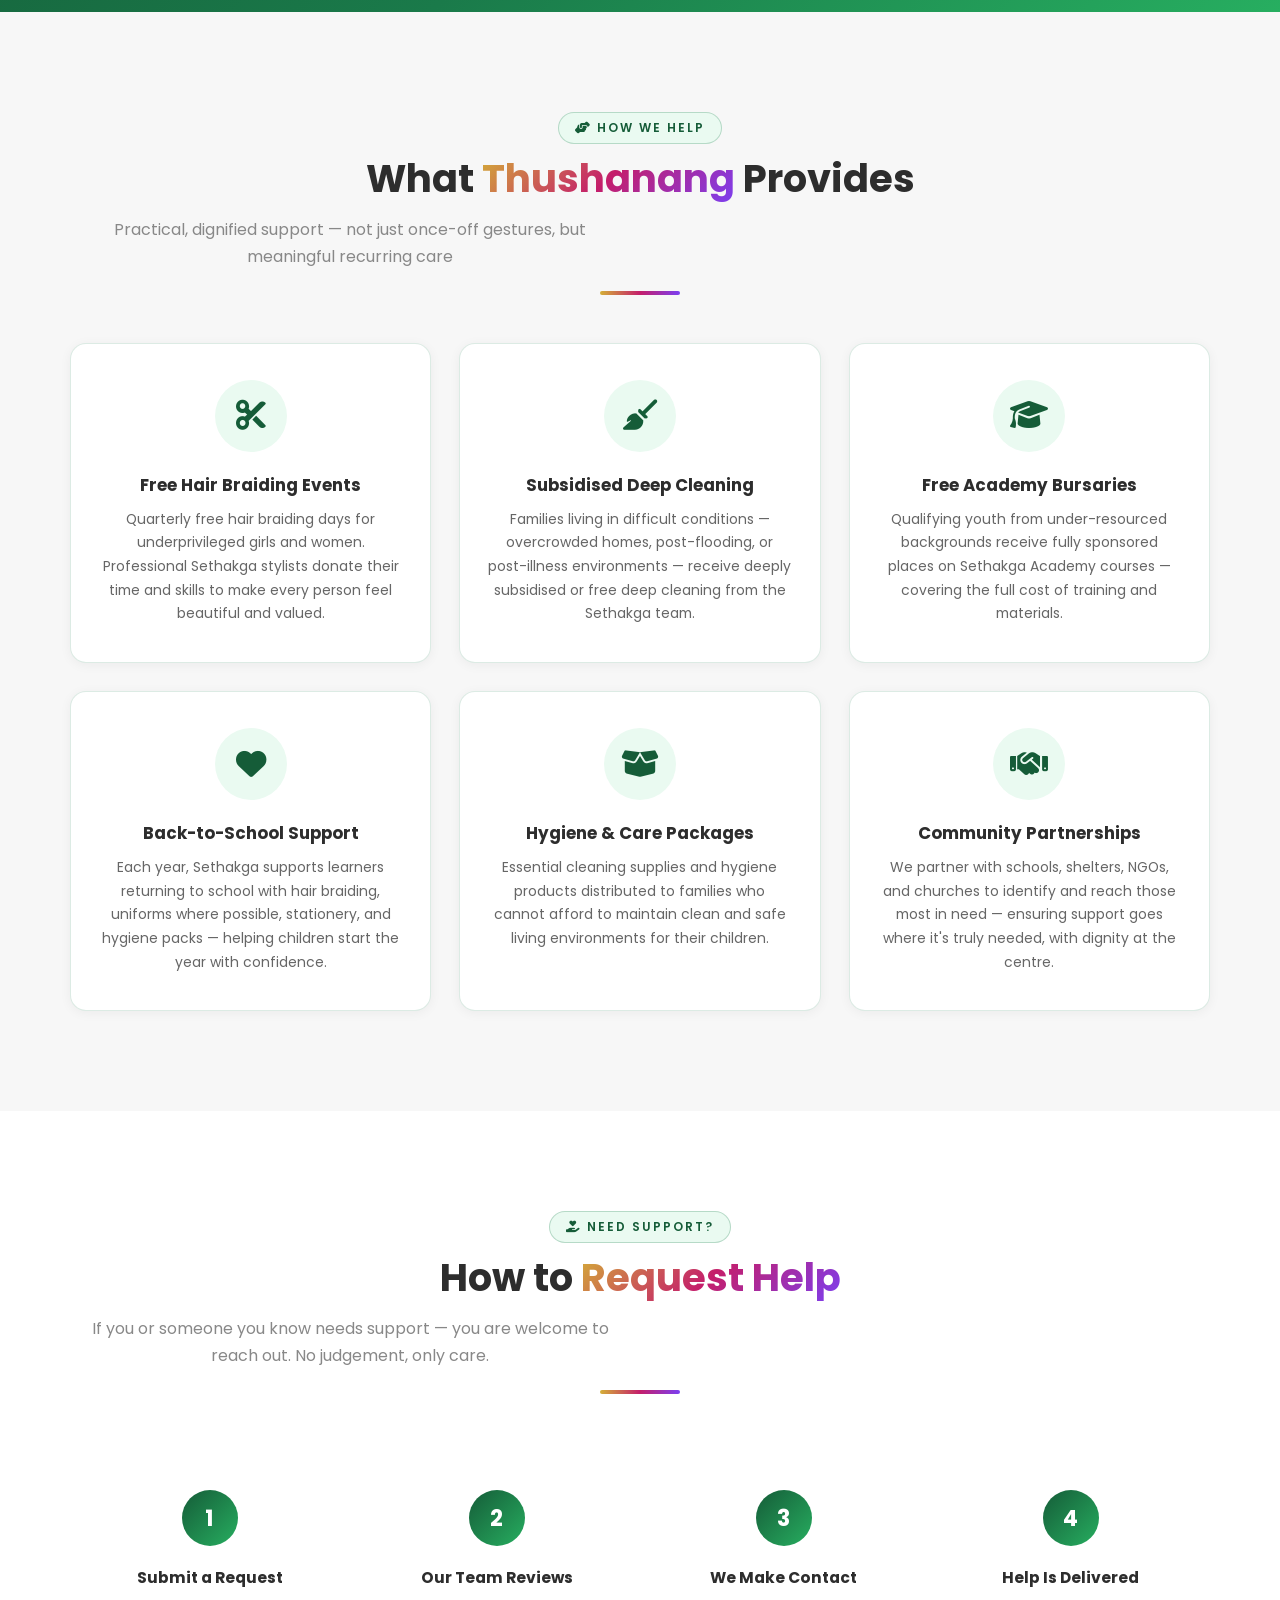
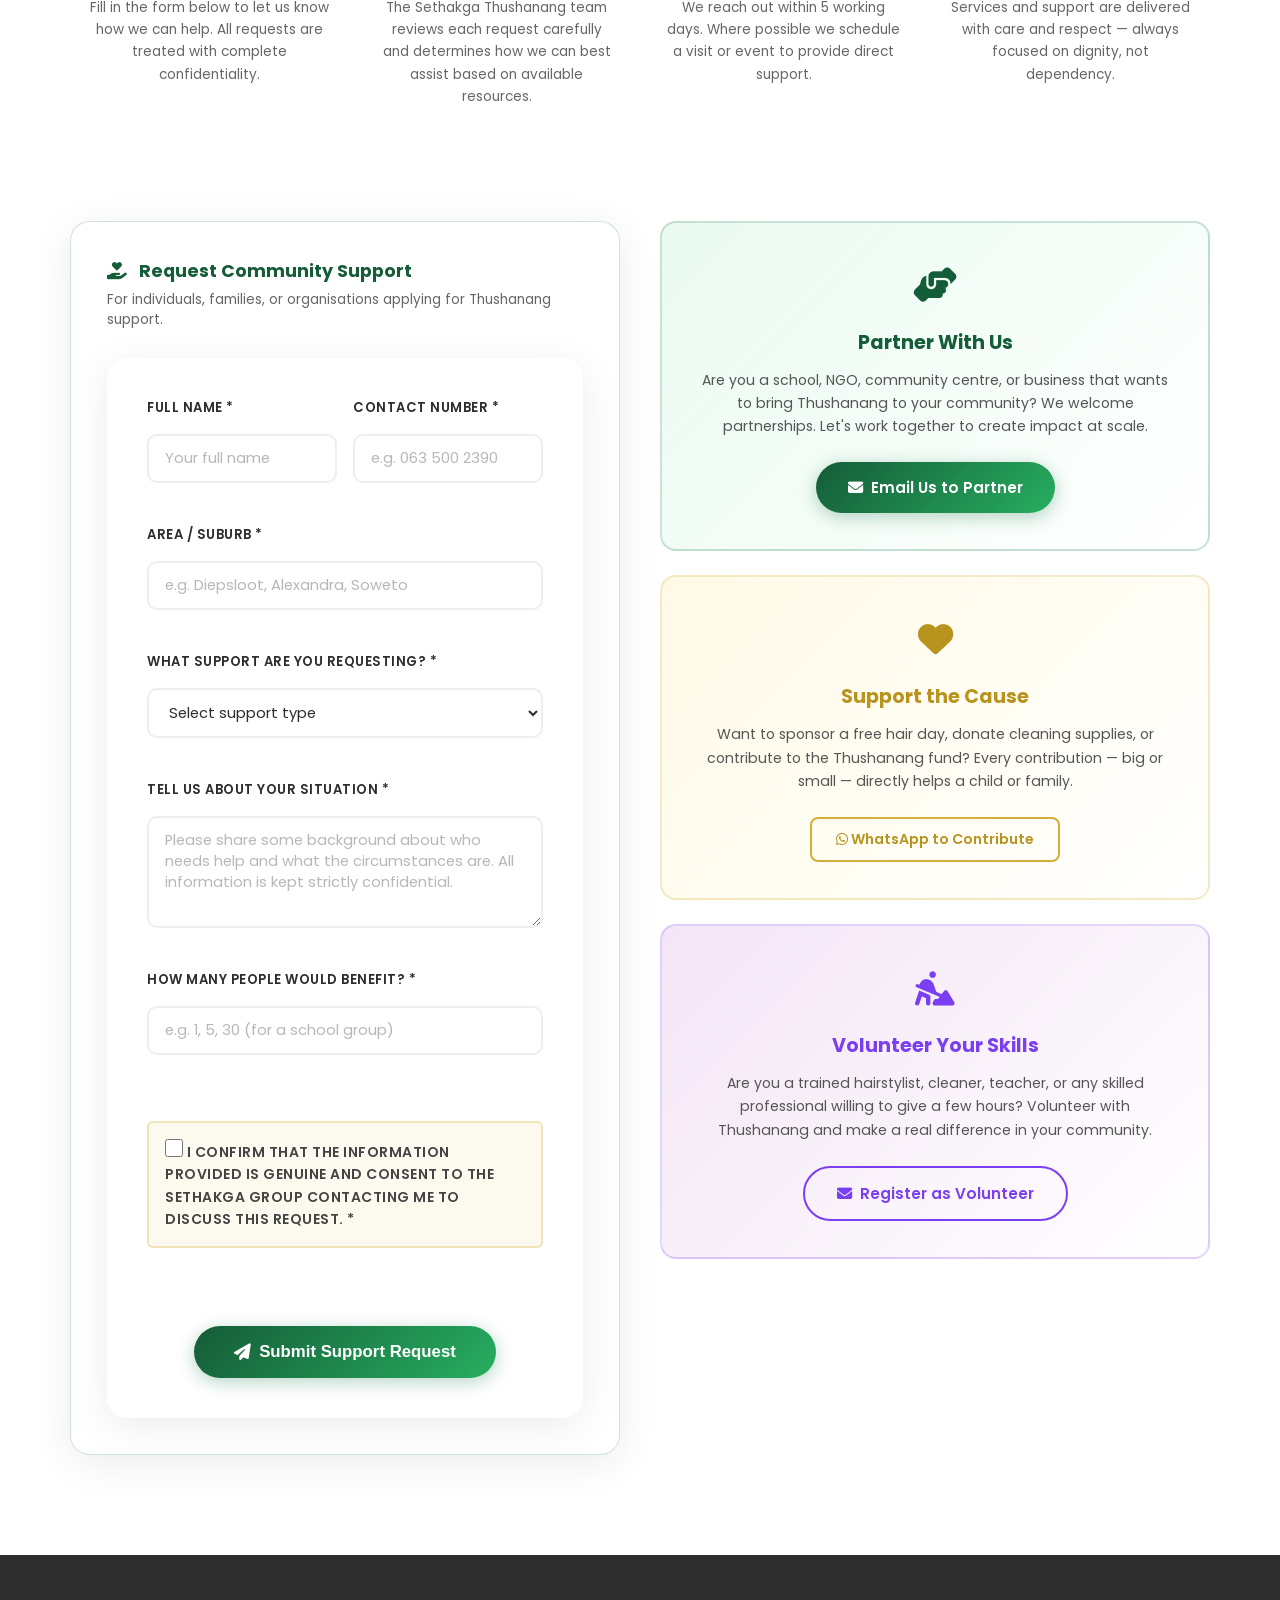
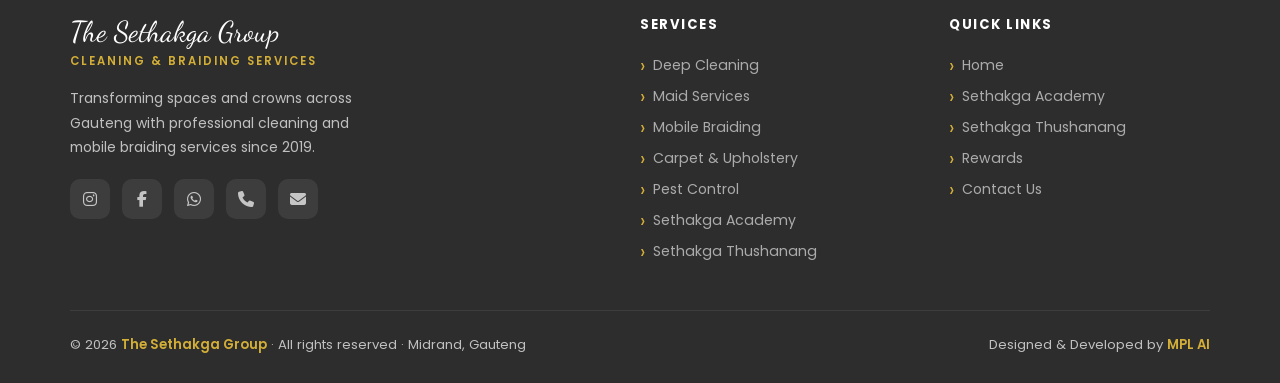
<file: thushanang.html>
<!DOCTYPE html>
<html lang="en">
<head>
  <meta charset="UTF-8" />
  <meta name="viewport" content="width=device-width, initial-scale=1.0" />
  <title>Sethakga Thushanang | Giving Back — Hair, Cleaning &amp; Support for Underprivileged Youth</title>
  <meta name="description" content="Sethakga Thushanang is our community giving-back programme — providing free or subsidised hair braiding, cleaning services, and essential support to underprivileged youth and families across Gauteng." />

  <link rel="preconnect" href="https://fonts.googleapis.com" />
  <link rel="preconnect" href="https://fonts.gstatic.com" crossorigin />
  <link href="https://fonts.googleapis.com/css2?family=Dancing+Script:wght@700&family=Poppins:wght@300;400;500;600;700&display=swap" rel="stylesheet" />
  <link rel="stylesheet" href="https://cdnjs.cloudflare.com/ajax/libs/font-awesome/6.5.0/css/all.min.css" />
  <link rel="stylesheet" href="styles.css" />

  <style>
    /* ---- Thushanang colour tokens ---- */
    :root {
      --thush:       #1A7A4A;
      --thush-dark:  #155C38;
      --thush-light: #27AE60;
      --thush-pale:  #EAFAF1;
    }

    .section-tag--thush {
      background: var(--thush-pale);
      color: var(--thush-dark);
      border: 1px solid rgba(26,122,74,0.25);
    }

    .btn-thush {
      background: linear-gradient(135deg, var(--thush-dark) 0%, var(--thush-light) 100%);
      color: #fff;
      border: none;
      box-shadow: 0 4px 18px rgba(26,122,74,0.32);
    }
    .btn-thush:hover {
      background: linear-gradient(135deg, var(--thush-light) 0%, var(--thush-dark) 100%);
      transform: translateY(-2px);
      box-shadow: 0 8px 28px rgba(26,122,74,0.42);
    }

    .impact-card {
      background: var(--white);
      border-radius: 16px;
      border: 1px solid rgba(26,122,74,0.15);
      padding: 36px 28px;
      text-align: center;
      transition: var(--transition);
      box-shadow: 0 2px 12px rgba(0,0,0,0.05);
    }
    .impact-card:hover {
      transform: translateY(-4px);
      box-shadow: 0 12px 36px rgba(26,122,74,0.16);
      border-color: rgba(26,122,74,0.32);
    }
    .impact-icon {
      width: 72px;
      height: 72px;
      background: var(--thush-pale);
      border-radius: 50%;
      display: flex;
      align-items: center;
      justify-content: center;
      font-size: 1.9rem;
      color: var(--thush-dark);
      margin: 0 auto 20px;
    }
    .impact-card h3 {
      font-size: 1.05rem;
      font-weight: 700;
      color: var(--dark);
      margin-bottom: 10px;
    }
    .impact-card p {
      font-size: 0.87rem;
      color: #666;
      line-height: 1.7;
    }

    .heart-strip {
      background: linear-gradient(135deg, #155C38 0%, #1A7A4A 50%, #27AE60 100%);
      padding: 72px 0;
      text-align: center;
      color: #fff;
    }
    .heart-strip h2 {
      font-family: 'Dancing Script', cursive;
      font-size: 2.8rem;
      margin-bottom: 16px;
      color: #fff;
    }
    .heart-strip p {
      font-size: 1.05rem;
      max-width: 660px;
      margin: 0 auto 36px;
      opacity: 0.95;
      line-height: 1.75;
    }

    .support-grid {
      display: grid;
      grid-template-columns: repeat(auto-fill, minmax(280px, 1fr));
      gap: 28px;
      margin-top: 48px;
    }

    .thush-form-wrap {
      background: var(--white);
      border-radius: 20px;
      border: 1px solid rgba(26,122,74,0.20);
      box-shadow: 0 8px 40px rgba(0,0,0,0.08);
      padding: 48px;
      max-width: 760px;
      margin: 0 auto;
    }

    .donate-card {
      background: linear-gradient(135deg, var(--thush-pale) 0%, #fff 100%);
      border: 2px solid rgba(26,122,74,0.22);
      border-radius: 16px;
      padding: 36px;
      text-align: center;
    }
    .donate-card h3 {
      font-size: 1.2rem;
      font-weight: 700;
      color: var(--thush-dark);
      margin-bottom: 12px;
    }
    .donate-card p {
      font-size: 0.88rem;
      color: #555;
      line-height: 1.65;
      margin-bottom: 24px;
    }

    @media (max-width: 640px) {
      .thush-form-wrap { padding: 28px 20px; }
      .support-grid { grid-template-columns: 1fr; }
    }
  </style>
</head>
<body>

  <!-- ==================== NAVBAR ==================== -->
  <nav id="navbar" class="nav-solid">
    <div class="container">
      <div class="nav-inner">
        <a href="index.html" class="nav-logo">
          <div class="logo-icon">
            <img src="images/The Sethakga Group logo.jpeg" alt="Sethakga" class="logo-fairy">
          </div>
        </a>

        <ul class="nav-links">
          <li><a href="index.html">Home</a></li>
          <li><a href="cleaning.html">Deep Cleaning</a></li>
          <li><a href="maid.html">Maid Services</a></li>
          <li><a href="hair.html">Mobile Braiding</a></li>
          <li><a href="academy.html">Sethakga Academy</a></li>
          <li><a href="thushanang.html" class="active">Sethakga Thushanang</a></li>
          <li><a href="rewards.html">Rewards</a></li>
        </ul>        

        <button class="hamburger" id="hamburger" aria-label="Menu">
          <span></span>
          <span></span>
          <span></span>
        </button>
      </div>
    </div>
  </nav>

  <div class="mobile-nav" id="mobileNav">
    <a href="index.html" class="mobile-link">Home</a>
    <a href="cleaning.html" class="mobile-link">Deep Cleaning</a>
    <a href="maid.html" class="mobile-link">Maid Services</a>
    <a href="hair.html" class="mobile-link">Mobile Braiding</a>
    <a href="academy.html" class="mobile-link">Sethakga Academy</a>
    <a href="thushanang.html" class="mobile-link">Sethakga Thushanang</a>
    <a href="rewards.html" class="mobile-link"><i class="fas fa-gift"></i> Rewards</a>
    <a href="contact.html" class="mobile-link"><i class="fas fa-calendar-check"></i> Book Now</a>
  </div>

  <!-- ==================== PAGE HERO ==================== -->
  <section class="page-hero" style="background: linear-gradient(135deg, #0D3D24 0%, #155C38 40%, #1A7A4A 100%);">
    <div class="container">
      <span class="section-tag" style="background:rgba(255,255,255,0.16); color:#fff; border:1px solid rgba(255,255,255,0.32);">
        <i class="fas fa-heart"></i> Community Division
      </span>
      <h1 class="page-hero-title">Sethakga <span style="color: #7DCEA0;">Thushanang</span></h1>
      <p class="page-hero-desc">
        <em>"Thushanang"</em> — from Sesotho, meaning "help one another." Our community giving-back
        programme provides free and subsidised hair braiding, deep cleaning, and essential support to
        underprivileged youth and families across Gauteng.
      </p>
      <div class="breadcrumb">
        <a href="index.html" style="color:rgba(255,255,255,0.70);">Home</a>
        <span style="color:rgba(255,255,255,0.45);">/</span>
        <span>Sethakga Thushanang</span>
      </div>
    </div>
  </section>

  <!-- ==================== TRUST BAR ==================== -->
  <div id="trust-bar">
    <div class="container">
      <div class="trust-items">
        <div class="trust-item"><i class="fas fa-heart"></i> Community-First</div>
        <div class="trust-item"><i class="fas fa-hands-holding-heart"></i> Dignity &amp; Respect</div>
        <div class="trust-item"><i class="fas fa-children"></i> Youth-Focused</div>
        <div class="trust-item"><i class="fas fa-seedling"></i> Building Futures</div>
        <div class="trust-item"><i class="fas fa-people-group"></i> Gauteng-Wide</div>
      </div>
    </div>
  </div>

  <!-- ==================== OUR STORY ==================== -->
  <section style="padding: 100px 0; background: var(--white);">
    <div class="container">
      <div style="display: grid; grid-template-columns: 1fr 1fr; gap: 80px; align-items: center;">

        <div>
          <span class="section-tag section-tag--thush" style="margin-bottom:20px; display:inline-block;">
            <i class="fas fa-quote-left"></i> Our Heart
          </span>
          <h2 class="section-title" style="margin-bottom: 24px;">Where It All <span style="color:var(--thush-dark);">Began</span></h2>
          <p style="font-size:1rem; color:#555; line-height:1.85; margin-bottom:20px;">
            Sethakga was founded by a woman who grew up understanding what it means to go without.
            From the very beginning, giving back was never an afterthought — it was part of the DNA.
          </p>
          <p style="font-size:1rem; color:#555; line-height:1.85; margin-bottom:20px;">
            <strong>Thushanang</strong> exists because we know that a clean home is a dignified home.
            A neat hairstyle is confidence. A child who is cared for shows up differently to school,
            to life, to their own future.
          </p>
          <p style="font-size:1rem; color:#555; line-height:1.85;">
            We partner with schools, community centres, and NGOs to identify families and young people
            who need a hand — not charity, but a genuine act of community care.
          </p>
        </div>

        <div style="display: grid; grid-template-columns: 1fr 1fr; gap: 20px;">
          <div style="background:var(--thush-pale); border-radius:16px; padding:32px 24px; text-align:center;">
            <div style="font-size:2.8rem; font-weight:700; color:var(--thush-dark); font-family:'Dancing Script',cursive;">100+</div>
            <div style="font-size:0.85rem; color:#555; margin-top:6px;">Families helped to date</div>
          </div>
          <div style="background:#FFF9E6; border-radius:16px; padding:32px 24px; text-align:center;">
            <div style="font-size:2.8rem; font-weight:700; color:var(--gold-dark); font-family:'Dancing Script',cursive;">Free</div>
            <div style="font-size:0.85rem; color:#555; margin-top:6px;">Hair days hosted each quarter</div>
          </div>
          <div style="background:var(--pink-pale); border-radius:16px; padding:32px 24px; text-align:center;">
            <div style="font-size:2.8rem; font-weight:700; color:var(--pink); font-family:'Dancing Script',cursive;">2019</div>
            <div style="font-size:0.85rem; color:#555; margin-top:6px;">Giving back since founding</div>
          </div>
          <div style="background:var(--purple-pale); border-radius:16px; padding:32px 24px; text-align:center;">
            <div style="font-size:2.8rem; font-weight:700; color:var(--purple); font-family:'Dancing Script',cursive;">GTG</div>
            <div style="font-size:0.85rem; color:#555; margin-top:6px;">Across Gauteng</div>
          </div>
        </div>

      </div>
    </div>
  </section>

  <!-- ==================== HEART STRIP ==================== -->
  <div class="heart-strip">
    <div class="container">
      <h2><i class="fas fa-heart" style="margin-right:12px; font-size:1.8rem; vertical-align:middle;"></i> Thushanang — We Help One Another</h2>
      <p>
        Every Sethakga service booking contributes to the Thushanang fund. A portion of every
        deep cleaning, maid booking, and braiding appointment goes toward supporting a family
        or young person in need. When you book with us, you give back too.
      </p>
      <div style="display:flex; flex-wrap:wrap; justify-content:center; gap:16px;">
        <div style="background:rgba(255,255,255,0.16); backdrop-filter:blur(8px); border-radius:10px; padding:16px 24px; font-size:0.92rem; font-weight:600;"><i class="fas fa-scissors" style="margin-right:8px;"></i> Free Hair Braiding Days</div>
        <div style="background:rgba(255,255,255,0.16); backdrop-filter:blur(8px); border-radius:10px; padding:16px 24px; font-size:0.92rem; font-weight:600;"><i class="fas fa-broom" style="margin-right:8px;"></i> Subsidised Deep Cleaning</div>
        <div style="background:rgba(255,255,255,0.16); backdrop-filter:blur(8px); border-radius:10px; padding:16px 24px; font-size:0.92rem; font-weight:600;"><i class="fas fa-graduation-cap" style="margin-right:8px;"></i> Free Academy Places</div>
        <div style="background:rgba(255,255,255,0.16); backdrop-filter:blur(8px); border-radius:10px; padding:16px 24px; font-size:0.92rem; font-weight:600;"><i class="fas fa-box-open" style="margin-right:8px;"></i> Care Packages &amp; Supplies</div>
      </div>
    </div>
  </div>

  <!-- ==================== WHAT WE OFFER ==================== -->
  <section style="padding: 100px 0; background: var(--grey-light);">
    <div class="container">
      <div class="section-header-branded" style="text-align:center;">
        <span class="section-tag section-tag--thush"><i class="fas fa-hands-helping"></i> How We Help</span>
        <h2 class="section-title">What <span style="color:var(--thush-dark);">Thushanang</span> Provides</h2>
        <p class="section-subtitle">
          Practical, dignified support — not just once-off gestures, but meaningful recurring care
        </p>
      </div>

      <div class="support-grid">

        <div class="impact-card fade-up">
          <div class="impact-icon"><i class="fas fa-scissors"></i></div>
          <h3>Free Hair Braiding Events</h3>
          <p>Quarterly free hair braiding days for underprivileged girls and women. Professional Sethakga stylists donate their time and skills to make every person feel beautiful and valued.</p>
        </div>

        <div class="impact-card fade-up">
          <div class="impact-icon"><i class="fas fa-broom"></i></div>
          <h3>Subsidised Deep Cleaning</h3>
          <p>Families living in difficult conditions — overcrowded homes, post-flooding, or post-illness environments — receive deeply subsidised or free deep cleaning from the Sethakga team.</p>
        </div>

        <div class="impact-card fade-up">
          <div class="impact-icon"><i class="fas fa-graduation-cap"></i></div>
          <h3>Free Academy Bursaries</h3>
          <p>Qualifying youth from under-resourced backgrounds receive fully sponsored places on Sethakga Academy courses — covering the full cost of training and materials.</p>
        </div>

        <div class="impact-card fade-up">
          <div class="impact-icon"><i class="fas fa-heart"></i></div>
          <h3>Back-to-School Support</h3>
          <p>Each year, Sethakga supports learners returning to school with hair braiding, uniforms where possible, stationery, and hygiene packs — helping children start the year with confidence.</p>
        </div>

        <div class="impact-card fade-up">
          <div class="impact-icon"><i class="fas fa-box-open"></i></div>
          <h3>Hygiene &amp; Care Packages</h3>
          <p>Essential cleaning supplies and hygiene products distributed to families who cannot afford to maintain clean and safe living environments for their children.</p>
        </div>

        <div class="impact-card fade-up">
          <div class="impact-icon"><i class="fas fa-handshake"></i></div>
          <h3>Community Partnerships</h3>
          <p>We partner with schools, shelters, NGOs, and churches to identify and reach those most in need — ensuring support goes where it's truly needed, with dignity at the centre.</p>
        </div>

      </div>
    </div>
  </section>

  <!-- ==================== HOW TO GET HELP ==================== -->
  <section style="padding: 100px 0; background: var(--white);">
    <div class="container">
      <div class="section-header-branded" style="text-align:center;">
        <span class="section-tag section-tag--thush"><i class="fas fa-hand-holding-heart"></i> Need Support?</span>
        <h2 class="section-title">How to <span style="color:var(--thush-dark);">Request Help</span></h2>
        <p class="section-subtitle">If you or someone you know needs support — you are welcome to reach out. No judgement, only care.</p>
      </div>

      <!-- Process steps -->
      <div style="display: grid; grid-template-columns: repeat(auto-fit, minmax(220px, 1fr)); gap: 8px; margin: 64px 0 80px;">
        <div style="text-align:center; padding: 32px 20px;">
          <div style="width:56px; height:56px; background:linear-gradient(135deg,#155C38,#27AE60); border-radius:50%; display:flex; align-items:center; justify-content:center; font-size:1.4rem; color:#fff; margin:0 auto 20px; font-weight:700;">1</div>
          <h4 style="font-weight:700; font-size:0.97rem; margin-bottom:8px; color:var(--dark);">Submit a Request</h4>
          <p style="font-size:0.85rem; color:#666; line-height:1.65;">Fill in the form below to let us know how we can help. All requests are treated with complete confidentiality.</p>
        </div>
        <div style="text-align:center; padding: 32px 20px;">
          <div style="width:56px; height:56px; background:linear-gradient(135deg,#155C38,#27AE60); border-radius:50%; display:flex; align-items:center; justify-content:center; font-size:1.4rem; color:#fff; margin:0 auto 20px; font-weight:700;">2</div>
          <h4 style="font-weight:700; font-size:0.97rem; margin-bottom:8px; color:var(--dark);">Our Team Reviews</h4>
          <p style="font-size:0.85rem; color:#666; line-height:1.65;">The Sethakga Thushanang team reviews each request carefully and determines how we can best assist based on available resources.</p>
        </div>
        <div style="text-align:center; padding: 32px 20px;">
          <div style="width:56px; height:56px; background:linear-gradient(135deg,#155C38,#27AE60); border-radius:50%; display:flex; align-items:center; justify-content:center; font-size:1.4rem; color:#fff; margin:0 auto 20px; font-weight:700;">3</div>
          <h4 style="font-weight:700; font-size:0.97rem; margin-bottom:8px; color:var(--dark);">We Make Contact</h4>
          <p style="font-size:0.85rem; color:#666; line-height:1.65;">We reach out within 5 working days. Where possible we schedule a visit or event to provide direct support.</p>
        </div>
        <div style="text-align:center; padding: 32px 20px;">
          <div style="width:56px; height:56px; background:linear-gradient(135deg,#155C38,#27AE60); border-radius:50%; display:flex; align-items:center; justify-content:center; font-size:1.4rem; color:#fff; margin:0 auto 20px; font-weight:700;">4</div>
          <h4 style="font-weight:700; font-size:0.97rem; margin-bottom:8px; color:var(--dark);">Help Is Delivered</h4>
          <p style="font-size:0.85rem; color:#666; line-height:1.65;">Services and support are delivered with care and respect — always focused on dignity, not dependency.</p>
        </div>
      </div>

      <!-- Two-column: Request form + Support us -->
      <div style="display: grid; grid-template-columns: 1fr 1fr; gap: 40px; align-items: start;">

        <!-- Support request form -->
        <div class="thush-form-wrap" style="max-width:100%; padding:36px;">
          <h3 style="font-size:1.1rem; font-weight:700; color:var(--thush-dark); margin-bottom:6px;"><i class="fas fa-hand-holding-heart" style="margin-right:8px;"></i> Request Community Support</h3>
          <p style="font-size:0.85rem; color:#666; margin-bottom:28px;">For individuals, families, or organisations applying for Thushanang support.</p>

          <form id="thushanangForm" class="booking-form" data-form-type="thushanang">

            <div class="form-row">
              <div class="form-group">
                <label for="thu-name">Full Name *</label>
                <input type="text" id="thu-name" name="name" required placeholder="Your full name">
              </div>
              <div class="form-group">
                <label for="thu-phone">Contact Number *</label>
                <input type="tel" id="thu-phone" name="phone" required placeholder="e.g. 063 500 2390">
              </div>
            </div>

            <div class="form-group">
              <label for="thu-area">Area / Suburb *</label>
              <input type="text" id="thu-area" name="area" required placeholder="e.g. Diepsloot, Alexandra, Soweto">
            </div>

            <div class="form-group">
              <label for="thu-request">What Support Are You Requesting? *</label>
              <select id="thu-request" name="request-type" required>
                <option value="">Select support type</option>
                <option value="hair-braiding">Free Hair Braiding (for youth / girls)</option>
                <option value="deep-cleaning">Subsidised Deep Cleaning</option>
                <option value="academy-bursary">Free Academy Training Place</option>
                <option value="back-to-school">Back-to-School Support</option>
                <option value="hygiene-pack">Hygiene &amp; Care Package</option>
                <option value="community-event">Community / School Event Visit</option>
                <option value="other">Other — Please describe below</option>
              </select>
            </div>

            <div class="form-group">
              <label for="thu-detail">Tell Us About Your Situation *</label>
              <textarea id="thu-detail" name="detail" required rows="4" placeholder="Please share some background about who needs help and what the circumstances are. All information is kept strictly confidential."></textarea>
            </div>

            <div class="form-group">
              <label for="thu-people">How Many People Would Benefit? *</label>
              <input type="number" id="thu-people" name="people-count" required min="1" placeholder="e.g. 1, 5, 30 (for a school group)">
            </div>

            <div class="form-group" style="margin-top: 24px;">
              <label class="checkbox-label disclaimer-check">
                <input type="checkbox" name="terms" id="thu-terms" required>
                <span>I confirm that the information provided is genuine and consent to The Sethakga Group contacting me to discuss this request. *</span>
              </label>
            </div>

            <div style="text-align:center; margin-top: 28px;">
              <button type="submit" class="btn btn-thush btn-large">
                <i class="fas fa-paper-plane"></i> Submit Support Request
              </button>
            </div>

          </form>
        </div>

        <!-- Partner / Donate / Volunteer -->
        <div style="display:flex; flex-direction:column; gap:24px;">

          <div class="donate-card">
            <div style="font-size:2.2rem; color:var(--thush-dark); margin-bottom:16px;"><i class="fas fa-handshake-angle"></i></div>
            <h3>Partner With Us</h3>
            <p>Are you a school, NGO, community centre, or business that wants to bring Thushanang to your community? We welcome partnerships. Let's work together to create impact at scale.</p>
            <a href="mailto:Admin@sethakga.co.za?subject=Thushanang%20Partnership%20Enquiry" class="btn btn-thush">
              <i class="fas fa-envelope"></i> Email Us to Partner
            </a>
          </div>

          <div class="donate-card" style="background: linear-gradient(135deg, #FFF9E6 0%, #fff 100%); border-color: rgba(212,175,55,0.25);">
            <div style="font-size:2.2rem; color:var(--gold-dark); margin-bottom:16px;"><i class="fas fa-heart"></i></div>
            <h3 style="color:var(--gold-dark);">Support the Cause</h3>
            <p>Want to sponsor a free hair day, donate cleaning supplies, or contribute to the Thushanang fund? Every contribution — big or small — directly helps a child or family.</p>
            <a href="https://wa.me/27729249068?text=Hi%2C%20I'd%20like%20to%20support%20Sethakga%20Thushanang" target="_blank" rel="noopener noreferrer" class="btn btn-outline-gold">
              <i class="fab fa-whatsapp"></i> WhatsApp to Contribute
            </a>
          </div>

          <div class="donate-card" style="background: linear-gradient(135deg, var(--purple-pale) 0%, #fff 100%); border-color: rgba(123,63,242,0.20);">
            <div style="font-size:2.2rem; color:var(--purple); margin-bottom:16px;"><i class="fas fa-person-digging"></i></div>
            <h3 style="color:var(--purple);">Volunteer Your Skills</h3>
            <p>Are you a trained hairstylist, cleaner, teacher, or any skilled professional willing to give a few hours? Volunteer with Thushanang and make a real difference in your community.</p>
            <a href="mailto:Admin@sethakga.co.za?subject=Thushanang%20Volunteer%20Enquiry" class="btn btn-outline-purple">
              <i class="fas fa-envelope"></i> Register as Volunteer
            </a>
          </div>

        </div>
      </div>
    </div>
  </section>

  <!-- ==================== FOOTER ==================== -->

  <footer>
    <div class="container">
      <div class="footer-grid">
        <div class="footer-brand">
          <div class="fb-name">The Sethakga Group</div>
          <div class="fb-sub">Cleaning &amp; Braiding Services</div>
          <p>Transforming spaces and crowns across Gauteng with professional
             cleaning and mobile braiding services since 2019.</p>
          <div class="social-links">
            <a href="https://www.instagram.com/sethakga.cleaning.company" target="_blank" rel="noopener noreferrer"
               class="social-link" aria-label="Instagram">
              <i class="fab fa-instagram"></i>
            </a>
            <a href="https://www.facebook.com/sethakga.cleaning.company" target="_blank" rel="noopener noreferrer"
               class="social-link" aria-label="Facebook">
              <i class="fab fa-facebook-f"></i>
            </a>
            <a href="https://wa.me/27729249068" target="_blank" rel="noopener noreferrer"
               class="social-link" aria-label="WhatsApp">
              <i class="fab fa-whatsapp"></i>
            </a>
            <a href="tel:0106345557" class="social-link" aria-label="Phone">
              <i class="fas fa-phone"></i>
            </a>
            <a href="mailto:Admin@sethakga.co.za" class="social-link" aria-label="Email">
              <i class="fas fa-envelope"></i>
            </a>
          </div>
        </div>

        <div class="footer-col">
          <h4>Services</h4>
          <ul>
            <li><a href="cleaning.html">Deep Cleaning</a></li>
            <li><a href="maid.html">Maid Services</a></li>
            <li><a href="hair.html">Mobile Braiding</a></li>
            <li><a href="cleaning.html">Carpet &amp; Upholstery</a></li>
            <li><a href="cleaning.html">Pest Control</a></li>
            <li><a href="academy.html">Sethakga Academy</a></li>
            <li><a href="thushanang.html">Sethakga Thushanang</a></li>
          </ul>
        </div>

        <div class="footer-col">
          <h4>Quick Links</h4>
          <ul>
            <li><a href="index.html">Home</a></li>
            <li><a href="academy.html">Sethakga Academy</a></li>
            <li><a href="thushanang.html">Sethakga Thushanang</a></li>
            <li><a href="rewards.html">Rewards</a></li>
            <li><a href="contact.html">Contact Us</a></li>
          </ul>
        </div>
      </div>

      <div class="footer-bottom">
        <div>
          &copy; 2026 <span>The Sethakga Group</span> &middot; All rights reserved &middot;
          Midrand, Gauteng
        </div>
        <div>
          Designed &amp; Developed by <a href="https://www.mplai.co.za" target="_blank" rel="noopener noreferrer"><span>MPL AI</span></a>
        </div>
      </div>
    </div>
  </footer>

  <!-- WhatsApp Float -->
  <a href="https://wa.me/27729249068" target="_blank" rel="noopener noreferrer"
     class="whatsapp-float" aria-label="Chat on WhatsApp">
    <i class="fab fa-whatsapp"></i>
  </a>

  <!-- Back to Top -->
  <button id="back-top" aria-label="Back to top">
    <i class="fas fa-chevron-up"></i>
  </button>

  <!-- ==================== JAVASCRIPT ==================== -->
  <script src="main.js"></script>
</body>
</html>
</file>
<file: styles.css>
/* ============================================================
   THE SETHAKGA GROUP — SHARED STYLES
   ============================================================ */

/* ============================================================
   CSS VARIABLES & RESET
============================================================ */
:root {
  /* === SETHAKGA GROUP - Gold, Black, White === */
  --gold:           #D4AF37;
  --gold-dark:      #B8941E;
  --gold-light:     #F1D678;
  --gold-pale:      #FFF9E6;
  
  /* === SETHAKGA CLEANING - Pink, Black, White === */
  --pink:           #C41E6B;
  --pink-light:     #E8417E;
  --pink-pale:      #FDF0F5;
  
  /* === SETHAKGA HAIR - Purple, Black, White === */
  --purple:         #7B3FF2;
  --purple-dark:    #6200EA;
  --purple-light:   #9D65F6;
  --purple-pale:    #F3E5F5;
  
  /* === SHARED COLORS === */
  --dark:           #2D2D2D;
  --black:          #000000;
  --white:          #FFFFFF;
  --grey-light:     #F7F7F7;
  --grey-mid:       #888888;
  
  /* === EFFECTS === */
  --shadow:         0 4px 24px rgba(0,0,0,0.10);
  --shadow-gold:    0 4px 24px rgba(212,175,55,0.25);
  --shadow-pink:    0 4px 24px rgba(196,30,107,0.25);
  --shadow-purple:  0 4px 24px rgba(123,63,242,0.25);
  --radius:         12px;
  --transition:     0.35s cubic-bezier(.4,0,.2,1);
}

*, *::before, *::after { box-sizing: border-box; margin: 0; padding: 0; }

html { scroll-behavior: smooth; font-size: 16px; }

body {
  font-family: 'Poppins', sans-serif;
  color: var(--dark);
  background: var(--white);
  overflow-x: hidden;
}

a { text-decoration: none; color: inherit; }
ul { list-style: none; }
img { max-width: 100%; display: block; }

/* ============================================================
   UTILITY
============================================================ */
.container { width: 90%; max-width: 1140px; margin: 0 auto; }

.section-tag {
  display: inline-block;
  background: var(--gold-pale);
  color: var(--gold-dark);
  font-size: 0.75rem;
  font-weight: 600;
  letter-spacing: 2px;
  text-transform: uppercase;
  padding: 6px 16px;
  border-radius: 50px;
  margin-bottom: 12px;
  border: 1px solid var(--gold);
}

.section-tag--cleaning {
  background: var(--pink-pale);
  color: var(--pink);
  border-color: var(--pink);
}

.section-tag--hair {
  background: var(--purple-pale);
  color: var(--purple-dark);
  border-color: var(--purple);
}

.section-title {
  font-size: clamp(1.7rem, 3.5vw, 2.4rem);
  font-weight: 700;
  color: var(--dark);
  line-height: 1.2;
  margin-bottom: 14px;
}

.section-title span { 
  background: linear-gradient(135deg, var(--gold) 0%, var(--pink) 50%, var(--purple) 100%);
  -webkit-background-clip: text;
  -webkit-text-fill-color: transparent;
  background-clip: text;
}

/* Cleaning page - pink gradient only */
.page-hero--cleaning .section-title span,
.services-section .section-title span {
  background: linear-gradient(135deg, var(--pink-dark) 0%, var(--pink) 50%, var(--pink-light) 100%);
  -webkit-background-clip: text;
  -webkit-text-fill-color: transparent;
  background-clip: text;
}

/* Hair page - purple gradient only */
.page-hero--hair .section-title span,
.section-tag--hair ~ .section-title span,
#services:has(.section-tag--hair) .section-title span {
  background: linear-gradient(135deg, var(--purple-dark) 0%, var(--purple) 50%, var(--purple-light) 100%);
  -webkit-background-clip: text;
  -webkit-text-fill-color: transparent;
  background-clip: text;
}

.section-subtitle {
  font-size: 1rem;
  color: var(--grey-mid);
  max-width: 560px;
  line-height: 1.7;
}

.btn {
  display: inline-flex;
  align-items: center;
  gap: 8px;
  padding: 14px 32px;
  border-radius: 50px;
  font-size: 0.95rem;
  font-weight: 600;
  cursor: pointer;
  border: 2px solid transparent;
  transition: var(--transition);
  white-space: nowrap;
}

/* === BRAND-SPECIFIC BUTTONS === */
.btn-primary {
  background: var(--gold);
  color: var(--dark);
  border-color: var(--gold);
  font-weight: 700;
}
.btn-primary:hover { 
  background: var(--gold-dark); 
  border-color: var(--gold-dark); 
  transform: translateY(-2px); 
  box-shadow: var(--shadow-gold); 
}

.btn-cleaning {
  background: var(--pink);
  color: var(--white);
  border-color: var(--pink);
}
.btn-cleaning:hover { 
  background: var(--pink-light); 
  border-color: var(--pink-light); 
  transform: translateY(-2px); 
  box-shadow: var(--shadow-pink); 
}

.btn-hair {
  background: var(--purple);
  color: var(--white);
  border-color: var(--purple);
}
.btn-hair:hover { 
  background: var(--purple-light); 
  border-color: var(--purple-light); 
  transform: translateY(-2px); 
  box-shadow: var(--shadow-purple); 
}

/* Hero CTA Button Hover Effects */
.btn-hero-cleaning:hover {
  background: var(--pink);
  border-color: var(--pink);
  box-shadow: 0 8px 24px rgba(196,30,107,0.35);
}

.btn-hero-hair:hover {
  background: var(--purple);
  border-color: var(--purple);
  box-shadow: 0 8px 24px rgba(123,63,242,0.35);
}

.btn-outline {
  background: transparent;
  color: var(--white);
  border-color: var(--white);
}
.btn-outline:hover { background: var(--white); color: var(--gold); transform: translateY(-2px); }

.btn-outline-pink {
  background: transparent;
  color: var(--pink);
  border-color: var(--pink);
}
.btn-outline-pink:hover { background: var(--pink); color: var(--white); transform: translateY(-2px); }

.btn-outline-purple {
  background: transparent;
  color: var(--purple);
  border-color: var(--purple);
}
.btn-outline-purple:hover { background: var(--purple); color: var(--white); transform: translateY(-2px); }

.btn-dark {
  background: var(--dark);
  color: var(--white);
  border-color: var(--dark);
}
.btn-dark:hover { background: #444; transform: translateY(-2px); }

.text-center { text-align: center; }

/* ============================================================
   NAVIGATION
============================================================ */
#navbar {
  position: fixed;
  top: 0; left: 0; right: 0;
  z-index: 999;
  padding: 18px 0;
  transition: var(--transition);
}

#navbar.scrolled {
  background: var(--white);
  box-shadow: 0 2px 20px rgba(0,0,0,0.10);
  padding: 12px 0;
}

/* For inner pages with white bg nav by default */
#navbar.nav-solid {
  background: var(--white);
  box-shadow: 0 2px 20px rgba(0,0,0,0.10);
  padding: 12px 0;
}

.nav-inner {
  display: flex;
  align-items: center;
  justify-content: space-between;
}

.nav-logo {
  display: flex;
  align-items: center;
  gap: 10px;
}

.nav-logo .logo-icon {
  width: 44px;
  height: 44px;
  border-radius: 50%;
  overflow: hidden;
  flex-shrink: 0;
}

.nav-logo .logo-icon .logo-fairy {
  width: 100%;
  height: 100%;
  object-fit: cover;
}

.nav-logo .logo-text {
  line-height: 1;
}

.nav-logo .logo-name {
  font-family: 'Dancing Script', cursive;
  font-size: 1.4rem;
  color: var(--dark);
  transition: var(--transition);
}

#navbar:not(.scrolled):not(.nav-solid) .nav-logo .logo-name { color: var(--white); }

.nav-logo .logo-sub {
  font-size: 0.65rem;
  color: var(--pink);
  letter-spacing: 1.5px;
  text-transform: uppercase;
  font-weight: 600;
}

.nav-links {
  display: flex;
  align-items: center;
  gap: 32px;
}

.nav-links a {
  font-size: 0.9rem;
  font-weight: 500;
  color: var(--white);
  transition: var(--transition);
  position: relative;
}

#navbar.scrolled .nav-links a,
#navbar.nav-solid .nav-links a { color: var(--dark); }

.nav-links a::after {
  content: '';
  position: absolute;
  bottom: -3px; left: 0;
  width: 0; height: 2px;
  background: linear-gradient(90deg, var(--gold) 0%, var(--pink) 50%, var(--purple) 100%);
  transition: var(--transition);
}

.nav-links a:hover::after { width: 100%; }
.nav-links a:hover { color: var(--gold) !important; }
.nav-links a.active { color: var(--gold) !important; }
.nav-links a.active::after { width: 100%; }

.nav-cta { margin-left: 8px; }

.hamburger {
  display: none;
  flex-direction: column;
  gap: 5px;
  cursor: pointer;
  background: none;
  border: none;
  padding: 4px;
}

.hamburger span {
  display: block;
  width: 25px;
  height: 2.5px;
  background: var(--white);
  border-radius: 2px;
  transition: var(--transition);
}

#navbar.scrolled .hamburger span,
#navbar.nav-solid .hamburger span { background: var(--dark); }

.hamburger.open span:nth-child(1) { transform: translateY(7.5px) rotate(45deg); }
.hamburger.open span:nth-child(2) { opacity: 0; }
.hamburger.open span:nth-child(3) { transform: translateY(-7.5px) rotate(-45deg); }

/* Mobile Nav */
.mobile-nav {
  display: none;
  flex-direction: column;
  position: fixed;
  top: 0; left: 0; right: 0; bottom: 0;
  background: var(--white);
  z-index: 998;
  padding: 100px 40px 40px;
  gap: 28px;
}

.mobile-nav.active { display: flex; }

.mobile-nav a {
  font-size: 1.4rem;
  font-weight: 600;
  color: var(--dark);
  border-bottom: 1px solid #eee;
  padding-bottom: 20px;
  transition: var(--transition);
}

.mobile-nav a:hover { color: var(--pink); padding-left: 8px; }

/* ============================================================
   PAGE HERO (for inner pages)
============================================================ */
.page-hero {
  padding: 140px 0 80px;
  background: linear-gradient(135deg, #1a1a2e 0%, #2D2D2D 40%, #3D1030 100%);
  position: relative;
  overflow: hidden;
  text-align: center;
}

.page-hero::before {
  content: '';
  position: absolute;
  top: -100px; 
  right: -100px;
  width: 400px; 
  height: 400px;
  background: radial-gradient(circle, rgba(255,255,255,0.08) 0%, transparent 70%);
  border-radius: 50%;
  filter: blur(60px);
}

.page-hero::after {
  content: '';
  position: absolute;
  bottom: -100px; 
  left: -100px;
  width: 350px; 
  height: 350px;
  background: radial-gradient(circle, rgba(255,255,255,0.06) 0%, transparent 70%);
  border-radius: 50%;
  filter: blur(60px);
}

/* Cleaning Page Hero */
.page-hero--cleaning::before {
  background: radial-gradient(circle, rgba(255,255,255,0.12) 0%, transparent 70%);
}

.page-hero--cleaning::after {
  background: radial-gradient(circle, rgba(255,255,255,0.10) 0%, transparent 70%);
}

/* Hair Page Hero */
.page-hero--hair::before {
  background: radial-gradient(circle, rgba(255,255,255,0.12) 0%, transparent 70%);
}

.page-hero--hair::after {
  background: radial-gradient(circle, rgba(255,255,255,0.10) 0%, transparent 70%);
}

.page-hero .container { position: relative; z-index: 1; }

.page-hero .section-tag {
  background: rgba(255,255,255,0.15);
  color: var(--white);
  border: 1px solid rgba(255,255,255,0.30);
  backdrop-filter: blur(10px);
}

.page-hero-title {
  font-size: clamp(2rem, 4vw, 3rem);
  font-weight: 700;
  color: var(--white);
  margin-bottom: 16px;
}

.page-hero-title span { 
  color: var(--white);
  font-weight: 800;
  text-shadow: 0 2px 10px rgba(0,0,0,0.3);
}

.page-hero-desc {
  font-size: 1.05rem;
  color: rgba(255,255,255,0.85);
  max-width: 600px;
  margin: 0 auto;
  line-height: 1.7;
  text-shadow: 0 1px 3px rgba(0,0,0,0.2);
}

.breadcrumb {
  display: flex;
  justify-content: center;
  gap: 8px;
  margin-top: 20px;
  font-size: 0.85rem;
  color: rgba(255,255,255,0.60);
}

.breadcrumb a { 
  color: rgba(255,255,255,0.90);
  transition: var(--transition);
  text-decoration: underline;
  text-underline-offset: 3px;
}
.breadcrumb a:hover { 
  color: var(--white);
  text-shadow: 0 0 8px rgba(255,255,255,0.5);
}

/* ============================================================
   PROPERTY TYPE SELECTOR (Cleaning Page)
============================================================ */
.property-selector {
  padding: 100px 0;
  background: var(--white);
}

.property-choice-grid {
  display: grid;
  grid-template-columns: 1fr 1fr;
  gap: 40px;
  max-width: 900px;
  margin: 0 auto;
  margin-top: 48px;
}

.property-choice-card {
  background: var(--white);
  border: 2px solid rgba(196,30,107,0.15);
  border-radius: 20px;
  padding: 48px 36px;
  text-align: center;
  text-decoration: none;
  transition: all 0.4s cubic-bezier(0.4, 0, 0.2, 1);
  position: relative;
  overflow: hidden;
  display: flex;
  flex-direction: column;
  box-shadow: 0 4px 20px rgba(0,0,0,0.08);
}

.property-choice-card::before {
  content: '';
  position: absolute;
  top: 0;
  left: 0;
  right: 0;
  height: 5px;
  background: linear-gradient(90deg, var(--pink), var(--pink-light));
  transform: scaleX(0);
  transition: transform 0.4s ease;
}

.property-choice-card:hover::before {
  transform: scaleX(1);
}

.property-choice-card:hover {
  transform: translateY(-8px);
  border-color: var(--pink);
  box-shadow: 0 12px 40px rgba(196,30,107,0.20);
}

.property-choice-icon {
  width: 100px;
  height: 100px;
  margin: 0 auto 24px;
  background: linear-gradient(135deg, var(--pink) 0%, var(--pink-light) 100%);
  border-radius: 50%;
  display: flex;
  align-items: center;
  justify-content: center;
  font-size: 3rem;
  color: var(--white);
  transition: all 0.4s ease;
}

.property-choice-card:hover .property-choice-icon {
  transform: scale(1.1) rotate(5deg);
  box-shadow: 0 8px 30px rgba(196,30,107,0.35);
}

.property-choice-card h3 {
  font-size: 1.8rem;
  font-weight: 700;
  color: var(--dark);
  margin-bottom: 12px;
}

.property-choice-card > p {
  color: var(--text);
  font-size: 0.95rem;
  margin-bottom: 24px;
  opacity: 0.8;
}

.property-choice-features {
  list-style: none;
  padding: 0;
  margin: 24px 0;
  text-align: left;
  flex-grow: 1;
}

.property-choice-features li {
  padding: 8px 0;
  color: var(--dark);
  font-size: 0.95rem;
  display: flex;
  align-items: center;
  gap: 10px;
}

.property-choice-features i {
  color: var(--pink);
  font-size: 0.85rem;
}

.property-choice-cta {
  display: inline-flex;
  align-items: center;
  gap: 8px;
  margin-top: 24px;
  padding: 16px 32px;
  background: linear-gradient(135deg, var(--pink) 0%, var(--pink-light) 100%);
  color: var(--white);
  border-radius: 50px;
  font-weight: 600;
  transition: all 0.3s ease;
}

.property-choice-card:hover .property-choice-cta {
  box-shadow: 0 6px 20px rgba(196,30,107,0.30);
  transform: translateX(4px);
}

.property-choice-cta i {
  transition: transform 0.3s ease;
}

.property-choice-card:hover .property-choice-cta i {
  transform: translateX(4px);
}

/* Active state for selected property type */
.property-choice-card.active {
  border-color: var(--pink);
  background: linear-gradient(135deg, rgba(196,30,107,0.03) 0%, rgba(232,65,126,0.03) 100%);
  box-shadow: 0 8px 30px rgba(196,30,107,0.25);
}

.property-choice-card.active::before {
  transform: scaleX(1);
}

.property-choice-card.active .property-choice-icon {
  transform: scale(1.05);
  box-shadow: 0 8px 30px rgba(196,30,107,0.35);
}

.property-choice-card.active .property-choice-cta {
  background: linear-gradient(135deg, var(--pink-dark) 0%, var(--pink) 100%);
  box-shadow: 0 6px 20px rgba(196,30,107,0.30);
}

/* When one card is active, dim the inactive one */
.property-choice-card:not(.active):has(~ .property-choice-card.active),
.property-choice-card.active ~ .property-choice-card:not(.active) {
  opacity: 0.5;
  filter: grayscale(0.3);
}

.property-choice-card:not(.active):hover {
  opacity: 1;
  filter: grayscale(0);
}

/* ============================================================
   SERVICES SECTIONS (Cleaning Page)
============================================================ */
.services-section {
  padding: 100px 0;
  background: var(--white);
  display: none;
  opacity: 0;
  transform: translateY(20px);
  transition: opacity 0.5s ease, transform 0.5s ease;
}

.services-section.active {
  display: block;
  animation: fadeInUp 0.6s ease forwards;
}

@keyframes fadeInUp {
  to {
    opacity: 1;
    transform: translateY(0);
  }
}

.services-section--alt {
  background: linear-gradient(180deg, #f8f9fa 0%, #ffffff 100%);
}

.subsection-header {
  text-align: center;
  margin: 60px 0 32px;
  padding-top: 40px;
  border-top: 2px solid rgba(196,30,107,0.10);
}

.subsection-title-main {
  text-align: center;
  font-size: 1.5rem;
  font-weight: 700;
  color: var(--dark);
  margin: 48px 0 32px;
  display: flex;
  align-items: center;
  justify-content: center;
  gap: 10px;
}

.subsection-title-main i {
  color: var(--pink);
}

.subsection-header h3 {
  font-size: 1.5rem;
  font-weight: 700;
  color: var(--dark);
  margin-bottom: 8px;
  display: inline-flex;
  align-items: center;
  gap: 10px;
}

.subsection-header h3 i {
  color: var(--pink);
}

.subsection-header p {
  color: var(--text);
  opacity: 0.8;
  font-size: 0.95rem;
}

.section-cta {
  text-align: center;
  margin-top: 60px;
  display: flex;
  justify-content: center;
  gap: 16px;
  flex-wrap: wrap;
}

/* ============================================================
   BOOKING FORMS (Cleaning Page)
============================================================ */
.booking-form-section {
  max-width: 900px;
  margin: 80px auto 0;
  padding: 48px 40px;
  background: linear-gradient(135deg, rgba(196,30,107,0.03) 0%, rgba(232,65,126,0.02) 100%);
  border: 2px solid rgba(196,30,107,0.15);
  border-radius: 20px;
  box-shadow: 0 8px 30px rgba(0,0,0,0.08);
}

.booking-form-header {
  text-align: center;
  margin-bottom: 36px;
}

.booking-form-header h3 {
  font-size: 1.8rem;
  font-weight: 700;
  color: var(--dark);
  margin-bottom: 8px;
  display: inline-flex;
  align-items: center;
  gap: 12px;
}

.booking-form-header h3 i {
  color: var(--pink);
}

.booking-form-header p {
  color: var(--text);
  opacity: 0.8;
  font-size: 0.95rem;
}

.booking-form {
  display: flex;
  flex-direction: column;
  gap: 24px;
}

.form-row {
  display: grid;
  grid-template-columns: 1fr 1fr;
  gap: 20px;
}

.form-group {
  display: flex;
  flex-direction: column;
  gap: 8px;
}

.form-group label {
  font-weight: 600;
  color: var(--dark);
  font-size: 0.9rem;
}

.form-group input,
.form-group select,
.form-group textarea {
  padding: 14px 16px;
  border: 2px solid rgba(196,30,107,0.15);
  border-radius: 10px;
  font-size: 0.95rem;
  font-family: 'Poppins', sans-serif;
  transition: all 0.3s ease;
  background: var(--white);
}

.form-group input:focus,
.form-group select:focus,
.form-group textarea:focus {
  outline: none;
  border-color: var(--pink);
  box-shadow: 0 0 0 4px rgba(196,30,107,0.10);
}

.form-group input::placeholder,
.form-group textarea::placeholder {
  color: var(--grey-mid);
  opacity: 0.6;
}

.form-group textarea {
  resize: vertical;
  min-height: 100px;
}

/* Required asterisk */
.req { color: var(--pink); margin-left: 2px; }

/* Hint text under labels */
.form-hint {
  font-size: 0.78rem;
  color: var(--grey-mid);
  margin: -4px 0 4px;
  line-height: 1.5;
}

/* Notice box (transport, info) */
.form-notice {
  display: flex;
  gap: 14px;
  align-items: flex-start;
  border-radius: var(--radius);
  padding: 16px 20px;
  font-size: 0.85rem;
  line-height: 1.6;
  color: var(--dark);
}
.form-notice i { font-size: 1.2rem; flex-shrink: 0; margin-top: 2px; }
.form-notice strong { display: block; margin-bottom: 3px; font-size: 0.9rem; }
.form-notice--gold {
  background: var(--gold-pale);
  border-left: 4px solid var(--gold);
  color: var(--dark);
}
.form-notice--gold i { color: var(--gold-dark); }

/* Radio buttons */
.radio-group {
  display: flex;
  gap: 24px;
  flex-wrap: wrap;
  margin-top: 4px;
}
.radio-label {
  display: flex;
  align-items: center;
  gap: 8px;
  font-size: 0.9rem;
  font-weight: 500;
  cursor: pointer;
  color: var(--dark);
}
.radio-label input[type="radio"] { accent-color: var(--pink); width: 16px; height: 16px; }

/* Checkbox grid (service days) */
.checkbox-grid {
  display: grid;
  grid-template-columns: repeat(auto-fill, minmax(180px, 1fr));
  gap: 10px;
  margin-top: 4px;
}
.checkbox-label {
  display: flex;
  align-items: center;
  gap: 8px;
  font-size: 0.88rem;
  font-weight: 500;
  cursor: pointer;
  color: var(--dark);
  line-height: 1.3;
}
.checkbox-label input[type="checkbox"] { accent-color: var(--pink); width: 16px; height: 16px; flex-shrink: 0; }

.btn-block {
  width: 100%;
  margin-top: 12px;
}

.scroll-to-form {
  scroll-behavior: smooth;
}

/* Multi-Step Form Progress */
.form-progress {
  margin-bottom: 40px;
  padding: 20px;
  background: white;
  border-radius: 12px;
  box-shadow: 0 2px 8px rgba(0, 0, 0, 0.08);
}

.progress-bar {
  height: 8px;
  background: rgba(196, 30, 107, 0.15);
  border-radius: 4px;
  overflow: hidden;
  margin-bottom: 12px;
}

.progress-fill {
  height: 100%;
  background: linear-gradient(90deg, var(--pink-dark), var(--pink), var(--pink-light));
  border-radius: 4px;
  transition: width 0.4s ease;
  width: 14.28%; /* 1/7 steps */
}

.progress-text {
  text-align: center;
  font-size: 14px;
  font-weight: 600;
  color: var(--pink-dark);
}

/* Form Steps */
.form-step {
  display: none;
  animation: fadeInUp 0.5s ease;
}

.form-step.active {
  display: block;
}

.step-title {
  font-size: 24px;
  font-weight: 700;
  color: var(--pink-dark);
  margin-bottom: 8px;
}

.step-description {
  font-size: 15px;
  color: #666;
  margin-bottom: 24px;
  line-height: 1.6;
}

/* Service Info Box */
.service-info-box {
  background: linear-gradient(135deg, rgba(212, 175, 55, 0.08), rgba(212, 175, 55, 0.15));
  border-left: 4px solid var(--gold);
  border-radius: 8px;
  padding: 20px;
  margin-top: 20px;
}

.service-info-box h5 {
  font-size: 16px;
  font-weight: 700;
  color: var(--gold-dark);
  margin-bottom: 12px;
}

.service-info-box h5 i {
  margin-right: 8px;
}

.service-info-box ul {
  margin: 0;
  padding-left: 20px;
}

.service-info-box ul li {
  font-size: 14px;
  color: #555;
  margin-bottom: 8px;
  line-height: 1.5;
}

/* Checkbox & Radio Groups */
.checkbox-group {
  display: grid;
  grid-template-columns: repeat(auto-fit, minmax(200px, 1fr));
  gap: 12px;
  margin-top: 12px;
}

.radio-group {
  display: flex;
  gap: 24px;
  margin-top: 12px;
}

.checkbox-label,
.radio-label {
  display: flex;
  align-items: center;
  gap: 10px;
  cursor: pointer;
  font-size: 15px;
  color: #333;
  transition: all 0.2s ease;
  padding: 10px;
  border-radius: 6px;
  background: white;
  border: 2px solid rgba(196, 30, 107, 0.1);
}

.checkbox-label:hover,
.radio-label:hover {
  background: rgba(196, 30, 107, 0.05);
  border-color: rgba(196, 30, 107, 0.3);
}

.checkbox-label input[type="checkbox"],
.radio-label input[type="radio"] {
  width: 18px;
  height: 18px;
  accent-color: var(--pink);
  cursor: pointer;
}

.disclaimer-check {
  background: rgba(212, 175, 55, 0.08);
  border: 2px solid rgba(212, 175, 55, 0.3);
  padding: 16px;
}

.disclaimer-check span {
  font-size: 14px;
  line-height: 1.6;
  color: #444;
}

/* Form Navigation */
.form-navigation {
  display: flex;
  justify-content: space-between;
  gap: 16px;
  margin-top: 32px;
  padding-top: 24px;
  border-top: 2px solid rgba(196, 30, 107, 0.1);
}

.conditional-section {
  margin-top: 24px;
  padding: 20px;
  background: rgba(196, 30, 107, 0.03);
  border-radius: 10px;
  border: 1px solid rgba(196, 30, 107, 0.1);
}

.smart-form .form-group {
  gap: 10px;
}

.smart-form .form-group label {
  font-weight: 600;
  color: var(--dark);
  font-size: 0.9rem;
}

.step-content-section {
  animation: fadeInUp 0.5s ease;
}

/* ============================================================
   HERO (Home)
============================================================ */
#hero {
  min-height: 100vh;
  position: relative;
  display: flex;
  align-items: center;
  overflow: hidden;
  background: 
    linear-gradient(135deg, rgba(26,26,46,0.90) 0%, rgba(45,45,45,0.85) 50%, rgba(26,26,46,0.90) 100%),
    /* url('https://images.unsplash.com/photo-1522071820081-009f0129c71c?q=80&w=2070&auto=format&fit=crop') center/cover no-repeat; */
    url('images/team-cleaning.jpeg') center/cover no-repeat;
}

.hero-bg-shapes {
  position: absolute;
  inset: 0;
  pointer-events: none;
  overflow: hidden;
  opacity: 0.4;
}

/* Gold Accent Overlays */
.hero-bg-shapes::before {
  content: '';
  position: absolute;
  top: 10%; 
  right: 15%;
  width: 400px; 
  height: 400px;
  background: radial-gradient(circle, rgba(212,175,55,0.18) 0%, rgba(212,175,55,0.08) 30%, transparent 70%);
  border-radius: 50%;
  filter: blur(40px);
  animation: float-glow 8s ease-in-out infinite;
}

.hero-bg-shapes::after {
  content: '';
  position: absolute;
  bottom: 15%; 
  left: 10%;
  width: 500px; 
  height: 500px;
  background: radial-gradient(circle, rgba(212,175,55,0.15) 0%, rgba(212,175,55,0.06) 40%, transparent 70%);
  border-radius: 50%;
  filter: blur(50px);
  animation: float-glow 10s ease-in-out infinite reverse;
}

/* Subtle Gold Shimmer Overlay */
#hero::before {
  content: '';
  position: absolute;
  inset: 0;
  background: radial-gradient(circle at 30% 40%, rgba(212,175,55,0.08) 0%, transparent 50%);
  pointer-events: none;
  opacity: 0.6;
}

@keyframes float-glow {
  0%, 100% { 
    transform: translate(0, 0) scale(1);
    opacity: 0.6;
  }
  50% { 
    transform: translate(30px, -30px) scale(1.1);
    opacity: 0.8;
  }
}

/* Additional Gold Sparkle Accents */
#hero .container::before,
#hero .container::after {
  content: '';
  position: absolute;
  border-radius: 50%;
  background: radial-gradient(circle, rgba(212,175,55,0.4) 0%, rgba(212,175,55,0.1) 50%, transparent 70%);
  filter: blur(3px);
  pointer-events: none;
  z-index: 0;
}

#hero .container::before {
  width: 120px;
  height: 120px;
  top: 20%;
  left: 5%;
  animation: sparkle-float 6s ease-in-out infinite;
}

#hero .container::after {
  width: 80px;
  height: 80px;
  bottom: 25%;
  right: 8%;
  animation: sparkle-float 7s ease-in-out infinite 2s;
}

@keyframes sparkle-float {
  0%, 100% {
    transform: translateY(0) scale(1);
    opacity: 0.3;
  }
  50% {
    transform: translateY(-20px) scale(1.2);
    opacity: 0.6;
  }
}

.hero-grid {
  display: grid;
  grid-template-columns: 1fr 1fr;
  gap: 60px;
  align-items: center;
  padding: 120px 0 80px;
  position: relative;
  z-index: 1;
}

/* NEW CENTERED HERO LAYOUT */
.hero-content-center {
  max-width: 900px;
  margin: 0 auto;
  text-align: center;
  padding: 140px 0 80px;
  position: relative;
  z-index: 1;
}

/* ANIMATED FAIRY */
.hero-fairy-animated {
  width: 200px;
  height: 200px;
  margin: 0 auto 30px;
  position: relative;
}

.fairy-bounce {
  width: 100%;
  height: 100%;
  object-fit: contain;
  animation: fairy-float 3s ease-in-out infinite;
  border-radius: 50%;
  box-shadow: 0 8px 40px rgba(212,175,55,0.30);
}

@keyframes fairy-float {
  0%, 100% {
    transform: translateY(0px);
  }
  50% {
    transform: translateY(-20px);
  }
}

/* Optional: circular motion animation */
@keyframes fairy-circle {
  0% {
    transform: rotate(0deg) translateX(30px) rotate(0deg);
  }
  100% {
    transform: rotate(360deg) translateX(30px) rotate(-360deg);
  }
}

/* Larger buttons */
.btn-large {
  padding: 16px 40px;
  font-size: 1.05rem;
  font-weight: 700;
}

.hero-content-center .hero-badge {
  justify-content: center;
}

.hero-content-center .hero-desc {
  margin: 0 auto 36px;
}

.hero-content-center .hero-actions {
  justify-content: center;
}

.hero-content-center .hero-stats {
  justify-content: center;
}

.hero-badge {
  display: inline-flex;
  align-items: center;
  gap: 8px;
  background: rgba(255,255,255,0.10);
  border: 1px solid rgba(255,255,255,0.20);
  backdrop-filter: blur(10px);
  color: var(--white);
  font-size: 0.8rem;
  font-weight: 500;
  padding: 8px 18px;
  border-radius: 50px;
  margin-bottom: 24px;
}

.hero-badge i { color: var(--gold); }

.hero-heading {
  font-family: 'Dancing Script', cursive;
  font-size: clamp(2.5rem, 5vw, 4rem);
  color: var(--white);
  line-height: 1.1;
  margin-bottom: 10px;
}

.hero-heading-sub {
  font-size: clamp(1.1rem, 2.5vw, 1.5rem);
  font-weight: 700;
  background: linear-gradient(90deg, var(--gold) 0%, var(--pink) 50%, var(--purple) 100%);
  -webkit-background-clip: text;
  -webkit-text-fill-color: transparent;
  background-clip: text;
  text-transform: uppercase;
  letter-spacing: 3px;
  margin-bottom: 20px;
}

.hero-desc {
  font-size: 1.05rem;
  color: rgba(255,255,255,0.75);
  line-height: 1.8;
  max-width: 500px;
  margin-bottom: 36px;
}

.hero-actions { display: flex; gap: 16px; flex-wrap: wrap; margin-bottom: 48px; }

.hero-stats {
  display: flex;
  gap: 32px;
  flex-wrap: wrap;
}

.stat-item { text-align: center; }

.stat-number {
  font-size: 1.8rem;
  font-weight: 700;
  color: var(--white);
  line-height: 1;
}

.stat-number span { color: var(--gold); }

.stat-label {
  font-size: 0.75rem;
  color: rgba(255,255,255,0.60);
  text-transform: uppercase;
  letter-spacing: 1px;
  margin-top: 4px;
}

/* Hero Visual */
.hero-visual {
  display: flex;
  flex-direction: column;
  align-items: center;
  gap: 20px;
}

.hero-logo-circle {
  width: 280px;
  height: 280px;
  background: var(--white);
  border-radius: 50%;
  display: flex;
  align-items: center;
  justify-content: center;
  box-shadow: 0 0 0 20px rgba(255,255,255,0.08), 0 0 0 40px rgba(255,255,255,0.04);
  animation: pulse-ring 3s ease-in-out infinite;
  position: relative;
  overflow: hidden;
}

@keyframes pulse-ring {
  0%, 100% { box-shadow: 0 0 0 20px rgba(212,175,55,0.20), 0 0 0 40px rgba(212,175,55,0.10); }
  50%        { box-shadow: 0 0 0 28px rgba(212,175,55,0.25), 0 0 0 56px rgba(212,175,55,0.12); }
}

.hero-logo-inner {
  text-align: center;
  padding: 20px;
}

.hero-logo-inner img {
  width: 220px;
  height: 220px;
  object-fit: contain;
}

.logo-fairy {
  font-size: 3.5rem;
  margin-bottom: 8px;
  display: block;
}

.logo-brand-name {
  font-family: 'Dancing Script', cursive;
  font-size: 2rem;
  color: var(--dark);
  line-height: 1;
}

.logo-brand-sub {
  font-size: 0.8rem;
  color: var(--pink);
  font-weight: 700;
  text-transform: uppercase;
  letter-spacing: 1px;
}

.logo-tagline {
  font-size: 0.65rem;
  color: var(--grey-mid);
  letter-spacing: 0.5px;
}

.hero-cert {
  display: flex;
  align-items: center;
  gap: 12px;
  background: rgba(255,255,255,0.08);
  border: 1px solid rgba(255,215,0,0.30);
  backdrop-filter: blur(10px);
  border-radius: 12px;
  padding: 12px 20px;
}

.cert-icon { font-size: 2rem; }

.cert-text .cert-title {
  font-size: 0.8rem;
  font-weight: 700;
  color: var(--gold);
}

.cert-text .cert-year {
  font-size: 0.7rem;
  color: rgba(255,255,255,0.60);
}

/* ============================================================
   SERVICES HOME — Sweepsouth-style icon grid
============================================================ */
#services-home {
  padding: 72px 0 56px;
  background: var(--white);
}

.services-home-header {
  text-align: center;
  margin-bottom: 48px;
}

.services-home-title {
  font-size: clamp(1.6rem, 4vw, 2.4rem);
  font-weight: 700;
  color: var(--dark);
  letter-spacing: -0.5px;
}

/* Scrollable row — exactly like Sweepsouth */
.services-home-grid {
  display: flex;
  flex-wrap: wrap;
  justify-content: center;
  gap: 8px 4px;
  margin-bottom: 40px;
}

/* Each icon tile */
.service-home-card {
  display: flex;
  flex-direction: column;
  align-items: center;
  gap: 12px;
  width: 110px;
  padding: 20px 8px 16px;
  border-radius: 16px;
  text-align: center;
  color: var(--dark);
  text-decoration: none;
  transition: transform var(--transition), background var(--transition), box-shadow var(--transition);
  cursor: pointer;
}

.service-home-card:hover {
  transform: translateY(-6px);
  background: var(--grey-light);
  box-shadow: var(--shadow);
}

.service-home-card h3 {
  font-size: 0.75rem;
  font-weight: 500;
  color: var(--grey-mid);
  line-height: 1.4;
  margin: 0;
}

.service-home-card:hover h3 {
  color: var(--dark);
}

/* Icon circle */
.service-home-icon {
  width: 64px;
  height: 64px;
  border-radius: 50%;
  display: flex;
  align-items: center;
  justify-content: center;
  font-size: 1.5rem;
  transition: transform var(--transition);
}

.service-home-card:hover .service-home-icon {
  transform: scale(1.08);
}

/* Cleaning = soft pink */
.service-icon-cleaning {
  background: var(--pink-pale);
  color: var(--pink);
}

/* Hair = soft purple */
.service-icon-hair {
  background: var(--purple-pale);
  color: var(--purple);
}

/* CTA buttons row */
.services-home-actions {
  display: flex;
  justify-content: center;
  gap: 16px;
  flex-wrap: wrap;
  margin-bottom: 20px;
}

/* Footer hint line */
.services-home-footer {
  text-align: center;
  font-size: 0.85rem;
  color: var(--grey-mid);
}

.link-underline {
  color: var(--pink);
  text-decoration: underline;
  font-weight: 500;
}

.link-underline:hover { color: var(--pink-light); }

/* Responsive — stack tighter on mobile */
@media (max-width: 480px) {
  .service-home-card { width: 90px; padding: 16px 4px 12px; }
  .service-home-icon { width: 52px; height: 52px; font-size: 1.2rem; }
  .service-home-card h3 { font-size: 0.68rem; }
}

/* ============================================================
   TRUST BAR
============================================================ */
#trust-bar {
  background: linear-gradient(90deg, var(--dark) 0%, var(--gold-dark) 100%);
  padding: 18px 0;
}

.trust-items {
  display: flex;
  justify-content: center;
  flex-wrap: wrap;
  gap: 32px;
}

.trust-item {
  display: flex;
  align-items: center;
  gap: 10px;
  color: var(--white);
  font-size: 0.9rem;
  font-weight: 500;
}

.trust-item i { font-size: 1.1rem; opacity: 0.85; }

/* ============================================================
   PARTNERS SECTION
============================================================ */
#partners {
  padding: 80px 0;
  background: var(--white);
}

.partners-grid {
  display: grid;
  grid-template-columns: repeat(auto-fit, minmax(250px, 1fr));
  gap: 28px;
  margin-top: 48px;
}

.partner-card {
  background: var(--white);
  border: 2px solid var(--grey-light);
  border-radius: var(--radius);
  padding: 36px 28px;
  text-align: center;
  transition: var(--transition);
  cursor: default;
}

.partner-card:hover {
  border-color: var(--gold);
  box-shadow: var(--shadow-gold);
  transform: translateY(-6px);
}

.partner-icon {
  font-size: 3rem;
  margin-bottom: 16px;
  display: flex;
  align-items: center;
  justify-content: center;
  color: var(--gold);
  transition: var(--transition);
}

.partner-card:hover .partner-icon {
  color: var(--gold);
  transform: scale(1.1);
}

.partner-card h3 {
  font-size: 1.1rem;
  font-weight: 700;
  color: var(--dark);
  margin-bottom: 10px;
}

.partner-card p {
  font-size: 0.9rem;
  color: var(--grey-mid);
  line-height: 1.7;
}

/* ============================================================
   ABOUT
============================================================ */
#about {
  padding: 100px 0;
  background: var(--white);
}

.about-grid {
  display: grid;
  grid-template-columns: 1fr 1fr;
  gap: 80px;
  align-items: start;
}

.about-image-wrap {
  position: relative;
}

.about-image-bg {
  width: 100%;
  aspect-ratio: 4/5;
  background: linear-gradient(135deg, var(--pink-pale), #fce4ec);
  border-radius: 24px;
  display: flex;
  align-items: center;
  justify-content: center;
  overflow: hidden;
  position: relative;
}

.about-image-bg .big-icon {
  font-size: 8rem;
  opacity: 0.15;
  position: absolute;
  bottom: -10px;
  right: -10px;
}

.about-image-content {
  text-align: center;
  padding: 40px;
  z-index: 1;
}

.about-image-content .founder-icon {
  font-size: 5rem;
  margin-bottom: 16px;
  display: block;
}

.about-image-content h3 {
  font-family: 'Dancing Script', cursive;
  font-size: 1.8rem;
  color: var(--dark);
  margin-bottom: 4px;
}

.about-image-content p {
  font-size: 0.85rem;
  color: var(--pink);
  font-weight: 600;
  letter-spacing: 1px;
  text-transform: uppercase;
}

.about-awards {
  display: flex;
  flex-direction: column;
  gap: 10px;
  margin-top: 20px;
}

.about-badge-card {
  background: var(--white);
  border-radius: 12px;
  padding: 14px 18px;
  box-shadow: var(--shadow);
  display: flex;
  align-items: center;
  gap: 10px;
}

.about-badge-card .bc-icon { font-size: 1.8rem; }

.about-badge-card .bc-text .bc-title {
  font-size: 0.85rem;
  font-weight: 700;
  color: var(--dark);
}

.about-badge-card .bc-text .bc-sub {
  font-size: 0.72rem;
  color: var(--grey-mid);
}

.about-founded {
  position: absolute;
  top: -20px;
  left: -20px;
  background: var(--pink);
  color: var(--white);
  border-radius: 50%;
  width: 80px; height: 80px;
  display: flex;
  flex-direction: column;
  align-items: center;
  justify-content: center;
  font-size: 0.65rem;
  font-weight: 700;
  text-align: center;
  text-transform: uppercase;
  letter-spacing: 0.5px;
  box-shadow: 0 8px 24px rgba(196,30,107,0.35);
}

.about-founded strong { font-size: 1.1rem; }

.about-content { padding: 10px 0; }

.about-mission {
  background: var(--pink-pale);
  border-left: 4px solid var(--pink);
  padding: 20px 24px;
  border-radius: 0 12px 12px 0;
  margin: 28px 0;
  font-style: italic;
  font-size: 1rem;
  color: var(--dark);
  line-height: 1.7;
}

.about-features {
  display: grid;
  grid-template-columns: 1fr 1fr;
  gap: 16px;
  margin-top: 28px;
}

.about-feat {
  display: flex;
  align-items: center;
  gap: 10px;
  font-size: 0.9rem;
  font-weight: 500;
}

.about-feat i { color: var(--pink); font-size: 1rem; }

/* ============================================================
   SERVICES
============================================================ */
#services {
  padding: 100px 0;
  background: var(--grey-light);
}

.services-header { text-align: center; margin-bottom: 60px; }
.services-header .section-subtitle { margin: 0 auto; }

/* Service Group */
.service-group {
  background: var(--white);
  border-radius: 20px;
  padding: 48px 40px;
  box-shadow: 0 4px 24px rgba(0,0,0,0.05);
}

.service-group-header {
  display: flex;
  align-items: center;
  gap: 24px;
  margin-bottom: 40px;
  padding-bottom: 28px;
  border-bottom: 2px solid var(--grey-light);
}

.fairy-mascot {
  width: 80px;
  height: 80px;
  border-radius: 50%;
  display: flex;
  align-items: center;
  justify-content: center;
  position: relative;
  flex-shrink: 0;
  overflow: hidden;
  background: var(--white);
  box-shadow: var(--shadow-pink);
  border: 3px solid var(--pink);
}

.fairy-mascot--braid {
  box-shadow: var(--shadow-purple);
  border-color: var(--purple);
}

.fairy-logo {
  width: 100%;
  height: 100%;
  object-fit: cover;
}

.service-group-title {
  font-size: 1.4rem;
  font-weight: 700;
  color: var(--dark);
  margin-bottom: 4px;
}

.service-group-title span {
  color: var(--pink);
}

.fairy-mascot--braid + div .service-group-title span {
  color: var(--purple);
}

.service-group-sub {
  font-size: 0.9rem;
  color: var(--grey-mid);
}

.service-actions {
  display: flex;
  flex-wrap: wrap;
  justify-content: center;
  gap: 12px;
  margin-top: 32px;
}

/* Hair USP highlights strip */
.hair-usps {
  display: flex;
  flex-wrap: wrap;
  gap: 12px 24px;
  margin: 20px 0 8px;
  padding: 16px 20px;
  background: var(--purple-pale);
  border-radius: var(--radius);
  border-left: 4px solid var(--purple);
}
.hair-usp {
  font-size: 0.88rem;
  font-weight: 500;
  color: var(--purple-dark);
  display: flex;
  align-items: center;
  gap: 6px;
}
.hair-usp i {
  color: var(--purple);
  font-size: 0.85rem;
}

.services-grid {
  display: grid;
  grid-template-columns: repeat(auto-fit, minmax(280px, 1fr));
  gap: 28px;
}

.service-card {
  background: var(--white);
  border-radius: var(--radius);
  padding: 36px 28px;
  transition: var(--transition);
  border: 2px solid transparent;
  position: relative;
  overflow: hidden;
  cursor: default;
}

.service-card::before {
  content: '';
  position: absolute;
  top: 0; left: 0; right: 0;
  height: 4px;
  background: linear-gradient(90deg, var(--pink) 0%, var(--purple) 100%);
  transform: scaleX(0);
  transition: var(--transition);
  transform-origin: left;
}

.service-card:hover {
  border-color: var(--pink);
  box-shadow: var(--shadow-pink);
  transform: translateY(-6px);
}

/* Hair service cards */
.service-group:has(.fairy-mascot--braid) .service-card::before {
  background: linear-gradient(90deg, var(--purple) 0%, var(--purple-light) 100%);
}

.service-group:has(.fairy-mascot--braid) .service-card:hover {
  border-color: var(--purple);
  box-shadow: var(--shadow-purple);
}

.service-group:has(.fairy-mascot--braid) .service-card:hover .service-icon {
  background: var(--purple);
  color: var(--white);
}

.service-group:has(.fairy-mascot--braid) .service-icon {
  background: var(--purple-pale);
  color: var(--purple);
}

.service-group:has(.fairy-mascot--braid) .service-includes li i {
  color: var(--purple);
}

.service-group:has(.fairy-mascot--braid) .service-tag {
  color: var(--purple);
}

.service-card:hover::before { transform: scaleX(1); }

.service-icon {
  width: 64px; height: 64px;
  background: var(--pink-pale);
  border-radius: 16px;
  display: flex;
  align-items: center;
  justify-content: center;
  font-size: 1.6rem;
  margin-bottom: 20px;
  transition: var(--transition);
}

.service-card:hover .service-icon {
  background: var(--pink);
  color: var(--white);
}

.service-card h3 {
  font-size: 1.05rem;
  font-weight: 700;
  margin-bottom: 10px;
  color: var(--dark);
}

.service-card p {
  font-size: 0.9rem;
  color: var(--grey-mid);
  line-height: 1.7;
}

.service-includes {
  display: flex;
  flex-direction: column;
  gap: 10px;
  margin: 16px 0 0;
  padding: 0;
  list-style: none;
}

.service-includes li {
  display: flex;
  align-items: center;
  gap: 10px;
  font-size: 0.85rem;
  color: var(--dark);
}

.service-includes li i {
  color: var(--pink);
  font-size: 0.8rem;
  flex-shrink: 0;
}

.service-tag {
  display: inline-block;
  margin-top: 16px;
  font-size: 0.72rem;
  font-weight: 600;
  color: var(--pink);
  text-transform: uppercase;
  letter-spacing: 1px;
}

/* ============================================================
   WHY CHOOSE US
============================================================ */
#why {
  padding: 100px 0;
  background: linear-gradient(135deg, var(--dark) 0%, #1a1a1a 100%);
  position: relative;
  overflow: hidden;
}

#why::before {
  content: '';
  position: absolute;
  top: -100px; right: -100px;
  width: 400px; height: 400px;
  background: radial-gradient(circle, rgba(212,175,55,0.20) 0%, transparent 70%);
  border-radius: 50%;
}

#why::after {
  content: '';
  position: absolute;
  bottom: -100px; left: -100px;
  width: 400px; height: 400px;
  background: radial-gradient(circle, rgba(123,63,242,0.15) 0%, transparent 70%);
  border-radius: 50%;
}

.why-header { text-align: center; margin-bottom: 60px; }

.why-header .section-title { color: var(--white); }
.why-header .section-subtitle { color: rgba(255,255,255,0.60); margin: 0 auto; }

.why-grid {
  display: grid;
  grid-template-columns: repeat(auto-fit, minmax(220px, 1fr));
  gap: 28px;
  position: relative;
  z-index: 1;
}

.why-card {
  text-align: center;
  padding: 40px 24px;
  background: rgba(255,255,255,0.05);
  border: 1px solid rgba(255,255,255,0.10);
  border-radius: var(--radius);
  transition: var(--transition);
  backdrop-filter: blur(8px);
}

.why-card:hover {
  background: linear-gradient(135deg, rgba(212,175,55,0.12) 0%, rgba(212,175,55,0.06) 100%);
  border-color: var(--gold);
  transform: translateY(-4px);
  box-shadow: var(--shadow-gold);
}

.why-card .why-icon {
  font-size: 2.5rem;
  margin-bottom: 16px;
  display: flex;
  align-items: center;
  justify-content: center;
  color: var(--gold);
  transition: var(--transition);
}

.why-card:hover .why-icon {
  transform: scale(1.15);
  color: var(--gold);
}

.why-card h3 {
  font-size: 1rem;
  font-weight: 700;
  color: var(--white);
  margin-bottom: 10px;
}

.why-card p {
  font-size: 0.85rem;
  color: rgba(255,255,255,0.55);
  line-height: 1.7;
}

/* ============================================================
   TESTIMONIALS
============================================================ */
#testimonials {
  padding: 100px 0;
  background: var(--white);
}

.testimonials-header { text-align: center; margin-bottom: 60px; }
.testimonials-header .section-subtitle { margin: 0 auto; }

.testimonials-grid {
  display: grid;
  grid-template-columns: repeat(auto-fit, minmax(300px, 1fr));
  gap: 28px;
}

.testimonial-card {
  background: var(--grey-light);
  border-radius: var(--radius);
  padding: 32px;
  transition: var(--transition);
  position: relative;
}

.testimonial-card:hover {
  box-shadow: var(--shadow);
  transform: translateY(-4px);
}

.testimonial-card::before {
  content: '\201C';
  position: absolute;
  top: 16px; right: 24px;
  font-size: 4rem;
  color: var(--pink);
  opacity: 0.20;
  font-family: Georgia, serif;
  line-height: 1;
}

.stars {
  display: flex;
  gap: 3px;
  margin-bottom: 16px;
}

.stars i { color: #FFB800; font-size: 0.9rem; }

.testimonial-text {
  font-size: 0.95rem;
  color: var(--dark);
  line-height: 1.75;
  margin-bottom: 20px;
  font-style: italic;
}

.testimonial-author {
  display: flex;
  align-items: center;
  gap: 12px;
}

.author-avatar {
  width: 44px; height: 44px;
  border-radius: 50%;
  background: var(--pink);
  display: flex;
  align-items: center;
  justify-content: center;
  color: var(--white);
  font-weight: 700;
  font-size: 1rem;
}

.author-info .author-name {
  font-size: 0.9rem;
  font-weight: 700;
  color: var(--dark);
}

.author-info .author-source {
  font-size: 0.75rem;
  color: var(--pink);
  font-weight: 500;
}

.bark-badge {
  display: inline-flex;
  align-items: center;
  gap: 8px;
  background: var(--pink-pale);
  border: 1px solid rgba(196,30,107,0.20);
  border-radius: 50px;
  padding: 8px 20px;
  font-size: 0.82rem;
  font-weight: 600;
  color: var(--pink);
  margin: 40px auto 0;
  width: fit-content;
}

/* ============================================================
   CONTACT / BOOKING
============================================================ */
#contact {
  padding: 100px 0;
  background: var(--pink-pale);
}

.contact-grid {
  display: grid;
  grid-template-columns: 1fr 1.3fr;
  gap: 60px;
  align-items: start;
}

.contact-info { padding: 10px 0; }

.contact-detail {
  display: flex;
  align-items: flex-start;
  gap: 16px;
  margin-bottom: 28px;
}

.contact-icon {
  width: 48px; height: 48px;
  background: var(--pink);
  border-radius: 12px;
  display: flex;
  align-items: center;
  justify-content: center;
  color: var(--white);
  font-size: 1.1rem;
  flex-shrink: 0;
}

.contact-detail-label {
  font-size: 0.75rem;
  font-weight: 600;
  text-transform: uppercase;
  letter-spacing: 1px;
  color: var(--pink);
  margin-bottom: 4px;
}

.contact-detail-value {
  font-size: 0.95rem;
  color: var(--dark);
  font-weight: 500;
  line-height: 1.5;
}

.hours-table {
  margin-top: 32px;
}

.hours-table h4 {
  font-size: 0.85rem;
  font-weight: 700;
  text-transform: uppercase;
  letter-spacing: 1px;
  color: var(--pink);
  margin-bottom: 12px;
}

.hours-row {
  display: flex;
  justify-content: space-between;
  padding: 8px 0;
  border-bottom: 1px solid rgba(196,30,107,0.12);
  font-size: 0.88rem;
}

.hours-row:last-child { border-bottom: none; }

.hours-day { color: var(--grey-mid); }
.hours-time { font-weight: 600; color: var(--dark); }
.hours-time.closed { color: #e74c3c; }

/* Form */
.booking-form {
  background: var(--white);
  border-radius: 20px;
  padding: 40px;
  box-shadow: 0 8px 40px rgba(0,0,0,0.08);
}

.form-title {
  font-size: 1.3rem;
  font-weight: 700;
  color: var(--dark);
  margin-bottom: 6px;
}

.form-sub {
  font-size: 0.88rem;
  color: var(--grey-mid);
  margin-bottom: 28px;
}

.form-row {
  display: grid;
  grid-template-columns: 1fr 1fr;
  gap: 16px;
}

.form-group {
  margin-bottom: 18px;
}

.form-group label {
  display: block;
  font-size: 0.82rem;
  font-weight: 600;
  color: var(--dark);
  margin-bottom: 8px;
  text-transform: uppercase;
  letter-spacing: 0.5px;
}

.form-group input,
.form-group select,
.form-group textarea {
  width: 100%;
  padding: 12px 16px;
  border: 2px solid #eee;
  border-radius: 10px;
  font-family: 'Poppins', sans-serif;
  font-size: 0.92rem;
  color: var(--dark);
  background: var(--white);
  transition: var(--transition);
  outline: none;
}

.form-group input:focus,
.form-group select:focus,
.form-group textarea:focus {
  border-color: var(--pink);
  box-shadow: 0 0 0 4px rgba(196,30,107,0.10);
}

.form-group textarea { resize: vertical; min-height: 100px; }

.checkbox-label {
  display: flex;
  align-items: center;
  gap: 8px;
  cursor: pointer;
  font-size: 0.85rem;
  color: var(--dark);
  text-transform: none;
  letter-spacing: 0;
  font-weight: 400;
}

.checkbox-label input[type="checkbox"] {
  width: 18px;
  height: 18px;
  accent-color: var(--pink);
  cursor: pointer;
  flex-shrink: 0;
}

.form-group input[readonly] {
  background: #f5f5f5;
  color: #888;
}

.form-submit {
  width: 100%;
  justify-content: center;
  font-size: 1rem;
  padding: 16px;
}

/* ============================================================
   PRICING
============================================================ */
.pricing-section {
  padding: 100px 0;
}

.pricing-section.alt-bg {
  background: var(--grey-light);
}

.pricing-grid {
  display: grid;
  grid-template-columns: repeat(auto-fit, minmax(300px, 1fr));
  gap: 28px;
  margin-top: 48px;
}

.pricing-card {
  background: var(--white);
  border-radius: 20px;
  padding: 40px 32px;
  border: 2px solid transparent;
  transition: var(--transition);
  position: relative;
  overflow: hidden;
}

.pricing-card:hover {
  border-color: rgba(196,30,107,0.15);
  box-shadow: var(--shadow);
  transform: translateY(-6px);
}

.pricing-card.featured {
  border-color: var(--pink);
  box-shadow: 0 8px 40px rgba(196,30,107,0.20);
}

.pricing-card.featured::after {
  content: 'POPULAR';
  position: absolute;
  top: 20px; right: -30px;
  background: var(--pink);
  color: var(--white);
  font-size: 0.7rem;
  font-weight: 700;
  letter-spacing: 1px;
  padding: 6px 40px;
  transform: rotate(45deg);
}

.pricing-card-header {
  text-align: center;
  padding-bottom: 24px;
  border-bottom: 2px solid var(--grey-light);
  margin-bottom: 24px;
}

.pricing-card-header h3 {
  font-size: 1.2rem;
  font-weight: 700;
  color: var(--dark);
  margin-bottom: 8px;
}

.pricing-card-header .price {
  font-size: 2.2rem;
  font-weight: 700;
  color: var(--pink);
  line-height: 1;
}

.pricing-card-header .price small {
  font-size: 0.85rem;
  font-weight: 500;
  color: var(--grey-mid);
}

.pricing-card-header .price-note {
  font-size: 0.78rem;
  color: var(--grey-mid);
  margin-top: 6px;
}

.pricing-features {
  display: flex;
  flex-direction: column;
  gap: 14px;
  margin-bottom: 28px;
}

.pricing-features li {
  display: flex;
  align-items: center;
  gap: 10px;
  font-size: 0.9rem;
  color: var(--dark);
}

.pricing-features li i {
  color: var(--pink);
  font-size: 0.9rem;
  flex-shrink: 0;
}

.pricing-card .btn { width: 100%; justify-content: center; }

/* Pricing Table */
.pricing-table-wrap {
  background: var(--white);
  border-radius: 20px;
  overflow: hidden;
  box-shadow: 0 8px 40px rgba(0,0,0,0.06);
  margin-top: 48px;
}

.pricing-table {
  width: 100%;
  border-collapse: collapse;
}

.pricing-table thead {
  background: var(--dark);
}

.pricing-table thead th {
  padding: 18px 24px;
  font-size: 0.82rem;
  font-weight: 700;
  text-transform: uppercase;
  letter-spacing: 1px;
  color: var(--white);
  text-align: left;
}

.pricing-table tbody tr {
  border-bottom: 1px solid #f0f0f0;
  transition: var(--transition);
}

.pricing-table tbody tr:hover {
  background: var(--pink-pale);
}

.pricing-table tbody tr:last-child {
  border-bottom: none;
}

.pricing-table td {
  padding: 18px 24px;
  font-size: 0.92rem;
  color: var(--dark);
}

.pricing-table td:nth-child(2) {
  font-weight: 700;
  color: var(--pink);
  font-size: 1rem;
}

.pricing-table td:nth-child(3) {
  color: var(--grey-mid);
  font-size: 0.85rem;
}

.pricing-note {
  padding: 20px 24px;
  background: var(--pink-pale);
  border-top: 2px solid var(--pink);
  font-size: 0.88rem;
  color: var(--dark);
  display: flex;
  align-items: center;
  gap: 10px;
}

.pricing-note i { color: var(--pink); font-size: 1.1rem; }

/* ============================================================
   CTA SECTION
============================================================ */
.cta-section {
  padding: 80px 0;
  background: linear-gradient(135deg, var(--pink) 0%, var(--pink-light) 100%);
  text-align: center;
  position: relative;
  overflow: hidden;
}

.cta-section::before {
  content: '';
  position: absolute;
  top: -100px; right: -100px;
  width: 300px; height: 300px;
  background: radial-gradient(circle, rgba(255,255,255,0.15) 0%, transparent 70%);
  border-radius: 50%;
}

.cta-section .container { position: relative; z-index: 1; }

.cta-section h2 {
  font-size: clamp(1.6rem, 3vw, 2.2rem);
  font-weight: 700;
  color: var(--white);
  margin-bottom: 12px;
}

.cta-section p {
  font-size: 1.05rem;
  color: rgba(255,255,255,0.85);
  max-width: 500px;
  margin: 0 auto 32px;
  line-height: 1.7;
}

.cta-actions {
  display: flex;
  gap: 16px;
  justify-content: center;
  flex-wrap: wrap;
}

/* ============================================================
   VALUES / FEATURES GRID
============================================================ */
.values-grid {
  display: grid;
  grid-template-columns: repeat(auto-fit, minmax(250px, 1fr));
  gap: 28px;
  margin-top: 48px;
}

.value-card {
  background: var(--white);
  border-radius: var(--radius);
  padding: 36px 28px;
  text-align: center;
  transition: var(--transition);
  border: 2px solid transparent;
}

.value-card:hover {
  border-color: rgba(196,30,107,0.15);
  box-shadow: var(--shadow);
  transform: translateY(-4px);
}

.value-card .value-icon {
  width: 64px; height: 64px;
  background: var(--pink-pale);
  border-radius: 16px;
  display: flex;
  align-items: center;
  justify-content: center;
  font-size: 1.8rem;
  margin: 0 auto 20px;
  transition: var(--transition);
}

.value-card:hover .value-icon {
  background: var(--pink);
  color: var(--white);
}

.value-card h3 {
  font-size: 1.05rem;
  font-weight: 700;
  color: var(--dark);
  margin-bottom: 10px;
}

.value-card p {
  font-size: 0.88rem;
  color: var(--grey-mid);
  line-height: 1.7;
}

/* ============================================================
   JOURNEY CARDS (replaces timeline)
============================================================ */
.journey-grid {
  display: grid;
  grid-template-columns: repeat(3, 1fr);
  gap: 20px;
}

.journey-card {
  background: var(--white);
  border-radius: var(--radius);
  padding: 28px 24px;
  box-shadow: 0 4px 16px rgba(0,0,0,0.06);
  position: relative;
  border-top: 3px solid var(--pink);
}

.journey-num {
  display: inline-flex;
  align-items: center;
  justify-content: center;
  width: 32px; height: 32px;
  background: var(--pink);
  color: #fff;
  border-radius: 50%;
  font-size: 0.85rem;
  font-weight: 700;
  margin-bottom: 12px;
}

.journey-card h4 {
  font-size: 0.92rem;
  font-weight: 700;
  color: var(--pink);
  margin-bottom: 6px;
}

.journey-card p {
  font-size: 0.85rem;
  color: var(--grey-mid);
  line-height: 1.6;
}

/* ============================================================
   FOOTER
============================================================ */
footer {
  background: var(--dark);
  color: rgba(255,255,255,0.70);
  padding: 60px 0 28px;
}

.footer-grid {
  display: grid;
  grid-template-columns: 2fr 1fr 1fr;
  gap: 48px;
  margin-bottom: 48px;
}

.footer-brand .fb-name {
  font-family: 'Dancing Script', cursive;
  font-size: 1.8rem;
  color: var(--white);
  margin-bottom: 4px;
}

.footer-brand .fb-sub {
  font-size: 0.72rem;
  color: var(--gold);
  text-transform: uppercase;
  letter-spacing: 2px;
  font-weight: 600;
  margin-bottom: 16px;
}

.footer-brand p {
  font-size: 0.87rem;
  line-height: 1.75;
  max-width: 300px;
}

.social-links {
  display: flex;
  gap: 12px;
  margin-top: 20px;
}

.social-link {
  width: 40px; height: 40px;
  border-radius: 10px;
  background: rgba(255,255,255,0.08);
  display: flex;
  align-items: center;
  justify-content: center;
  color: rgba(255,255,255,0.70);
  font-size: 1rem;
  transition: var(--transition);
}

.social-link:hover {
  background: var(--gold);
  color: var(--dark);
  transform: translateY(-3px);
}

.footer-col h4 {
  font-size: 0.82rem;
  font-weight: 700;
  text-transform: uppercase;
  letter-spacing: 1.5px;
  color: var(--white);
  margin-bottom: 20px;
}

.footer-col ul { display: flex; flex-direction: column; gap: 10px; }

.footer-col ul li a {
  font-size: 0.88rem;
  color: rgba(255,255,255,0.60);
  transition: var(--transition);
  display: flex;
  align-items: center;
  gap: 8px;
}

.footer-col ul li a::before {
  content: '\203A';
  color: var(--gold);
  font-size: 1.2rem;
  line-height: 0;
}

.footer-col ul li a:hover { color: var(--white); padding-left: 4px; }

.footer-bottom {
  border-top: 1px solid rgba(255,255,255,0.08);
  padding-top: 24px;
  display: flex;
  justify-content: space-between;
  align-items: center;
  flex-wrap: wrap;
  gap: 12px;
  font-size: 0.82rem;
}

.footer-bottom span { color: var(--gold); font-weight: 600; }

.footer-credit {
  width: 100%;
  text-align: center;
  font-size: 0.78rem;
  color: rgba(255,255,255,0.45);
  margin-top: 12px;
  padding-top: 12px;
  border-top: 1px solid rgba(255,255,255,0.06);
}

.footer-credit a {
  color: var(--gold);
  font-weight: 600;
  transition: var(--transition);
}

.footer-credit a:hover {
  color: var(--white);
}

/* ============================================================
   BACK TO TOP
============================================================ */
#back-top {
  position: fixed;
  bottom: 28px;
  right: 24px;
  width: 48px; height: 48px;
  background: var(--gold);
  color: var(--dark);
  border: none;
  border-radius: 50%;
  font-size: 1.1rem;
  display: flex;
  align-items: center;
  justify-content: center;
  cursor: pointer;
  opacity: 0;
  transform: translateY(20px);
  transition: var(--transition);
  box-shadow: 0 4px 16px rgba(212,175,55,0.40);
  z-index: 990;
}

#back-top.visible { opacity: 1; transform: translateY(0); }
#back-top:hover { transform: translateY(-3px); background: var(--gold-light); box-shadow: 0 6px 20px rgba(212,175,55,0.50); }

/* WhatsApp Float */
.whatsapp-float {
  position: fixed;
  bottom: 28px;
  left: 24px;
  width: 56px; height: 56px;
  background: #25D366;
  color: var(--white);
  border: none;
  border-radius: 50%;
  font-size: 1.6rem;
  display: flex;
  align-items: center;
  justify-content: center;
  cursor: pointer;
  transition: var(--transition);
  box-shadow: 0 4px 16px rgba(37,211,102,0.40);
  z-index: 990;
}

.whatsapp-float:hover { transform: translateY(-3px) scale(1.05); }

/* ============================================================
   FADE-IN ANIMATIONS
============================================================ */
.fade-up {
  opacity: 1;
  transform: none;
}

/* ============================================================
   SUCCESS MESSAGE
============================================================ */
.form-success {
  display: none;
  background: #e8f5e9;
  border: 1px solid #4CAF50;
  border-radius: 10px;
  padding: 16px 20px;
  font-size: 0.92rem;
  color: #2e7d32;
  margin-top: 16px;
  align-items: center;
  gap: 10px;
}

.form-success.show { display: flex; }

/* ============================================================
   BRAND BADGES & PROFESSIONAL ENHANCEMENTS
============================================================ */
/* Brand division badges */
.brand-badge {
  display: inline-flex;
  align-items: center;
  gap: 8px;
  padding: 6px 16px;
  border-radius: 50px;
  font-size: 0.72rem;
  font-weight: 700;
  text-transform: uppercase;
  letter-spacing: 1.5px;
  margin-bottom: 12px;
}

.brand-badge--group {
  background: var(--gold-pale);
  color: var(--gold-dark);
  border: 2px solid var(--gold);
}

.brand-badge--cleaning {
  background: var(--pink-pale);
  color: var(--pink);
  border: 2px solid var(--pink);
}

.brand-badge--hair {
  background: var(--purple-pale);
  color: var(--purple-dark);
  border: 2px solid var(--purple);
}

/* Enhanced section headers for multi-brand */
.section-header-branded {
  text-align: center;
  margin-bottom: 48px;
  position: relative;
}

.section-header-branded::after {
  content: '';
  display: block;
  width: 80px;
  height: 4px;
  background: linear-gradient(90deg, var(--gold) 0%, var(--pink) 50%, var(--purple) 100%);
  margin: 20px auto 0;
  border-radius: 50px;
}

/* Brand-specific CTA bars */
.cta-bar--cleaning {
  background: linear-gradient(135deg, var(--pink) 0%, var(--pink-light) 100%);
}

.cta-bar--hair {
  background: linear-gradient(135deg, var(--purple) 0%, var(--purple-light) 100%);
}

.cta-bar--group {
  background: linear-gradient(135deg, var(--dark) 0%, var(--gold-dark) 50%, var(--dark) 100%);
}

/* Logo with brand color ring */
.logo-ring {
  position: relative;
  display: inline-block;
}

.logo-ring::before {
  content: '';
  position: absolute;
  inset: -8px;
  border-radius: 50%;
  border: 3px solid transparent;
  background: linear-gradient(135deg, var(--gold), var(--pink), var(--purple)) border-box;
  -webkit-mask: linear-gradient(#fff 0 0) padding-box, linear-gradient(#fff 0 0);
  mask: linear-gradient(#fff 0 0) padding-box, linear-gradient(#fff 0 0);
  -webkit-mask-composite: xor;
  mask-composite: exclude;
}

/* Premium gold accents for awards/achievements */
.achievement-badge {
  display: inline-flex;
  align-items: center;
  gap: 8px;
  background: linear-gradient(135deg, var(--gold) 0%, var(--gold-light) 100%);
  color: var(--dark);
  padding: 10px 20px;
  border-radius: 50px;
  font-size: 0.85rem;
  font-weight: 700;
  box-shadow: var(--shadow-gold);
  border: 2px solid var(--gold-dark);
}

.achievement-badge i {
  font-size: 1.2rem;
}

/* Multi-brand gradient text */
.gradient-text {
  background: linear-gradient(135deg, var(--gold) 0%, var(--pink) 50%, var(--purple) 100%);
  -webkit-background-clip: text;
  -webkit-text-fill-color: transparent;
  background-clip: text;
}

/* Enhanced service subsection headers */
.subsection-header {
  display: flex;
  align-items: center;
  gap: 12px;
  margin: 48px 0 24px;
  padding-bottom: 12px;
  border-bottom: 2px solid var(--grey-light);
}

.subsection-header h4 {
  font-size: 1.15rem;
  font-weight: 700;
  color: var(--dark);
  margin: 0;
}

.subsection-line {
  flex: 1;
  height: 2px;
  background: linear-gradient(90deg, var(--pink) 0%, transparent 100%);
}

.service-group:has(.fairy-mascot--braid) .subsection-line {
  background: linear-gradient(90deg, var(--purple) 0%, transparent 100%);
}

/* Professional hover effects with brand colors */
.hover-lift {
  transition: var(--transition);
}

.hover-lift:hover {
  transform: translateY(-6px);
  box-shadow: var(--shadow);
}

.hover-glow--gold:hover {
  box-shadow: var(--shadow-gold);
}

.hover-glow--pink:hover {
  box-shadow: var(--shadow-pink);
}

.hover-glow--purple:hover {
  box-shadow: var(--shadow-purple);
}

/* ============================================================
   RESPONSIVE
============================================================ */
@media (max-width: 900px) {
  .hero-grid,
  .about-grid,
  .contact-grid,
  .footer-grid { grid-template-columns: 1fr; }

  .hero-grid { padding: 100px 0 60px; text-align: center; }
  .hero-desc { margin: 0 auto 36px; }
  .hero-actions { justify-content: center; }
  .hero-stats { justify-content: center; }
  .hero-visual { display: none; }

  .about-image-wrap { max-width: 380px; margin: 0 auto; }
  .about-visual-col { max-width: 380px; margin: 0 auto; }
  .about-awards { align-items: center; }

  .contact-grid { gap: 40px; }
  .footer-grid { grid-template-columns: 1fr 1fr; }

  .pricing-table-wrap { overflow-x: auto; }

  .journey-grid { grid-template-columns: repeat(2, 1fr); }

  /* Prevent horizontal overflow on tablets */
  .services-grid { grid-template-columns: 1fr 1fr; }
  .values-grid { grid-template-columns: 1fr 1fr; }
  .why-grid { grid-template-columns: 1fr 1fr; }
  .pricing-grid { grid-template-columns: 1fr 1fr; }
  .testimonials-grid { grid-template-columns: 1fr; }
  .property-choice-grid { grid-template-columns: 1fr 1fr; gap: 24px; }

  .service-group { padding: 36px 28px; }
}

@media (max-width: 640px) {
  .nav-links { display: none; }
  .hamburger { display: flex; }
  .nav-cta { display: none; }

  .form-row { grid-template-columns: 1fr; }
  .about-features { grid-template-columns: 1fr; }

  .footer-grid { grid-template-columns: 1fr; gap: 32px; }
  .footer-bottom { flex-direction: column; text-align: center; }

  .pricing-grid { grid-template-columns: 1fr; }
  .services-grid { grid-template-columns: 1fr; }
  .values-grid { grid-template-columns: 1fr; }
  .why-grid { grid-template-columns: 1fr; }
  .property-choice-grid { grid-template-columns: 1fr; gap: 24px; }

  /* Service groups mobile */
  .service-group { padding: 24px 18px; }
  .service-group-header { flex-direction: column; text-align: center; gap: 16px; }
  .fairy-mascot { width: 64px; height: 64px; }
  .service-group-title { font-size: 1.2rem; }
  .hair-usps { gap: 8px 16px; padding: 12px 14px; font-size: 0.82rem; }
  .hair-usp { font-size: 0.82rem; }

  /* Lock hero to prevent shifting */
  .hero-grid { grid-template-columns: 1fr; }
  .hero-badge { font-size: 0.72rem; padding: 6px 14px; }
  .hero-heading { font-size: 2.2rem; }
  .hero-heading-sub { font-size: 1rem; letter-spacing: 2px; }

  /* Trust bar — prevent wrap overflow */
  .trust-items { gap: 16px; justify-content: center; }
  .trust-item { font-size: 0.78rem; gap: 6px; }
  .trust-item i { font-size: 0.9rem; }

  /* Page hero stable sizing */
  .page-hero { padding: 120px 0 60px; }
  .page-hero-title { font-size: 1.8rem; }
  .page-hero-desc { font-size: 0.92rem; }

  /* Sections — consistent mobile padding */
  #services, #about, #why, #testimonials, #contact,
  .pricing-section { padding: 60px 0; }

  .section-title { font-size: 1.5rem; }
  .section-subtitle { font-size: 0.9rem; }

  /* Multi-Step Form Mobile */
  .booking-form-section { padding: 24px 20px; margin-top: 40px; }
  .booking-form-header h3 { font-size: 24px; }
  .form-progress { padding: 16px; margin-bottom: 28px; }
  .step-title { font-size: 20px; }
  .step-description { font-size: 14px; }
  .checkbox-group { grid-template-columns: 1fr; }
  .radio-group { flex-direction: column; gap: 12px; }
  .form-navigation { flex-direction: column; }
  .form-navigation button { width: 100%; }
  .service-info-box { padding: 16px; }
  .service-info-box ul li { font-size: 13px; }
  .subsection-title-main { font-size: 1.2rem; margin: 36px 0 24px; }

  /* Service cards — no horizontal overflow */
  .service-card { padding: 28px 20px; }
  .service-card h3 { font-size: 1rem; }

  /* Pricing cards — stable on mobile */
  .pricing-card { padding: 32px 24px; }
  .pricing-card-header .price { font-size: 1.8rem; }
  .pricing-card.featured::after { top: 14px; right: -34px; font-size: 0.6rem; }

  /* Pricing table — horizontal scroll with stable width */
  .pricing-table-wrap { overflow-x: auto; -webkit-overflow-scrolling: touch; }
  .pricing-table { min-width: 500px; }

  /* Contact form — stable on mobile */
  .booking-form { padding: 28px 20px; }

  /* CTA section */
  .cta-section { padding: 60px 0; }
  .cta-section h2 { font-size: 1.4rem; }
  .cta-actions { flex-direction: column; align-items: center; }
  .cta-actions .btn { width: 100%; max-width: 300px; justify-content: center; }

  .service-actions { flex-direction: column; align-items: center; }
  .service-actions .btn { width: 100%; max-width: 300px; justify-content: center; }

  /* Why cards — prevent width shift */
  .why-card { padding: 28px 20px; }

  /* Journey cards — mobile */
  .journey-grid { grid-template-columns: 1fr; }
  .journey-card { padding: 20px 18px; }
  .journey-card h4 { font-size: 0.85rem; }
  .journey-card p { font-size: 0.8rem; }

  /* WhatsApp + back-to-top — ensure no overlap */
  .whatsapp-float { width: 48px; height: 48px; font-size: 1.3rem; bottom: 20px; left: 16px; }
  #back-top { width: 42px; height: 42px; font-size: 0.95rem; bottom: 20px; right: 16px; }

  /* Buttons — prevent text wrap shifting */
  .btn { padding: 12px 24px; font-size: 0.88rem; }

  /* Property choice cards — mobile */
  .property-choice-card { padding: 32px 24px; }
  .property-choice-icon { width: 80px; height: 80px; font-size: 2.2rem; }
  .property-choice-card h3 { font-size: 1.4rem; }
  .section-cta { flex-direction: column; align-items: stretch; }
  .section-cta .btn { width: 100%; }

  /* Booking forms — mobile */
  .booking-form-section { padding: 32px 24px; margin-top: 60px; }
  .booking-form-header h3 { font-size: 1.4rem; flex-direction: column; }
  .form-row { grid-template-columns: 1fr; gap: 24px; }

  /* About section */
  .about-image-wrap { max-width: 300px; }
  .about-founded { width: 64px; height: 64px; top: -14px; left: -14px; font-size: 0.6rem; }
  .about-founded strong { font-size: 0.95rem; }
  .about-mission { padding: 16px 18px; font-size: 0.9rem; }

  /* Social links */
  .social-links { gap: 10px; }
  .social-link { width: 36px; height: 36px; font-size: 0.9rem; }

  /* Footer */
  .footer-brand .fb-name { font-size: 1.5rem; }
  .footer-brand p { font-size: 0.82rem; }
  .footer-bottom { font-size: 0.75rem; gap: 8px; padding-top: 18px; }

  /* Contact details */
  .contact-detail { gap: 12px; margin-bottom: 22px; }
  .contact-icon { width: 42px; height: 42px; font-size: 1rem; }
  .hours-row { font-size: 0.82rem; }

  /* Prevent any horizontal scroll on body */
  body { overflow-x: hidden; }
}


/* ====================================================
   REWARDS PAGE
   ==================================================== */

/* Page hero variant */
.page-hero--rewards .page-hero-title span {
  background: linear-gradient(135deg, var(--gold-dark) 0%, var(--gold) 50%, var(--gold-light) 100%);
  -webkit-background-clip: text;
  -webkit-text-fill-color: transparent;
  background-clip: text;
}

/* ---- HOW IT WORKS ---- */
.rewards-how {
  padding: 90px 0;
  background: var(--white);
}
.rewards-how-header {
  text-align: center;
  max-width: 640px;
  margin: 0 auto 60px;
}
.rewards-steps {
  display: flex;
  align-items: flex-start;
  justify-content: center;
  gap: 0;
  flex-wrap: wrap;
}
.rewards-step {
  flex: 0 0 220px;
  max-width: 240px;
  text-align: center;
  padding: 32px 20px;
  border-radius: var(--radius);
  background: var(--gold-pale);
  border: 1px solid rgba(212,175,55,0.25);
  position: relative;
}
.rewards-step .rs-number {
  font-size: 2.8rem;
  font-weight: 800;
  color: rgba(212,175,55,0.20);
  line-height: 1;
  margin-bottom: 10px;
  font-family: 'Poppins', sans-serif;
}
.rewards-step .rs-icon-wrap {
  width: 64px;
  height: 64px;
  border-radius: 50%;
  background: var(--gold);
  color: var(--white);
  display: flex;
  align-items: center;
  justify-content: center;
  font-size: 1.5rem;
  margin: 0 auto 18px;
  box-shadow: 0 6px 20px rgba(212,175,55,0.35);
}
.rewards-step h3 {
  font-size: 1rem;
  font-weight: 700;
  color: var(--dark);
  margin-bottom: 10px;
}
.rewards-step p {
  font-size: 0.84rem;
  color: var(--grey-mid);
  line-height: 1.6;
}
.rs-connector {
  display: flex;
  align-items: center;
  justify-content: center;
  color: var(--gold);
  font-size: 1.4rem;
  padding: 0 8px;
  margin-top: 60px;
}

/* ---- TIERS ---- */
.rewards-tiers {
  padding: 90px 0;
  background: var(--grey-light, #F7F7F7);
}
.rewards-tiers-header {
  text-align: center;
  max-width: 640px;
  margin: 0 auto 60px;
}
.tiers-grid {
  display: grid;
  grid-template-columns: repeat(3, 1fr);
  gap: 24px;
  align-items: start;
}
.tier-card {
  background: var(--white);
  border-radius: 18px;
  padding: 36px 28px 30px;
  text-align: center;
  box-shadow: var(--shadow);
  border: 2px solid transparent;
  position: relative;
  transition: var(--transition);
}
.tier-card:hover {
  transform: translateY(-6px);
  box-shadow: 0 20px 50px rgba(0,0,0,0.12);
}
.tier-featured {
  border-color: var(--gold);
  transform: scale(1.04);
  background: linear-gradient(160deg, #fffdf0 0%, var(--white) 100%);
}
.tier-featured:hover { transform: scale(1.04) translateY(-6px); }
.tier-ribbon {
  position: absolute;
  top: -12px;
  left: 50%;
  transform: translateX(-50%);
  background: var(--gold);
  color: var(--white);
  font-size: 0.72rem;
  font-weight: 700;
  text-transform: uppercase;
  letter-spacing: 1px;
  padding: 4px 18px;
  border-radius: 20px;
  white-space: nowrap;
}
.tier-badge {
  width: 72px;
  height: 72px;
  border-radius: 50%;
  display: flex;
  align-items: center;
  justify-content: center;
  font-size: 1.8rem;
  margin: 10px auto 18px;
}
.tier-bronze { background: #FFF0E0; color: #C87533; }
.tier-silver { background: #F0F2F5; color: #888EA8; }
.tier-gold   { background: var(--gold-pale); color: var(--gold-dark); }
.tier-name {
  font-size: 1.2rem;
  font-weight: 700;
  color: var(--dark);
  margin-bottom: 4px;
}
.tier-refs {
  font-size: 0.82rem;
  color: var(--grey-mid);
  margin-bottom: 22px;
  background: var(--gold-pale);
  display: inline-block;
  padding: 3px 14px;
  border-radius: 20px;
}
.tier-perks {
  list-style: none;
  padding: 0;
  margin: 0 0 24px;
  text-align: left;
  display: flex;
  flex-direction: column;
  gap: 10px;
}
.tier-perks li {
  font-size: 0.84rem;
  color: var(--dark);
  display: flex;
  align-items: flex-start;
  gap: 10px;
}
.tier-perks li i { color: var(--gold); margin-top: 2px; flex-shrink: 0; }
.btn-outline-gold {
  background: transparent;
  border: 2px solid var(--gold);
  color: var(--gold-dark);
  padding: 10px 24px;
  border-radius: 8px;
  font-weight: 600;
  font-size: 0.88rem;
  cursor: pointer;
  transition: var(--transition);
  text-decoration: none;
  display: inline-block;
}
.btn-outline-gold:hover {
  background: var(--gold);
  color: var(--white);
  transform: translateY(-2px);
}
.tiers-note {
  text-align: center;
  font-size: 0.82rem;
  color: var(--grey-mid);
  margin-top: 36px;
  max-width: 600px;
  margin-left: auto;
  margin-right: auto;
}
.tiers-note i { color: var(--gold); margin-right: 6px; }

/* ---- WALL OF CHAMPIONS ---- */
.rewards-wall {
  padding: 90px 0;
  background: var(--white);
}
.rewards-wall-header {
  text-align: center;
  max-width: 600px;
  margin: 0 auto 50px;
}
.wall-grid {
  display: grid;
  grid-template-columns: repeat(auto-fill, minmax(180px, 1fr));
  gap: 20px;
}
.wall-card {
  background: var(--grey-light, #F7F7F7);
  border-radius: 16px;
  padding: 28px 20px 22px;
  text-align: center;
  border: 1px solid rgba(0,0,0,0.06);
  transition: var(--transition);
  position: relative;
}
.wall-card:hover { transform: translateY(-4px); box-shadow: var(--shadow); }
.wall-card--you {
  border: 2px dashed var(--gold);
  background: var(--gold-pale);
}
.wall-rank {
  font-size: 0.78rem;
  font-weight: 700;
  text-transform: uppercase;
  letter-spacing: 1px;
  margin-bottom: 12px;
}
.rank-1 { color: var(--gold-dark); }
.rank-2 { color: #888EA8; }
.rank-3 { color: #C87533; }
.rank-4 { color: var(--grey-mid); min-height: 20px; }
.rank-you { color: var(--gold-dark); }
.wall-avatar {
  width: 56px;
  height: 56px;
  border-radius: 50%;
  background: var(--gold);
  color: var(--white);
  font-size: 1.4rem;
  font-weight: 700;
  display: flex;
  align-items: center;
  justify-content: center;
  margin: 0 auto 12px;
}
.wall-avatar--q { background: rgba(212,175,55,0.35); color: var(--gold-dark); }
.wall-name {
  font-size: 0.92rem;
  font-weight: 700;
  color: var(--dark);
  margin-bottom: 2px;
}
.wall-area {
  font-size: 0.75rem;
  color: var(--grey-mid);
  margin-bottom: 10px;
}
.wall-refs {
  font-size: 0.78rem;
  color: var(--dark);
  margin-bottom: 10px;
}
.wall-refs i { color: var(--gold); margin-right: 4px; }
.wall-tier {
  display: inline-block;
  font-size: 0.68rem;
  font-weight: 700;
  text-transform: uppercase;
  letter-spacing: 0.8px;
  padding: 3px 10px;
  border-radius: 20px;
}
.tier-gold-pill   { background: var(--gold-pale); color: var(--gold-dark); }
.tier-silver-pill { background: #F0F2F5; color: #555; }
.tier-bronze-pill { background: #FFF0E0; color: #C87533; }

/* ---- ACHIEVEMENTS ---- */
.rewards-achievements {
  padding: 90px 0;
  background: var(--dark);
}
.achievements-header {
  text-align: center;
  max-width: 600px;
  margin: 0 auto 50px;
}
.achievements-header .section-tag {
  background: rgba(212,175,55,0.12);
  color: var(--gold);
  border-color: var(--gold);
}
.achievements-header .section-title {
  color: var(--white);
}
.achievements-header .section-title span {
  background: linear-gradient(135deg, var(--gold-dark) 0%, var(--gold) 50%, var(--gold-light) 100%);
  -webkit-background-clip: text;
  -webkit-text-fill-color: transparent;
  background-clip: text;
}
.achievements-header .section-subtitle { color: rgba(255,255,255,0.60); }
.achievements-grid {
  display: grid;
  grid-template-columns: repeat(auto-fill, minmax(300px, 1fr));
  gap: 24px;
}
.achievement-card {
  background: rgba(255,255,255,0.05);
  border: 1px solid rgba(255,255,255,0.10);
  border-radius: 16px;
  padding: 28px 24px;
  display: flex;
  gap: 20px;
  align-items: flex-start;
  transition: var(--transition);
}
.achievement-card:hover {
  background: rgba(255,255,255,0.08);
  transform: translateY(-4px);
  border-color: rgba(212,175,55,0.30);
}
.ach-icon {
  width: 56px;
  height: 56px;
  border-radius: 14px;
  display: flex;
  align-items: center;
  justify-content: center;
  font-size: 1.4rem;
  flex-shrink: 0;
}
.ach-icon--gold   { background: rgba(212,175,55,0.15); color: var(--gold); }
.ach-icon--pink   { background: rgba(196,30,107,0.15); color: var(--pink); }
.ach-icon--purple { background: rgba(123,63,242,0.15); color: var(--purple-light); }
.ach-body { flex: 1; }
.ach-year {
  font-size: 0.72rem;
  text-transform: uppercase;
  letter-spacing: 1.2px;
  color: var(--gold);
  font-weight: 600;
  margin-bottom: 4px;
}
.ach-title {
  font-size: 1rem;
  font-weight: 700;
  color: var(--white);
  margin-bottom: 8px;
}
.ach-body-text {
  font-size: 0.82rem;
  color: rgba(255,255,255,0.55);
  line-height: 1.6;
  margin-bottom: 12px;
}
.ach-badge {
  display: inline-flex;
  align-items: center;
  gap: 6px;
  font-size: 0.72rem;
  font-weight: 600;
  color: var(--gold);
  background: rgba(212,175,55,0.10);
  padding: 4px 12px;
  border-radius: 20px;
  border: 1px solid rgba(212,175,55,0.25);
}

/* ---- REFERRAL FORM SECTION ---- */
.rewards-form-section {
  padding: 90px 0;
  background: var(--gold-pale);
}
.rewards-form-wrap {
  display: grid;
  grid-template-columns: 1fr 1.4fr;
  gap: 50px;
  align-items: start;
}
.rewards-form-info .section-title { margin-bottom: 16px; }
.rewards-form-info p {
  font-size: 0.9rem;
  color: var(--grey-mid);
  line-height: 1.7;
  margin-bottom: 24px;
}
.refer-benefits {
  display: flex;
  flex-direction: column;
  gap: 12px;
  margin-bottom: 30px;
}
.refer-benefit-item {
  display: flex;
  align-items: center;
  gap: 12px;
  font-size: 0.88rem;
  color: var(--dark);
}
.refer-benefit-item i { color: var(--gold); font-size: 1rem; flex-shrink: 0; }
.btn-whatsapp-refer {
  display: inline-flex;
  align-items: center;
  gap: 8px;
  background: #25D366;
  color: var(--white);
  padding: 12px 24px;
  border-radius: 8px;
  font-size: 0.9rem;
  font-weight: 600;
  text-decoration: none;
  transition: var(--transition);
}
.btn-whatsapp-refer:hover { background: #1EBE5A; transform: translateY(-2px); }
.rewards-form-card {
  background: var(--white);
  border-radius: 20px;
  padding: 40px 36px;
  box-shadow: 0 10px 40px rgba(0,0,0,0.10);
}
.form-section-title {
  font-size: 0.9rem;
  font-weight: 700;
  color: var(--dark);
  text-transform: uppercase;
  letter-spacing: 1px;
  margin-bottom: 18px;
  display: flex;
  align-items: center;
  gap: 8px;
}
.form-section-title i { color: var(--gold); }
.btn-full { width: 100%; justify-content: center; }

/* ---- FAQ ---- */
.rewards-faq {
  padding: 90px 0;
  background: var(--white);
}
.faq-header {
  text-align: center;
  max-width: 500px;
  margin: 0 auto 50px;
}
.faq-list {
  max-width: 760px;
  margin: 0 auto;
  display: flex;
  flex-direction: column;
  gap: 12px;
}
.faq-item {
  border: 1px solid rgba(0,0,0,0.08);
  border-radius: 12px;
  overflow: hidden;
}
.faq-question {
  width: 100%;
  text-align: left;
  background: none;
  border: none;
  padding: 20px 24px;
  display: flex;
  align-items: center;
  justify-content: space-between;
  gap: 16px;
  cursor: pointer;
  font-size: 0.95rem;
  font-weight: 600;
  color: var(--dark);
  font-family: 'Poppins', sans-serif;
  transition: background 0.2s;
}
.faq-question:hover { background: var(--gold-pale); }
.faq-question[aria-expanded="true"] { background: var(--gold-pale); color: var(--gold-dark); }
.faq-icon {
  flex-shrink: 0;
  color: var(--gold);
  transition: transform 0.3s ease;
}
.faq-question[aria-expanded="true"] .faq-icon { transform: rotate(180deg); }
.faq-answer {
  display: none;
  padding: 0 24px 20px;
  background: var(--gold-pale);
}
.faq-answer p {
  font-size: 0.88rem;
  color: var(--grey-mid);
  line-height: 1.7;
  margin: 0;
}

/* ---- CTA STRIP ---- */
.rewards-cta-strip {
  padding: 70px 0;
  background: linear-gradient(135deg, var(--gold-dark) 0%, var(--gold) 60%, var(--gold-light) 100%);
}
.cta-strip-inner {
  display: flex;
  align-items: center;
  justify-content: space-between;
  gap: 30px;
  flex-wrap: wrap;
}
.cta-strip-text h2 {
  font-size: 1.8rem;
  font-weight: 800;
  color: var(--white);
  margin-bottom: 8px;
}
.cta-strip-text p {
  font-size: 0.9rem;
  color: rgba(255,255,255,0.85);
  max-width: 480px;
}
.cta-strip-actions {
  display: flex;
  gap: 14px;
  flex-wrap: wrap;
}
.cta-strip-actions .btn-primary {
  background: var(--white);
  color: var(--gold-dark);
  border: none;
}
.cta-strip-actions .btn-primary:hover { background: rgba(255,255,255,0.90); }
.btn-whatsapp {
  display: inline-flex;
  align-items: center;
  gap: 8px;
  background: #25D366;
  color: var(--white);
  padding: 12px 24px;
  border-radius: 8px;
  font-size: 0.9rem;
  font-weight: 600;
  text-decoration: none;
  transition: var(--transition);
}
.btn-whatsapp:hover { background: #1EBE5A; transform: translateY(-2px); }

/* ---- REWARDS RESPONSIVE ---- */
@media (max-width: 900px) {
  .tiers-grid { grid-template-columns: 1fr; max-width: 400px; margin: 0 auto; }
  .tier-featured { transform: none; }
  .tier-featured:hover { transform: translateY(-6px); }
  .rewards-form-wrap { grid-template-columns: 1fr; }
  .achievements-grid { grid-template-columns: 1fr; }
}
@media (max-width: 700px) {
  .rewards-steps { flex-direction: column; align-items: center; gap: 12px; }
  .rs-connector { transform: rotate(90deg); margin: 4px 0; }
  .wall-grid { grid-template-columns: repeat(2, 1fr); }
  .cta-strip-inner { flex-direction: column; text-align: center; }
  .cta-strip-text p { margin: 0 auto; }
  .rewards-form-card { padding: 28px 20px; }
}
@media (max-width: 480px) {
  .wall-grid { grid-template-columns: 1fr; }
}
</file>
